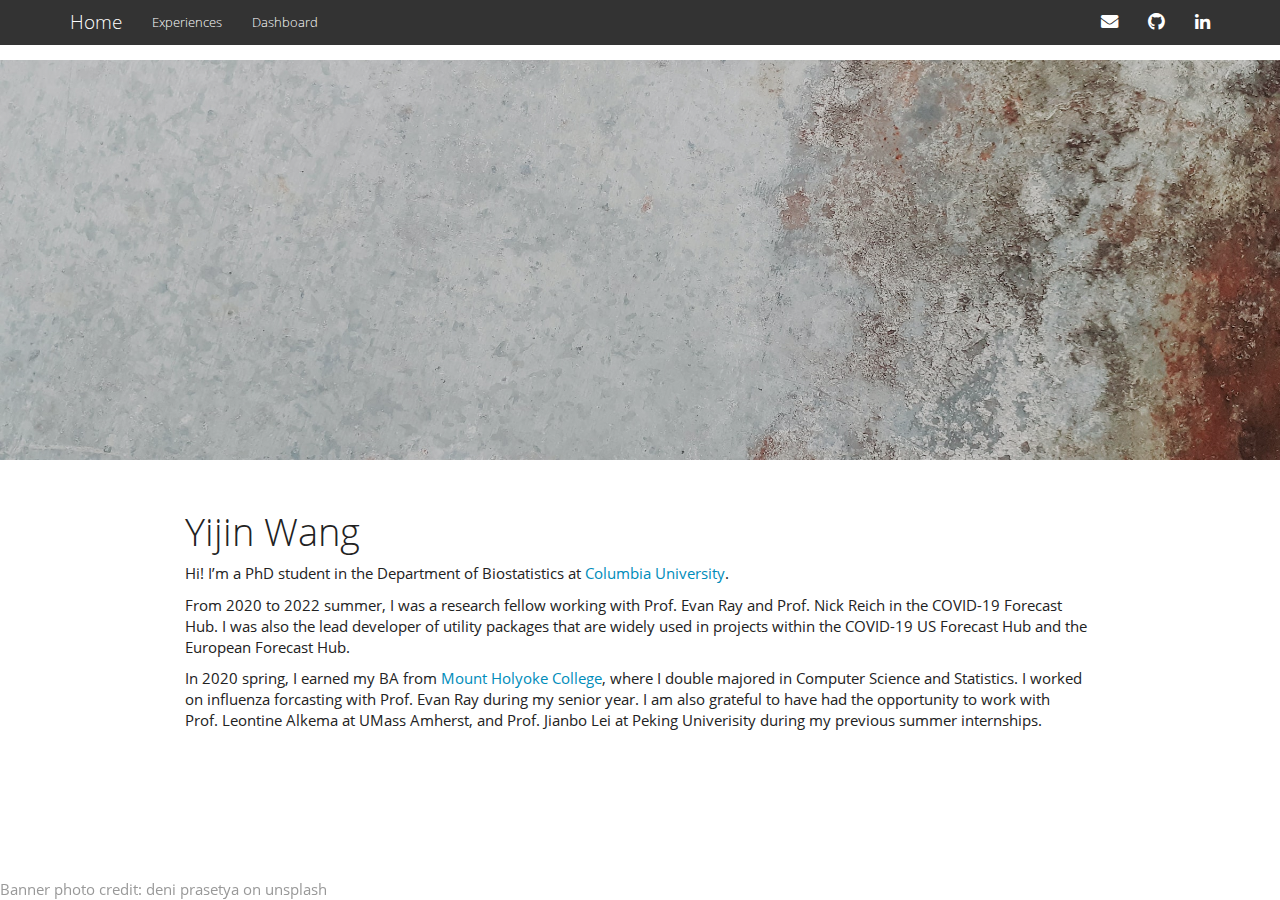
<file: index.html>
<!DOCTYPE html>

<html>

<head>

<meta charset="utf-8" />
<meta name="generator" content="pandoc" />
<meta http-equiv="X-UA-Compatible" content="IE=EDGE" />




<title>Yijin Wang</title>

<script src="site_libs/header-attrs-2.16/header-attrs.js"></script>
<script src="site_libs/jquery-3.6.0/jquery-3.6.0.min.js"></script>
<meta name="viewport" content="width=device-width, initial-scale=1" />
<link href="site_libs/bootstrap-3.3.5/css/yeti.min.css" rel="stylesheet" />
<script src="site_libs/bootstrap-3.3.5/js/bootstrap.min.js"></script>
<script src="site_libs/bootstrap-3.3.5/shim/html5shiv.min.js"></script>
<script src="site_libs/bootstrap-3.3.5/shim/respond.min.js"></script>
<style>h1 {font-size: 34px;}
       h1.title {font-size: 38px;}
       h2 {font-size: 30px;}
       h3 {font-size: 24px;}
       h4 {font-size: 18px;}
       h5 {font-size: 16px;}
       h6 {font-size: 12px;}
       code {color: inherit; background-color: rgba(0, 0, 0, 0.04);}
       pre:not([class]) { background-color: white }</style>
<script src="site_libs/navigation-1.1/tabsets.js"></script>
<link href="site_libs/highlightjs-9.12.0/default.css" rel="stylesheet" />
<script src="site_libs/highlightjs-9.12.0/highlight.js"></script>
<link href="site_libs/font-awesome-5.1.0/css/all.css" rel="stylesheet" />
<link href="site_libs/font-awesome-5.1.0/css/v4-shims.css" rel="stylesheet" />
<div class="hero-image"> 
        <div class="image-text">
          <div class="top-text"></div>
            <div class="bottom-text"></div>
        </div>
</div>

<style type="text/css">
  code{white-space: pre-wrap;}
  span.smallcaps{font-variant: small-caps;}
  span.underline{text-decoration: underline;}
  div.column{display: inline-block; vertical-align: top; width: 50%;}
  div.hanging-indent{margin-left: 1.5em; text-indent: -1.5em;}
  ul.task-list{list-style: none;}
    </style>

<style type="text/css">code{white-space: pre;}</style>
<script type="text/javascript">
if (window.hljs) {
  hljs.configure({languages: []});
  hljs.initHighlightingOnLoad();
  if (document.readyState && document.readyState === "complete") {
    window.setTimeout(function() { hljs.initHighlighting(); }, 0);
  }
}
</script>






<link rel="stylesheet" href="style.css" type="text/css" />



<style type = "text/css">
.main-container {
  max-width: 940px;
  margin-left: auto;
  margin-right: auto;
}
img {
  max-width:100%;
}
.tabbed-pane {
  padding-top: 12px;
}
.html-widget {
  margin-bottom: 20px;
}
button.code-folding-btn:focus {
  outline: none;
}
summary {
  display: list-item;
}
details > summary > p:only-child {
  display: inline;
}
pre code {
  padding: 0;
}
</style>


<style type="text/css">
.dropdown-submenu {
  position: relative;
}
.dropdown-submenu>.dropdown-menu {
  top: 0;
  left: 100%;
  margin-top: -6px;
  margin-left: -1px;
  border-radius: 0 6px 6px 6px;
}
.dropdown-submenu:hover>.dropdown-menu {
  display: block;
}
.dropdown-submenu>a:after {
  display: block;
  content: " ";
  float: right;
  width: 0;
  height: 0;
  border-color: transparent;
  border-style: solid;
  border-width: 5px 0 5px 5px;
  border-left-color: #cccccc;
  margin-top: 5px;
  margin-right: -10px;
}
.dropdown-submenu:hover>a:after {
  border-left-color: #adb5bd;
}
.dropdown-submenu.pull-left {
  float: none;
}
.dropdown-submenu.pull-left>.dropdown-menu {
  left: -100%;
  margin-left: 10px;
  border-radius: 6px 0 6px 6px;
}
</style>

<script type="text/javascript">
// manage active state of menu based on current page
$(document).ready(function () {
  // active menu anchor
  href = window.location.pathname
  href = href.substr(href.lastIndexOf('/') + 1)
  if (href === "")
    href = "index.html";
  var menuAnchor = $('a[href="' + href + '"]');

  // mark the anchor link active (and if it's in a dropdown, also mark that active)
  var dropdown = menuAnchor.closest('li.dropdown');
  if (window.bootstrap) { // Bootstrap 4+
    menuAnchor.addClass('active');
    dropdown.find('> .dropdown-toggle').addClass('active');
  } else { // Bootstrap 3
    menuAnchor.parent().addClass('active');
    dropdown.addClass('active');
  }

  // Navbar adjustments
  var navHeight = $(".navbar").first().height() + 15;
  var style = document.createElement('style');
  var pt = "padding-top: " + navHeight + "px; ";
  var mt = "margin-top: -" + navHeight + "px; ";
  var css = "";
  // offset scroll position for anchor links (for fixed navbar)
  for (var i = 1; i <= 6; i++) {
    css += ".section h" + i + "{ " + pt + mt + "}\n";
  }
  style.innerHTML = "body {" + pt + "padding-bottom: 40px; }\n" + css;
  document.head.appendChild(style);
});
</script>

<!-- tabsets -->

<style type="text/css">
.tabset-dropdown > .nav-tabs {
  display: inline-table;
  max-height: 500px;
  min-height: 44px;
  overflow-y: auto;
  border: 1px solid #ddd;
  border-radius: 4px;
}

.tabset-dropdown > .nav-tabs > li.active:before {
  content: "";
  font-family: 'Glyphicons Halflings';
  display: inline-block;
  padding: 10px;
  border-right: 1px solid #ddd;
}

.tabset-dropdown > .nav-tabs.nav-tabs-open > li.active:before {
  content: "&#xe258;";
  border: none;
}

.tabset-dropdown > .nav-tabs.nav-tabs-open:before {
  content: "";
  font-family: 'Glyphicons Halflings';
  display: inline-block;
  padding: 10px;
  border-right: 1px solid #ddd;
}

.tabset-dropdown > .nav-tabs > li.active {
  display: block;
}

.tabset-dropdown > .nav-tabs > li > a,
.tabset-dropdown > .nav-tabs > li > a:focus,
.tabset-dropdown > .nav-tabs > li > a:hover {
  border: none;
  display: inline-block;
  border-radius: 4px;
  background-color: transparent;
}

.tabset-dropdown > .nav-tabs.nav-tabs-open > li {
  display: block;
  float: none;
}

.tabset-dropdown > .nav-tabs > li {
  display: none;
}
</style>

<!-- code folding -->




</head>

<body>


<div class="container-fluid main-container">




<div class="navbar navbar-default  navbar-fixed-top" role="navigation">
  <div class="container">
    <div class="navbar-header">
      <button type="button" class="navbar-toggle collapsed" data-toggle="collapse" data-bs-toggle="collapse" data-target="#navbar" data-bs-target="#navbar">
        <span class="icon-bar"></span>
        <span class="icon-bar"></span>
        <span class="icon-bar"></span>
      </button>
      <a class="navbar-brand" href="index.html">Home</a>
    </div>
    <div id="navbar" class="navbar-collapse collapse">
      <ul class="nav navbar-nav">
        <li>
  <a href="about.html">Experiences</a>
</li>
<li>
  <a href="p8105_hw4_yw4005.html">Dashboard</a>
</li>
      </ul>
      <ul class="nav navbar-nav navbar-right">
        <li>
  <a href="mailto:&lt;yw4005@cumc.columbia.edu&gt;">
    <span class="fa fa-envelope fa-lg"></span>
     
  </a>
</li>
<li>
  <a href="http://github.com/Serena-Wang/">
    <span class="fa fa-github fa-lg"></span>
     
  </a>
</li>
<li>
  <a href="https://www.linkedin.com/in/syjwang/">
    <span class="fa fa-linkedin fa-lg"></span>
     
  </a>
</li>
      </ul>
    </div><!--/.nav-collapse -->
  </div><!--/.container -->
</div><!--/.navbar -->

<div id="header">



<h1 class="title toc-ignore">Yijin Wang</h1>

</div>


<p>Hi! I’m a PhD student in the Department of Biostatistics at <a
href="https://www.publichealth.columbia.edu/academics/departments/biostatistics">Columbia
University</a>.</p>
<p>From 2020 to 2022 summer, I was a research fellow working with
Prof. Evan Ray and Prof. Nick Reich in the COVID-19 Forecast Hub. I was
also the lead developer of utility packages that are widely used in
projects within the COVID-19 US Forecast Hub and the European Forecast
Hub.</p>
<p>In 2020 spring, I earned my BA from <a
href="https://www.mtholyoke.edu">Mount Holyoke College</a>, where I
double majored in Computer Science and Statistics. I worked on influenza
forcasting with Prof. Evan Ray during my senior year. I am also grateful
to have had the opportunity to work with Prof. Leontine Alkema at UMass
Amherst, and Prof. Jianbo Lei at Peking Univerisity during my previous
summer internships.</p>
<p><span class="navbar-fixed-bottom text-muted">Banner photo credit:
deni prasetya on unsplash</span></p>




</div>

<script>

// add bootstrap table styles to pandoc tables
function bootstrapStylePandocTables() {
  $('tr.odd').parent('tbody').parent('table').addClass('table table-condensed');
}
$(document).ready(function () {
  bootstrapStylePandocTables();
});


</script>

<!-- tabsets -->

<script>
$(document).ready(function () {
  window.buildTabsets("TOC");
});

$(document).ready(function () {
  $('.tabset-dropdown > .nav-tabs > li').click(function () {
    $(this).parent().toggleClass('nav-tabs-open');
  });
});
</script>

<!-- code folding -->


<!-- dynamically load mathjax for compatibility with self-contained -->
<script>
  (function () {
    var script = document.createElement("script");
    script.type = "text/javascript";
    script.src  = "https://mathjax.rstudio.com/latest/MathJax.js?config=TeX-AMS-MML_HTMLorMML";
    document.getElementsByTagName("head")[0].appendChild(script);
  })();
</script>

</body>
</html>
</file>
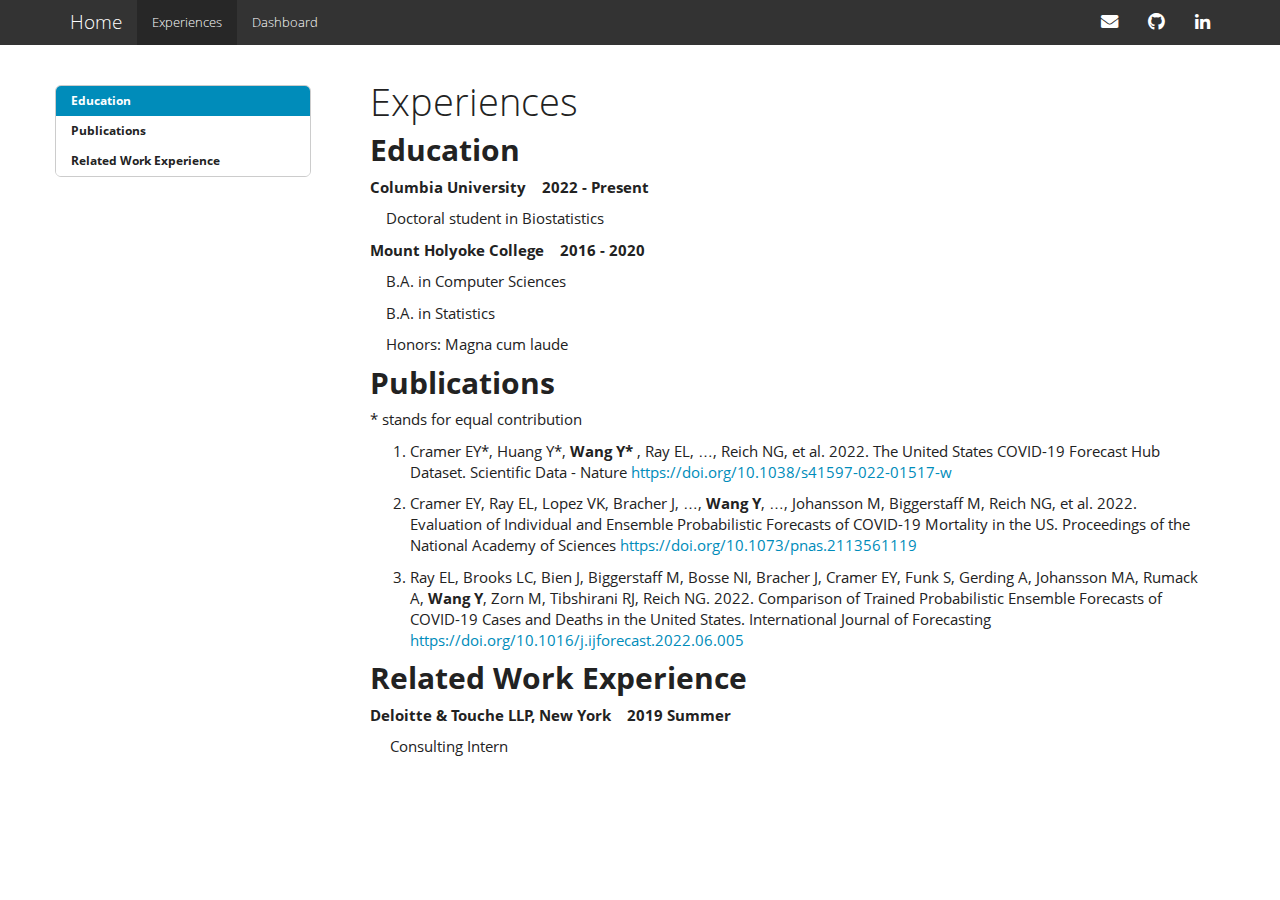
<file: about.html>
<!DOCTYPE html>

<html>

<head>

<meta charset="utf-8" />
<meta name="generator" content="pandoc" />
<meta http-equiv="X-UA-Compatible" content="IE=EDGE" />




<title>Experiences</title>

<script src="site_libs/header-attrs-2.16/header-attrs.js"></script>
<script src="site_libs/jquery-3.6.0/jquery-3.6.0.min.js"></script>
<meta name="viewport" content="width=device-width, initial-scale=1" />
<link href="site_libs/bootstrap-3.3.5/css/yeti.min.css" rel="stylesheet" />
<script src="site_libs/bootstrap-3.3.5/js/bootstrap.min.js"></script>
<script src="site_libs/bootstrap-3.3.5/shim/html5shiv.min.js"></script>
<script src="site_libs/bootstrap-3.3.5/shim/respond.min.js"></script>
<style>h1 {font-size: 34px;}
       h1.title {font-size: 38px;}
       h2 {font-size: 30px;}
       h3 {font-size: 24px;}
       h4 {font-size: 18px;}
       h5 {font-size: 16px;}
       h6 {font-size: 12px;}
       code {color: inherit; background-color: rgba(0, 0, 0, 0.04);}
       pre:not([class]) { background-color: white }</style>
<script src="site_libs/jqueryui-1.11.4/jquery-ui.min.js"></script>
<link href="site_libs/tocify-1.9.1/jquery.tocify.css" rel="stylesheet" />
<script src="site_libs/tocify-1.9.1/jquery.tocify.js"></script>
<script src="site_libs/navigation-1.1/tabsets.js"></script>
<link href="site_libs/highlightjs-9.12.0/default.css" rel="stylesheet" />
<script src="site_libs/highlightjs-9.12.0/highlight.js"></script>
<link href="site_libs/font-awesome-5.1.0/css/all.css" rel="stylesheet" />
<link href="site_libs/font-awesome-5.1.0/css/v4-shims.css" rel="stylesheet" />

<style type="text/css">
  code{white-space: pre-wrap;}
  span.smallcaps{font-variant: small-caps;}
  span.underline{text-decoration: underline;}
  div.column{display: inline-block; vertical-align: top; width: 50%;}
  div.hanging-indent{margin-left: 1.5em; text-indent: -1.5em;}
  ul.task-list{list-style: none;}
    </style>

<style type="text/css">code{white-space: pre;}</style>
<script type="text/javascript">
if (window.hljs) {
  hljs.configure({languages: []});
  hljs.initHighlightingOnLoad();
  if (document.readyState && document.readyState === "complete") {
    window.setTimeout(function() { hljs.initHighlighting(); }, 0);
  }
}
</script>









<style type = "text/css">
.main-container {
  max-width: 940px;
  margin-left: auto;
  margin-right: auto;
}
img {
  max-width:100%;
}
.tabbed-pane {
  padding-top: 12px;
}
.html-widget {
  margin-bottom: 20px;
}
button.code-folding-btn:focus {
  outline: none;
}
summary {
  display: list-item;
}
details > summary > p:only-child {
  display: inline;
}
pre code {
  padding: 0;
}
</style>


<style type="text/css">
.dropdown-submenu {
  position: relative;
}
.dropdown-submenu>.dropdown-menu {
  top: 0;
  left: 100%;
  margin-top: -6px;
  margin-left: -1px;
  border-radius: 0 6px 6px 6px;
}
.dropdown-submenu:hover>.dropdown-menu {
  display: block;
}
.dropdown-submenu>a:after {
  display: block;
  content: " ";
  float: right;
  width: 0;
  height: 0;
  border-color: transparent;
  border-style: solid;
  border-width: 5px 0 5px 5px;
  border-left-color: #cccccc;
  margin-top: 5px;
  margin-right: -10px;
}
.dropdown-submenu:hover>a:after {
  border-left-color: #adb5bd;
}
.dropdown-submenu.pull-left {
  float: none;
}
.dropdown-submenu.pull-left>.dropdown-menu {
  left: -100%;
  margin-left: 10px;
  border-radius: 6px 0 6px 6px;
}
</style>

<script type="text/javascript">
// manage active state of menu based on current page
$(document).ready(function () {
  // active menu anchor
  href = window.location.pathname
  href = href.substr(href.lastIndexOf('/') + 1)
  if (href === "")
    href = "index.html";
  var menuAnchor = $('a[href="' + href + '"]');

  // mark the anchor link active (and if it's in a dropdown, also mark that active)
  var dropdown = menuAnchor.closest('li.dropdown');
  if (window.bootstrap) { // Bootstrap 4+
    menuAnchor.addClass('active');
    dropdown.find('> .dropdown-toggle').addClass('active');
  } else { // Bootstrap 3
    menuAnchor.parent().addClass('active');
    dropdown.addClass('active');
  }

  // Navbar adjustments
  var navHeight = $(".navbar").first().height() + 15;
  var style = document.createElement('style');
  var pt = "padding-top: " + navHeight + "px; ";
  var mt = "margin-top: -" + navHeight + "px; ";
  var css = "";
  // offset scroll position for anchor links (for fixed navbar)
  for (var i = 1; i <= 6; i++) {
    css += ".section h" + i + "{ " + pt + mt + "}\n";
  }
  style.innerHTML = "body {" + pt + "padding-bottom: 40px; }\n" + css;
  document.head.appendChild(style);
});
</script>

<!-- tabsets -->

<style type="text/css">
.tabset-dropdown > .nav-tabs {
  display: inline-table;
  max-height: 500px;
  min-height: 44px;
  overflow-y: auto;
  border: 1px solid #ddd;
  border-radius: 4px;
}

.tabset-dropdown > .nav-tabs > li.active:before {
  content: "";
  font-family: 'Glyphicons Halflings';
  display: inline-block;
  padding: 10px;
  border-right: 1px solid #ddd;
}

.tabset-dropdown > .nav-tabs.nav-tabs-open > li.active:before {
  content: "&#xe258;";
  border: none;
}

.tabset-dropdown > .nav-tabs.nav-tabs-open:before {
  content: "";
  font-family: 'Glyphicons Halflings';
  display: inline-block;
  padding: 10px;
  border-right: 1px solid #ddd;
}

.tabset-dropdown > .nav-tabs > li.active {
  display: block;
}

.tabset-dropdown > .nav-tabs > li > a,
.tabset-dropdown > .nav-tabs > li > a:focus,
.tabset-dropdown > .nav-tabs > li > a:hover {
  border: none;
  display: inline-block;
  border-radius: 4px;
  background-color: transparent;
}

.tabset-dropdown > .nav-tabs.nav-tabs-open > li {
  display: block;
  float: none;
}

.tabset-dropdown > .nav-tabs > li {
  display: none;
}
</style>

<!-- code folding -->



<style type="text/css">

#TOC {
  margin: 25px 0px 20px 0px;
}
@media (max-width: 768px) {
#TOC {
  position: relative;
  width: 100%;
}
}

@media print {
.toc-content {
  /* see https://github.com/w3c/csswg-drafts/issues/4434 */
  float: right;
}
}

.toc-content {
  padding-left: 30px;
  padding-right: 40px;
}

div.main-container {
  max-width: 1200px;
}

div.tocify {
  width: 20%;
  max-width: 260px;
  max-height: 85%;
}

@media (min-width: 768px) and (max-width: 991px) {
  div.tocify {
    width: 25%;
  }
}

@media (max-width: 767px) {
  div.tocify {
    width: 100%;
    max-width: none;
  }
}

.tocify ul, .tocify li {
  line-height: 20px;
}

.tocify-subheader .tocify-item {
  font-size: 0.90em;
}

.tocify .list-group-item {
  border-radius: 0px;
}


</style>



</head>

<body>


<div class="container-fluid main-container">


<!-- setup 3col/9col grid for toc_float and main content  -->
<div class="row">
<div class="col-xs-12 col-sm-4 col-md-3">
<div id="TOC" class="tocify">
</div>
</div>

<div class="toc-content col-xs-12 col-sm-8 col-md-9">




<div class="navbar navbar-default  navbar-fixed-top" role="navigation">
  <div class="container">
    <div class="navbar-header">
      <button type="button" class="navbar-toggle collapsed" data-toggle="collapse" data-bs-toggle="collapse" data-target="#navbar" data-bs-target="#navbar">
        <span class="icon-bar"></span>
        <span class="icon-bar"></span>
        <span class="icon-bar"></span>
      </button>
      <a class="navbar-brand" href="index.html">Home</a>
    </div>
    <div id="navbar" class="navbar-collapse collapse">
      <ul class="nav navbar-nav">
        <li>
  <a href="about.html">Experiences</a>
</li>
<li>
  <a href="p8105_hw4_yw4005.html">Dashboard</a>
</li>
      </ul>
      <ul class="nav navbar-nav navbar-right">
        <li>
  <a href="mailto:&lt;yw4005@cumc.columbia.edu&gt;">
    <span class="fa fa-envelope fa-lg"></span>
     
  </a>
</li>
<li>
  <a href="http://github.com/Serena-Wang/">
    <span class="fa fa-github fa-lg"></span>
     
  </a>
</li>
<li>
  <a href="https://www.linkedin.com/in/syjwang/">
    <span class="fa fa-linkedin fa-lg"></span>
     
  </a>
</li>
      </ul>
    </div><!--/.nav-collapse -->
  </div><!--/.container -->
</div><!--/.navbar -->

<div id="header">



<h1 class="title toc-ignore">Experiences</h1>

</div>


<div id="education" class="section level2">
<h2><strong>Education</strong></h2>
<p><strong>Columbia University    2022 - Present</strong></p>
<p>    Doctoral student in Biostatistics</p>
<p><strong>Mount Holyoke College    2016 - 2020</strong></p>
<p>    B.A. in Computer Sciences</p>
<p>    B.A. in Statistics</p>
<p>    Honors: Magna cum laude</p>
</div>
<div id="publications" class="section level2">
<h2><strong>Publications</strong></h2>
<p>* stands for equal contribution</p>
<ol style="list-style-type: decimal">
<li><p>Cramer EY*, Huang Y*, <strong>Wang Y* </strong>, Ray EL, …, Reich
NG, et al. 2022. The United States COVID-19 Forecast Hub Dataset.
Scientific Data - Nature <a
href="https://doi.org/10.1038/s41597-022-01517-w"
class="uri">https://doi.org/10.1038/s41597-022-01517-w</a></p></li>
<li><p>Cramer EY, Ray EL, Lopez VK, Bracher J, …, <strong>Wang
Y</strong>, …, Johansson M, Biggerstaff M, Reich NG, et al. 2022.
Evaluation of Individual and Ensemble Probabilistic Forecasts of
COVID-19 Mortality in the US. Proceedings of the National Academy of
Sciences <a href="https://doi.org/10.1073/pnas.2113561119"
class="uri">https://doi.org/10.1073/pnas.2113561119</a></p></li>
<li><p>Ray EL, Brooks LC, Bien J, Biggerstaff M, Bosse NI, Bracher J,
Cramer EY, Funk S, Gerding A, Johansson MA, Rumack A, <strong>Wang
Y</strong>, Zorn M, Tibshirani RJ, Reich NG. 2022. Comparison of Trained
Probabilistic Ensemble Forecasts of COVID-19 Cases and Deaths in the
United States. International Journal of Forecasting <a
href="https://doi.org/10.1016/j.ijforecast.2022.06.005"
class="uri">https://doi.org/10.1016/j.ijforecast.2022.06.005</a></p></li>
</ol>
</div>
<div id="related-work-experience" class="section level2">
<h2><strong>Related Work Experience</strong></h2>
<p><strong>Deloitte &amp; Touche LLP, New York    2019
Summer</strong></p>
<p>     Consulting Intern</p>
</div>



</div>
</div>

</div>

<script>

// add bootstrap table styles to pandoc tables
function bootstrapStylePandocTables() {
  $('tr.odd').parent('tbody').parent('table').addClass('table table-condensed');
}
$(document).ready(function () {
  bootstrapStylePandocTables();
});


</script>

<!-- tabsets -->

<script>
$(document).ready(function () {
  window.buildTabsets("TOC");
});

$(document).ready(function () {
  $('.tabset-dropdown > .nav-tabs > li').click(function () {
    $(this).parent().toggleClass('nav-tabs-open');
  });
});
</script>

<!-- code folding -->

<script>
$(document).ready(function ()  {

    // temporarily add toc-ignore selector to headers for the consistency with Pandoc
    $('.unlisted.unnumbered').addClass('toc-ignore')

    // move toc-ignore selectors from section div to header
    $('div.section.toc-ignore')
        .removeClass('toc-ignore')
        .children('h1,h2,h3,h4,h5').addClass('toc-ignore');

    // establish options
    var options = {
      selectors: "h1,h2,h3",
      theme: "bootstrap3",
      context: '.toc-content',
      hashGenerator: function (text) {
        return text.replace(/[.\\/?&!#<>]/g, '').replace(/\s/g, '_');
      },
      ignoreSelector: ".toc-ignore",
      scrollTo: 0
    };
    options.showAndHide = true;
    options.smoothScroll = true;

    // tocify
    var toc = $("#TOC").tocify(options).data("toc-tocify");
});
</script>

<!-- dynamically load mathjax for compatibility with self-contained -->
<script>
  (function () {
    var script = document.createElement("script");
    script.type = "text/javascript";
    script.src  = "https://mathjax.rstudio.com/latest/MathJax.js?config=TeX-AMS-MML_HTMLorMML";
    document.getElementsByTagName("head")[0].appendChild(script);
  })();
</script>

</body>
</html>
</file>
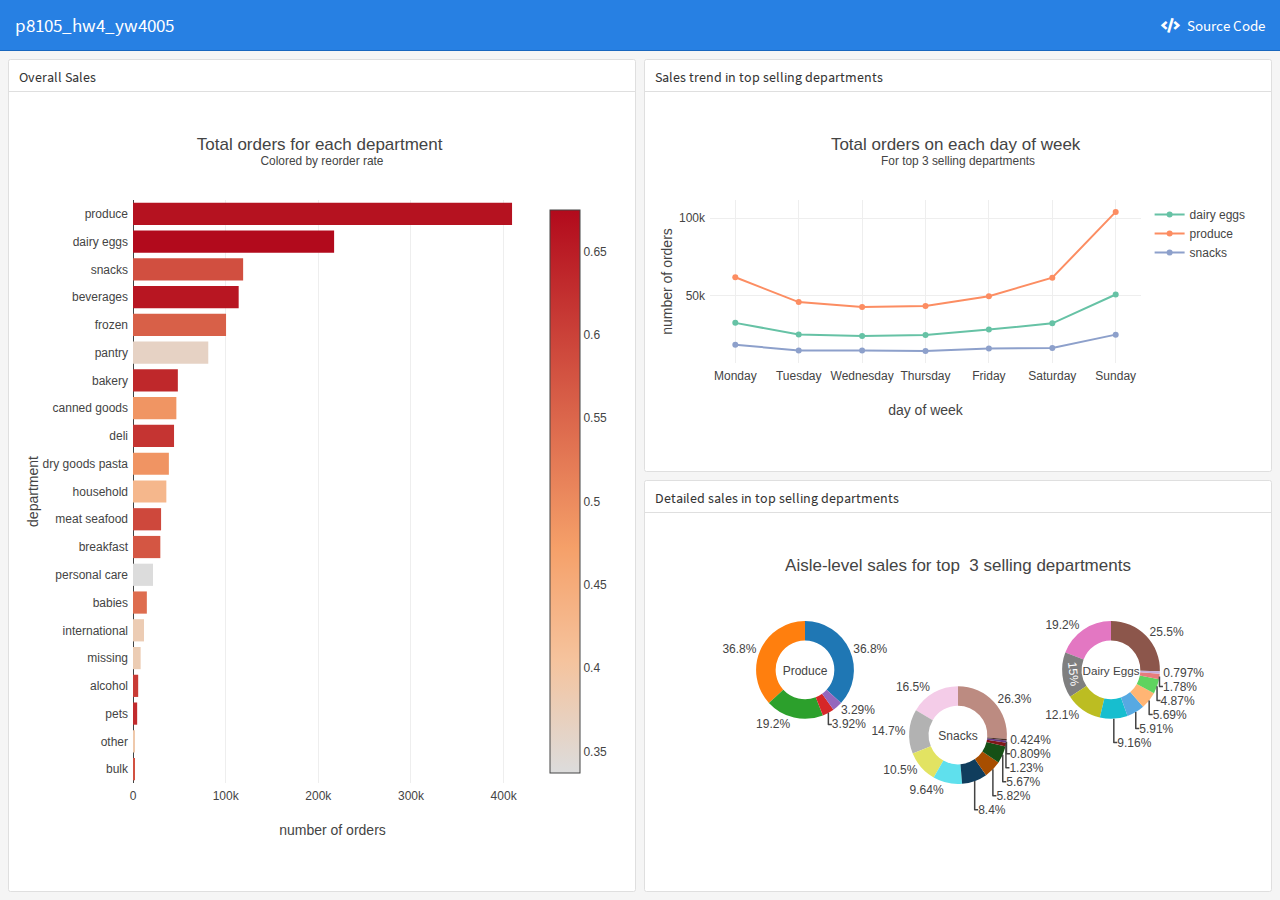
<file: p8105_hw4_yw4005.html>
<!DOCTYPE html>
<html xmlns="http://www.w3.org/1999/xhtml">
<head>

<meta charset="utf-8">
<meta http-equiv="Content-Type" content="text/html; charset=utf-8" />
<meta name="generator" content="pandoc" />



<title>p8105_hw4_yw4005</title>

<meta property="og:title" content="p8105_hw4_yw4005" />

<meta name='viewport' content='width=device-width, initial-scale=1.0, maximum-scale=1.0, user-scalable=no' />

<link rel="icon" href="data:image/x-icon;" type="image/x-icon">


<script type="text/javascript">
window.FlexDashboardComponents = [];
</script>

<script id="flexdashboard-navbar" type="application/json">
[{"title":"Source Code","icon":"fa-code","href":"source_embed","align":"right"}]
</script>
<script src="site_libs/header-attrs-2.16/header-attrs.js"></script>
<script src="site_libs/jquery-3.6.0/jquery-3.6.0.min.js"></script>
<meta name="viewport" content="width=device-width, initial-scale=1" />
<link href="site_libs/bootstrap-3.3.5/css/cosmo.min.css" rel="stylesheet" />
<script src="site_libs/bootstrap-3.3.5/js/bootstrap.min.js"></script>
<script src="site_libs/bootstrap-3.3.5/shim/html5shiv.min.js"></script>
<script src="site_libs/bootstrap-3.3.5/shim/respond.min.js"></script>
<style>h1 {font-size: 34px;}
       h1.title {font-size: 38px;}
       h2 {font-size: 30px;}
       h3 {font-size: 24px;}
       h4 {font-size: 18px;}
       h5 {font-size: 16px;}
       h6 {font-size: 12px;}
       code {color: inherit; background-color: rgba(0, 0, 0, 0.04);}
       pre:not([class]) { background-color: white }</style>
<script src="site_libs/stickytableheaders-0.1.19/jquery.stickytableheaders.min.js"></script>
<link href="site_libs/font-awesome-5.1.0/css/all.css" rel="stylesheet" />
<link href="site_libs/font-awesome-5.1.0/css/v4-shims.css" rel="stylesheet" />
<link href="site_libs/value-box-accent-static-0.6.0/theme-cosmo-value-box.css" rel="stylesheet" />
<link href="site_libs/featherlight-1.3.5/featherlight.min.css" rel="stylesheet" />
<script src="site_libs/featherlight-1.3.5/featherlight.min.js"></script>
<link href="site_libs/prism-1.4.1/prism.css" rel="stylesheet" />
<script src="site_libs/prism-1.4.1/prism.js"></script>
<link href="site_libs/flexdashboard-css-0.6.0/flexdashboard.min.css" rel="stylesheet" />
<link href="site_libs/flexdashboard-css-0.6.0/theme-cosmo.css" rel="stylesheet" />
<script src="site_libs/htmlwidgets-1.5.4/htmlwidgets.js"></script>
<script src="site_libs/plotly-binding-4.10.0/plotly.js"></script>
<script src="site_libs/typedarray-0.1/typedarray.min.js"></script>
<link href="site_libs/crosstalk-1.2.0/css/crosstalk.min.css" rel="stylesheet" />
<script src="site_libs/crosstalk-1.2.0/js/crosstalk.min.js"></script>
<link href="site_libs/plotly-htmlwidgets-css-2.5.1/plotly-htmlwidgets.css" rel="stylesheet" />
<script src="site_libs/plotly-main-2.5.1/plotly-latest.min.js"></script>
<style type="text/css">
/*
  CSS for flexdashboard.js' use of Sly(). The sizing/position of this CSS needs to be
  applied _before_ flexdashboard.js initializes, which is why this CSS has been pulled
  out from flexdashboard.scss and inlined in the document's head.
*/

.storyboard-nav button {
  background: transparent;
  border: 0;
  opacity: .3;
  outline: none;
  padding: 0;
}

.storyboard-nav button:hover,
.storyboard-nav button:hover {
  opacity: .5;
}

.storyboard-nav button:disabled,
.storyboard-nav button:disabled {
  opacity: .1;
}

.storyboard-nav .sbnext,
.storyboard-nav .sbprev {
  float: left;
  width: 2%;
  height: 120px;
}

.storyboard-nav .sbprev {
  text-align: left;
  width: 2%;
}

.storyboard-nav .sbnext {
  float: right;
  text-align: right;
  margin-right: 8px;
}

.storyboard-nav .sbframelist {
  margin: 0 auto;
  width: 94%;
  height: 120px;
  overflow: hidden;
  text-shadow: none;
  margin-bottom: 8px;
}

.storyboard-nav .sbframelist ul {
  list-style: none;
  margin: 0;
  padding: 0;
  height: 100%;
}

.storyboard-nav .sbframelist ul li {
  float: left;
  width: 270px;
  height: 100%;
  padding: 10px 10px 10px 10px;
  margin-right: 8px;
  text-align: left;
  cursor: pointer;
}

.storyboard-nav .sbframelist ul li:last-child {
  margin-right: 0px;
}

.sbframe-commentary {
  width: 300px;
}

.sbframe-commentary ul {
  padding-left: 22px;
}

.sbframe.active {
  display: flex;
}

.sbframe:not(.active) {
  display: none;
}
@media only screen and (min-width: 768px) {
html, body {
  height: 100%;
}

#dashboard-container {
  height: 100%;
}
}
</style>



</head>

<body>

<div class="navbar navbar-inverse navbar-fixed-top" role="navigation">
<div class="container-fluid">
<div class="navbar-header">

<span class="navbar-logo">
  
</span>
<span class="navbar-brand">
  p8105_hw4_yw4005
  <span class="navbar-author">
        </span>
</span>

<button id="navbar-button" type="button" class="navbar-toggle collapsed pull-right" data-toggle="collapse" data-bs-toggle="collapse" data-target="#navbar" data-bs-target="#navbar">
<span class="icon-bar"></span>
<span class="icon-bar"></span>
<span class="icon-bar"></span>
</button>

</div>
<div id="navbar" class="navbar-collapse collapse">
<ul class="nav navbar-nav navbar-left">
</ul>
<ul class="nav navbar-nav navbar-right">
</ul>
</div><!--/.nav-collapse-->
</div><!--/.container-->
</div><!--/.navbar-->

<script type="text/javascript">


var FlexDashboard = (function () {

  // initialize options
  var _options = {};

  var FlexDashboard = function() {

    // default options
    _options = $.extend(_options, {
      theme: "cosmo",
      fillPage: false,
      orientation: 'columns',
      storyboard: false,
      defaultFigWidth: 576,
      defaultFigHeight: 461,
      defaultFigWidthMobile: 360,
      defaultFigHeightMobile: 461,
      isMobile: false,
      isPortrait: false,
      resize_reload: true
    });
  };

  function init(options) {

    // extend default options
    $.extend(true, _options, options);

    // add ids to sections that don't have them (pandoc won't assign ids
    // to e.g. sections with titles consisting of only chinese characters)
    var nextId = 1;
    $('.level1:not([id]),.level2:not([id]),.level3:not([id])').each(function() {
      $(this).attr('id', 'dashboard-' + nextId++);
    });

    // find navbar items
    var navbarItems = $('#flexdashboard-navbar');
    if (navbarItems.length)
      navbarItems = JSON.parse(navbarItems.html());
    addNavbarItems(navbarItems);

    // find the main dashboard container
    var dashboardContainer = $('#dashboard-container');

    // resolve mobile classes
    resolveMobileClasses(dashboardContainer);

    // one time global initialization for components
    componentsInit(dashboardContainer);

    // look for a global sidebar
    var globalSidebar = dashboardContainer.find(".section.level1.sidebar");
    if (globalSidebar.length > 0) {

      // global layout for fullscreen displays
      if (!isMobilePhone()) {

         // hoist it up to the top level
         globalSidebar.insertBefore(dashboardContainer);

         // lay it out (set width/positions)
         layoutSidebar(globalSidebar, dashboardContainer);

      // tuck sidebar into first page for mobile phones
      } else {

        // convert it into a level3 section
        globalSidebar.removeClass('sidebar');
        globalSidebar.removeClass('level1');
        globalSidebar.addClass('level3');
        var h1 = globalSidebar.children('h1');
        var h3 = $('<h3></h3>');
        h3.append(h1.contents());
        h3.insertBefore(h1);
        h1.detach();

        // move it into the first page
        var page = dashboardContainer.find('.section.level1').first();
        if (page.length > 0)
          page.prepend(globalSidebar);
      }
    }

    // look for pages to layout
    var pages = $('div.section.level1');
    if (pages.length > 0) {

        // find the navbar and collapse on clicked
        var navbar = $('#navbar');
        navbar.on("click", "a[data-toggle!=dropdown]", null, function () {
           navbar.collapse('hide');
        });

        // envelop the dashboard container in a tab content div
        dashboardContainer.wrapInner('<div class="tab-content"></div>');

        pages.each(function(index) {

          // lay it out
          layoutDashboardPage($(this));

          // add it to the navbar
          addToNavbar($(this), index === 0);

        });

    } else {

      // remove the navbar and navbar button if we don't
      // have any navbuttons
      if (navbarItems.length === 0) {
        $('#navbar').remove();
        $('#navbar-button').remove();
      }

      // add the storyboard class if requested
      if (_options.storyboard)
        dashboardContainer.addClass('storyboard');

      // layout the entire page
      layoutDashboardPage(dashboardContainer);
    }

    // if we are in shiny we need to trigger a window resize event to
    // force correct layout of shiny-bound-output elements
    if (isShinyDoc())
      $(window).trigger('resize');

    // make main components visible
    $('.section.sidebar').css('visibility', 'visible');
    dashboardContainer.css('visibility', 'visible');

    // handle location hash
    handleLocationHash();

    // intialize prism highlighting
    initPrismHighlighting();

    // record mobile and orientation state then register a handler
    // to refresh if resize_reload is set to true and it changes
    _options.isMobile = isMobilePhone();
    _options.isPortrait = isPortrait();
    if (_options.resize_reload) {
      $(window).on('resize', function() {
        if (_options.isMobile !== isMobilePhone() ||
            _options.isPortrait !== isPortrait()) {
          window.location.reload();
        }
      });
    } else {
      // if in desktop mode and resizing to mobile, make sure the heights are 100%
      // This enforces what `fillpage.css` does for "wider" pages.
      // Since we are not reloading once the page becomes small, we need to force the height to 100%
      // This is a new situation introduced when `_options.resize_reload` is `false`
      if (! _options.isMobile) {
        // only add if `fillpage.css` was added in the first place
        if (_options.fillPage) {
          // fillpage.css
          $("html,body,#dashboard").css("height", "100%");
        }
      }
    }
    // trigger layoutcomplete event
    dashboardContainer.trigger('flexdashboard:layoutcomplete');
  }

  function resolveMobileClasses(dashboardContainer) {
     // add top level layout class
    dashboardContainer.addClass(isMobilePhone() ? 'mobile-layout' :
                                                  'desktop-layout');

    // look for .mobile sections and add .no-mobile to their peers
    var mobileSections = $('.section.mobile');
    mobileSections.each(function() {
       var id = $(this).attr('id');
       var nomobileId = id.replace(/-\d+$/, '');
       $('#' + nomobileId).addClass('no-mobile');
    });
  }

  function addNavbarItems(navbarItems) {

    var navbarLeft = $('ul.navbar-left');
    var navbarRight = $('ul.navbar-right');

    for (var i = 0; i<navbarItems.length; i++) {

      // get the item
      var item = navbarItems[i];

      // determine the container
      var container = null;
      if (item.align === "left")
        container = navbarLeft;
      else
        container = navbarRight;

      // navbar menu if we have multiple items
      if (item.items) {
        var menu = navbarMenu(null, item.icon, item.title, container);
        for (var j = 0; j<item.items.length; j++) {
          var subItem = item.items[j];
          var li = $('<li></li>');
          var a = navbarLink(subItem.icon, subItem.title, subItem.href, subItem.target);
          a.removeClass("nav-link").addClass("dropdown-item");
          li.append(a);
          menu.append(li);
        }
      } else {
        var li = $('<li class="nav-item"></li>');
        li.append(navbarLink(item.icon, item.title, item.href, item.target));
        container.append(li);
      }
    }
  }

  // create or get a reference to an existing dropdown menu
  function navbarMenu(id, icon, title, container) {
    var existingMenu = [];
    if (id)
      existingMenu = container.children('#' + id);
    if (existingMenu.length > 0) {
      return existingMenu.children('ul');
    } else {
      var li = $('<li class="nav-item"></li>');
      if (id)
        li.attr('id', id);
      li.addClass('dropdown');
      // auto add "Share" title on mobile if necessary
      if (!title && icon && (icon === "fa-share-alt") && isMobilePhone())
        title = "Share";
      if (title) {
        title = title + ' <span class="caret"></span>';
      }
      var a = navbarLink(icon, title, "#");
      a.addClass('dropdown-toggle');
      a.attr('data-toggle', 'dropdown');
      a.attr('data-bs-toggle', 'dropdown');
      a.attr('role', 'button');
      a.attr('aria-expanded', 'false');
      li.append(a);
      var ul = $('<ul class="dropdown-menu"></ul>');
      ul.attr('role', 'menu');
      li.append(ul);
      container.append(li);
      return ul;
    }
  }

  function addToNavbar(page, active) {

    // capture the id and data-icon attribute (if any)
    var id = page.attr('id');
    var icon = page.attr('data-icon');
    var navmenu = page.attr('data-navmenu');

    // get hidden state (transfer this to navbar)
    var hidden = page.hasClass('hidden');
    page.removeClass('hidden');

    // sanitize the id for use with bootstrap tabs
    id = id.replace(/[.\/?&!#<>]/g, '').replace(/\s/g, '_');
    page.attr('id', id);

    // get the wrapper
    var wrapper = page.closest('.dashboard-page-wrapper');

    // move the id to the wrapper
    page.removeAttr('id');
    wrapper.attr('id', id);

    // add the tab-pane class to the wrapper
    wrapper.addClass('tab-pane');
    if (active)
      wrapper.addClass('active');

    // get a reference to the h1, discover its inner contens, then detach it
    var h1 = wrapper.find('h1').first();
    var title = h1.contents();
    h1.detach();

    // create a navbar item
    var li = $('<li></li>');
    var a = navbarLink(icon, title, '#' + id);
    a.attr('data-toggle', 'tab');
    li.append(a);

    // add it to the navbar (or navbar menu if specified)
    var container = $('ul.navbar-left');
    if (navmenu) {
      var menuId = navmenu.replace(/\s+/g, '');
      var menu = navbarMenu(menuId, null, navmenu, container);
      li.find("> a").removeClass("nav-link").addClass("dropdown-item");
      menu.append(li);
    } else {
      li.addClass("nav-item")
      container.append(li);
    }

    // hide it if requested
    if (hidden)
      li.addClass('hidden');
  }

  function navbarLink(icon, title, href, target) {

    var a = $('<a class="nav-link"></a>');
    if (icon) {

      // get the name of the icon set and icon
      var dashPos = icon.indexOf("-");
      var iconSet = null;
      var iconSplit = icon.split(" ");
      if (iconSplit.length > 1) {
        iconSet = iconSplit[0];
        icon = iconSplit.slice(1).join(" ");
      } else {
        iconSet = icon.substring(0, dashPos);
      }
      var iconName = icon.substring(dashPos + 1);

      // create the icon
      var iconElement = $('<span class="' + iconSet + ' ' + icon + '"></span>');
      if (title)
        iconElement.css('margin-right', '7px');
      a.append(iconElement);
      // if href is null see if we can auto-generate based on icon (e.g. social)
      if (!href)
        maybeGenerateLinkFromIcon(iconName, a);
    }
    if (title)
      a.append(title);

    // add the href.
    if (href) {
      if (href === "source_embed") {
        a.attr('href', '#');
        a.attr('data-featherlight', "#flexdashboard-source-code");
        a.featherlight({
            beforeOpen: function(event){
              $('body').addClass('unselectable');
            },
            afterClose: function(event){
              $('body').removeClass('unselectable');
            }
        });
      } else {
        a.attr('href', href);
      }
    }

    // add the arget
    if (target)
      a.attr('target', target);

    return a;
  }

  // auto generate a link from an icon name (e.g. twitter) when possible
  function maybeGenerateLinkFromIcon(iconName, a) {

     var serviceLinks = {
      "twitter": "https://twitter.com/share?text=" + encodeURIComponent(document.title) + "&url="+encodeURIComponent(location.href),
      "facebook": "https://www.facebook.com/sharer/sharer.php?s=100&p[url]="+encodeURIComponent(location.href),
      "linkedin": "https://www.linkedin.com/shareArticle?mini=true&url="+encodeURIComponent(location.href) + "&title=" + encodeURIComponent(document.title),
      "pinterest": "https://pinterest.com/pin/create/link/?url="+encodeURIComponent(location.href) + "&description=" + encodeURIComponent(document.title)
    };

    var makeSocialLink = function(a, href) {
      a.attr('href', '#');
      a.on('click', function(e) {
        e.preventDefault();
        window.open(href);
      });
    };

    $.each(serviceLinks, function(key, value) {
      if (iconName.indexOf(key) !== -1)
        makeSocialLink(a, value);
    });
  }

  // layout a dashboard page
  function layoutDashboardPage(page) {

    // use a page wrapper so that free form content above the
    // dashboard appears at the top rather than the side (as it
    // would without the wrapper in a column orientation)
    var wrapper = $('<div class="dashboard-page-wrapper"></div>');
    page.wrap(wrapper);

    // if there are no level2 or level3 headers synthesize a level3
    // header to contain the (e.g. frame it, scroll container, etc.)
    var headers = page.find('h2,h3');
    if (headers.length === 0)
      page.wrapInner('<div class="section level3"></div>');

    // hoist up any content before level 2 or level 3 headers
    var children = page.children();
    children.each(function(index) {
      if ($(this).hasClass('level2') || $(this).hasClass('level3'))
        return false;
      $(this).insertBefore(page);
    });

    // determine orientation and fillPage behavior for distinct media
    var orientation, fillPage, storyboard;

    // media: mobile phone
    if (isMobilePhone()) {

      // if there is a sidebar we need to ensure it's content
      // is properly framed as an h3
      var sidebar = page.find('.section.sidebar');
      sidebar.removeClass('sidebar');
      sidebar.wrapInner('<div class="section level3"></div>');
      var h2 = sidebar.find('h2');
      var h3 = $('<h3></h3>');
      h3.append(h2.contents());
      h3.insertBefore(h2);
      h2.detach();

      // wipeout h2 elements then enclose them in a single h2
      var level2 = page.find('div.section.level2');
      level2.each(function() {
        level2.children('h2').remove();
        level2.children().unwrap();
      });
      page.wrapInner('<div class="section level2"></div>');

      // substitute mobile images
      if (isPortrait()) {
        var mobileFigures = $('img.mobile-figure');
        mobileFigures.each(function() {
          // get the src (might be base64 encoded)
          var src = $(this).attr('src');

          // find it's peer
          var id = $(this).attr('data-mobile-figure-id');
          var img = $('img[data-figure-id=' + id + "]");
          img.attr('src', src)
             .attr('width', _options.defaultFigWidthMobile)
             .attr('height', _options.defaultFigHeightMobile);
        });
      }

      // hoist storyboard commentary into it's own section
      if (page.hasClass('storyboard')) {
        var commentaryHR = page.find('div.section.level3 hr');
        commentaryHR.each(function() {
          var commentary = $(this).nextAll().detach();
          var commentarySection = $('<div class="section level3"></div>');
          commentarySection.append(commentary);
          commentarySection.insertAfter($(this).closest('div.section.level3'));
          $(this).remove();
        });
      }

      // force a non full screen layout by columns
      orientation = _options.orientation = 'columns';
      fillPage = _options.fillPage = false;
      storyboard = _options.storyboard = false;

    // media: desktop
    } else {

      // determine orientation
      orientation = page.attr('data-orientation');
      if (orientation !== 'rows' && orientation != 'columns')
        orientation = _options.orientation;

      // determine storyboard mode
      storyboard = page.hasClass('storyboard');

      // fillPage based on options (force for storyboard)
      fillPage = _options.fillPage || storyboard;

      // handle sidebar
      var sidebar = page.find('.section.level2.sidebar');
      if (sidebar.length > 0)
        layoutSidebar(sidebar, page);
    }

    // give it and it's parent divs height: 100% if we are in fillPage mode
    if (fillPage) {
      page.addClass('vertical-layout-fill');
      page.css('height', '100%');
      page.parents('div').css('height', '100%');
    } else {
      page.addClass('vertical-layout-scroll');
    }

    // perform the layout
    if (storyboard)
      layoutPageAsStoryboard(page);
    else if (orientation === 'rows')
      layoutPageByRows(page, fillPage);
    else if (orientation === 'columns')
      layoutPageByColumns(page, fillPage);
  }

  function layoutSidebar(sidebar, content) {

    // get it out of the header hierarchy
    sidebar = sidebar.first();
    if (sidebar.hasClass('level1')) {
      sidebar.removeClass('level1');
      sidebar.children('h1').remove();
    } else if (sidebar.hasClass('level2')) {
      sidebar.removeClass('level2');
      sidebar.children('h2').remove();
    }

    // determine width
    var sidebarWidth = isTablet() ? 220 : 250;
    var dataWidth = parseInt(sidebar.attr('data-width'));
    if (dataWidth)
      sidebarWidth = dataWidth;

    // set the width and shift the page right to accomodate the sidebar
    sidebar.css('width', sidebarWidth + 'px');
    content.css('padding-left', sidebarWidth + 'px');

    // wrap it's contents in a form
    sidebar.wrapInner($('<form></form>'));
  }

  function layoutPageAsStoryboard(page) {

    // create storyboard navigation
    var nav = $('<div class="storyboard-nav"></div>');

    // add navigation buttons
    var prev = $('<button class="sbprev"><i class="fa fa-angle-left"></i></button>');
    nav.append(prev);
    var next= $('<button class="sbnext"><i class="fa fa-angle-right"></i></button>');
    nav.append(next);

    // add navigation frame
    var frameList = $('<div class="sbframelist"></div>');
    nav.append(frameList);
    var ul = $('<ul></ul>');
    frameList.append(ul);

     // find all the level3 sections (those are the storyboard frames)
    var frames = page.find('div.section.level3');
    frames.each(function() {

      // mark it
      $(this).addClass('sbframe');

      // divide it into chart content and (optional) commentary
      $(this).addClass('dashboard-column-orientation');

      // stuff the chart into it's own div w/ flex
      $(this).wrapInner('<div class="sbframe-component"></div>');
      setFlex($(this), 1);
      var frame = $(this).children('.sbframe-component');

      // extract the title from the h3
      var li = $('<li></li>');
      var h3 = frame.children('h3');
      li.append(h3.contents());
      h3.detach();
      ul.append(li);

      // extract commentary
      var hr = frame.children('hr');
      if (hr.length) {
        var commentary = hr.nextAll().detach();
        hr.remove();
        var commentaryFrame = $('<div class="sbframe-commentary"></div>');
        commentaryFrame.addClass('flowing-content-shim');
        commentaryFrame.addClass('flowing-content-container');
        commentaryFrame.append(commentary);
        $(this).append(commentaryFrame);

        // look for a data-commentary-width attribute
        var commentaryWidth = $(this).attr('data-commentary-width');
        if (commentaryWidth)
          commentaryFrame.css('width', commentaryWidth + 'px');
      }

      // layout the chart (force flex)
      var result = layoutChart(frame, true);

      // ice the notes if there are none
      if (!result.notes)
        frame.find('.chart-notes').remove();

      // set flex on chart
      setFlex(frame, 1);
    });

    // create a div to hold all the frames
    var frameContent = $('<div class="sbframe-content"></div>');
    frameContent.addClass('dashboard-row-orientation');
    frameContent.append(frames.detach());

    // row orientation to stack nav and frame content
    page.addClass('dashboard-row-orientation');
    page.append(nav);
    page.append(frameContent);
    setFlex(frameContent, 1);

    // initialize sly
    var sly = new Sly(frameList, {
    		horizontal: true,
    		itemNav: 'basic',
    		smart: true,
    		activateOn: 'click',
    		startAt: 0,
    		scrollBy: 1,
    		activatePageOn: 'click',
    		speed: 200,
    		moveBy: 600,
    		dragHandle: true,
    		dynamicHandle: true,
    		clickBar: true,
    		keyboardNavBy: 'items',
    		next: next,
    		prev: prev
    	}).init();

    // make first frame active
    frames.removeClass('active');
    frames.first().addClass('active');

    // subscribe to frame changed events
    sly.on('active', function (eventName, itemIndex) {
      frames.removeClass('active');
      frames.eq(itemIndex).addClass('active')
                          .trigger('shown');
    });
  }

  function layoutPageByRows(page, fillPage) {

    // row orientation
    page.addClass('dashboard-row-orientation');

    // find all the level2 sections (those are the rows)
    var rows = page.find('div.section.level2');

    // if there are no level2 sections then treat the
    // entire page as if it's a level 2 section
    if (rows.length === 0) {
      page.wrapInner('<div class="section level2"></div>');
      rows = page.find('div.section.level2');
    }

    rows.each(function () {

      // flags
      var haveNotes = false;
      var haveFlexHeight = true;

      // remove the h2
      $(this).children('h2').remove();

      // check for a tabset
      var isTabset = $(this).hasClass('tabset');
      if (isTabset)
        layoutTabset($(this));

      // give it row layout semantics if it's not a tabset
      if (!isTabset)
        $(this).addClass('dashboard-row');

      // find all of the level 3 subheads
      var columns = $(this).find('div.section.level3');

      // determine figureSizes sizes
      var figureSizes = chartFigureSizes(columns);

      // fixup the columns
      columns.each(function(index) {

        // layout the chart (force flex if we are in a tabset)
        var result = layoutChart($(this), isTabset);

        // update flexHeight state
        if (!result.flex)
          haveFlexHeight = false;

        // update state
        if (result.notes)
          haveNotes = true;

        // set the column flex based on the figure width
        // (value boxes will just get the default figure width)
        var chartWidth = figureSizes[index].width;
        setFlex($(this), chartWidth + ' ' + chartWidth + ' 0px');

      });

      // remove empty chart note divs
      if (isTabset)
        $(this).find('.chart-notes').filter(function() {
            return $(this).html() === "&nbsp;";
        }).remove();
      if (!haveNotes)
        $(this).find('.chart-notes').remove();

       // make it a flexbox row
      if (haveFlexHeight)
        $(this).addClass('dashboard-row-flex');

      // now we can set the height on all the wrappers (based on maximum
      // figure height + room for title and notes, or data-height on the
      // container if specified). However, don't do this if there is
      // no flex on any of the constituent columns
      var flexHeight = null;
      var dataHeight = parseInt($(this).attr('data-height'));
      if (dataHeight)
        flexHeight = adjustedHeight(dataHeight, columns.first());
      else if (haveFlexHeight)
        flexHeight = maxChartHeight(figureSizes, columns);
      if (flexHeight) {
        if (fillPage)
          setFlex($(this), flexHeight + ' ' + flexHeight + ' 0px');
        else {
          $(this).css('height', flexHeight + 'px');
          setFlex($(this), '0 0 ' + flexHeight + 'px');
        }
      }

    });
  }

  function layoutPageByColumns(page, fillPage) {

    // column orientation
    page.addClass('dashboard-column-orientation');

    // find all the level2 sections (those are the columns)
    var columns = page.find('div.section.level2');

    // if there are no level2 sections then treat the
    // entire page as if it's a level 2 section
    if (columns.length === 0) {
      page.wrapInner('<div class="section level2"></div>');
      columns = page.find('div.section.level2');
    }

    // layout each column
    columns.each(function (index) {

      // remove the h2
      $(this).children('h2').remove();

      // make it a flexbox column
      $(this).addClass('dashboard-column');

      // check for a tabset
      var isTabset = $(this).hasClass('tabset');
      if (isTabset)
        layoutTabset($(this));

      // find all the h3 elements
      var rows = $(this).find('div.section.level3');

      // get the figure sizes for the rows
      var figureSizes = chartFigureSizes(rows);

      // column flex is the max row width (or data-width if specified)
      var flexWidth;
      var dataWidth = parseInt($(this).attr('data-width'));
      if (dataWidth)
        flexWidth = dataWidth;
      else
        flexWidth = maxChartWidth(figureSizes);
      setFlex($(this), flexWidth + ' ' + flexWidth + ' 0px');

      // layout each chart
      rows.each(function(index) {

        // perform the layout
        var result = layoutChart($(this), false);

        // ice the notes if there are none
        if (!result.notes)
          $(this).find('.chart-notes').remove();

        // set flex height based on figHeight, then adjust
        if (result.flex) {
          var chartHeight = figureSizes[index].height;
          chartHeight = adjustedHeight(chartHeight, $(this));
          if (fillPage)
            setFlex($(this), chartHeight + ' ' + chartHeight + ' 0px');
          else {
            $(this).css('height', chartHeight + 'px');
            setFlex($(this), chartHeight + ' ' + chartHeight + ' ' + chartHeight + 'px');
          }
        }
      });
    });
  }

  function chartFigureSizes(charts) {

    // sizes
    var figureSizes = new Array(charts.length);

    // check each chart
    charts.each(function(index) {

      // start with default
      figureSizes[index] = {
        width: _options.defaultFigWidth,
        height: _options.defaultFigHeight
      };

      // look for data-height or data-width then knit options
      var dataWidth = parseInt($(this).attr('data-width'));
      var dataHeight = parseInt($(this).attr('data-height'));
      var knitrOptions = $(this).find('.knitr-options:first');
      var knitrWidth, knitrHeight;
      if (knitrOptions) {
        knitrWidth = parseInt(knitrOptions.attr('data-fig-width'));
        knitrHeight =  parseInt(knitrOptions.attr('data-fig-height'));
      }

      // width
      if (dataWidth)
        figureSizes[index].width = dataWidth;
      else if (knitrWidth)
        figureSizes[index].width = knitrWidth;

      // height
      if (dataHeight)
        figureSizes[index].height = dataHeight;
      else if (knitrHeight)
        figureSizes[index].height = knitrHeight;
    });

    // return sizes
    return figureSizes;
  }

  function maxChartHeight(figureSizes, charts) {

    // first compute the maximum height
    var maxHeight = _options.defaultFigHeight;
    for (var i = 0; i<figureSizes.length; i++)
      if (figureSizes[i].height > maxHeight)
        maxHeight = figureSizes[i].height;

    // now add offests for chart title and chart notes
    if (charts.length)
      maxHeight = adjustedHeight(maxHeight, charts.first());

    return maxHeight;
  }

  function adjustedHeight(height, chart) {
    if (chart.length > 0) {
      var chartTitle = chart.find('.chart-title');
      if (chartTitle.length)
        height += chartTitle.first().outerHeight();
      var chartNotes = chart.find('.chart-notes');
      if (chartNotes.length)
        height += chartNotes.first().outerHeight();
    }
    return height;
  }

  function maxChartWidth(figureSizes) {
    var maxWidth = _options.defaultFigWidth;
    for (var i = 0; i<figureSizes.length; i++)
      if (figureSizes[i].width > maxWidth)
        maxWidth = figureSizes[i].width;
    return maxWidth;
  }

  // layout a chart
  function layoutChart(chart, forceFlex) {

    // state to return
    var result = {
      notes: false,
      flex: false
    };

    // extract the title
    var title = extractTitle(chart);

    // find components that apply to this container
    var components = componentsFind(chart);

    // if it's a custom component then call it and return
    var customComponents = componentsCustom(components);
    if (customComponents.length) {
      componentsLayout(customComponents, title, chart);
      result.notes = false;
      result.flex = forceFlex || componentsFlex(customComponents);
      return result;
    }

    // put all the content in a chart wrapper div
    chart.addClass('chart-wrapper');
    chart.wrapInner('<div class="chart-stage"></div>');
    var chartContent = chart.children('.chart-stage');

    // flex the content if appropriate
    result.flex = forceFlex || componentsFlex(components);
    if (result.flex) {
      // add flex classes
      chart.addClass('chart-wrapper-flex');
      chartContent.addClass('chart-stage-flex');

      // additional shim to break out of flexbox sizing
      chartContent.wrapInner('<div class="chart-shim"></div>');
      chartContent = chartContent.children('.chart-shim');
    }

    // set custom data-padding attribute
    var pad = chart.attr('data-padding');
    if (pad) {
      if (pad === "0")
        chart.addClass('no-padding');
      else {
        pad = pad + 'px';
        chartContent.css('left', pad)
                    .css('top', pad)
                    .css('right', pad)
                    .css('bottom', pad)
      }
    }

    // call compoents
    componentsLayout(components, title, chartContent);

    // also activate components on shiny output
    findShinyOutput(chartContent).on('shiny:value',
      function(event) {
        var element = $(event.target);
        setTimeout(function() {

          // see if we opted out of flex based on our output (for shiny
          // we can't tell what type of output we have until after the
          // value is bound)
          var components = componentsFind(element);
          var flex = forceFlex || componentsFlex(components);
          if (!flex) {
            chart.css('height', "");
            setFlex(chart, "");
            chart.removeClass('chart-wrapper-flex');
            chartContent.removeClass('chart-stage-flex');
            chartContent.children().unwrap();
          }

          // perform layout
          componentsLayout(components, title, element.parent());
        }, 10);
      });

    // add the title
    var chartTitle = $('<div class="chart-title"></div>');
    chartTitle.append(title);
    chart.prepend(chartTitle);

    // add the notes section
    var chartNotes = $('<div class="chart-notes"></div>');
    chartNotes.html('&nbsp;');
    chart.append(chartNotes);

    // attempt to extract notes if we have a component
    if (components.length)
      result.notes = extractChartNotes(chartContent, chartNotes);

    // return result
    return result;
  }

  // build a tabset from a section div with the .tabset class
  function layoutTabset(tabset) {

    // check for fade option
    var fade = tabset.hasClass("tabset-fade");
    var pills = tabset.hasClass("tabset-pills");
    var navClass = pills ? "nav-pills" : "nav-tabs";

    // determine the heading level of the tabset and tabs
    var match = tabset.attr('class').match(/level(\d) /);
    if (match === null)
      return;
    var tabsetLevel = Number(match[1]);
    var tabLevel = tabsetLevel + 1;

    // find all subheadings immediately below
    var tabs = tabset.find("div.section.level" + tabLevel);
    if (!tabs.length)
      return;

    // create tablist and tab-content elements
    var tabList = $('<ul class="nav ' + navClass + '" role="tablist"></ul>');
    $(tabs[0]).before(tabList);
    var tabContent = $('<div class="tab-content"></div>');
    $(tabs[0]).before(tabContent);

    // build the tabset
    var activeTab = 0;
    tabs.each(function(i) {

      // get the tab div
      var tab = $(tabs[i]);

      // get the id then sanitize it for use with bootstrap tabs
      var id = tab.attr('id');

      // see if this is marked as the active tab
      if (tab.hasClass('active'))
        activeTab = i;

      // sanitize the id for use with bootstrap tabs
      id = id.replace(/[.\/?&!#<>]/g, '').replace(/\s/g, '_');
      tab.attr('id', id);

      // get the heading element within it and grab it's text
      var heading = tab.find('h' + tabLevel + ':first');
      var headingDom = heading.contents();

      // build and append the tab list item
      var a = $('<a role="tab" data-toggle="tab" class="nav-link"></a>');
      a.append(headingDom);
      a.attr('href', '#' + id);
      a.attr('aria-controls', id);
      var li = $('<li role="presentation" class="nav-item"></li>');
      li.append(a);
      tabList.append(li);

      // set it's attributes
      tab.attr('role', 'tabpanel');
      tab.addClass('tab-pane');
      tab.addClass('tabbed-pane');
      tab.addClass('no-title');
      if (fade)
        tab.addClass('fade');

      // move it into the tab content div
      tab.detach().appendTo(tabContent);
    });

    // set active tab
    $(tabList.children()[activeTab]).tab("show");
    var active = $(tabContent.children('div.section')[activeTab]);
    active.addClass('active');
    if (fade)
      active.addClass('in');

    // add nav-tabs-custom
    tabset.addClass('nav-tabs-custom');

    // internal layout is dashboard-column with tab-content flexing
    tabset.addClass('dashboard-column');
    setFlex(tabContent, 1);
  }

  // one time global initialization for components
  function componentsInit(dashboardContainer) {
    for (var i=0; i<window.FlexDashboardComponents.length; i++) {
      var component = window.FlexDashboardComponents[i];
      if (component.init)
        component.init(dashboardContainer);
    }
  }

  // find components that apply within a container
  function componentsFind(container) {

    // look for components
    var components = [];
    for (var i=0; i<window.FlexDashboardComponents.length; i++) {
      var component = window.FlexDashboardComponents[i];
      if (component.find(container).length)
        components.push(component);
    }

    // if there were none then use a special flowing content component
    // that just adds a scrollbar in fillPage mode
    if (components.length == 0) {
      components.push({
        find: function(container) {
          return container;
        },

        flex: function(fillPage) {
          return fillPage;
        },

        layout: function(title, container, element, fillPage) {
          if (fillPage) {
            container.addClass('flowing-content-shim');
            container.addClass('flowing-content-container');
          }
        }
      });
    }

    return components;
  }

  // if there is a custom component then pick it out
  function componentsCustom(components) {
    var customComponent = [];
    for (var i=0; i<components.length; i++)
      if (components[i].type === "custom") {
        customComponent.push(components[i]);
        break;
      }
    return customComponent;
  }

  // query all components for flex
  function componentsFlex(components) {

    // no components at all means no flex
    if (components.length === 0)
      return false;

    // otherwise query components (assume true unless we see false)
    var isMobile = isMobilePhone();
    for (var i=0; i<components.length; i++)
      if (components[i].flex && !components[i].flex(_options.fillPage))
        return false;
    return true;
  }

  // layout all components
  function componentsLayout(components, title, container) {
    var isMobile = isMobilePhone();
    for (var i=0; i<components.length; i++) {
      var element = components[i].find(container);
      if (components[i].layout) {
        // call layout (don't call other components if it returns false)
        var result = components[i].layout(title, container, element, _options.fillPage);
        if (result === false)
          return;
      }
    }
  }

  // get a reference to the h3, discover it's inner html, and remove it
  function extractTitle(container) {
    var h3 = container.children('h3').first();
    var title = '';
    if (!container.hasClass('no-title'))
      title = h3.contents();
    h3.detach();
    return title;
  }

  // extract chart notes
  function extractChartNotes(chartContent, chartNotes) {
    // look for a terminating blockquote or image caption
    var blockquote = chartContent.children('blockquote:last-child');
    var caption = chartContent.children('div.image-container')
                              .children('p.caption');
    if (blockquote.length) {
      chartNotes.empty().append(blockquote.children('p:first-child').contents());
      blockquote.remove();
      return true;
    } else if (caption.length) {
      chartNotes.empty().append(caption.contents());
      caption.remove();
      return true;
    } else {
      return false;
    }
  }

  function findShinyOutput(chartContent) {
    return chartContent.find('.shiny-text-output, .shiny-html-output');
  }

  // safely detect rendering on a mobile phone
  function isMobilePhone() {
    try
    {
      return ! window.matchMedia("only screen and (min-width: 768px)").matches;
    }
    catch(e) {
      return false;
    }
  }

  function isFillPage() {
    return _options.fillPage;
  }

  // detect portrait mode
  function isPortrait() {
    return ($(window).width() < $(window).height());
  }

  // safely detect rendering on a tablet
  function isTablet() {
    try
    {
      return window.matchMedia("only screen and (min-width: 769px) and (max-width: 992px)").matches;
    }
    catch(e) {
      return false;
    }
  }

  // test whether this is a shiny doc
  function isShinyDoc() {
    return (typeof(window.Shiny) !== "undefined" && !!window.Shiny.outputBindings);
  }

  // set flex using vendor specific prefixes
  function setFlex(el, flex) {
    el.css('-webkit-box-flex', flex)
      .css('-webkit-flex', flex)
      .css('-ms-flex', flex)
      .css('flex', flex);
  }

  // support bookmarking of pages
  function handleLocationHash() {

    // restore tab/page from bookmark
    var hash = window.decodeURIComponent(window.location.hash);
    if (hash.length > 0)
      $('ul.nav a[href="' + hash + '"]').tab('show');
    FlexDashboardUtils.manageActiveNavbarMenu();

    // navigate to a tab when the history changes
    window.addEventListener("popstate", function(e) {
      var hash = window.decodeURIComponent(window.location.hash);
      var activeTab = $('ul.nav a[href="' + hash + '"]');
      if (activeTab.length) {
        activeTab.tab('show');
      } else {
        $('ul.nav a:first').tab('show');
      }
      FlexDashboardUtils.manageActiveNavbarMenu();
    });

    // add a hash to the URL when the user clicks on a tab/page
    $('.navbar-nav a[data-toggle="tab"]').on('click', function(e) {
      var baseUrl = FlexDashboardUtils.urlWithoutHash(window.location.href);
      var hash = FlexDashboardUtils.urlHash($(this).attr('href'));
      var href = baseUrl + hash;
      FlexDashboardUtils.setLocation(href);
    });

    // handle clicks of other links that should activate pages
    var navPages = $('ul.navbar-nav li a[data-toggle=tab]');
    navPages.each(function() {
      var href =  $(this).attr('href');
      var links = $('a[href="' + href + '"][data-toggle!=tab]');
      links.each(function() {
        $(this).on('click', function(e) {
          window.FlexDashboardUtils.showPage(href);
        });
      });
    });
  }

  // tweak Prism highlighting
  function initPrismHighlighting() {

    if (window.Prism) {
      Prism.languages.insertBefore('r', 'comment', {
        'heading': [
          {
            // title 1
        	  // =======

        	  // title 2
        	  // -------
        	  pattern: /\w+.*(?:\r?\n|\r)(?:====+|----+)/,
            alias: 'operator'
          },
          {
            // ### title 3
            pattern: /(^\s*)###[^#].+/m,
            lookbehind: true,
            alias: 'operator'
          }
        ]
      });

      // prism highlight
      Prism.highlightAll();
    }
  }

  FlexDashboard.prototype = {
    constructor: FlexDashboard,
    init: init,
    isMobilePhone: isMobilePhone,
    isFillPage: isFillPage
  };

  return FlexDashboard;

})();

// utils
window.FlexDashboardUtils = {
  resizableImage: function(img) {
    var src = img.attr('src');
    var url = 'url("' + src + '")';
    img.parent().css('background', url)
                .css('background-size', 'contain')
                .css('background-repeat', 'no-repeat')
                .css('background-position', 'center')
                .addClass('image-container');
  },
  setLocation: function(href) {
    if (history && history.pushState) {
      history.pushState(null, null, href);
    } else {
      window.location.replace(href);
    }
    setTimeout(function() {
        window.scrollTo(0, 0);
    }, 10);
    this.manageActiveNavbarMenu();
  },
  showPage: function(href) {
    $('ul.navbar-nav li a[href="' + href + '"]').tab('show');
    var baseUrl = this.urlWithoutHash(window.location.href);
    var loc = baseUrl + href;
    this.setLocation(loc);
  },
  showLinkedValue: function(href) {
    // check for a page link
    if ($('ul.navbar-nav li a[data-toggle=tab][href="' + href + '"]').length > 0)
      this.showPage(href);
    else
      window.open(href);
  },
  urlWithoutHash: function(url) {
    var hashLoc = url.indexOf('#');
    if (hashLoc != -1)
      return url.substring(0, hashLoc);
    else
      return url;
  },
  urlHash: function(url) {
    var hashLoc = url.indexOf('#');
    if (hashLoc != -1)
      return url.substring(hashLoc);
    else
      return "";
  },
  manageActiveNavbarMenu: function () {
    // remove active from currently active tabs
    $('.navbar ul.nav .active').removeClass('active');
    // find the active tab
    var activeTab = $('.dashboard-page-wrapper.tab-pane.active');
    if (activeTab.length > 0) {
      var tabId = activeTab.attr('id');
      if (tabId)
        $(".navbar ul.nav a[href='#" + tabId + "']").tab("show");
    }
  }
};

window.FlexDashboard = new FlexDashboard();

// empty content
window.FlexDashboardComponents.push({
  find: function(container) {
    if (container.find('p').length == 0)
      return container;
    else
      return $();
  }
})

// plot image
window.FlexDashboardComponents.push({

  find: function(container) {
    return container.children('p')
                    .children('img:only-child');
  },

  layout: function(title, container, element, fillPage) {
    FlexDashboardUtils.resizableImage(element);
  }
});

// plot image (figure style)
window.FlexDashboardComponents.push({

  find: function(container) {
    return container.children('div.figure').children('img');
  },

  layout: function(title, container, element, fillPage) {
    FlexDashboardUtils.resizableImage(element);
  }
});

// htmlwidget
window.FlexDashboardComponents.push({

  init: function(dashboardContainer) {
    // trigger "shown" after initial layout to force static htmlwidgets
    // in runtime: shiny to be resized after the dom has been transformed
    dashboardContainer.on('flexdashboard:layoutcomplete', function(event) {
      setTimeout(function() {
        dashboardContainer.trigger('shown');
      }, 200);
    });
  },

  find: function(container) {
    return container.children('div[id^="htmlwidget-"],div.html-widget');
  }
});

// gauge
window.FlexDashboardComponents.push({

  find: function(container) {
    return container.children('div.html-widget.gauge');
  },

  flex: function(fillPage) {
    return false;
  },

  layout: function(title, container, element, fillPage) {


  }

});

// shiny output
window.FlexDashboardComponents.push({
  find: function(container) {
    return container.children('div[class^="shiny-"]');
  }
});

// bootstrap table
window.FlexDashboardComponents.push({

  find: function(container) {
    var bsTable = container.find('table.table');
    if (bsTable.length !== 0)
      return bsTable;
    else
      return container.find('tr.header').parent('thead').parent('table');
  },

  flex: function(fillPage) {
    return fillPage;
  },

  layout: function(title, container, element, fillPage) {

    // alias variables
    var bsTable = element;

    // fixup xtable generated tables with a proper thead
    var headerRow = bsTable.find('tbody > tr:first-child > th').parent();
    if (headerRow.length > 0) {
      var thead = $('<thead></thead>');
      bsTable.prepend(thead);
      headerRow.detach().appendTo(thead);
    }

    // improve appearance
    container.addClass('bootstrap-table');

    // for fill page provide scrolling w/ sticky headers
    if (fillPage) {
      // force scrollbar on overflow
      container.addClass('flowing-content-shim');

      // stable table headers when scrolling
      bsTable.stickyTableHeaders({
        scrollableArea: container
      });
    }
  }
});

// embedded shiny app
window.FlexDashboardComponents.push({

  find: function(container) {
    return container.find('iframe.shiny-frame');
  },

  flex: function(fillPage) {
    return fillPage;
  },

  layout: function(title, container, element, fillPage) {
    if (fillPage) {
      element.attr('height', '100%');
    } else {
      // provide default height if necessary
      var height = element.get(0).style.height;
      if (!height)
        height = element.attr('height');
      if (!height)
        element.attr('height', 500);
    }
  }
});

// shiny fillRow or fillCol
window.FlexDashboardComponents.push({

  find: function(container) {
    return container.find('.flexfill-container');
  },

  flex: function(fillPage) {
    return fillPage;
  },

  layout: function(title, container, element, fillPage) {
    if (fillPage)
      element.css('height', '100%');
    else {
      // provide default height if necessary
      var height = element.get(0).style.height;
      if (height === "100%" || height === "auto" || height === "initial" ||
          height === "inherit" || !height) {
        element.css('height', 500);
      }
    }
  }
});

// valueBox
window.FlexDashboardComponents.push({

  type: "custom",

  find: function(container) {
    if (container.find('span.value-output, .shiny-valuebox-output').length)
      return container;
    else
      return $();
  },

  flex: function(fillPage) {
    return false;
  },

  layout: function(title, container, element, fillPage) {

    // alias variables
    var chartTitle = title;
    var valueBox = element;

    // add value-box class to container
    container.addClass('value-box');

    // value paragraph
    var value = $('<p class="value"></p>');

    // if we have shiny-text-output then just move it in
    var valueOutputSpan = [];
    var shinyOutput = valueBox.find('.shiny-valuebox-output').detach();
    if (shinyOutput.length) {
      valueBox.children().remove();
      shinyOutput.html("&mdash;");
      value.append(shinyOutput);
    } else {
      // extract the value (remove leading vector index)
      var chartValue = valueBox.text().trim();
      chartValue = chartValue.replace("[1] ", "");
      valueOutputSpan = valueBox.find('span.value-output').detach();
      valueBox.children().remove();
      value.text(chartValue);
    }

    // caption
    var caption = $('<p class="caption"></p>');
    caption.append(chartTitle);

    // build inner div for value box and add it
    var inner = $('<div class="inner"></div>');
    inner.append(value);
    inner.append(caption);
    valueBox.append(inner);

    // add icon if specified
    var icon = $('<div class="icon"><i></i></div>');
    valueBox.append(icon);
    function setIcon(chartIcon) {
      var iconLib = "";
      var iconSplit = chartIcon.split(" ");
      if (iconSplit.length > 1) {
        iconLib = iconSplit[0];
        chartIcon = iconSplit.slice(1).join(" ");
      } else {
        var components = chartIcon.split("-");
        if (components.length > 1)
          iconLib = components[0];
      }
      icon.children('i').attr('class', iconLib + ' ' + chartIcon);
    }
    var chartIcon = valueBox.attr('data-icon');
    if (chartIcon)
      setIcon(chartIcon);

    // handle data attributes in valueOutputSpan
    function handleValueOutput(valueOutput) {

      // caption
      var dataCaption = valueOutput.attr('data-caption');
      if (dataCaption)
        caption.html(dataCaption);

      // icon
      var dataIcon = valueOutput.attr('data-icon');
      if (dataIcon)
        setIcon(dataIcon);

      // If valueBox(color=) was an accent color, this attr should
      // be populated with the accent color and the relevant CSS comes
      // in through HTML dependencies
      var dataColorAccent = valueOutput.attr('data-color-accent');
      var valueBoxClasses = "value-box-" + (["primary", "info", "danger", "warning", "success"].join(" value-box-"));
      if (dataColorAccent) {
        valueBox.removeClass(valueBoxClasses);
        valueBox.addClass('value-box-' + dataColorAccent);
      }

      // If valueBox(color=) was a CSS color, these other data-color-*
      // attrs will be populated
      var dataColor = valueOutput.attr('data-color');
      if (dataColor) {
        valueBox.removeClass(valueBoxClasses);
        valueBox.css('background-color', dataColor);
      }
      var dataColorText = valueOutput.attr('data-color-text');
      if (dataColorText) {
        valueBox.find(".inner").css('color', dataColorText);
      }
      var dataColorIcon = valueOutput.attr('data-color-icon');
      if (dataColorIcon) {
        valueBox.find(".icon").css('color', dataColorIcon);
      }

      // url
      var dataHref = valueOutput.attr('data-href');
      if (dataHref) {
        valueBox.addClass('linked-value');
        valueBox.off('click.value-box');
        valueBox.on('click.value-box', function(e) {
          window.FlexDashboardUtils.showLinkedValue(dataHref);
        });
      }
    }

    // check for a valueOutputSpan
    if (valueOutputSpan.length > 0) {
      handleValueOutput(valueOutputSpan);
    }

    // if we have a shinyOutput then bind a listener to handle
    // new valueOutputSpan values
    shinyOutput.on('shiny:value',
      function(event) {
        var element = $(event.target);
        setTimeout(function() {
          var valueOutputSpan = element.find('span.value-output');
          if (valueOutputSpan.length > 0)
            handleValueOutput(valueOutputSpan);
        }, 10);
      }
    );
  }
});
</script>

<div id="dashboard-container">

<div id="column" class="section level2" data-width="400">
<h2>Column</h2>
<div id="overall-sales" class="section level3">
<h3>Overall Sales</h3>
<div class="knitr-options" data-fig-width="576" data-fig-height="460">

</div>
<div id="htmlwidget-97a3637516be00c67110" style="width:576px;height:460.8px;" class="plotly html-widget"></div>
<script type="application/json" data-for="htmlwidget-97a3637516be00c67110">{"x":{"visdat":{"ca33796c3908":["function () ","plotlyVisDat"]},"cur_data":"ca33796c3908","attrs":{"ca33796c3908":{"x":{},"y":{},"marker":{"color":{},"showscale":true},"colors":"viridis","alpha_stroke":1,"sizes":[10,100],"spans":[1,20],"type":"bar"}},"layout":{"margin":{"b":100,"l":50,"t":100,"r":50,"pad":4},"title":{"text":"Total orders for each department <br /><sup>Colored by reorder rate<\/sup><br /><br />"},"xaxis":{"domain":[0,1],"automargin":true,"title":"number of orders"},"yaxis":{"domain":[0,1],"automargin":true,"title":"department","type":"category","categoryorder":"array","categoryarray":["bulk","other","pets","alcohol","missing","international","babies","personal care","breakfast","meat seafood","household","dry goods pasta","deli","canned goods","bakery","pantry","frozen","beverages","snacks","dairy eggs","produce"]},"hovermode":"closest","showlegend":false},"source":"A","config":{"modeBarButtonsToAdd":["hoverclosest","hovercompare"],"showSendToCloud":false},"data":[{"x":[5598,14941,48394,114046,29500,1359,46799,217051,44291,38713,100426,35986,11902,30307,8251,1795,81242,21570,4497,409087,118862],"y":["alcohol","babies","bakery","beverages","breakfast","bulk","canned goods","dairy eggs","deli","dry goods pasta","frozen","household","international","meat seafood","missing","other","pantry","personal care","pets","produce","snacks"],"marker":{"color":[0.606823865666309,0.541061508600495,0.634210852585031,0.658155481121653,0.571661016949153,0.578366445916115,0.486805273616958,0.674965791449936,0.617890767876092,0.487820628729367,0.559297393105371,0.427166120157839,0.379936145185683,0.590853598178639,0.381529511574355,0.388300835654596,0.363088057901086,0.337088548910524,0.630197909717589,0.664616573002809,0.581363261597483],"showscale":true,"line":{"color":"rgba(31,119,180,1)"}},"type":"bar","orientation":"h","error_y":{"color":"rgba(31,119,180,1)"},"error_x":{"color":"rgba(31,119,180,1)"},"xaxis":"x","yaxis":"y","frame":null}],"highlight":{"on":"plotly_click","persistent":false,"dynamic":false,"selectize":false,"opacityDim":0.2,"selected":{"opacity":1},"debounce":0},"shinyEvents":["plotly_hover","plotly_click","plotly_selected","plotly_relayout","plotly_brushed","plotly_brushing","plotly_clickannotation","plotly_doubleclick","plotly_deselect","plotly_afterplot","plotly_sunburstclick"],"base_url":"https://plot.ly"},"evals":[],"jsHooks":[]}</script>
</div>
</div>
<div id="column-1" class="section level2" data-width="400">
<h2>Column</h2>
<div id="sales-trend-in-top-selling-departments" class="section level3">
<h3>Sales trend in top selling departments</h3>
<div class="knitr-options" data-fig-width="576" data-fig-height="460">

</div>
<div id="htmlwidget-b90224823b89f412fcf9" style="width:576px;height:460.8px;" class="plotly html-widget"></div>
<script type="application/json" data-for="htmlwidget-b90224823b89f412fcf9">{"x":{"visdat":{"ca3310764082":["function () ","plotlyVisDat"]},"cur_data":"ca3310764082","attrs":{"ca3310764082":{"x":{},"y":{},"mode":"lines+markers","color":{},"alpha_stroke":1,"sizes":[10,100],"spans":[1,20],"type":"scatter"}},"layout":{"margin":{"b":100,"l":50,"t":100,"r":50,"pad":4},"title":{"text":"Total orders on each day of week <br /><sup>For top 3 selling departments<\/sup><br /><br />"},"xaxis":{"domain":[0,1],"automargin":true,"title":"day of week","type":"category","categoryorder":"array","categoryarray":["Monday","Tuesday","Wednesday","Thursday","Friday","Saturday","Sunday"]},"yaxis":{"domain":[0,1],"automargin":true,"title":"number of orders"},"hovermode":"closest","showlegend":true},"source":"A","config":{"modeBarButtonsToAdd":["hoverclosest","hovercompare"],"showSendToCloud":false},"data":[{"x":["Monday","Tuesday","Wednesday","Thursday","Friday","Saturday","Sunday"],"y":[32450,24952,24045,24594,28088,32166,50756],"mode":"lines+markers","type":"scatter","name":"dairy eggs","marker":{"color":"rgba(102,194,165,1)","line":{"color":"rgba(102,194,165,1)"}},"textfont":{"color":"rgba(102,194,165,1)"},"error_y":{"color":"rgba(102,194,165,1)"},"error_x":{"color":"rgba(102,194,165,1)"},"line":{"color":"rgba(102,194,165,1)"},"xaxis":"x","yaxis":"y","frame":null},{"x":["Monday","Tuesday","Wednesday","Thursday","Friday","Saturday","Sunday"],"y":[61888,45848,42651,43389,49636,61590,104085],"mode":"lines+markers","type":"scatter","name":"produce","marker":{"color":"rgba(252,141,98,1)","line":{"color":"rgba(252,141,98,1)"}},"textfont":{"color":"rgba(252,141,98,1)"},"error_y":{"color":"rgba(252,141,98,1)"},"error_x":{"color":"rgba(252,141,98,1)"},"line":{"color":"rgba(252,141,98,1)"},"xaxis":"x","yaxis":"y","frame":null},{"x":["Monday","Tuesday","Wednesday","Thursday","Friday","Saturday","Sunday"],"y":[18315,14653,14659,14224,15873,16285,24853],"mode":"lines+markers","type":"scatter","name":"snacks","marker":{"color":"rgba(141,160,203,1)","line":{"color":"rgba(141,160,203,1)"}},"textfont":{"color":"rgba(141,160,203,1)"},"error_y":{"color":"rgba(141,160,203,1)"},"error_x":{"color":"rgba(141,160,203,1)"},"line":{"color":"rgba(141,160,203,1)"},"xaxis":"x","yaxis":"y","frame":null}],"highlight":{"on":"plotly_click","persistent":false,"dynamic":false,"selectize":false,"opacityDim":0.2,"selected":{"opacity":1},"debounce":0},"shinyEvents":["plotly_hover","plotly_click","plotly_selected","plotly_relayout","plotly_brushed","plotly_brushing","plotly_clickannotation","plotly_doubleclick","plotly_deselect","plotly_afterplot","plotly_sunburstclick"],"base_url":"https://plot.ly"},"evals":[],"jsHooks":[]}</script>
</div>
<div id="detailed-sales-in-top-selling-departments"
class="section level3">
<h3>Detailed sales in top selling departments</h3>
<div class="knitr-options" data-fig-width="576" data-fig-height="460">

</div>
<div id="htmlwidget-37031f29a7dda1d31fe1" style="width:576px;height:460.8px;" class="plotly html-widget"></div>
<script type="application/json" data-for="htmlwidget-37031f29a7dda1d31fe1">{"x":{"visdat":{"ca3358c683ba":["function () ","plotlyVisDat"],"ca3350f255de":["function () ","data"],"ca3355e38b56":["function () ","data"],"ca334dd0e727":["function () ","data"]},"cur_data":"ca334dd0e727","attrs":{"ca3350f255de":{"alpha_stroke":1,"sizes":[10,100],"spans":[1,20],"values":{},"labels":{},"type":"pie","name":"Produce","domain":{"x":[0,0.4],"y":[0.4,1]},"hole":0.6,"title":{"text":"Produce","position":"middle center"},"inherit":true},"ca3355e38b56":{"alpha_stroke":1,"sizes":[10,100],"spans":[1,20],"values":{},"labels":{},"type":"pie","name":"Dairy Eggs","domain":{"x":[0.6,1],"y":[0.4,1]},"hole":0.6,"title":{"text":"Dairy Eggs","position":"middle center"},"inherit":true},"ca334dd0e727":{"alpha_stroke":1,"sizes":[10,100],"spans":[1,20],"values":{},"labels":{},"type":"pie","name":"Snacks","domain":{"x":[0.25,0.75],"y":[0,0.6]},"hole":0.6,"title":{"text":"Snacks","position":"middle center"},"inherit":true}},"layout":{"margin":{"b":100,"l":50,"t":100,"r":50,"pad":4},"title":"Aisle-level sales for top  3 selling departments","showlegend":false,"xaxis":{"showgrid":false,"zeroline":false,"showticklabels":false},"yaxis":{"showgrid":false,"zeroline":false,"showticklabels":false},"hovermode":"closest"},"source":"A","config":{"modeBarButtonsToAdd":["hoverclosest","hovercompare"],"showSendToCloud":false},"data":[{"values":[150473,16052,150609,13460,78493],"labels":["fresh fruits","fresh herbs","fresh vegetables","packaged produce","packaged vegetables fruits"],"type":"pie","name":"Produce","domain":{"x":[0,0.4],"y":[0.4,1]},"hole":0.6,"title":{"text":"Produce","position":"middle center"},"marker":{"color":"rgba(31,119,180,1)","line":{"color":"rgba(255,255,255,1)"}},"frame":null},{"values":[10575,12356,19875,32644,12820,41699,1729,26240,3873,55240],"labels":["butter","cream","eggs","milk","other creams cheeses","packaged cheese","refrigerated pudding desserts","soy lactosefree","specialty cheeses","yogurt"],"type":"pie","name":"Dairy Eggs","domain":{"x":[0.6,1],"y":[0.4,1]},"hole":0.6,"title":{"text":"Dairy Eggs","position":"middle center"},"marker":{"color":"rgba(255,127,14,1)","line":{"color":"rgba(255,255,255,1)"}},"frame":null},{"values":[11453,31269,9980,19592,17449,6741,504,962,12532,6917,1463],"labels":["candy chocolate","chips pretzels","cookies cakes","crackers","energy granola bars","fruit vegetable snacks","ice cream toppings","mint gum","nuts seeds dried fruit","popcorn jerky","trail mix snack mix"],"type":"pie","name":"Snacks","domain":{"x":[0.25,0.75],"y":[0,0.6]},"hole":0.6,"title":{"text":"Snacks","position":"middle center"},"marker":{"color":"rgba(44,160,44,1)","line":{"color":"rgba(255,255,255,1)"}},"frame":null}],"highlight":{"on":"plotly_click","persistent":false,"dynamic":false,"selectize":false,"opacityDim":0.2,"selected":{"opacity":1},"debounce":0},"shinyEvents":["plotly_hover","plotly_click","plotly_selected","plotly_relayout","plotly_brushed","plotly_brushing","plotly_clickannotation","plotly_doubleclick","plotly_deselect","plotly_afterplot","plotly_sunburstclick"],"base_url":"https://plot.ly"},"evals":[],"jsHooks":[]}</script>
</div>
</div>

</div>

<script>
$(document).ready(function() {
  // add bootstrap table styles to pandoc tables
  $('tr.header').parent('thead').parent('table').addClass('table table-condensed table-sm');

  // initialize mathjax
  var script = document.createElement("script");
  script.type = "text/javascript";
  script.src  = "https://mathjax.rstudio.com/latest/MathJax.js?config=TeX-AMS-MML_HTMLorMML";
  document.getElementsByTagName("head")[0].appendChild(script);

});
</script>

<div id="flexdashboard-source-code">
<pre class="line-numbers"><code class="language-r">---
title: "p8105_hw4_yw4005"
output: 
  flexdashboard::flex_dashboard:
    orientation: columns
    vertical_layout: fill
    source_code: embed
---

```{r setup, include=FALSE}
library(flexdashboard)
library(tidyverse)
library(p8105.datasets)
library(plotly)
data("instacart")
```

Column {data-width=400}
-----------------------------------------------------------------------

### Overall Sales

```{r}
instacart %&gt;%
  group_by(department) %&gt;%
  summarise(order_count = n(),
            reorder_rate = sum(reordered)/order_count)%&gt;%
  mutate(department = fct_reorder(department, order_count)) %&gt;% 
  plot_ly(x = ~order_count, 
          y= ~department, 
          type = "bar", 
          colors = "viridis",
          marker = list(color = ~reorder_rate, showscale = T)) %&gt;% 
  layout(title = list(text = "Total orders for each department &lt;br /&gt;&lt;sup&gt;Colored by reorder rate&lt;/sup&gt;&lt;br /&gt;\n"),
         xaxis = list(title = "number of orders"),
         margin=list( l = 50, r = 50, b = 100, t = 100,  pad = 4))
```

Column {data-width=400}
-----------------------------------------------------------------------

### Sales trend in top selling departments
```{r}
instacart %&gt;%
  mutate(
    order_dow = case_when(
      order_dow == 0 ~ "Sunday",
      order_dow == 1 ~ "Monday",
      order_dow == 2 ~ "Tuesday",
      order_dow == 3 ~ "Wednesday",
      order_dow == 4 ~ "Thursday", 
      order_dow == 5 ~ "Friday",
      order_dow == 6 ~ "Saturday"),
    order_dow = factor(order_dow, 
                       levels = c("Monday", "Tuesday", "Wednesday", 
                          "Thursday", "Friday", "Saturday", "Sunday"),
                       ordered = TRUE)) %&gt;%
  filter(department %in% c("produce", "dairy eggs", "snacks")) %&gt;%
  group_by(order_dow, department) %&gt;%
  summarise(order_count = n()) %&gt;%
  ungroup() %&gt;%
  plot_ly(x = ~order_dow, 
          y = ~order_count, 
          color = ~department,
          type = 'scatter', 
          mode = 'lines+markers') %&gt;%
  layout(title = list(text = "Total orders on each day of week &lt;br /&gt;&lt;sup&gt;For top 3 selling departments&lt;/sup&gt;&lt;br /&gt;\n"),
         xaxis = list(title = "day of week"),
         yaxis = list(title = "number of orders"),
         margin=list( l = 50, r = 50, b = 100, t = 100,  pad = 4))

```

### Detailed sales in top selling departments

```{r}
pie_data &lt;- instacart %&gt;%
  filter(department %in% c("produce", "dairy eggs", "snacks")) %&gt;%
  group_by(department, aisle) %&gt;%
  summarise(order_count = n()) 

plot_ly() %&gt;%
  add_pie(data = pie_data %&gt;% filter(department == "produce"), 
          labels = ~aisle, 
          values = ~order_count, 
          name = "Produce", 
          domain = list(x = c(0, 0.4), y = c(0.4, 1)),
          hole = 0.6, 
          title = list(text = "Produce", position = "middle center")) %&gt;%
  add_pie(data = pie_data %&gt;% filter(department == "dairy eggs"), 
          labels = ~aisle, 
          values = ~order_count, 
          name = "Dairy Eggs", 
          domain = list(x = c(0.6, 1), y = c(0.4, 1)),
          hole = 0.6,
          title = list(text = "Dairy Eggs", position = "middle center")) %&gt;%
  add_pie(data = pie_data %&gt;% filter(department == "snacks"), 
          labels = ~aisle, 
          values = ~order_count, 
          name = "Snacks", 
          domain = list(x = c(0.25, 0.75), y = c(0, 0.6)),
          hole = 0.6,
          title = list(text = "Snacks", position = "middle center")) %&gt;%
  layout(title = "Aisle-level sales for top  3 selling departments", showlegend = F,
         xaxis = list(showgrid = FALSE, zeroline = FALSE, showticklabels = FALSE),
         yaxis = list(showgrid = FALSE, zeroline = FALSE, showticklabels = FALSE),
         margin=list(l = 50, r = 50, b = 100, t = 100,  pad = 4))
```
</code></pre>
</div>
<script type="text/javascript">
$(document).ready(function () {
  FlexDashboard.init({
    fillPage: true,
    orientation: "columns",
    storyboard: false,
    defaultFigWidth: 576,
    defaultFigHeight: 460,
    defaultFigWidthMobile: 360,
    defaultFigHeightMobile: 460,
    resize_reload: true
  });
  var navbar = $(".navbar").first();
  var body = $("body").first();
  var sidebar = $(".section.sidebar").first();
  function addNavbarPadding() {
    var navHeight = navbar.outerHeight();
    body.css("padding-top", (navHeight + 8) + "px");
    sidebar.css("top", navHeight + "px");
    var resizeEvent = window.document.createEvent("UIEvents");
    resizeEvent.initUIEvent("resize", true, false, window, 0);
    window.dispatchEvent(resizeEvent);
  }
  if (!window.Shiny) setTimeout(addNavbarPadding, 100);
  $(document).on("shiny:idle", function() {
    setTimeout(addNavbarPadding, 50);
  });
});
</script>

</body>
</html>
</file>
<file: site_libs/highlightjs-9.12.0/default.css>
.hljs-literal {
  color: #990073;
}

.hljs-number {
  color: #099;
}

.hljs-comment {
  color: #998;
  font-style: italic;
}

.hljs-keyword {
  color: #900;
  font-weight: bold;
}

.hljs-string {
  color: #d14;
}
</file>
<file: style.css>
/* -----------HERO IMAGE AT TOP OF PAGE -----------*/

/* LARGE HERO IMAGE AT TOP OF PAGE*/

.hero-image {
    position: relative;
    margin-bottom: 2em;
    /* liner gradient tints the image darker for readability*/
    background-image: linear-gradient( rgba(0,0,0,.2), rgba(0,0,0,.2) ), url(deni-prasetya-dem06CF5ReQ-unsplash.jpg); 
    height: 400px;
    background-size: cover;
    background-color: #141c25f2;
    background-position: center center;
    display: flex; /* Change to `display: none` for no hero image */
    justify-content: center;
    align-items: center;
}

.top-text {
  position: relative;
  font-size: 34px;
  padding-bottom: 0.5em
  text-transform: uppercase;
  text-align: center;
  display: block; /* Change to `display: none` for no top text */
  color: #ffffff72;
}

.bottom-text {
  position: relative;
  letter-spacing: 0.065em;
  line-height: 1em;
  font-size: 68px;
  text-transform: uppercase;
  text-align: center;
  display: block; /* Change to `display: none` for no bottom text */
  color: #ffffff;
  margin-bottom: 2.5rem;
  font-weight: bold;
}
</file>
<file: site_libs/value-box-accent-static-0.6.0/theme-cosmo-value-box.css>
.value-box-primary, .bg-primary {
  background-color: rgba(39, 128, 227, 0.7);
}

.value-box-info, .bg-info {
  background-color: rgba(153, 84, 187, 0.7);
}

.value-box-success, .bg-success {
  background-color: rgba(63, 182, 24, 0.7);
}

.value-box-warning, .bg-warning {
  background-color: rgba(255, 117, 24, 0.7);
}

.value-box-danger, .bg-danger {
  background-color: rgba(255, 0, 57, 0.7);
}
</file>
<file: site_libs/prism-1.4.1/prism.css>
/* http://prismjs.com/download.html?themes=prism-coy&languages=r&plugins=line-numbers */
/**
 * prism.js Coy theme for JavaScript, CoffeeScript, CSS and HTML
 * Based on https://github.com/tshedor/workshop-wp-theme (Example: http://workshop.kansan.com/category/sessions/basics or http://workshop.timshedor.com/category/sessions/basics);
 * @author Tim  Shedor
 */

code[class*="language-"],
pre[class*="language-"] {
	color: black;
	background: none;
	font-family: Consolas, Monaco, 'Andale Mono', 'Ubuntu Mono', monospace;
	text-align: left;
	white-space: pre;
	word-spacing: normal;
	word-break: normal;
	word-wrap: normal;
	line-height: 1.5;

	-moz-tab-size: 4;
	-o-tab-size: 4;
	tab-size: 4;

	-webkit-hyphens: none;
	-moz-hyphens: none;
	-ms-hyphens: none;
	hyphens: none;
}

/* Code blocks */
pre[class*="language-"] {
	position: relative;
	margin: .5em 0;
	-webkit-box-shadow: -1px 0px 0px 0px #358ccb, 0px 0px 0px 1px #dfdfdf;
	-moz-box-shadow: -1px 0px 0px 0px #358ccb, 0px 0px 0px 1px #dfdfdf;
	box-shadow: -1px 0px 0px 0px #358ccb, 0px 0px 0px 1px #dfdfdf;
	border-left: 10px solid #358ccb;
	background-color: #fdfdfd;
	background-image: -webkit-linear-gradient(transparent 50%, rgba(69, 142, 209, 0.04) 50%);
	background-image: -moz-linear-gradient(transparent 50%, rgba(69, 142, 209, 0.04) 50%);
	background-image: -ms-linear-gradient(transparent 50%, rgba(69, 142, 209, 0.04) 50%);
	background-image: -o-linear-gradient(transparent 50%, rgba(69, 142, 209, 0.04) 50%);
	background-image: linear-gradient(transparent 50%, rgba(69, 142, 209, 0.04) 50%);
	background-size: 3em 3em;
	background-origin: content-box;
	overflow: visible;
	padding: 0;
}

code[class*="language"] {
	max-height: inherit;
	height: 100%;
	padding: 0 1em;
	display: block;
	overflow: auto;
}

/* Margin bottom to accomodate shadow */
:not(pre) > code[class*="language-"],
pre[class*="language-"] {
	background-color: #fdfdfd;
	-webkit-box-sizing: border-box;
	-moz-box-sizing: border-box;
	box-sizing: border-box;
	margin-bottom: 1em;
}

/* Inline code */
:not(pre) > code[class*="language-"] {
	position: relative;
	padding: .2em;
	-webkit-border-radius: 0.3em;
	-moz-border-radius: 0.3em;
	-ms-border-radius: 0.3em;
	-o-border-radius: 0.3em;
	border-radius: 0.3em;
	color: #c92c2c;
	border: 1px solid rgba(0, 0, 0, 0.1);
	display: inline;
	white-space: normal;
}

pre[class*="language-"]:before,
pre[class*="language-"]:after {
	content: '';
	z-index: -2;
	display: block;
	position: absolute;
	bottom: 0.75em;
	left: 0.18em;
	width: 40%;
	height: 20%;
	max-height: 13em;
	-webkit-box-shadow: 0px 13px 8px #979797;
	-moz-box-shadow: 0px 13px 8px #979797;
	box-shadow: 0px 13px 8px #979797;
	-webkit-transform: rotate(-2deg);
	-moz-transform: rotate(-2deg);
	-ms-transform: rotate(-2deg);
	-o-transform: rotate(-2deg);
	transform: rotate(-2deg);
}

:not(pre) > code[class*="language-"]:after,
pre[class*="language-"]:after {
	right: 0.75em;
	left: auto;
	-webkit-transform: rotate(2deg);
	-moz-transform: rotate(2deg);
	-ms-transform: rotate(2deg);
	-o-transform: rotate(2deg);
	transform: rotate(2deg);
}

.token.comment,
.token.block-comment,
.token.prolog,
.token.doctype,
.token.cdata {
	color: #7D8B99;
}

.token.punctuation {
	color: #5F6364;
}

.token.property,
.token.tag,
.token.boolean,
.token.number,
.token.function-name,
.token.constant,
.token.symbol,
.token.deleted {
	color: #c92c2c;
}

.token.selector,
.token.attr-name,
.token.string,
.token.char,
.token.function,
.token.builtin,
.token.inserted {
	color: #2f9c0a;
}

.token.operator,
.token.entity,
.token.url,
.token.variable {
	color: #a67f59;
	background: rgba(255, 255, 255, 0.5);
}

.token.atrule,
.token.attr-value,
.token.keyword,
.token.class-name {
	color: #1990b8;
}

.token.regex,
.token.important {
	color: #e90;
}

.language-css .token.string,
.style .token.string {
	color: #a67f59;
	background: rgba(255, 255, 255, 0.5);
}

.token.important {
	font-weight: normal;
}

.token.bold {
	font-weight: bold;
}
.token.italic {
	font-style: italic;
}

.token.entity {
	cursor: help;
}

.namespace {
	opacity: .7;
}

@media screen and (max-width: 767px) {
	pre[class*="language-"]:before,
	pre[class*="language-"]:after {
		bottom: 14px;
		-webkit-box-shadow: none;
		-moz-box-shadow: none;
		box-shadow: none;
	}

}

/* Plugin styles */
.token.tab:not(:empty):before,
.token.cr:before,
.token.lf:before {
	color: #e0d7d1;
}

/* Plugin styles: Line Numbers */
pre[class*="language-"].line-numbers {
	padding-left: 0;
}

pre[class*="language-"].line-numbers code {
	padding-left: 3.8em;
}

pre[class*="language-"].line-numbers .line-numbers-rows {
	left: 0;
}

/* Plugin styles: Line Highlight */
pre[class*="language-"][data-line] {
	padding-top: 0;
	padding-bottom: 0;
	padding-left: 0;
}
pre[data-line] code {
	position: relative;
	padding-left: 4em;
}
pre .line-highlight {
	margin-top: 0;
}

pre.line-numbers {
	position: relative;
	padding-left: 3.8em;
	counter-reset: linenumber;
}

pre.line-numbers > code {
	position: relative;
}

.line-numbers .line-numbers-rows {
	position: absolute;
	pointer-events: none;
	top: 0;
	font-size: 100%;
	left: -3.8em;
	width: 3em; /* works for line-numbers below 1000 lines */
	letter-spacing: -1px;
	border-right: 1px solid #999;

	-webkit-user-select: none;
	-moz-user-select: none;
	-ms-user-select: none;
	user-select: none;

}

	.line-numbers-rows > span {
		pointer-events: none;
		display: block;
		counter-increment: linenumber;
	}

		.line-numbers-rows > span:before {
			content: counter(linenumber);
			color: #999;
			display: block;
			padding-right: 0.8em;
			text-align: right;
		}
</file>
<file: site_libs/flexdashboard-css-0.6.0/theme-cosmo.css>
body {
  padding-top: 60px;
}

.section.sidebar {
  top: 51px;
  background-color: rgba(39, 128, 227, 0.1);
}

.value-box {
  color: #f9f9f9;
}

.storyboard-nav .sbframelist ul li.active {
  background-color: rgba(39, 128, 227, 0.7);
}

.nav-tabs-custom > .nav-tabs > li.active {
  border-top-color: rgba(39, 128, 227, 0.7);
}

.chart-title {
  font-weight: 500;
}

.nav-tabs-custom > .nav-tabs > li > a,
.nav-tabs-custom > .nav-tabs > li > a:active {
  font-weight: 500;
}
</file>
<file: site_libs/plotly-htmlwidgets-css-2.5.1/plotly-htmlwidgets.css>
/*
just here so that plotly works
correctly with ioslides.
see https://github.com/ropensci/plotly/issues/463
*/

slide:not(.current) .plotly.html-widget{
  display: none;
}
</file>
<file: site_libs/bootstrap-3.3.5/css/yeti.min.css>
@font-face {
  font-family: 'Open Sans';
  font-style: normal;
  font-weight: 300;
  src: url(fonts/OpenSansLight.ttf) format('truetype');
}
@font-face {
  font-family: 'Open Sans';
  font-style: normal;
  font-weight: 400;
  src: url(fonts/OpenSans.ttf) format('truetype');
}
@font-face {
  font-family: 'Open Sans';
  font-style: normal;
  font-weight: 700;
  src: url(fonts/OpenSansBold.ttf) format('truetype');
}
@font-face {
  font-family: 'Open Sans';
  font-style: italic;
  font-weight: 300;
  src: url(fonts/OpenSansLightItalic.ttf) format('truetype');
}
@font-face {
  font-family: 'Open Sans';
  font-style: italic;
  font-weight: 400;
  src: url(fonts/OpenSansItalic.ttf) format('truetype');
}
@font-face {
  font-family: 'Open Sans';
  font-style: italic;
  font-weight: 700;
  src: url(fonts/OpenSansBoldItalic.ttf) format('truetype');
}


/*!
 * bootswatch v3.3.6
 * Homepage: http://bootswatch.com
 * Copyright 2012-2015 Thomas Park
 * Licensed under MIT
 * Based on Bootstrap
*//*!
 * Bootstrap v3.3.6 (http://getbootstrap.com)
 * Copyright 2011-2015 Twitter, Inc.
 * Licensed under MIT (https://github.com/twbs/bootstrap/blob/master/LICENSE)
 *//*! normalize.css v3.0.3 | MIT License | github.com/necolas/normalize.css */html{font-family:sans-serif;-ms-text-size-adjust:100%;-webkit-text-size-adjust:100%}body{margin:0}article,aside,details,figcaption,figure,footer,header,hgroup,main,menu,nav,section,summary{display:block}audio,canvas,progress,video{display:inline-block;vertical-align:baseline}audio:not([controls]){display:none;height:0}[hidden],template{display:none}a{background-color:transparent}a:active,a:hover{outline:0}abbr[title]{border-bottom:1px dotted}b,strong{font-weight:bold}dfn{font-style:italic}h1{font-size:2em;margin:0.67em 0}mark{background:#ff0;color:#000}small{font-size:80%}sub,sup{font-size:75%;line-height:0;position:relative;vertical-align:baseline}sup{top:-0.5em}sub{bottom:-0.25em}img{border:0}svg:not(:root){overflow:hidden}figure{margin:1em 40px}hr{-webkit-box-sizing:content-box;-moz-box-sizing:content-box;box-sizing:content-box;height:0}pre{overflow:auto}code,kbd,pre,samp{font-family:monospace, monospace;font-size:1em}button,input,optgroup,select,textarea{color:inherit;font:inherit;margin:0}button{overflow:visible}button,select{text-transform:none}button,html input[type="button"],input[type="reset"],input[type="submit"]{-webkit-appearance:button;cursor:pointer}button[disabled],html input[disabled]{cursor:default}button::-moz-focus-inner,input::-moz-focus-inner{border:0;padding:0}input{line-height:normal}input[type="checkbox"],input[type="radio"]{-webkit-box-sizing:border-box;-moz-box-sizing:border-box;box-sizing:border-box;padding:0}input[type="number"]::-webkit-inner-spin-button,input[type="number"]::-webkit-outer-spin-button{height:auto}input[type="search"]{-webkit-appearance:textfield;-webkit-box-sizing:content-box;-moz-box-sizing:content-box;box-sizing:content-box}input[type="search"]::-webkit-search-cancel-button,input[type="search"]::-webkit-search-decoration{-webkit-appearance:none}fieldset{border:1px solid #c0c0c0;margin:0 2px;padding:0.35em 0.625em 0.75em}legend{border:0;padding:0}textarea{overflow:auto}optgroup{font-weight:bold}table{border-collapse:collapse;border-spacing:0}td,th{padding:0}/*! Source: https://github.com/h5bp/html5-boilerplate/blob/master/src/css/main.css */@media print{*,*:before,*:after{background:transparent !important;color:#000 !important;-webkit-box-shadow:none !important;box-shadow:none !important;text-shadow:none !important}a,a:visited{text-decoration:underline}a[href]:after{content:" (" attr(href) ")"}abbr[title]:after{content:" (" attr(title) ")"}a[href^="#"]:after,a[href^="javascript:"]:after{content:""}pre,blockquote{border:1px solid #999;page-break-inside:avoid}thead{display:table-header-group}tr,img{page-break-inside:avoid}img{max-width:100% !important}p,h2,h3{orphans:3;widows:3}h2,h3{page-break-after:avoid}.navbar{display:none}.btn>.caret,.dropup>.btn>.caret{border-top-color:#000 !important}.label{border:1px solid #000}.table{border-collapse:collapse !important}.table td,.table th{background-color:#fff !important}.table-bordered th,.table-bordered td{border:1px solid #ddd !important}}@font-face{font-family:'Glyphicons Halflings';src:url('../fonts/glyphicons-halflings-regular.eot');src:url('../fonts/glyphicons-halflings-regular.eot?#iefix') format('embedded-opentype'),url('../fonts/glyphicons-halflings-regular.woff') format('woff'),url('../fonts/glyphicons-halflings-regular.ttf') format('truetype'),url('../fonts/glyphicons-halflings-regular.svg#glyphicons_halflingsregular') format('svg')}.glyphicon{position:relative;top:1px;display:inline-block;font-family:'Glyphicons Halflings';font-style:normal;font-weight:normal;line-height:1;-webkit-font-smoothing:antialiased;-moz-osx-font-smoothing:grayscale}.glyphicon-asterisk:before{content:"\002a"}.glyphicon-plus:before{content:"\002b"}.glyphicon-euro:before,.glyphicon-eur:before{content:"\20ac"}.glyphicon-minus:before{content:"\2212"}.glyphicon-cloud:before{content:"\2601"}.glyphicon-envelope:before{content:"\2709"}.glyphicon-pencil:before{content:"\270f"}.glyphicon-glass:before{content:"\e001"}.glyphicon-music:before{content:"\e002"}.glyphicon-search:before{content:"\e003"}.glyphicon-heart:before{content:"\e005"}.glyphicon-star:before{content:"\e006"}.glyphicon-star-empty:before{content:"\e007"}.glyphicon-user:before{content:"\e008"}.glyphicon-film:before{content:"\e009"}.glyphicon-th-large:before{content:"\e010"}.glyphicon-th:before{content:"\e011"}.glyphicon-th-list:before{content:"\e012"}.glyphicon-ok:before{content:"\e013"}.glyphicon-remove:before{content:"\e014"}.glyphicon-zoom-in:before{content:"\e015"}.glyphicon-zoom-out:before{content:"\e016"}.glyphicon-off:before{content:"\e017"}.glyphicon-signal:before{content:"\e018"}.glyphicon-cog:before{content:"\e019"}.glyphicon-trash:before{content:"\e020"}.glyphicon-home:before{content:"\e021"}.glyphicon-file:before{content:"\e022"}.glyphicon-time:before{content:"\e023"}.glyphicon-road:before{content:"\e024"}.glyphicon-download-alt:before{content:"\e025"}.glyphicon-download:before{content:"\e026"}.glyphicon-upload:before{content:"\e027"}.glyphicon-inbox:before{content:"\e028"}.glyphicon-play-circle:before{content:"\e029"}.glyphicon-repeat:before{content:"\e030"}.glyphicon-refresh:before{content:"\e031"}.glyphicon-list-alt:before{content:"\e032"}.glyphicon-lock:before{content:"\e033"}.glyphicon-flag:before{content:"\e034"}.glyphicon-headphones:before{content:"\e035"}.glyphicon-volume-off:before{content:"\e036"}.glyphicon-volume-down:before{content:"\e037"}.glyphicon-volume-up:before{content:"\e038"}.glyphicon-qrcode:before{content:"\e039"}.glyphicon-barcode:before{content:"\e040"}.glyphicon-tag:before{content:"\e041"}.glyphicon-tags:before{content:"\e042"}.glyphicon-book:before{content:"\e043"}.glyphicon-bookmark:before{content:"\e044"}.glyphicon-print:before{content:"\e045"}.glyphicon-camera:before{content:"\e046"}.glyphicon-font:before{content:"\e047"}.glyphicon-bold:before{content:"\e048"}.glyphicon-italic:before{content:"\e049"}.glyphicon-text-height:before{content:"\e050"}.glyphicon-text-width:before{content:"\e051"}.glyphicon-align-left:before{content:"\e052"}.glyphicon-align-center:before{content:"\e053"}.glyphicon-align-right:before{content:"\e054"}.glyphicon-align-justify:before{content:"\e055"}.glyphicon-list:before{content:"\e056"}.glyphicon-indent-left:before{content:"\e057"}.glyphicon-indent-right:before{content:"\e058"}.glyphicon-facetime-video:before{content:"\e059"}.glyphicon-picture:before{content:"\e060"}.glyphicon-map-marker:before{content:"\e062"}.glyphicon-adjust:before{content:"\e063"}.glyphicon-tint:before{content:"\e064"}.glyphicon-edit:before{content:"\e065"}.glyphicon-share:before{content:"\e066"}.glyphicon-check:before{content:"\e067"}.glyphicon-move:before{content:"\e068"}.glyphicon-step-backward:before{content:"\e069"}.glyphicon-fast-backward:before{content:"\e070"}.glyphicon-backward:before{content:"\e071"}.glyphicon-play:before{content:"\e072"}.glyphicon-pause:before{content:"\e073"}.glyphicon-stop:before{content:"\e074"}.glyphicon-forward:before{content:"\e075"}.glyphicon-fast-forward:before{content:"\e076"}.glyphicon-step-forward:before{content:"\e077"}.glyphicon-eject:before{content:"\e078"}.glyphicon-chevron-left:before{content:"\e079"}.glyphicon-chevron-right:before{content:"\e080"}.glyphicon-plus-sign:before{content:"\e081"}.glyphicon-minus-sign:before{content:"\e082"}.glyphicon-remove-sign:before{content:"\e083"}.glyphicon-ok-sign:before{content:"\e084"}.glyphicon-question-sign:before{content:"\e085"}.glyphicon-info-sign:before{content:"\e086"}.glyphicon-screenshot:before{content:"\e087"}.glyphicon-remove-circle:before{content:"\e088"}.glyphicon-ok-circle:before{content:"\e089"}.glyphicon-ban-circle:before{content:"\e090"}.glyphicon-arrow-left:before{content:"\e091"}.glyphicon-arrow-right:before{content:"\e092"}.glyphicon-arrow-up:before{content:"\e093"}.glyphicon-arrow-down:before{content:"\e094"}.glyphicon-share-alt:before{content:"\e095"}.glyphicon-resize-full:before{content:"\e096"}.glyphicon-resize-small:before{content:"\e097"}.glyphicon-exclamation-sign:before{content:"\e101"}.glyphicon-gift:before{content:"\e102"}.glyphicon-leaf:before{content:"\e103"}.glyphicon-fire:before{content:"\e104"}.glyphicon-eye-open:before{content:"\e105"}.glyphicon-eye-close:before{content:"\e106"}.glyphicon-warning-sign:before{content:"\e107"}.glyphicon-plane:before{content:"\e108"}.glyphicon-calendar:before{content:"\e109"}.glyphicon-random:before{content:"\e110"}.glyphicon-comment:before{content:"\e111"}.glyphicon-magnet:before{content:"\e112"}.glyphicon-chevron-up:before{content:"\e113"}.glyphicon-chevron-down:before{content:"\e114"}.glyphicon-retweet:before{content:"\e115"}.glyphicon-shopping-cart:before{content:"\e116"}.glyphicon-folder-close:before{content:"\e117"}.glyphicon-folder-open:before{content:"\e118"}.glyphicon-resize-vertical:before{content:"\e119"}.glyphicon-resize-horizontal:before{content:"\e120"}.glyphicon-hdd:before{content:"\e121"}.glyphicon-bullhorn:before{content:"\e122"}.glyphicon-bell:before{content:"\e123"}.glyphicon-certificate:before{content:"\e124"}.glyphicon-thumbs-up:before{content:"\e125"}.glyphicon-thumbs-down:before{content:"\e126"}.glyphicon-hand-right:before{content:"\e127"}.glyphicon-hand-left:before{content:"\e128"}.glyphicon-hand-up:before{content:"\e129"}.glyphicon-hand-down:before{content:"\e130"}.glyphicon-circle-arrow-right:before{content:"\e131"}.glyphicon-circle-arrow-left:before{content:"\e132"}.glyphicon-circle-arrow-up:before{content:"\e133"}.glyphicon-circle-arrow-down:before{content:"\e134"}.glyphicon-globe:before{content:"\e135"}.glyphicon-wrench:before{content:"\e136"}.glyphicon-tasks:before{content:"\e137"}.glyphicon-filter:before{content:"\e138"}.glyphicon-briefcase:before{content:"\e139"}.glyphicon-fullscreen:before{content:"\e140"}.glyphicon-dashboard:before{content:"\e141"}.glyphicon-paperclip:before{content:"\e142"}.glyphicon-heart-empty:before{content:"\e143"}.glyphicon-link:before{content:"\e144"}.glyphicon-phone:before{content:"\e145"}.glyphicon-pushpin:before{content:"\e146"}.glyphicon-usd:before{content:"\e148"}.glyphicon-gbp:before{content:"\e149"}.glyphicon-sort:before{content:"\e150"}.glyphicon-sort-by-alphabet:before{content:"\e151"}.glyphicon-sort-by-alphabet-alt:before{content:"\e152"}.glyphicon-sort-by-order:before{content:"\e153"}.glyphicon-sort-by-order-alt:before{content:"\e154"}.glyphicon-sort-by-attributes:before{content:"\e155"}.glyphicon-sort-by-attributes-alt:before{content:"\e156"}.glyphicon-unchecked:before{content:"\e157"}.glyphicon-expand:before{content:"\e158"}.glyphicon-collapse-down:before{content:"\e159"}.glyphicon-collapse-up:before{content:"\e160"}.glyphicon-log-in:before{content:"\e161"}.glyphicon-flash:before{content:"\e162"}.glyphicon-log-out:before{content:"\e163"}.glyphicon-new-window:before{content:"\e164"}.glyphicon-record:before{content:"\e165"}.glyphicon-save:before{content:"\e166"}.glyphicon-open:before{content:"\e167"}.glyphicon-saved:before{content:"\e168"}.glyphicon-import:before{content:"\e169"}.glyphicon-export:before{content:"\e170"}.glyphicon-send:before{content:"\e171"}.glyphicon-floppy-disk:before{content:"\e172"}.glyphicon-floppy-saved:before{content:"\e173"}.glyphicon-floppy-remove:before{content:"\e174"}.glyphicon-floppy-save:before{content:"\e175"}.glyphicon-floppy-open:before{content:"\e176"}.glyphicon-credit-card:before{content:"\e177"}.glyphicon-transfer:before{content:"\e178"}.glyphicon-cutlery:before{content:"\e179"}.glyphicon-header:before{content:"\e180"}.glyphicon-compressed:before{content:"\e181"}.glyphicon-earphone:before{content:"\e182"}.glyphicon-phone-alt:before{content:"\e183"}.glyphicon-tower:before{content:"\e184"}.glyphicon-stats:before{content:"\e185"}.glyphicon-sd-video:before{content:"\e186"}.glyphicon-hd-video:before{content:"\e187"}.glyphicon-subtitles:before{content:"\e188"}.glyphicon-sound-stereo:before{content:"\e189"}.glyphicon-sound-dolby:before{content:"\e190"}.glyphicon-sound-5-1:before{content:"\e191"}.glyphicon-sound-6-1:before{content:"\e192"}.glyphicon-sound-7-1:before{content:"\e193"}.glyphicon-copyright-mark:before{content:"\e194"}.glyphicon-registration-mark:before{content:"\e195"}.glyphicon-cloud-download:before{content:"\e197"}.glyphicon-cloud-upload:before{content:"\e198"}.glyphicon-tree-conifer:before{content:"\e199"}.glyphicon-tree-deciduous:before{content:"\e200"}.glyphicon-cd:before{content:"\e201"}.glyphicon-save-file:before{content:"\e202"}.glyphicon-open-file:before{content:"\e203"}.glyphicon-level-up:before{content:"\e204"}.glyphicon-copy:before{content:"\e205"}.glyphicon-paste:before{content:"\e206"}.glyphicon-alert:before{content:"\e209"}.glyphicon-equalizer:before{content:"\e210"}.glyphicon-king:before{content:"\e211"}.glyphicon-queen:before{content:"\e212"}.glyphicon-pawn:before{content:"\e213"}.glyphicon-bishop:before{content:"\e214"}.glyphicon-knight:before{content:"\e215"}.glyphicon-baby-formula:before{content:"\e216"}.glyphicon-tent:before{content:"\26fa"}.glyphicon-blackboard:before{content:"\e218"}.glyphicon-bed:before{content:"\e219"}.glyphicon-apple:before{content:"\f8ff"}.glyphicon-erase:before{content:"\e221"}.glyphicon-hourglass:before{content:"\231b"}.glyphicon-lamp:before{content:"\e223"}.glyphicon-duplicate:before{content:"\e224"}.glyphicon-piggy-bank:before{content:"\e225"}.glyphicon-scissors:before{content:"\e226"}.glyphicon-bitcoin:before{content:"\e227"}.glyphicon-btc:before{content:"\e227"}.glyphicon-xbt:before{content:"\e227"}.glyphicon-yen:before{content:"\00a5"}.glyphicon-jpy:before{content:"\00a5"}.glyphicon-ruble:before{content:"\20bd"}.glyphicon-rub:before{content:"\20bd"}.glyphicon-scale:before{content:"\e230"}.glyphicon-ice-lolly:before{content:"\e231"}.glyphicon-ice-lolly-tasted:before{content:"\e232"}.glyphicon-education:before{content:"\e233"}.glyphicon-option-horizontal:before{content:"\e234"}.glyphicon-option-vertical:before{content:"\e235"}.glyphicon-menu-hamburger:before{content:"\e236"}.glyphicon-modal-window:before{content:"\e237"}.glyphicon-oil:before{content:"\e238"}.glyphicon-grain:before{content:"\e239"}.glyphicon-sunglasses:before{content:"\e240"}.glyphicon-text-size:before{content:"\e241"}.glyphicon-text-color:before{content:"\e242"}.glyphicon-text-background:before{content:"\e243"}.glyphicon-object-align-top:before{content:"\e244"}.glyphicon-object-align-bottom:before{content:"\e245"}.glyphicon-object-align-horizontal:before{content:"\e246"}.glyphicon-object-align-left:before{content:"\e247"}.glyphicon-object-align-vertical:before{content:"\e248"}.glyphicon-object-align-right:before{content:"\e249"}.glyphicon-triangle-right:before{content:"\e250"}.glyphicon-triangle-left:before{content:"\e251"}.glyphicon-triangle-bottom:before{content:"\e252"}.glyphicon-triangle-top:before{content:"\e253"}.glyphicon-console:before{content:"\e254"}.glyphicon-superscript:before{content:"\e255"}.glyphicon-subscript:before{content:"\e256"}.glyphicon-menu-left:before{content:"\e257"}.glyphicon-menu-right:before{content:"\e258"}.glyphicon-menu-down:before{content:"\e259"}.glyphicon-menu-up:before{content:"\e260"}*{-webkit-box-sizing:border-box;-moz-box-sizing:border-box;box-sizing:border-box}*:before,*:after{-webkit-box-sizing:border-box;-moz-box-sizing:border-box;box-sizing:border-box}html{font-size:10px;-webkit-tap-highlight-color:rgba(0,0,0,0)}body{font-family:"Open Sans","Helvetica Neue",Helvetica,Arial,sans-serif;font-size:15px;line-height:1.4;color:#222222;background-color:#ffffff}input,button,select,textarea{font-family:inherit;font-size:inherit;line-height:inherit}a{color:#008cba;text-decoration:none}a:hover,a:focus{color:#008cba;text-decoration:underline}a:focus{outline:thin dotted;outline:5px auto -webkit-focus-ring-color;outline-offset:-2px}figure{margin:0}img{vertical-align:middle}.img-responsive,.thumbnail>img,.thumbnail a>img,.carousel-inner>.item>img,.carousel-inner>.item>a>img{display:block;max-width:100%;height:auto}.img-rounded{border-radius:0}.img-thumbnail{padding:4px;line-height:1.4;background-color:#ffffff;border:1px solid #dddddd;border-radius:0;-webkit-transition:all .2s ease-in-out;-o-transition:all .2s ease-in-out;transition:all .2s ease-in-out;display:inline-block;max-width:100%;height:auto}.img-circle{border-radius:50%}hr{margin-top:21px;margin-bottom:21px;border:0;border-top:1px solid #dddddd}.sr-only{position:absolute;width:1px;height:1px;margin:-1px;padding:0;overflow:hidden;clip:rect(0, 0, 0, 0);border:0}.sr-only-focusable:active,.sr-only-focusable:focus{position:static;width:auto;height:auto;margin:0;overflow:visible;clip:auto}[role="button"]{cursor:pointer}h1,h2,h3,h4,h5,h6,.h1,.h2,.h3,.h4,.h5,.h6{font-family:"Open Sans","Helvetica Neue",Helvetica,Arial,sans-serif;font-weight:300;line-height:1.1;color:inherit}h1 small,h2 small,h3 small,h4 small,h5 small,h6 small,.h1 small,.h2 small,.h3 small,.h4 small,.h5 small,.h6 small,h1 .small,h2 .small,h3 .small,h4 .small,h5 .small,h6 .small,.h1 .small,.h2 .small,.h3 .small,.h4 .small,.h5 .small,.h6 .small{font-weight:normal;line-height:1;color:#999999}h1,.h1,h2,.h2,h3,.h3{margin-top:21px;margin-bottom:10.5px}h1 small,.h1 small,h2 small,.h2 small,h3 small,.h3 small,h1 .small,.h1 .small,h2 .small,.h2 .small,h3 .small,.h3 .small{font-size:65%}h4,.h4,h5,.h5,h6,.h6{margin-top:10.5px;margin-bottom:10.5px}h4 small,.h4 small,h5 small,.h5 small,h6 small,.h6 small,h4 .small,.h4 .small,h5 .small,.h5 .small,h6 .small,.h6 .small{font-size:75%}h1,.h1{font-size:39px}h2,.h2{font-size:32px}h3,.h3{font-size:26px}h4,.h4{font-size:19px}h5,.h5{font-size:15px}h6,.h6{font-size:13px}p{margin:0 0 10.5px}.lead{margin-bottom:21px;font-size:17px;font-weight:300;line-height:1.4}@media (min-width:768px){.lead{font-size:22.5px}}small,.small{font-size:80%}mark,.mark{background-color:#fcf8e3;padding:.2em}.text-left{text-align:left}.text-right{text-align:right}.text-center{text-align:center}.text-justify{text-align:justify}.text-nowrap{white-space:nowrap}.text-lowercase{text-transform:lowercase}.text-uppercase{text-transform:uppercase}.text-capitalize{text-transform:capitalize}.text-muted{color:#999999}.text-primary{color:#008cba}a.text-primary:hover,a.text-primary:focus{color:#006687}.text-success{color:#43ac6a}a.text-success:hover,a.text-success:focus{color:#358753}.text-info{color:#5bc0de}a.text-info:hover,a.text-info:focus{color:#31b0d5}.text-warning{color:#e99002}a.text-warning:hover,a.text-warning:focus{color:#b67102}.text-danger{color:#f04124}a.text-danger:hover,a.text-danger:focus{color:#d32a0e}.bg-primary{color:#fff;background-color:#008cba}a.bg-primary:hover,a.bg-primary:focus{background-color:#006687}.bg-success{background-color:#dff0d8}a.bg-success:hover,a.bg-success:focus{background-color:#c1e2b3}.bg-info{background-color:#d9edf7}a.bg-info:hover,a.bg-info:focus{background-color:#afd9ee}.bg-warning{background-color:#fcf8e3}a.bg-warning:hover,a.bg-warning:focus{background-color:#f7ecb5}.bg-danger{background-color:#f2dede}a.bg-danger:hover,a.bg-danger:focus{background-color:#e4b9b9}.page-header{padding-bottom:9.5px;margin:42px 0 21px;border-bottom:1px solid #dddddd}ul,ol{margin-top:0;margin-bottom:10.5px}ul ul,ol ul,ul ol,ol ol{margin-bottom:0}.list-unstyled{padding-left:0;list-style:none}.list-inline{padding-left:0;list-style:none;margin-left:-5px}.list-inline>li{display:inline-block;padding-left:5px;padding-right:5px}dl{margin-top:0;margin-bottom:21px}dt,dd{line-height:1.4}dt{font-weight:bold}dd{margin-left:0}@media (min-width:768px){.dl-horizontal dt{float:left;width:160px;clear:left;text-align:right;overflow:hidden;text-overflow:ellipsis;white-space:nowrap}.dl-horizontal dd{margin-left:180px}}abbr[title],abbr[data-original-title]{cursor:help;border-bottom:1px dotted #999999}.initialism{font-size:90%;text-transform:uppercase}blockquote{padding:10.5px 21px;margin:0 0 21px;font-size:18.75px;border-left:5px solid #dddddd}blockquote p:last-child,blockquote ul:last-child,blockquote ol:last-child{margin-bottom:0}blockquote footer,blockquote small,blockquote .small{display:block;font-size:80%;line-height:1.4;color:#6f6f6f}blockquote footer:before,blockquote small:before,blockquote .small:before{content:'\2014 \00A0'}.blockquote-reverse,blockquote.pull-right{padding-right:15px;padding-left:0;border-right:5px solid #dddddd;border-left:0;text-align:right}.blockquote-reverse footer:before,blockquote.pull-right footer:before,.blockquote-reverse small:before,blockquote.pull-right small:before,.blockquote-reverse .small:before,blockquote.pull-right .small:before{content:''}.blockquote-reverse footer:after,blockquote.pull-right footer:after,.blockquote-reverse small:after,blockquote.pull-right small:after,.blockquote-reverse .small:after,blockquote.pull-right .small:after{content:'\00A0 \2014'}address{margin-bottom:21px;font-style:normal;line-height:1.4}code,kbd,pre,samp{font-family:monospace}code{padding:2px 4px;font-size:90%;color:#c7254e;background-color:#f9f2f4;border-radius:0}kbd{padding:2px 4px;font-size:90%;color:#ffffff;background-color:#333333;border-radius:0;-webkit-box-shadow:inset 0 -1px 0 rgba(0,0,0,0.25);box-shadow:inset 0 -1px 0 rgba(0,0,0,0.25)}kbd kbd{padding:0;font-size:100%;font-weight:bold;-webkit-box-shadow:none;box-shadow:none}pre{display:block;padding:10px;margin:0 0 10.5px;font-size:14px;line-height:1.4;word-break:break-all;word-wrap:break-word;color:#333333;background-color:#f5f5f5;border:1px solid #cccccc;border-radius:0}pre code{padding:0;font-size:inherit;color:inherit;white-space:pre-wrap;background-color:transparent;border-radius:0}.pre-scrollable{max-height:340px;overflow-y:scroll}.container{margin-right:auto;margin-left:auto;padding-left:15px;padding-right:15px}@media (min-width:768px){.container{width:750px}}@media (min-width:992px){.container{width:970px}}@media (min-width:1200px){.container{width:1170px}}.container-fluid{margin-right:auto;margin-left:auto;padding-left:15px;padding-right:15px}.row{margin-left:-15px;margin-right:-15px}.col-xs-1,.col-sm-1,.col-md-1,.col-lg-1,.col-xs-2,.col-sm-2,.col-md-2,.col-lg-2,.col-xs-3,.col-sm-3,.col-md-3,.col-lg-3,.col-xs-4,.col-sm-4,.col-md-4,.col-lg-4,.col-xs-5,.col-sm-5,.col-md-5,.col-lg-5,.col-xs-6,.col-sm-6,.col-md-6,.col-lg-6,.col-xs-7,.col-sm-7,.col-md-7,.col-lg-7,.col-xs-8,.col-sm-8,.col-md-8,.col-lg-8,.col-xs-9,.col-sm-9,.col-md-9,.col-lg-9,.col-xs-10,.col-sm-10,.col-md-10,.col-lg-10,.col-xs-11,.col-sm-11,.col-md-11,.col-lg-11,.col-xs-12,.col-sm-12,.col-md-12,.col-lg-12{position:relative;min-height:1px;padding-left:15px;padding-right:15px}.col-xs-1,.col-xs-2,.col-xs-3,.col-xs-4,.col-xs-5,.col-xs-6,.col-xs-7,.col-xs-8,.col-xs-9,.col-xs-10,.col-xs-11,.col-xs-12{float:left}.col-xs-12{width:100%}.col-xs-11{width:91.66666667%}.col-xs-10{width:83.33333333%}.col-xs-9{width:75%}.col-xs-8{width:66.66666667%}.col-xs-7{width:58.33333333%}.col-xs-6{width:50%}.col-xs-5{width:41.66666667%}.col-xs-4{width:33.33333333%}.col-xs-3{width:25%}.col-xs-2{width:16.66666667%}.col-xs-1{width:8.33333333%}.col-xs-pull-12{right:100%}.col-xs-pull-11{right:91.66666667%}.col-xs-pull-10{right:83.33333333%}.col-xs-pull-9{right:75%}.col-xs-pull-8{right:66.66666667%}.col-xs-pull-7{right:58.33333333%}.col-xs-pull-6{right:50%}.col-xs-pull-5{right:41.66666667%}.col-xs-pull-4{right:33.33333333%}.col-xs-pull-3{right:25%}.col-xs-pull-2{right:16.66666667%}.col-xs-pull-1{right:8.33333333%}.col-xs-pull-0{right:auto}.col-xs-push-12{left:100%}.col-xs-push-11{left:91.66666667%}.col-xs-push-10{left:83.33333333%}.col-xs-push-9{left:75%}.col-xs-push-8{left:66.66666667%}.col-xs-push-7{left:58.33333333%}.col-xs-push-6{left:50%}.col-xs-push-5{left:41.66666667%}.col-xs-push-4{left:33.33333333%}.col-xs-push-3{left:25%}.col-xs-push-2{left:16.66666667%}.col-xs-push-1{left:8.33333333%}.col-xs-push-0{left:auto}.col-xs-offset-12{margin-left:100%}.col-xs-offset-11{margin-left:91.66666667%}.col-xs-offset-10{margin-left:83.33333333%}.col-xs-offset-9{margin-left:75%}.col-xs-offset-8{margin-left:66.66666667%}.col-xs-offset-7{margin-left:58.33333333%}.col-xs-offset-6{margin-left:50%}.col-xs-offset-5{margin-left:41.66666667%}.col-xs-offset-4{margin-left:33.33333333%}.col-xs-offset-3{margin-left:25%}.col-xs-offset-2{margin-left:16.66666667%}.col-xs-offset-1{margin-left:8.33333333%}.col-xs-offset-0{margin-left:0%}@media (min-width:768px){.col-sm-1,.col-sm-2,.col-sm-3,.col-sm-4,.col-sm-5,.col-sm-6,.col-sm-7,.col-sm-8,.col-sm-9,.col-sm-10,.col-sm-11,.col-sm-12{float:left}.col-sm-12{width:100%}.col-sm-11{width:91.66666667%}.col-sm-10{width:83.33333333%}.col-sm-9{width:75%}.col-sm-8{width:66.66666667%}.col-sm-7{width:58.33333333%}.col-sm-6{width:50%}.col-sm-5{width:41.66666667%}.col-sm-4{width:33.33333333%}.col-sm-3{width:25%}.col-sm-2{width:16.66666667%}.col-sm-1{width:8.33333333%}.col-sm-pull-12{right:100%}.col-sm-pull-11{right:91.66666667%}.col-sm-pull-10{right:83.33333333%}.col-sm-pull-9{right:75%}.col-sm-pull-8{right:66.66666667%}.col-sm-pull-7{right:58.33333333%}.col-sm-pull-6{right:50%}.col-sm-pull-5{right:41.66666667%}.col-sm-pull-4{right:33.33333333%}.col-sm-pull-3{right:25%}.col-sm-pull-2{right:16.66666667%}.col-sm-pull-1{right:8.33333333%}.col-sm-pull-0{right:auto}.col-sm-push-12{left:100%}.col-sm-push-11{left:91.66666667%}.col-sm-push-10{left:83.33333333%}.col-sm-push-9{left:75%}.col-sm-push-8{left:66.66666667%}.col-sm-push-7{left:58.33333333%}.col-sm-push-6{left:50%}.col-sm-push-5{left:41.66666667%}.col-sm-push-4{left:33.33333333%}.col-sm-push-3{left:25%}.col-sm-push-2{left:16.66666667%}.col-sm-push-1{left:8.33333333%}.col-sm-push-0{left:auto}.col-sm-offset-12{margin-left:100%}.col-sm-offset-11{margin-left:91.66666667%}.col-sm-offset-10{margin-left:83.33333333%}.col-sm-offset-9{margin-left:75%}.col-sm-offset-8{margin-left:66.66666667%}.col-sm-offset-7{margin-left:58.33333333%}.col-sm-offset-6{margin-left:50%}.col-sm-offset-5{margin-left:41.66666667%}.col-sm-offset-4{margin-left:33.33333333%}.col-sm-offset-3{margin-left:25%}.col-sm-offset-2{margin-left:16.66666667%}.col-sm-offset-1{margin-left:8.33333333%}.col-sm-offset-0{margin-left:0%}}@media (min-width:992px){.col-md-1,.col-md-2,.col-md-3,.col-md-4,.col-md-5,.col-md-6,.col-md-7,.col-md-8,.col-md-9,.col-md-10,.col-md-11,.col-md-12{float:left}.col-md-12{width:100%}.col-md-11{width:91.66666667%}.col-md-10{width:83.33333333%}.col-md-9{width:75%}.col-md-8{width:66.66666667%}.col-md-7{width:58.33333333%}.col-md-6{width:50%}.col-md-5{width:41.66666667%}.col-md-4{width:33.33333333%}.col-md-3{width:25%}.col-md-2{width:16.66666667%}.col-md-1{width:8.33333333%}.col-md-pull-12{right:100%}.col-md-pull-11{right:91.66666667%}.col-md-pull-10{right:83.33333333%}.col-md-pull-9{right:75%}.col-md-pull-8{right:66.66666667%}.col-md-pull-7{right:58.33333333%}.col-md-pull-6{right:50%}.col-md-pull-5{right:41.66666667%}.col-md-pull-4{right:33.33333333%}.col-md-pull-3{right:25%}.col-md-pull-2{right:16.66666667%}.col-md-pull-1{right:8.33333333%}.col-md-pull-0{right:auto}.col-md-push-12{left:100%}.col-md-push-11{left:91.66666667%}.col-md-push-10{left:83.33333333%}.col-md-push-9{left:75%}.col-md-push-8{left:66.66666667%}.col-md-push-7{left:58.33333333%}.col-md-push-6{left:50%}.col-md-push-5{left:41.66666667%}.col-md-push-4{left:33.33333333%}.col-md-push-3{left:25%}.col-md-push-2{left:16.66666667%}.col-md-push-1{left:8.33333333%}.col-md-push-0{left:auto}.col-md-offset-12{margin-left:100%}.col-md-offset-11{margin-left:91.66666667%}.col-md-offset-10{margin-left:83.33333333%}.col-md-offset-9{margin-left:75%}.col-md-offset-8{margin-left:66.66666667%}.col-md-offset-7{margin-left:58.33333333%}.col-md-offset-6{margin-left:50%}.col-md-offset-5{margin-left:41.66666667%}.col-md-offset-4{margin-left:33.33333333%}.col-md-offset-3{margin-left:25%}.col-md-offset-2{margin-left:16.66666667%}.col-md-offset-1{margin-left:8.33333333%}.col-md-offset-0{margin-left:0%}}@media (min-width:1200px){.col-lg-1,.col-lg-2,.col-lg-3,.col-lg-4,.col-lg-5,.col-lg-6,.col-lg-7,.col-lg-8,.col-lg-9,.col-lg-10,.col-lg-11,.col-lg-12{float:left}.col-lg-12{width:100%}.col-lg-11{width:91.66666667%}.col-lg-10{width:83.33333333%}.col-lg-9{width:75%}.col-lg-8{width:66.66666667%}.col-lg-7{width:58.33333333%}.col-lg-6{width:50%}.col-lg-5{width:41.66666667%}.col-lg-4{width:33.33333333%}.col-lg-3{width:25%}.col-lg-2{width:16.66666667%}.col-lg-1{width:8.33333333%}.col-lg-pull-12{right:100%}.col-lg-pull-11{right:91.66666667%}.col-lg-pull-10{right:83.33333333%}.col-lg-pull-9{right:75%}.col-lg-pull-8{right:66.66666667%}.col-lg-pull-7{right:58.33333333%}.col-lg-pull-6{right:50%}.col-lg-pull-5{right:41.66666667%}.col-lg-pull-4{right:33.33333333%}.col-lg-pull-3{right:25%}.col-lg-pull-2{right:16.66666667%}.col-lg-pull-1{right:8.33333333%}.col-lg-pull-0{right:auto}.col-lg-push-12{left:100%}.col-lg-push-11{left:91.66666667%}.col-lg-push-10{left:83.33333333%}.col-lg-push-9{left:75%}.col-lg-push-8{left:66.66666667%}.col-lg-push-7{left:58.33333333%}.col-lg-push-6{left:50%}.col-lg-push-5{left:41.66666667%}.col-lg-push-4{left:33.33333333%}.col-lg-push-3{left:25%}.col-lg-push-2{left:16.66666667%}.col-lg-push-1{left:8.33333333%}.col-lg-push-0{left:auto}.col-lg-offset-12{margin-left:100%}.col-lg-offset-11{margin-left:91.66666667%}.col-lg-offset-10{margin-left:83.33333333%}.col-lg-offset-9{margin-left:75%}.col-lg-offset-8{margin-left:66.66666667%}.col-lg-offset-7{margin-left:58.33333333%}.col-lg-offset-6{margin-left:50%}.col-lg-offset-5{margin-left:41.66666667%}.col-lg-offset-4{margin-left:33.33333333%}.col-lg-offset-3{margin-left:25%}.col-lg-offset-2{margin-left:16.66666667%}.col-lg-offset-1{margin-left:8.33333333%}.col-lg-offset-0{margin-left:0%}}table{background-color:transparent}caption{padding-top:8px;padding-bottom:8px;color:#999999;text-align:left}th{}.table{width:100%;max-width:100%;margin-bottom:21px}.table>thead>tr>th,.table>tbody>tr>th,.table>tfoot>tr>th,.table>thead>tr>td,.table>tbody>tr>td,.table>tfoot>tr>td{padding:8px;line-height:1.4;vertical-align:top;border-top:1px solid #dddddd}.table>thead>tr>th{vertical-align:bottom;border-bottom:2px solid #dddddd}.table>caption+thead>tr:first-child>th,.table>colgroup+thead>tr:first-child>th,.table>thead:first-child>tr:first-child>th,.table>caption+thead>tr:first-child>td,.table>colgroup+thead>tr:first-child>td,.table>thead:first-child>tr:first-child>td{border-top:0}.table>tbody+tbody{border-top:2px solid #dddddd}.table .table{background-color:#ffffff}.table-condensed>thead>tr>th,.table-condensed>tbody>tr>th,.table-condensed>tfoot>tr>th,.table-condensed>thead>tr>td,.table-condensed>tbody>tr>td,.table-condensed>tfoot>tr>td{padding:5px}.table-bordered{border:1px solid #dddddd}.table-bordered>thead>tr>th,.table-bordered>tbody>tr>th,.table-bordered>tfoot>tr>th,.table-bordered>thead>tr>td,.table-bordered>tbody>tr>td,.table-bordered>tfoot>tr>td{border:1px solid #dddddd}.table-bordered>thead>tr>th,.table-bordered>thead>tr>td{border-bottom-width:2px}.table-striped>tbody>tr:nth-of-type(odd){background-color:#f9f9f9}.table-hover>tbody>tr:hover{background-color:#f5f5f5}table col[class*="col-"]{position:static;float:none;display:table-column}table td[class*="col-"],table th[class*="col-"]{position:static;float:none;display:table-cell}.table>thead>tr>td.active,.table>tbody>tr>td.active,.table>tfoot>tr>td.active,.table>thead>tr>th.active,.table>tbody>tr>th.active,.table>tfoot>tr>th.active,.table>thead>tr.active>td,.table>tbody>tr.active>td,.table>tfoot>tr.active>td,.table>thead>tr.active>th,.table>tbody>tr.active>th,.table>tfoot>tr.active>th{background-color:#f5f5f5}.table-hover>tbody>tr>td.active:hover,.table-hover>tbody>tr>th.active:hover,.table-hover>tbody>tr.active:hover>td,.table-hover>tbody>tr:hover>.active,.table-hover>tbody>tr.active:hover>th{background-color:#e8e8e8}.table>thead>tr>td.success,.table>tbody>tr>td.success,.table>tfoot>tr>td.success,.table>thead>tr>th.success,.table>tbody>tr>th.success,.table>tfoot>tr>th.success,.table>thead>tr.success>td,.table>tbody>tr.success>td,.table>tfoot>tr.success>td,.table>thead>tr.success>th,.table>tbody>tr.success>th,.table>tfoot>tr.success>th{background-color:#dff0d8}.table-hover>tbody>tr>td.success:hover,.table-hover>tbody>tr>th.success:hover,.table-hover>tbody>tr.success:hover>td,.table-hover>tbody>tr:hover>.success,.table-hover>tbody>tr.success:hover>th{background-color:#d0e9c6}.table>thead>tr>td.info,.table>tbody>tr>td.info,.table>tfoot>tr>td.info,.table>thead>tr>th.info,.table>tbody>tr>th.info,.table>tfoot>tr>th.info,.table>thead>tr.info>td,.table>tbody>tr.info>td,.table>tfoot>tr.info>td,.table>thead>tr.info>th,.table>tbody>tr.info>th,.table>tfoot>tr.info>th{background-color:#d9edf7}.table-hover>tbody>tr>td.info:hover,.table-hover>tbody>tr>th.info:hover,.table-hover>tbody>tr.info:hover>td,.table-hover>tbody>tr:hover>.info,.table-hover>tbody>tr.info:hover>th{background-color:#c4e3f3}.table>thead>tr>td.warning,.table>tbody>tr>td.warning,.table>tfoot>tr>td.warning,.table>thead>tr>th.warning,.table>tbody>tr>th.warning,.table>tfoot>tr>th.warning,.table>thead>tr.warning>td,.table>tbody>tr.warning>td,.table>tfoot>tr.warning>td,.table>thead>tr.warning>th,.table>tbody>tr.warning>th,.table>tfoot>tr.warning>th{background-color:#fcf8e3}.table-hover>tbody>tr>td.warning:hover,.table-hover>tbody>tr>th.warning:hover,.table-hover>tbody>tr.warning:hover>td,.table-hover>tbody>tr:hover>.warning,.table-hover>tbody>tr.warning:hover>th{background-color:#faf2cc}.table>thead>tr>td.danger,.table>tbody>tr>td.danger,.table>tfoot>tr>td.danger,.table>thead>tr>th.danger,.table>tbody>tr>th.danger,.table>tfoot>tr>th.danger,.table>thead>tr.danger>td,.table>tbody>tr.danger>td,.table>tfoot>tr.danger>td,.table>thead>tr.danger>th,.table>tbody>tr.danger>th,.table>tfoot>tr.danger>th{background-color:#f2dede}.table-hover>tbody>tr>td.danger:hover,.table-hover>tbody>tr>th.danger:hover,.table-hover>tbody>tr.danger:hover>td,.table-hover>tbody>tr:hover>.danger,.table-hover>tbody>tr.danger:hover>th{background-color:#ebcccc}.table-responsive{overflow-x:auto;min-height:0.01%}@media screen and (max-width:767px){.table-responsive{width:100%;margin-bottom:15.75px;overflow-y:hidden;-ms-overflow-style:-ms-autohiding-scrollbar;border:1px solid #dddddd}.table-responsive>.table{margin-bottom:0}.table-responsive>.table>thead>tr>th,.table-responsive>.table>tbody>tr>th,.table-responsive>.table>tfoot>tr>th,.table-responsive>.table>thead>tr>td,.table-responsive>.table>tbody>tr>td,.table-responsive>.table>tfoot>tr>td{white-space:nowrap}.table-responsive>.table-bordered{border:0}.table-responsive>.table-bordered>thead>tr>th:first-child,.table-responsive>.table-bordered>tbody>tr>th:first-child,.table-responsive>.table-bordered>tfoot>tr>th:first-child,.table-responsive>.table-bordered>thead>tr>td:first-child,.table-responsive>.table-bordered>tbody>tr>td:first-child,.table-responsive>.table-bordered>tfoot>tr>td:first-child{border-left:0}.table-responsive>.table-bordered>thead>tr>th:last-child,.table-responsive>.table-bordered>tbody>tr>th:last-child,.table-responsive>.table-bordered>tfoot>tr>th:last-child,.table-responsive>.table-bordered>thead>tr>td:last-child,.table-responsive>.table-bordered>tbody>tr>td:last-child,.table-responsive>.table-bordered>tfoot>tr>td:last-child{border-right:0}.table-responsive>.table-bordered>tbody>tr:last-child>th,.table-responsive>.table-bordered>tfoot>tr:last-child>th,.table-responsive>.table-bordered>tbody>tr:last-child>td,.table-responsive>.table-bordered>tfoot>tr:last-child>td{border-bottom:0}}fieldset{padding:0;margin:0;border:0;min-width:0}legend{display:block;width:100%;padding:0;margin-bottom:21px;font-size:22.5px;line-height:inherit;color:#333333;border:0;border-bottom:1px solid #e5e5e5}label{display:inline-block;max-width:100%;margin-bottom:5px;font-weight:bold}input[type="search"]{-webkit-box-sizing:border-box;-moz-box-sizing:border-box;box-sizing:border-box}input[type="radio"],input[type="checkbox"]{margin:4px 0 0;margin-top:1px \9;line-height:normal}input[type="file"]{display:block}input[type="range"]{display:block;width:100%}select[multiple],select[size]{height:auto}input[type="file"]:focus,input[type="radio"]:focus,input[type="checkbox"]:focus{outline:thin dotted;outline:5px auto -webkit-focus-ring-color;outline-offset:-2px}output{display:block;padding-top:9px;font-size:15px;line-height:1.4;color:#6f6f6f}.form-control{display:block;width:100%;height:39px;padding:8px 12px;font-size:15px;line-height:1.4;color:#6f6f6f;background-color:#ffffff;background-image:none;border:1px solid #cccccc;border-radius:0;-webkit-box-shadow:inset 0 1px 1px rgba(0,0,0,0.075);box-shadow:inset 0 1px 1px rgba(0,0,0,0.075);-webkit-transition:border-color ease-in-out .15s,-webkit-box-shadow ease-in-out .15s;-o-transition:border-color ease-in-out .15s,box-shadow ease-in-out .15s;transition:border-color ease-in-out .15s,box-shadow ease-in-out .15s}.form-control:focus{border-color:#66afe9;outline:0;-webkit-box-shadow:inset 0 1px 1px rgba(0,0,0,0.075),0 0 8px rgba(102,175,233,0.6);box-shadow:inset 0 1px 1px rgba(0,0,0,0.075),0 0 8px rgba(102,175,233,0.6)}.form-control::-moz-placeholder{color:#999999;opacity:1}.form-control:-ms-input-placeholder{color:#999999}.form-control::-webkit-input-placeholder{color:#999999}.form-control::-ms-expand{border:0;background-color:transparent}.form-control[disabled],.form-control[readonly],fieldset[disabled] .form-control{background-color:#eeeeee;opacity:1}.form-control[disabled],fieldset[disabled] .form-control{cursor:not-allowed}textarea.form-control{height:auto}input[type="search"]{-webkit-appearance:none}@media screen and (-webkit-min-device-pixel-ratio:0){input[type="date"].form-control,input[type="time"].form-control,input[type="datetime-local"].form-control,input[type="month"].form-control{line-height:39px}input[type="date"].input-sm,input[type="time"].input-sm,input[type="datetime-local"].input-sm,input[type="month"].input-sm,.input-group-sm input[type="date"],.input-group-sm input[type="time"],.input-group-sm input[type="datetime-local"],.input-group-sm input[type="month"]{line-height:36px}input[type="date"].input-lg,input[type="time"].input-lg,input[type="datetime-local"].input-lg,input[type="month"].input-lg,.input-group-lg input[type="date"],.input-group-lg input[type="time"],.input-group-lg input[type="datetime-local"],.input-group-lg input[type="month"]{line-height:60px}}.form-group{margin-bottom:15px}.radio,.checkbox{position:relative;display:block;margin-top:10px;margin-bottom:10px}.radio label,.checkbox label{min-height:21px;padding-left:20px;margin-bottom:0;font-weight:normal;cursor:pointer}.radio input[type="radio"],.radio-inline input[type="radio"],.checkbox input[type="checkbox"],.checkbox-inline input[type="checkbox"]{position:absolute;margin-left:-20px;margin-top:4px \9}.radio+.radio,.checkbox+.checkbox{margin-top:-5px}.radio-inline,.checkbox-inline{position:relative;display:inline-block;padding-left:20px;margin-bottom:0;vertical-align:middle;font-weight:normal;cursor:pointer}.radio-inline+.radio-inline,.checkbox-inline+.checkbox-inline{margin-top:0;margin-left:10px}input[type="radio"][disabled],input[type="checkbox"][disabled],input[type="radio"].disabled,input[type="checkbox"].disabled,fieldset[disabled] input[type="radio"],fieldset[disabled] input[type="checkbox"]{cursor:not-allowed}.radio-inline.disabled,.checkbox-inline.disabled,fieldset[disabled] .radio-inline,fieldset[disabled] .checkbox-inline{cursor:not-allowed}.radio.disabled label,.checkbox.disabled label,fieldset[disabled] .radio label,fieldset[disabled] .checkbox label{cursor:not-allowed}.form-control-static{padding-top:9px;padding-bottom:9px;margin-bottom:0;min-height:36px}.form-control-static.input-lg,.form-control-static.input-sm{padding-left:0;padding-right:0}.input-sm{height:36px;padding:8px 12px;font-size:12px;line-height:1.5;border-radius:0}select.input-sm{height:36px;line-height:36px}textarea.input-sm,select[multiple].input-sm{height:auto}.form-group-sm .form-control{height:36px;padding:8px 12px;font-size:12px;line-height:1.5;border-radius:0}.form-group-sm select.form-control{height:36px;line-height:36px}.form-group-sm textarea.form-control,.form-group-sm select[multiple].form-control{height:auto}.form-group-sm .form-control-static{height:36px;min-height:33px;padding:9px 12px;font-size:12px;line-height:1.5}.input-lg{height:60px;padding:16px 20px;font-size:19px;line-height:1.3333333;border-radius:0}select.input-lg{height:60px;line-height:60px}textarea.input-lg,select[multiple].input-lg{height:auto}.form-group-lg .form-control{height:60px;padding:16px 20px;font-size:19px;line-height:1.3333333;border-radius:0}.form-group-lg select.form-control{height:60px;line-height:60px}.form-group-lg textarea.form-control,.form-group-lg select[multiple].form-control{height:auto}.form-group-lg .form-control-static{height:60px;min-height:40px;padding:17px 20px;font-size:19px;line-height:1.3333333}.has-feedback{position:relative}.has-feedback .form-control{padding-right:48.75px}.form-control-feedback{position:absolute;top:0;right:0;z-index:2;display:block;width:39px;height:39px;line-height:39px;text-align:center;pointer-events:none}.input-lg+.form-control-feedback,.input-group-lg+.form-control-feedback,.form-group-lg .form-control+.form-control-feedback{width:60px;height:60px;line-height:60px}.input-sm+.form-control-feedback,.input-group-sm+.form-control-feedback,.form-group-sm .form-control+.form-control-feedback{width:36px;height:36px;line-height:36px}.has-success .help-block,.has-success .control-label,.has-success .radio,.has-success .checkbox,.has-success .radio-inline,.has-success .checkbox-inline,.has-success.radio label,.has-success.checkbox label,.has-success.radio-inline label,.has-success.checkbox-inline label{color:#43ac6a}.has-success .form-control{border-color:#43ac6a;-webkit-box-shadow:inset 0 1px 1px rgba(0,0,0,0.075);box-shadow:inset 0 1px 1px rgba(0,0,0,0.075)}.has-success .form-control:focus{border-color:#358753;-webkit-box-shadow:inset 0 1px 1px rgba(0,0,0,0.075),0 0 6px #85d0a1;box-shadow:inset 0 1px 1px rgba(0,0,0,0.075),0 0 6px #85d0a1}.has-success .input-group-addon{color:#43ac6a;border-color:#43ac6a;background-color:#dff0d8}.has-success .form-control-feedback{color:#43ac6a}.has-warning .help-block,.has-warning .control-label,.has-warning .radio,.has-warning .checkbox,.has-warning .radio-inline,.has-warning .checkbox-inline,.has-warning.radio label,.has-warning.checkbox label,.has-warning.radio-inline label,.has-warning.checkbox-inline label{color:#e99002}.has-warning .form-control{border-color:#e99002;-webkit-box-shadow:inset 0 1px 1px rgba(0,0,0,0.075);box-shadow:inset 0 1px 1px rgba(0,0,0,0.075)}.has-warning .form-control:focus{border-color:#b67102;-webkit-box-shadow:inset 0 1px 1px rgba(0,0,0,0.075),0 0 6px #febc53;box-shadow:inset 0 1px 1px rgba(0,0,0,0.075),0 0 6px #febc53}.has-warning .input-group-addon{color:#e99002;border-color:#e99002;background-color:#fcf8e3}.has-warning .form-control-feedback{color:#e99002}.has-error .help-block,.has-error .control-label,.has-error .radio,.has-error .checkbox,.has-error .radio-inline,.has-error .checkbox-inline,.has-error.radio label,.has-error.checkbox label,.has-error.radio-inline label,.has-error.checkbox-inline label{color:#f04124}.has-error .form-control{border-color:#f04124;-webkit-box-shadow:inset 0 1px 1px rgba(0,0,0,0.075);box-shadow:inset 0 1px 1px rgba(0,0,0,0.075)}.has-error .form-control:focus{border-color:#d32a0e;-webkit-box-shadow:inset 0 1px 1px rgba(0,0,0,0.075),0 0 6px #f79483;box-shadow:inset 0 1px 1px rgba(0,0,0,0.075),0 0 6px #f79483}.has-error .input-group-addon{color:#f04124;border-color:#f04124;background-color:#f2dede}.has-error .form-control-feedback{color:#f04124}.has-feedback label~.form-control-feedback{top:26px}.has-feedback label.sr-only~.form-control-feedback{top:0}.help-block{display:block;margin-top:5px;margin-bottom:10px;color:#626262}@media (min-width:768px){.form-inline .form-group{display:inline-block;margin-bottom:0;vertical-align:middle}.form-inline .form-control{display:inline-block;width:auto;vertical-align:middle}.form-inline .form-control-static{display:inline-block}.form-inline .input-group{display:inline-table;vertical-align:middle}.form-inline .input-group .input-group-addon,.form-inline .input-group .input-group-btn,.form-inline .input-group .form-control{width:auto}.form-inline .input-group>.form-control{width:100%}.form-inline .control-label{margin-bottom:0;vertical-align:middle}.form-inline .radio,.form-inline .checkbox{display:inline-block;margin-top:0;margin-bottom:0;vertical-align:middle}.form-inline .radio label,.form-inline .checkbox label{padding-left:0}.form-inline .radio input[type="radio"],.form-inline .checkbox input[type="checkbox"]{position:relative;margin-left:0}.form-inline .has-feedback .form-control-feedback{top:0}}.form-horizontal .radio,.form-horizontal .checkbox,.form-horizontal .radio-inline,.form-horizontal .checkbox-inline{margin-top:0;margin-bottom:0;padding-top:9px}.form-horizontal .radio,.form-horizontal .checkbox{min-height:30px}.form-horizontal .form-group{margin-left:-15px;margin-right:-15px}@media (min-width:768px){.form-horizontal .control-label{text-align:right;margin-bottom:0;padding-top:9px}}.form-horizontal .has-feedback .form-control-feedback{right:15px}@media (min-width:768px){.form-horizontal .form-group-lg .control-label{padding-top:17px;font-size:19px}}@media (min-width:768px){.form-horizontal .form-group-sm .control-label{padding-top:9px;font-size:12px}}.btn{display:inline-block;margin-bottom:0;font-weight:normal;text-align:center;vertical-align:middle;-ms-touch-action:manipulation;touch-action:manipulation;cursor:pointer;background-image:none;border:1px solid transparent;white-space:nowrap;padding:8px 12px;font-size:15px;line-height:1.4;border-radius:0;-webkit-user-select:none;-moz-user-select:none;-ms-user-select:none;user-select:none}.btn:focus,.btn:active:focus,.btn.active:focus,.btn.focus,.btn:active.focus,.btn.active.focus{outline:thin dotted;outline:5px auto -webkit-focus-ring-color;outline-offset:-2px}.btn:hover,.btn:focus,.btn.focus{color:#333333;text-decoration:none}.btn:active,.btn.active{outline:0;background-image:none;-webkit-box-shadow:inset 0 3px 5px rgba(0,0,0,0.125);box-shadow:inset 0 3px 5px rgba(0,0,0,0.125)}.btn.disabled,.btn[disabled],fieldset[disabled] .btn{cursor:not-allowed;opacity:0.65;filter:alpha(opacity=65);-webkit-box-shadow:none;box-shadow:none}a.btn.disabled,fieldset[disabled] a.btn{pointer-events:none}.btn-default{color:#333333;background-color:#e7e7e7;border-color:#cccccc}.btn-default:focus,.btn-default.focus{color:#333333;background-color:#cecece;border-color:#8c8c8c}.btn-default:hover{color:#333333;background-color:#cecece;border-color:#adadad}.btn-default:active,.btn-default.active,.open>.dropdown-toggle.btn-default{color:#333333;background-color:#cecece;border-color:#adadad}.btn-default:active:hover,.btn-default.active:hover,.open>.dropdown-toggle.btn-default:hover,.btn-default:active:focus,.btn-default.active:focus,.open>.dropdown-toggle.btn-default:focus,.btn-default:active.focus,.btn-default.active.focus,.open>.dropdown-toggle.btn-default.focus{color:#333333;background-color:#bcbcbc;border-color:#8c8c8c}.btn-default:active,.btn-default.active,.open>.dropdown-toggle.btn-default{background-image:none}.btn-default.disabled:hover,.btn-default[disabled]:hover,fieldset[disabled] .btn-default:hover,.btn-default.disabled:focus,.btn-default[disabled]:focus,fieldset[disabled] .btn-default:focus,.btn-default.disabled.focus,.btn-default[disabled].focus,fieldset[disabled] .btn-default.focus{background-color:#e7e7e7;border-color:#cccccc}.btn-default .badge{color:#e7e7e7;background-color:#333333}.btn-primary{color:#ffffff;background-color:#008cba;border-color:#0079a1}.btn-primary:focus,.btn-primary.focus{color:#ffffff;background-color:#006687;border-color:#001921}.btn-primary:hover{color:#ffffff;background-color:#006687;border-color:#004b63}.btn-primary:active,.btn-primary.active,.open>.dropdown-toggle.btn-primary{color:#ffffff;background-color:#006687;border-color:#004b63}.btn-primary:active:hover,.btn-primary.active:hover,.open>.dropdown-toggle.btn-primary:hover,.btn-primary:active:focus,.btn-primary.active:focus,.open>.dropdown-toggle.btn-primary:focus,.btn-primary:active.focus,.btn-primary.active.focus,.open>.dropdown-toggle.btn-primary.focus{color:#ffffff;background-color:#004b63;border-color:#001921}.btn-primary:active,.btn-primary.active,.open>.dropdown-toggle.btn-primary{background-image:none}.btn-primary.disabled:hover,.btn-primary[disabled]:hover,fieldset[disabled] .btn-primary:hover,.btn-primary.disabled:focus,.btn-primary[disabled]:focus,fieldset[disabled] .btn-primary:focus,.btn-primary.disabled.focus,.btn-primary[disabled].focus,fieldset[disabled] .btn-primary.focus{background-color:#008cba;border-color:#0079a1}.btn-primary .badge{color:#008cba;background-color:#ffffff}.btn-success{color:#ffffff;background-color:#43ac6a;border-color:#3c9a5f}.btn-success:focus,.btn-success.focus{color:#ffffff;background-color:#358753;border-color:#183e26}.btn-success:hover{color:#ffffff;background-color:#358753;border-color:#2b6e44}.btn-success:active,.btn-success.active,.open>.dropdown-toggle.btn-success{color:#ffffff;background-color:#358753;border-color:#2b6e44}.btn-success:active:hover,.btn-success.active:hover,.open>.dropdown-toggle.btn-success:hover,.btn-success:active:focus,.btn-success.active:focus,.open>.dropdown-toggle.btn-success:focus,.btn-success:active.focus,.btn-success.active.focus,.open>.dropdown-toggle.btn-success.focus{color:#ffffff;background-color:#2b6e44;border-color:#183e26}.btn-success:active,.btn-success.active,.open>.dropdown-toggle.btn-success{background-image:none}.btn-success.disabled:hover,.btn-success[disabled]:hover,fieldset[disabled] .btn-success:hover,.btn-success.disabled:focus,.btn-success[disabled]:focus,fieldset[disabled] .btn-success:focus,.btn-success.disabled.focus,.btn-success[disabled].focus,fieldset[disabled] .btn-success.focus{background-color:#43ac6a;border-color:#3c9a5f}.btn-success .badge{color:#43ac6a;background-color:#ffffff}.btn-info{color:#ffffff;background-color:#5bc0de;border-color:#46b8da}.btn-info:focus,.btn-info.focus{color:#ffffff;background-color:#31b0d5;border-color:#1b6d85}.btn-info:hover{color:#ffffff;background-color:#31b0d5;border-color:#269abc}.btn-info:active,.btn-info.active,.open>.dropdown-toggle.btn-info{color:#ffffff;background-color:#31b0d5;border-color:#269abc}.btn-info:active:hover,.btn-info.active:hover,.open>.dropdown-toggle.btn-info:hover,.btn-info:active:focus,.btn-info.active:focus,.open>.dropdown-toggle.btn-info:focus,.btn-info:active.focus,.btn-info.active.focus,.open>.dropdown-toggle.btn-info.focus{color:#ffffff;background-color:#269abc;border-color:#1b6d85}.btn-info:active,.btn-info.active,.open>.dropdown-toggle.btn-info{background-image:none}.btn-info.disabled:hover,.btn-info[disabled]:hover,fieldset[disabled] .btn-info:hover,.btn-info.disabled:focus,.btn-info[disabled]:focus,fieldset[disabled] .btn-info:focus,.btn-info.disabled.focus,.btn-info[disabled].focus,fieldset[disabled] .btn-info.focus{background-color:#5bc0de;border-color:#46b8da}.btn-info .badge{color:#5bc0de;background-color:#ffffff}.btn-warning{color:#ffffff;background-color:#e99002;border-color:#d08002}.btn-warning:focus,.btn-warning.focus{color:#ffffff;background-color:#b67102;border-color:#513201}.btn-warning:hover{color:#ffffff;background-color:#b67102;border-color:#935b01}.btn-warning:active,.btn-warning.active,.open>.dropdown-toggle.btn-warning{color:#ffffff;background-color:#b67102;border-color:#935b01}.btn-warning:active:hover,.btn-warning.active:hover,.open>.dropdown-toggle.btn-warning:hover,.btn-warning:active:focus,.btn-warning.active:focus,.open>.dropdown-toggle.btn-warning:focus,.btn-warning:active.focus,.btn-warning.active.focus,.open>.dropdown-toggle.btn-warning.focus{color:#ffffff;background-color:#935b01;border-color:#513201}.btn-warning:active,.btn-warning.active,.open>.dropdown-toggle.btn-warning{background-image:none}.btn-warning.disabled:hover,.btn-warning[disabled]:hover,fieldset[disabled] .btn-warning:hover,.btn-warning.disabled:focus,.btn-warning[disabled]:focus,fieldset[disabled] .btn-warning:focus,.btn-warning.disabled.focus,.btn-warning[disabled].focus,fieldset[disabled] .btn-warning.focus{background-color:#e99002;border-color:#d08002}.btn-warning .badge{color:#e99002;background-color:#ffffff}.btn-danger{color:#ffffff;background-color:#f04124;border-color:#ea2f10}.btn-danger:focus,.btn-danger.focus{color:#ffffff;background-color:#d32a0e;border-color:#731708}.btn-danger:hover{color:#ffffff;background-color:#d32a0e;border-color:#b1240c}.btn-danger:active,.btn-danger.active,.open>.dropdown-toggle.btn-danger{color:#ffffff;background-color:#d32a0e;border-color:#b1240c}.btn-danger:active:hover,.btn-danger.active:hover,.open>.dropdown-toggle.btn-danger:hover,.btn-danger:active:focus,.btn-danger.active:focus,.open>.dropdown-toggle.btn-danger:focus,.btn-danger:active.focus,.btn-danger.active.focus,.open>.dropdown-toggle.btn-danger.focus{color:#ffffff;background-color:#b1240c;border-color:#731708}.btn-danger:active,.btn-danger.active,.open>.dropdown-toggle.btn-danger{background-image:none}.btn-danger.disabled:hover,.btn-danger[disabled]:hover,fieldset[disabled] .btn-danger:hover,.btn-danger.disabled:focus,.btn-danger[disabled]:focus,fieldset[disabled] .btn-danger:focus,.btn-danger.disabled.focus,.btn-danger[disabled].focus,fieldset[disabled] .btn-danger.focus{background-color:#f04124;border-color:#ea2f10}.btn-danger .badge{color:#f04124;background-color:#ffffff}.btn-link{color:#008cba;font-weight:normal;border-radius:0}.btn-link,.btn-link:active,.btn-link.active,.btn-link[disabled],fieldset[disabled] .btn-link{background-color:transparent;-webkit-box-shadow:none;box-shadow:none}.btn-link,.btn-link:hover,.btn-link:focus,.btn-link:active{border-color:transparent}.btn-link:hover,.btn-link:focus{color:#008cba;text-decoration:underline;background-color:transparent}.btn-link[disabled]:hover,fieldset[disabled] .btn-link:hover,.btn-link[disabled]:focus,fieldset[disabled] .btn-link:focus{color:#999999;text-decoration:none}.btn-lg,.btn-group-lg>.btn{padding:16px 20px;font-size:19px;line-height:1.3333333;border-radius:0}.btn-sm,.btn-group-sm>.btn{padding:8px 12px;font-size:12px;line-height:1.5;border-radius:0}.btn-xs,.btn-group-xs>.btn{padding:4px 6px;font-size:12px;line-height:1.5;border-radius:0}.btn-block{display:block;width:100%}.btn-block+.btn-block{margin-top:5px}input[type="submit"].btn-block,input[type="reset"].btn-block,input[type="button"].btn-block{width:100%}.fade{opacity:0;-webkit-transition:opacity 0.15s linear;-o-transition:opacity 0.15s linear;transition:opacity 0.15s linear}.fade.in{opacity:1}.collapse{display:none}.collapse.in{display:block}tr.collapse.in{display:table-row}tbody.collapse.in{display:table-row-group}.collapsing{position:relative;height:0;overflow:hidden;-webkit-transition-property:height, visibility;-o-transition-property:height, visibility;transition-property:height, visibility;-webkit-transition-duration:0.35s;-o-transition-duration:0.35s;transition-duration:0.35s;-webkit-transition-timing-function:ease;-o-transition-timing-function:ease;transition-timing-function:ease}.caret{display:inline-block;width:0;height:0;margin-left:2px;vertical-align:middle;border-top:4px dashed;border-top:4px solid \9;border-right:4px solid transparent;border-left:4px solid transparent}.dropup,.dropdown{position:relative}.dropdown-toggle:focus{outline:0}.dropdown-menu{position:absolute;top:100%;left:0;z-index:1000;display:none;float:left;min-width:160px;padding:5px 0;margin:2px 0 0;list-style:none;font-size:15px;text-align:left;background-color:#ffffff;border:1px solid #cccccc;border:1px solid rgba(0,0,0,0.15);border-radius:0;-webkit-box-shadow:0 6px 12px rgba(0,0,0,0.175);box-shadow:0 6px 12px rgba(0,0,0,0.175);-webkit-background-clip:padding-box;background-clip:padding-box}.dropdown-menu.pull-right{right:0;left:auto}.dropdown-menu .divider{height:1px;margin:9.5px 0;overflow:hidden;background-color:rgba(0,0,0,0.2)}.dropdown-menu>li>a{display:block;padding:3px 20px;clear:both;font-weight:normal;line-height:1.4;color:#555555;white-space:nowrap}.dropdown-menu>li>a:hover,.dropdown-menu>li>a:focus{text-decoration:none;color:#262626;background-color:#eeeeee}.dropdown-menu>.active>a,.dropdown-menu>.active>a:hover,.dropdown-menu>.active>a:focus{color:#ffffff;text-decoration:none;outline:0;background-color:#008cba}.dropdown-menu>.disabled>a,.dropdown-menu>.disabled>a:hover,.dropdown-menu>.disabled>a:focus{color:#999999}.dropdown-menu>.disabled>a:hover,.dropdown-menu>.disabled>a:focus{text-decoration:none;background-color:transparent;background-image:none;filter:progid:DXImageTransform.Microsoft.gradient(enabled=false);cursor:not-allowed}.open>.dropdown-menu{display:block}.open>a{outline:0}.dropdown-menu-right{left:auto;right:0}.dropdown-menu-left{left:0;right:auto}.dropdown-header{display:block;padding:3px 20px;font-size:12px;line-height:1.4;color:#999999;white-space:nowrap}.dropdown-backdrop{position:fixed;left:0;right:0;bottom:0;top:0;z-index:990}.pull-right>.dropdown-menu{right:0;left:auto}.dropup .caret,.navbar-fixed-bottom .dropdown .caret{border-top:0;border-bottom:4px dashed;border-bottom:4px solid \9;content:""}.dropup .dropdown-menu,.navbar-fixed-bottom .dropdown .dropdown-menu{top:auto;bottom:100%;margin-bottom:2px}@media (min-width:768px){.navbar-right .dropdown-menu{left:auto;right:0}.navbar-right .dropdown-menu-left{left:0;right:auto}}.btn-group,.btn-group-vertical{position:relative;display:inline-block;vertical-align:middle}.btn-group>.btn,.btn-group-vertical>.btn{position:relative;float:left}.btn-group>.btn:hover,.btn-group-vertical>.btn:hover,.btn-group>.btn:focus,.btn-group-vertical>.btn:focus,.btn-group>.btn:active,.btn-group-vertical>.btn:active,.btn-group>.btn.active,.btn-group-vertical>.btn.active{z-index:2}.btn-group .btn+.btn,.btn-group .btn+.btn-group,.btn-group .btn-group+.btn,.btn-group .btn-group+.btn-group{margin-left:-1px}.btn-toolbar{margin-left:-5px}.btn-toolbar .btn,.btn-toolbar .btn-group,.btn-toolbar .input-group{float:left}.btn-toolbar>.btn,.btn-toolbar>.btn-group,.btn-toolbar>.input-group{margin-left:5px}.btn-group>.btn:not(:first-child):not(:last-child):not(.dropdown-toggle){border-radius:0}.btn-group>.btn:first-child{margin-left:0}.btn-group>.btn:first-child:not(:last-child):not(.dropdown-toggle){border-bottom-right-radius:0;border-top-right-radius:0}.btn-group>.btn:last-child:not(:first-child),.btn-group>.dropdown-toggle:not(:first-child){border-bottom-left-radius:0;border-top-left-radius:0}.btn-group>.btn-group{float:left}.btn-group>.btn-group:not(:first-child):not(:last-child)>.btn{border-radius:0}.btn-group>.btn-group:first-child:not(:last-child)>.btn:last-child,.btn-group>.btn-group:first-child:not(:last-child)>.dropdown-toggle{border-bottom-right-radius:0;border-top-right-radius:0}.btn-group>.btn-group:last-child:not(:first-child)>.btn:first-child{border-bottom-left-radius:0;border-top-left-radius:0}.btn-group .dropdown-toggle:active,.btn-group.open .dropdown-toggle{outline:0}.btn-group>.btn+.dropdown-toggle{padding-left:8px;padding-right:8px}.btn-group>.btn-lg+.dropdown-toggle{padding-left:12px;padding-right:12px}.btn-group.open .dropdown-toggle{-webkit-box-shadow:inset 0 3px 5px rgba(0,0,0,0.125);box-shadow:inset 0 3px 5px rgba(0,0,0,0.125)}.btn-group.open .dropdown-toggle.btn-link{-webkit-box-shadow:none;box-shadow:none}.btn .caret{margin-left:0}.btn-lg .caret{border-width:5px 5px 0;border-bottom-width:0}.dropup .btn-lg .caret{border-width:0 5px 5px}.btn-group-vertical>.btn,.btn-group-vertical>.btn-group,.btn-group-vertical>.btn-group>.btn{display:block;float:none;width:100%;max-width:100%}.btn-group-vertical>.btn-group>.btn{float:none}.btn-group-vertical>.btn+.btn,.btn-group-vertical>.btn+.btn-group,.btn-group-vertical>.btn-group+.btn,.btn-group-vertical>.btn-group+.btn-group{margin-top:-1px;margin-left:0}.btn-group-vertical>.btn:not(:first-child):not(:last-child){border-radius:0}.btn-group-vertical>.btn:first-child:not(:last-child){border-top-right-radius:0;border-top-left-radius:0;border-bottom-right-radius:0;border-bottom-left-radius:0}.btn-group-vertical>.btn:last-child:not(:first-child){border-top-right-radius:0;border-top-left-radius:0;border-bottom-right-radius:0;border-bottom-left-radius:0}.btn-group-vertical>.btn-group:not(:first-child):not(:last-child)>.btn{border-radius:0}.btn-group-vertical>.btn-group:first-child:not(:last-child)>.btn:last-child,.btn-group-vertical>.btn-group:first-child:not(:last-child)>.dropdown-toggle{border-bottom-right-radius:0;border-bottom-left-radius:0}.btn-group-vertical>.btn-group:last-child:not(:first-child)>.btn:first-child{border-top-right-radius:0;border-top-left-radius:0}.btn-group-justified{display:table;width:100%;table-layout:fixed;border-collapse:separate}.btn-group-justified>.btn,.btn-group-justified>.btn-group{float:none;display:table-cell;width:1%}.btn-group-justified>.btn-group .btn{width:100%}.btn-group-justified>.btn-group .dropdown-menu{left:auto}[data-toggle="buttons"]>.btn input[type="radio"],[data-toggle="buttons"]>.btn-group>.btn input[type="radio"],[data-toggle="buttons"]>.btn input[type="checkbox"],[data-toggle="buttons"]>.btn-group>.btn input[type="checkbox"]{position:absolute;clip:rect(0, 0, 0, 0);pointer-events:none}.input-group{position:relative;display:table;border-collapse:separate}.input-group[class*="col-"]{float:none;padding-left:0;padding-right:0}.input-group .form-control{position:relative;z-index:2;float:left;width:100%;margin-bottom:0}.input-group .form-control:focus{z-index:3}.input-group-lg>.form-control,.input-group-lg>.input-group-addon,.input-group-lg>.input-group-btn>.btn{height:60px;padding:16px 20px;font-size:19px;line-height:1.3333333;border-radius:0}select.input-group-lg>.form-control,select.input-group-lg>.input-group-addon,select.input-group-lg>.input-group-btn>.btn{height:60px;line-height:60px}textarea.input-group-lg>.form-control,textarea.input-group-lg>.input-group-addon,textarea.input-group-lg>.input-group-btn>.btn,select[multiple].input-group-lg>.form-control,select[multiple].input-group-lg>.input-group-addon,select[multiple].input-group-lg>.input-group-btn>.btn{height:auto}.input-group-sm>.form-control,.input-group-sm>.input-group-addon,.input-group-sm>.input-group-btn>.btn{height:36px;padding:8px 12px;font-size:12px;line-height:1.5;border-radius:0}select.input-group-sm>.form-control,select.input-group-sm>.input-group-addon,select.input-group-sm>.input-group-btn>.btn{height:36px;line-height:36px}textarea.input-group-sm>.form-control,textarea.input-group-sm>.input-group-addon,textarea.input-group-sm>.input-group-btn>.btn,select[multiple].input-group-sm>.form-control,select[multiple].input-group-sm>.input-group-addon,select[multiple].input-group-sm>.input-group-btn>.btn{height:auto}.input-group-addon,.input-group-btn,.input-group .form-control{display:table-cell}.input-group-addon:not(:first-child):not(:last-child),.input-group-btn:not(:first-child):not(:last-child),.input-group .form-control:not(:first-child):not(:last-child){border-radius:0}.input-group-addon,.input-group-btn{width:1%;white-space:nowrap;vertical-align:middle}.input-group-addon{padding:8px 12px;font-size:15px;font-weight:normal;line-height:1;color:#6f6f6f;text-align:center;background-color:#eeeeee;border:1px solid #cccccc;border-radius:0}.input-group-addon.input-sm{padding:8px 12px;font-size:12px;border-radius:0}.input-group-addon.input-lg{padding:16px 20px;font-size:19px;border-radius:0}.input-group-addon input[type="radio"],.input-group-addon input[type="checkbox"]{margin-top:0}.input-group .form-control:first-child,.input-group-addon:first-child,.input-group-btn:first-child>.btn,.input-group-btn:first-child>.btn-group>.btn,.input-group-btn:first-child>.dropdown-toggle,.input-group-btn:last-child>.btn:not(:last-child):not(.dropdown-toggle),.input-group-btn:last-child>.btn-group:not(:last-child)>.btn{border-bottom-right-radius:0;border-top-right-radius:0}.input-group-addon:first-child{border-right:0}.input-group .form-control:last-child,.input-group-addon:last-child,.input-group-btn:last-child>.btn,.input-group-btn:last-child>.btn-group>.btn,.input-group-btn:last-child>.dropdown-toggle,.input-group-btn:first-child>.btn:not(:first-child),.input-group-btn:first-child>.btn-group:not(:first-child)>.btn{border-bottom-left-radius:0;border-top-left-radius:0}.input-group-addon:last-child{border-left:0}.input-group-btn{position:relative;font-size:0;white-space:nowrap}.input-group-btn>.btn{position:relative}.input-group-btn>.btn+.btn{margin-left:-1px}.input-group-btn>.btn:hover,.input-group-btn>.btn:focus,.input-group-btn>.btn:active{z-index:2}.input-group-btn:first-child>.btn,.input-group-btn:first-child>.btn-group{margin-right:-1px}.input-group-btn:last-child>.btn,.input-group-btn:last-child>.btn-group{z-index:2;margin-left:-1px}.nav{margin-bottom:0;padding-left:0;list-style:none}.nav>li{position:relative;display:block}.nav>li>a{position:relative;display:block;padding:10px 15px}.nav>li>a:hover,.nav>li>a:focus{text-decoration:none;background-color:#eeeeee}.nav>li.disabled>a{color:#999999}.nav>li.disabled>a:hover,.nav>li.disabled>a:focus{color:#999999;text-decoration:none;background-color:transparent;cursor:not-allowed}.nav .open>a,.nav .open>a:hover,.nav .open>a:focus{background-color:#eeeeee;border-color:#008cba}.nav .nav-divider{height:1px;margin:9.5px 0;overflow:hidden;background-color:#e5e5e5}.nav>li>a>img{max-width:none}.nav-tabs{border-bottom:1px solid #dddddd}.nav-tabs>li{float:left;margin-bottom:-1px}.nav-tabs>li>a{margin-right:2px;line-height:1.4;border:1px solid transparent;border-radius:0 0 0 0}.nav-tabs>li>a:hover{border-color:#eeeeee #eeeeee #dddddd}.nav-tabs>li.active>a,.nav-tabs>li.active>a:hover,.nav-tabs>li.active>a:focus{color:#6f6f6f;background-color:#ffffff;border:1px solid #dddddd;border-bottom-color:transparent;cursor:default}.nav-tabs.nav-justified{width:100%;border-bottom:0}.nav-tabs.nav-justified>li{float:none}.nav-tabs.nav-justified>li>a{text-align:center;margin-bottom:5px}.nav-tabs.nav-justified>.dropdown .dropdown-menu{top:auto;left:auto}@media (min-width:768px){.nav-tabs.nav-justified>li{display:table-cell;width:1%}.nav-tabs.nav-justified>li>a{margin-bottom:0}}.nav-tabs.nav-justified>li>a{margin-right:0;border-radius:0}.nav-tabs.nav-justified>.active>a,.nav-tabs.nav-justified>.active>a:hover,.nav-tabs.nav-justified>.active>a:focus{border:1px solid #dddddd}@media (min-width:768px){.nav-tabs.nav-justified>li>a{border-bottom:1px solid #dddddd;border-radius:0 0 0 0}.nav-tabs.nav-justified>.active>a,.nav-tabs.nav-justified>.active>a:hover,.nav-tabs.nav-justified>.active>a:focus{border-bottom-color:#ffffff}}.nav-pills>li{float:left}.nav-pills>li>a{border-radius:0}.nav-pills>li+li{margin-left:2px}.nav-pills>li.active>a,.nav-pills>li.active>a:hover,.nav-pills>li.active>a:focus{color:#ffffff;background-color:#008cba}.nav-stacked>li{float:none}.nav-stacked>li+li{margin-top:2px;margin-left:0}.nav-justified{width:100%}.nav-justified>li{float:none}.nav-justified>li>a{text-align:center;margin-bottom:5px}.nav-justified>.dropdown .dropdown-menu{top:auto;left:auto}@media (min-width:768px){.nav-justified>li{display:table-cell;width:1%}.nav-justified>li>a{margin-bottom:0}}.nav-tabs-justified{border-bottom:0}.nav-tabs-justified>li>a{margin-right:0;border-radius:0}.nav-tabs-justified>.active>a,.nav-tabs-justified>.active>a:hover,.nav-tabs-justified>.active>a:focus{border:1px solid #dddddd}@media (min-width:768px){.nav-tabs-justified>li>a{border-bottom:1px solid #dddddd;border-radius:0 0 0 0}.nav-tabs-justified>.active>a,.nav-tabs-justified>.active>a:hover,.nav-tabs-justified>.active>a:focus{border-bottom-color:#ffffff}}.tab-content>.tab-pane{display:none}.tab-content>.active{display:block}.nav-tabs .dropdown-menu{margin-top:-1px;border-top-right-radius:0;border-top-left-radius:0}.navbar{position:relative;min-height:45px;margin-bottom:21px;border:1px solid transparent}@media (min-width:768px){.navbar{border-radius:0}}@media (min-width:768px){.navbar-header{float:left}}.navbar-collapse{overflow-x:visible;padding-right:15px;padding-left:15px;border-top:1px solid transparent;-webkit-box-shadow:inset 0 1px 0 rgba(255,255,255,0.1);box-shadow:inset 0 1px 0 rgba(255,255,255,0.1);-webkit-overflow-scrolling:touch}.navbar-collapse.in{overflow-y:auto}@media (min-width:768px){.navbar-collapse{width:auto;border-top:0;-webkit-box-shadow:none;box-shadow:none}.navbar-collapse.collapse{display:block !important;height:auto !important;padding-bottom:0;overflow:visible !important}.navbar-collapse.in{overflow-y:visible}.navbar-fixed-top .navbar-collapse,.navbar-static-top .navbar-collapse,.navbar-fixed-bottom .navbar-collapse{padding-left:0;padding-right:0}}.navbar-fixed-top .navbar-collapse,.navbar-fixed-bottom .navbar-collapse{max-height:340px}@media (max-device-width:480px) and (orientation:landscape){.navbar-fixed-top .navbar-collapse,.navbar-fixed-bottom .navbar-collapse{max-height:200px}}.container>.navbar-header,.container-fluid>.navbar-header,.container>.navbar-collapse,.container-fluid>.navbar-collapse{margin-right:-15px;margin-left:-15px}@media (min-width:768px){.container>.navbar-header,.container-fluid>.navbar-header,.container>.navbar-collapse,.container-fluid>.navbar-collapse{margin-right:0;margin-left:0}}.navbar-static-top{z-index:1000;border-width:0 0 1px}@media (min-width:768px){.navbar-static-top{border-radius:0}}.navbar-fixed-top,.navbar-fixed-bottom{position:fixed;right:0;left:0;z-index:1030}@media (min-width:768px){.navbar-fixed-top,.navbar-fixed-bottom{border-radius:0}}.navbar-fixed-top{top:0;border-width:0 0 1px}.navbar-fixed-bottom{bottom:0;margin-bottom:0;border-width:1px 0 0}.navbar-brand{float:left;padding:12px 15px;font-size:19px;line-height:21px;height:45px}.navbar-brand:hover,.navbar-brand:focus{text-decoration:none}.navbar-brand>img{display:block}@media (min-width:768px){.navbar>.container .navbar-brand,.navbar>.container-fluid .navbar-brand{margin-left:-15px}}.navbar-toggle{position:relative;float:right;margin-right:15px;padding:9px 10px;margin-top:5.5px;margin-bottom:5.5px;background-color:transparent;background-image:none;border:1px solid transparent;border-radius:0}.navbar-toggle:focus{outline:0}.navbar-toggle .icon-bar{display:block;width:22px;height:2px;border-radius:1px}.navbar-toggle .icon-bar+.icon-bar{margin-top:4px}@media (min-width:768px){.navbar-toggle{display:none}}.navbar-nav{margin:6px -15px}.navbar-nav>li>a{padding-top:10px;padding-bottom:10px;line-height:21px}@media (max-width:767px){.navbar-nav .open .dropdown-menu{position:static;float:none;width:auto;margin-top:0;background-color:transparent;border:0;-webkit-box-shadow:none;box-shadow:none}.navbar-nav .open .dropdown-menu>li>a,.navbar-nav .open .dropdown-menu .dropdown-header{padding:5px 15px 5px 25px}.navbar-nav .open .dropdown-menu>li>a{line-height:21px}.navbar-nav .open .dropdown-menu>li>a:hover,.navbar-nav .open .dropdown-menu>li>a:focus{background-image:none}}@media (min-width:768px){.navbar-nav{float:left;margin:0}.navbar-nav>li{float:left}.navbar-nav>li>a{padding-top:12px;padding-bottom:12px}}.navbar-form{margin-left:-15px;margin-right:-15px;padding:10px 15px;border-top:1px solid transparent;border-bottom:1px solid transparent;-webkit-box-shadow:inset 0 1px 0 rgba(255,255,255,0.1),0 1px 0 rgba(255,255,255,0.1);box-shadow:inset 0 1px 0 rgba(255,255,255,0.1),0 1px 0 rgba(255,255,255,0.1);margin-top:3px;margin-bottom:3px}@media (min-width:768px){.navbar-form .form-group{display:inline-block;margin-bottom:0;vertical-align:middle}.navbar-form .form-control{display:inline-block;width:auto;vertical-align:middle}.navbar-form .form-control-static{display:inline-block}.navbar-form .input-group{display:inline-table;vertical-align:middle}.navbar-form .input-group .input-group-addon,.navbar-form .input-group .input-group-btn,.navbar-form .input-group .form-control{width:auto}.navbar-form .input-group>.form-control{width:100%}.navbar-form .control-label{margin-bottom:0;vertical-align:middle}.navbar-form .radio,.navbar-form .checkbox{display:inline-block;margin-top:0;margin-bottom:0;vertical-align:middle}.navbar-form .radio label,.navbar-form .checkbox label{padding-left:0}.navbar-form .radio input[type="radio"],.navbar-form .checkbox input[type="checkbox"]{position:relative;margin-left:0}.navbar-form .has-feedback .form-control-feedback{top:0}}@media (max-width:767px){.navbar-form .form-group{margin-bottom:5px}.navbar-form .form-group:last-child{margin-bottom:0}}@media (min-width:768px){.navbar-form{width:auto;border:0;margin-left:0;margin-right:0;padding-top:0;padding-bottom:0;-webkit-box-shadow:none;box-shadow:none}}.navbar-nav>li>.dropdown-menu{margin-top:0;border-top-right-radius:0;border-top-left-radius:0}.navbar-fixed-bottom .navbar-nav>li>.dropdown-menu{margin-bottom:0;border-top-right-radius:0;border-top-left-radius:0;border-bottom-right-radius:0;border-bottom-left-radius:0}.navbar-btn{margin-top:3px;margin-bottom:3px}.navbar-btn.btn-sm{margin-top:4.5px;margin-bottom:4.5px}.navbar-btn.btn-xs{margin-top:11.5px;margin-bottom:11.5px}.navbar-text{margin-top:12px;margin-bottom:12px}@media (min-width:768px){.navbar-text{float:left;margin-left:15px;margin-right:15px}}@media (min-width:768px){.navbar-left{float:left !important}.navbar-right{float:right !important;margin-right:-15px}.navbar-right~.navbar-right{margin-right:0}}.navbar-default{background-color:#333333;border-color:#222222}.navbar-default .navbar-brand{color:#ffffff}.navbar-default .navbar-brand:hover,.navbar-default .navbar-brand:focus{color:#ffffff;background-color:transparent}.navbar-default .navbar-text{color:#ffffff}.navbar-default .navbar-nav>li>a{color:#ffffff}.navbar-default .navbar-nav>li>a:hover,.navbar-default .navbar-nav>li>a:focus{color:#ffffff;background-color:#272727}.navbar-default .navbar-nav>.active>a,.navbar-default .navbar-nav>.active>a:hover,.navbar-default .navbar-nav>.active>a:focus{color:#ffffff;background-color:#272727}.navbar-default .navbar-nav>.disabled>a,.navbar-default .navbar-nav>.disabled>a:hover,.navbar-default .navbar-nav>.disabled>a:focus{color:#cccccc;background-color:transparent}.navbar-default .navbar-toggle{border-color:transparent}.navbar-default .navbar-toggle:hover,.navbar-default .navbar-toggle:focus{background-color:transparent}.navbar-default .navbar-toggle .icon-bar{background-color:#ffffff}.navbar-default .navbar-collapse,.navbar-default .navbar-form{border-color:#222222}.navbar-default .navbar-nav>.open>a,.navbar-default .navbar-nav>.open>a:hover,.navbar-default .navbar-nav>.open>a:focus{background-color:#272727;color:#ffffff}@media (max-width:767px){.navbar-default .navbar-nav .open .dropdown-menu>li>a{color:#ffffff}.navbar-default .navbar-nav .open .dropdown-menu>li>a:hover,.navbar-default .navbar-nav .open .dropdown-menu>li>a:focus{color:#ffffff;background-color:#272727}.navbar-default .navbar-nav .open .dropdown-menu>.active>a,.navbar-default .navbar-nav .open .dropdown-menu>.active>a:hover,.navbar-default .navbar-nav .open .dropdown-menu>.active>a:focus{color:#ffffff;background-color:#272727}.navbar-default .navbar-nav .open .dropdown-menu>.disabled>a,.navbar-default .navbar-nav .open .dropdown-menu>.disabled>a:hover,.navbar-default .navbar-nav .open .dropdown-menu>.disabled>a:focus{color:#cccccc;background-color:transparent}}.navbar-default .navbar-link{color:#ffffff}.navbar-default .navbar-link:hover{color:#ffffff}.navbar-default .btn-link{color:#ffffff}.navbar-default .btn-link:hover,.navbar-default .btn-link:focus{color:#ffffff}.navbar-default .btn-link[disabled]:hover,fieldset[disabled] .navbar-default .btn-link:hover,.navbar-default .btn-link[disabled]:focus,fieldset[disabled] .navbar-default .btn-link:focus{color:#cccccc}.navbar-inverse{background-color:#008cba;border-color:#006687}.navbar-inverse .navbar-brand{color:#ffffff}.navbar-inverse .navbar-brand:hover,.navbar-inverse .navbar-brand:focus{color:#ffffff;background-color:transparent}.navbar-inverse .navbar-text{color:#ffffff}.navbar-inverse .navbar-nav>li>a{color:#ffffff}.navbar-inverse .navbar-nav>li>a:hover,.navbar-inverse .navbar-nav>li>a:focus{color:#ffffff;background-color:#006687}.navbar-inverse .navbar-nav>.active>a,.navbar-inverse .navbar-nav>.active>a:hover,.navbar-inverse .navbar-nav>.active>a:focus{color:#ffffff;background-color:#006687}.navbar-inverse .navbar-nav>.disabled>a,.navbar-inverse .navbar-nav>.disabled>a:hover,.navbar-inverse .navbar-nav>.disabled>a:focus{color:#444444;background-color:transparent}.navbar-inverse .navbar-toggle{border-color:transparent}.navbar-inverse .navbar-toggle:hover,.navbar-inverse .navbar-toggle:focus{background-color:transparent}.navbar-inverse .navbar-toggle .icon-bar{background-color:#ffffff}.navbar-inverse .navbar-collapse,.navbar-inverse .navbar-form{border-color:#007196}.navbar-inverse .navbar-nav>.open>a,.navbar-inverse .navbar-nav>.open>a:hover,.navbar-inverse .navbar-nav>.open>a:focus{background-color:#006687;color:#ffffff}@media (max-width:767px){.navbar-inverse .navbar-nav .open .dropdown-menu>.dropdown-header{border-color:#006687}.navbar-inverse .navbar-nav .open .dropdown-menu .divider{background-color:#006687}.navbar-inverse .navbar-nav .open .dropdown-menu>li>a{color:#ffffff}.navbar-inverse .navbar-nav .open .dropdown-menu>li>a:hover,.navbar-inverse .navbar-nav .open .dropdown-menu>li>a:focus{color:#ffffff;background-color:#006687}.navbar-inverse .navbar-nav .open .dropdown-menu>.active>a,.navbar-inverse .navbar-nav .open .dropdown-menu>.active>a:hover,.navbar-inverse .navbar-nav .open .dropdown-menu>.active>a:focus{color:#ffffff;background-color:#006687}.navbar-inverse .navbar-nav .open .dropdown-menu>.disabled>a,.navbar-inverse .navbar-nav .open .dropdown-menu>.disabled>a:hover,.navbar-inverse .navbar-nav .open .dropdown-menu>.disabled>a:focus{color:#444444;background-color:transparent}}.navbar-inverse .navbar-link{color:#ffffff}.navbar-inverse .navbar-link:hover{color:#ffffff}.navbar-inverse .btn-link{color:#ffffff}.navbar-inverse .btn-link:hover,.navbar-inverse .btn-link:focus{color:#ffffff}.navbar-inverse .btn-link[disabled]:hover,fieldset[disabled] .navbar-inverse .btn-link:hover,.navbar-inverse .btn-link[disabled]:focus,fieldset[disabled] .navbar-inverse .btn-link:focus{color:#444444}.breadcrumb{padding:8px 15px;margin-bottom:21px;list-style:none;background-color:#f5f5f5;border-radius:0}.breadcrumb>li{display:inline-block}.breadcrumb>li+li:before{content:"/\00a0";padding:0 5px;color:#999999}.breadcrumb>.active{color:#333333}.pagination{display:inline-block;padding-left:0;margin:21px 0;border-radius:0}.pagination>li{display:inline}.pagination>li>a,.pagination>li>span{position:relative;float:left;padding:8px 12px;line-height:1.4;text-decoration:none;color:#008cba;background-color:transparent;border:1px solid transparent;margin-left:-1px}.pagination>li:first-child>a,.pagination>li:first-child>span{margin-left:0;border-bottom-left-radius:0;border-top-left-radius:0}.pagination>li:last-child>a,.pagination>li:last-child>span{border-bottom-right-radius:0;border-top-right-radius:0}.pagination>li>a:hover,.pagination>li>span:hover,.pagination>li>a:focus,.pagination>li>span:focus{z-index:2;color:#008cba;background-color:#eeeeee;border-color:transparent}.pagination>.active>a,.pagination>.active>span,.pagination>.active>a:hover,.pagination>.active>span:hover,.pagination>.active>a:focus,.pagination>.active>span:focus{z-index:3;color:#ffffff;background-color:#008cba;border-color:transparent;cursor:default}.pagination>.disabled>span,.pagination>.disabled>span:hover,.pagination>.disabled>span:focus,.pagination>.disabled>a,.pagination>.disabled>a:hover,.pagination>.disabled>a:focus{color:#999999;background-color:#ffffff;border-color:transparent;cursor:not-allowed}.pagination-lg>li>a,.pagination-lg>li>span{padding:16px 20px;font-size:19px;line-height:1.3333333}.pagination-lg>li:first-child>a,.pagination-lg>li:first-child>span{border-bottom-left-radius:0;border-top-left-radius:0}.pagination-lg>li:last-child>a,.pagination-lg>li:last-child>span{border-bottom-right-radius:0;border-top-right-radius:0}.pagination-sm>li>a,.pagination-sm>li>span{padding:8px 12px;font-size:12px;line-height:1.5}.pagination-sm>li:first-child>a,.pagination-sm>li:first-child>span{border-bottom-left-radius:0;border-top-left-radius:0}.pagination-sm>li:last-child>a,.pagination-sm>li:last-child>span{border-bottom-right-radius:0;border-top-right-radius:0}.pager{padding-left:0;margin:21px 0;list-style:none;text-align:center}.pager li{display:inline}.pager li>a,.pager li>span{display:inline-block;padding:5px 14px;background-color:transparent;border:1px solid transparent;border-radius:3px}.pager li>a:hover,.pager li>a:focus{text-decoration:none;background-color:#eeeeee}.pager .next>a,.pager .next>span{float:right}.pager .previous>a,.pager .previous>span{float:left}.pager .disabled>a,.pager .disabled>a:hover,.pager .disabled>a:focus,.pager .disabled>span{color:#999999;background-color:transparent;cursor:not-allowed}.label{display:inline;padding:.2em .6em .3em;font-size:75%;font-weight:bold;line-height:1;color:#ffffff;text-align:center;white-space:nowrap;vertical-align:baseline;border-radius:.25em}a.label:hover,a.label:focus{color:#ffffff;text-decoration:none;cursor:pointer}.label:empty{display:none}.btn .label{position:relative;top:-1px}.label-default{background-color:#999999}.label-default[href]:hover,.label-default[href]:focus{background-color:#808080}.label-primary{background-color:#008cba}.label-primary[href]:hover,.label-primary[href]:focus{background-color:#006687}.label-success{background-color:#43ac6a}.label-success[href]:hover,.label-success[href]:focus{background-color:#358753}.label-info{background-color:#5bc0de}.label-info[href]:hover,.label-info[href]:focus{background-color:#31b0d5}.label-warning{background-color:#e99002}.label-warning[href]:hover,.label-warning[href]:focus{background-color:#b67102}.label-danger{background-color:#f04124}.label-danger[href]:hover,.label-danger[href]:focus{background-color:#d32a0e}.badge{display:inline-block;min-width:10px;padding:3px 7px;font-size:12px;font-weight:bold;color:#ffffff;line-height:1;vertical-align:middle;white-space:nowrap;text-align:center;background-color:#008cba;border-radius:10px}.badge:empty{display:none}.btn .badge{position:relative;top:-1px}.btn-xs .badge,.btn-group-xs>.btn .badge{top:0;padding:1px 5px}a.badge:hover,a.badge:focus{color:#ffffff;text-decoration:none;cursor:pointer}.list-group-item.active>.badge,.nav-pills>.active>a>.badge{color:#008cba;background-color:#ffffff}.list-group-item>.badge{float:right}.list-group-item>.badge+.badge{margin-right:5px}.nav-pills>li>a>.badge{margin-left:3px}.jumbotron{padding-top:30px;padding-bottom:30px;margin-bottom:30px;color:inherit;background-color:#fafafa}.jumbotron h1,.jumbotron .h1{color:inherit}.jumbotron p{margin-bottom:15px;font-size:23px;font-weight:200}.jumbotron>hr{border-top-color:#e1e1e1}.container .jumbotron,.container-fluid .jumbotron{border-radius:0;padding-left:15px;padding-right:15px}.jumbotron .container{max-width:100%}@media screen and (min-width:768px){.jumbotron{padding-top:48px;padding-bottom:48px}.container .jumbotron,.container-fluid .jumbotron{padding-left:60px;padding-right:60px}.jumbotron h1,.jumbotron .h1{font-size:68px}}.thumbnail{display:block;padding:4px;margin-bottom:21px;line-height:1.4;background-color:#ffffff;border:1px solid #dddddd;border-radius:0;-webkit-transition:border .2s ease-in-out;-o-transition:border .2s ease-in-out;transition:border .2s ease-in-out}.thumbnail>img,.thumbnail a>img{margin-left:auto;margin-right:auto}a.thumbnail:hover,a.thumbnail:focus,a.thumbnail.active{border-color:#008cba}.thumbnail .caption{padding:9px;color:#222222}.alert{padding:15px;margin-bottom:21px;border:1px solid transparent;border-radius:0}.alert h4{margin-top:0;color:inherit}.alert .alert-link{font-weight:bold}.alert>p,.alert>ul{margin-bottom:0}.alert>p+p{margin-top:5px}.alert-dismissable,.alert-dismissible{padding-right:35px}.alert-dismissable .close,.alert-dismissible .close{position:relative;top:-2px;right:-21px;color:inherit}.alert-success{background-color:#43ac6a;border-color:#3c9a5f;color:#ffffff}.alert-success hr{border-top-color:#358753}.alert-success .alert-link{color:#e6e6e6}.alert-info{background-color:#5bc0de;border-color:#3db5d8;color:#ffffff}.alert-info hr{border-top-color:#2aabd2}.alert-info .alert-link{color:#e6e6e6}.alert-warning{background-color:#e99002;border-color:#d08002;color:#ffffff}.alert-warning hr{border-top-color:#b67102}.alert-warning .alert-link{color:#e6e6e6}.alert-danger{background-color:#f04124;border-color:#ea2f10;color:#ffffff}.alert-danger hr{border-top-color:#d32a0e}.alert-danger .alert-link{color:#e6e6e6}@-webkit-keyframes progress-bar-stripes{from{background-position:40px 0}to{background-position:0 0}}@-o-keyframes progress-bar-stripes{from{background-position:40px 0}to{background-position:0 0}}@keyframes progress-bar-stripes{from{background-position:40px 0}to{background-position:0 0}}.progress{overflow:hidden;height:21px;margin-bottom:21px;background-color:#f5f5f5;border-radius:0;-webkit-box-shadow:inset 0 1px 2px rgba(0,0,0,0.1);box-shadow:inset 0 1px 2px rgba(0,0,0,0.1)}.progress-bar{float:left;width:0%;height:100%;font-size:12px;line-height:21px;color:#ffffff;text-align:center;background-color:#008cba;-webkit-box-shadow:inset 0 -1px 0 rgba(0,0,0,0.15);box-shadow:inset 0 -1px 0 rgba(0,0,0,0.15);-webkit-transition:width 0.6s ease;-o-transition:width 0.6s ease;transition:width 0.6s ease}.progress-striped .progress-bar,.progress-bar-striped{background-image:-webkit-linear-gradient(45deg, rgba(255,255,255,0.15) 25%, transparent 25%, transparent 50%, rgba(255,255,255,0.15) 50%, rgba(255,255,255,0.15) 75%, transparent 75%, transparent);background-image:-o-linear-gradient(45deg, rgba(255,255,255,0.15) 25%, transparent 25%, transparent 50%, rgba(255,255,255,0.15) 50%, rgba(255,255,255,0.15) 75%, transparent 75%, transparent);background-image:linear-gradient(45deg, rgba(255,255,255,0.15) 25%, transparent 25%, transparent 50%, rgba(255,255,255,0.15) 50%, rgba(255,255,255,0.15) 75%, transparent 75%, transparent);-webkit-background-size:40px 40px;background-size:40px 40px}.progress.active .progress-bar,.progress-bar.active{-webkit-animation:progress-bar-stripes 2s linear infinite;-o-animation:progress-bar-stripes 2s linear infinite;animation:progress-bar-stripes 2s linear infinite}.progress-bar-success{background-color:#43ac6a}.progress-striped .progress-bar-success{background-image:-webkit-linear-gradient(45deg, rgba(255,255,255,0.15) 25%, transparent 25%, transparent 50%, rgba(255,255,255,0.15) 50%, rgba(255,255,255,0.15) 75%, transparent 75%, transparent);background-image:-o-linear-gradient(45deg, rgba(255,255,255,0.15) 25%, transparent 25%, transparent 50%, rgba(255,255,255,0.15) 50%, rgba(255,255,255,0.15) 75%, transparent 75%, transparent);background-image:linear-gradient(45deg, rgba(255,255,255,0.15) 25%, transparent 25%, transparent 50%, rgba(255,255,255,0.15) 50%, rgba(255,255,255,0.15) 75%, transparent 75%, transparent)}.progress-bar-info{background-color:#5bc0de}.progress-striped .progress-bar-info{background-image:-webkit-linear-gradient(45deg, rgba(255,255,255,0.15) 25%, transparent 25%, transparent 50%, rgba(255,255,255,0.15) 50%, rgba(255,255,255,0.15) 75%, transparent 75%, transparent);background-image:-o-linear-gradient(45deg, rgba(255,255,255,0.15) 25%, transparent 25%, transparent 50%, rgba(255,255,255,0.15) 50%, rgba(255,255,255,0.15) 75%, transparent 75%, transparent);background-image:linear-gradient(45deg, rgba(255,255,255,0.15) 25%, transparent 25%, transparent 50%, rgba(255,255,255,0.15) 50%, rgba(255,255,255,0.15) 75%, transparent 75%, transparent)}.progress-bar-warning{background-color:#e99002}.progress-striped .progress-bar-warning{background-image:-webkit-linear-gradient(45deg, rgba(255,255,255,0.15) 25%, transparent 25%, transparent 50%, rgba(255,255,255,0.15) 50%, rgba(255,255,255,0.15) 75%, transparent 75%, transparent);background-image:-o-linear-gradient(45deg, rgba(255,255,255,0.15) 25%, transparent 25%, transparent 50%, rgba(255,255,255,0.15) 50%, rgba(255,255,255,0.15) 75%, transparent 75%, transparent);background-image:linear-gradient(45deg, rgba(255,255,255,0.15) 25%, transparent 25%, transparent 50%, rgba(255,255,255,0.15) 50%, rgba(255,255,255,0.15) 75%, transparent 75%, transparent)}.progress-bar-danger{background-color:#f04124}.progress-striped .progress-bar-danger{background-image:-webkit-linear-gradient(45deg, rgba(255,255,255,0.15) 25%, transparent 25%, transparent 50%, rgba(255,255,255,0.15) 50%, rgba(255,255,255,0.15) 75%, transparent 75%, transparent);background-image:-o-linear-gradient(45deg, rgba(255,255,255,0.15) 25%, transparent 25%, transparent 50%, rgba(255,255,255,0.15) 50%, rgba(255,255,255,0.15) 75%, transparent 75%, transparent);background-image:linear-gradient(45deg, rgba(255,255,255,0.15) 25%, transparent 25%, transparent 50%, rgba(255,255,255,0.15) 50%, rgba(255,255,255,0.15) 75%, transparent 75%, transparent)}.media{margin-top:15px}.media:first-child{margin-top:0}.media,.media-body{zoom:1;overflow:hidden}.media-body{width:10000px}.media-object{display:block}.media-object.img-thumbnail{max-width:none}.media-right,.media>.pull-right{padding-left:10px}.media-left,.media>.pull-left{padding-right:10px}.media-left,.media-right,.media-body{display:table-cell;vertical-align:top}.media-middle{vertical-align:middle}.media-bottom{vertical-align:bottom}.media-heading{margin-top:0;margin-bottom:5px}.media-list{padding-left:0;list-style:none}.list-group{margin-bottom:20px;padding-left:0}.list-group-item{position:relative;display:block;padding:10px 15px;margin-bottom:-1px;background-color:#ffffff;border:1px solid #dddddd}.list-group-item:first-child{border-top-right-radius:0;border-top-left-radius:0}.list-group-item:last-child{margin-bottom:0;border-bottom-right-radius:0;border-bottom-left-radius:0}a.list-group-item,button.list-group-item{color:#555555}a.list-group-item .list-group-item-heading,button.list-group-item .list-group-item-heading{color:#333333}a.list-group-item:hover,button.list-group-item:hover,a.list-group-item:focus,button.list-group-item:focus{text-decoration:none;color:#555555;background-color:#f5f5f5}button.list-group-item{width:100%;text-align:left}.list-group-item.disabled,.list-group-item.disabled:hover,.list-group-item.disabled:focus{background-color:#eeeeee;color:#999999;cursor:not-allowed}.list-group-item.disabled .list-group-item-heading,.list-group-item.disabled:hover .list-group-item-heading,.list-group-item.disabled:focus .list-group-item-heading{color:inherit}.list-group-item.disabled .list-group-item-text,.list-group-item.disabled:hover .list-group-item-text,.list-group-item.disabled:focus .list-group-item-text{color:#999999}.list-group-item.active,.list-group-item.active:hover,.list-group-item.active:focus{z-index:2;color:#ffffff;background-color:#008cba;border-color:#008cba}.list-group-item.active .list-group-item-heading,.list-group-item.active:hover .list-group-item-heading,.list-group-item.active:focus .list-group-item-heading,.list-group-item.active .list-group-item-heading>small,.list-group-item.active:hover .list-group-item-heading>small,.list-group-item.active:focus .list-group-item-heading>small,.list-group-item.active .list-group-item-heading>.small,.list-group-item.active:hover .list-group-item-heading>.small,.list-group-item.active:focus .list-group-item-heading>.small{color:inherit}.list-group-item.active .list-group-item-text,.list-group-item.active:hover .list-group-item-text,.list-group-item.active:focus .list-group-item-text{color:#87e1ff}.list-group-item-success{color:#43ac6a;background-color:#dff0d8}a.list-group-item-success,button.list-group-item-success{color:#43ac6a}a.list-group-item-success .list-group-item-heading,button.list-group-item-success .list-group-item-heading{color:inherit}a.list-group-item-success:hover,button.list-group-item-success:hover,a.list-group-item-success:focus,button.list-group-item-success:focus{color:#43ac6a;background-color:#d0e9c6}a.list-group-item-success.active,button.list-group-item-success.active,a.list-group-item-success.active:hover,button.list-group-item-success.active:hover,a.list-group-item-success.active:focus,button.list-group-item-success.active:focus{color:#fff;background-color:#43ac6a;border-color:#43ac6a}.list-group-item-info{color:#5bc0de;background-color:#d9edf7}a.list-group-item-info,button.list-group-item-info{color:#5bc0de}a.list-group-item-info .list-group-item-heading,button.list-group-item-info .list-group-item-heading{color:inherit}a.list-group-item-info:hover,button.list-group-item-info:hover,a.list-group-item-info:focus,button.list-group-item-info:focus{color:#5bc0de;background-color:#c4e3f3}a.list-group-item-info.active,button.list-group-item-info.active,a.list-group-item-info.active:hover,button.list-group-item-info.active:hover,a.list-group-item-info.active:focus,button.list-group-item-info.active:focus{color:#fff;background-color:#5bc0de;border-color:#5bc0de}.list-group-item-warning{color:#e99002;background-color:#fcf8e3}a.list-group-item-warning,button.list-group-item-warning{color:#e99002}a.list-group-item-warning .list-group-item-heading,button.list-group-item-warning .list-group-item-heading{color:inherit}a.list-group-item-warning:hover,button.list-group-item-warning:hover,a.list-group-item-warning:focus,button.list-group-item-warning:focus{color:#e99002;background-color:#faf2cc}a.list-group-item-warning.active,button.list-group-item-warning.active,a.list-group-item-warning.active:hover,button.list-group-item-warning.active:hover,a.list-group-item-warning.active:focus,button.list-group-item-warning.active:focus{color:#fff;background-color:#e99002;border-color:#e99002}.list-group-item-danger{color:#f04124;background-color:#f2dede}a.list-group-item-danger,button.list-group-item-danger{color:#f04124}a.list-group-item-danger .list-group-item-heading,button.list-group-item-danger .list-group-item-heading{color:inherit}a.list-group-item-danger:hover,button.list-group-item-danger:hover,a.list-group-item-danger:focus,button.list-group-item-danger:focus{color:#f04124;background-color:#ebcccc}a.list-group-item-danger.active,button.list-group-item-danger.active,a.list-group-item-danger.active:hover,button.list-group-item-danger.active:hover,a.list-group-item-danger.active:focus,button.list-group-item-danger.active:focus{color:#fff;background-color:#f04124;border-color:#f04124}.list-group-item-heading{margin-top:0;margin-bottom:5px}.list-group-item-text{margin-bottom:0;line-height:1.3}.panel{margin-bottom:21px;background-color:#ffffff;border:1px solid transparent;border-radius:0;-webkit-box-shadow:0 1px 1px rgba(0,0,0,0.05);box-shadow:0 1px 1px rgba(0,0,0,0.05)}.panel-body{padding:15px}.panel-heading{padding:10px 15px;border-bottom:1px solid transparent;border-top-right-radius:-1;border-top-left-radius:-1}.panel-heading>.dropdown .dropdown-toggle{color:inherit}.panel-title{margin-top:0;margin-bottom:0;font-size:17px;color:inherit}.panel-title>a,.panel-title>small,.panel-title>.small,.panel-title>small>a,.panel-title>.small>a{color:inherit}.panel-footer{padding:10px 15px;background-color:#f5f5f5;border-top:1px solid #dddddd;border-bottom-right-radius:-1;border-bottom-left-radius:-1}.panel>.list-group,.panel>.panel-collapse>.list-group{margin-bottom:0}.panel>.list-group .list-group-item,.panel>.panel-collapse>.list-group .list-group-item{border-width:1px 0;border-radius:0}.panel>.list-group:first-child .list-group-item:first-child,.panel>.panel-collapse>.list-group:first-child .list-group-item:first-child{border-top:0;border-top-right-radius:-1;border-top-left-radius:-1}.panel>.list-group:last-child .list-group-item:last-child,.panel>.panel-collapse>.list-group:last-child .list-group-item:last-child{border-bottom:0;border-bottom-right-radius:-1;border-bottom-left-radius:-1}.panel>.panel-heading+.panel-collapse>.list-group .list-group-item:first-child{border-top-right-radius:0;border-top-left-radius:0}.panel-heading+.list-group .list-group-item:first-child{border-top-width:0}.list-group+.panel-footer{border-top-width:0}.panel>.table,.panel>.table-responsive>.table,.panel>.panel-collapse>.table{margin-bottom:0}.panel>.table caption,.panel>.table-responsive>.table caption,.panel>.panel-collapse>.table caption{padding-left:15px;padding-right:15px}.panel>.table:first-child,.panel>.table-responsive:first-child>.table:first-child{border-top-right-radius:-1;border-top-left-radius:-1}.panel>.table:first-child>thead:first-child>tr:first-child,.panel>.table-responsive:first-child>.table:first-child>thead:first-child>tr:first-child,.panel>.table:first-child>tbody:first-child>tr:first-child,.panel>.table-responsive:first-child>.table:first-child>tbody:first-child>tr:first-child{border-top-left-radius:-1;border-top-right-radius:-1}.panel>.table:first-child>thead:first-child>tr:first-child td:first-child,.panel>.table-responsive:first-child>.table:first-child>thead:first-child>tr:first-child td:first-child,.panel>.table:first-child>tbody:first-child>tr:first-child td:first-child,.panel>.table-responsive:first-child>.table:first-child>tbody:first-child>tr:first-child td:first-child,.panel>.table:first-child>thead:first-child>tr:first-child th:first-child,.panel>.table-responsive:first-child>.table:first-child>thead:first-child>tr:first-child th:first-child,.panel>.table:first-child>tbody:first-child>tr:first-child th:first-child,.panel>.table-responsive:first-child>.table:first-child>tbody:first-child>tr:first-child th:first-child{border-top-left-radius:-1}.panel>.table:first-child>thead:first-child>tr:first-child td:last-child,.panel>.table-responsive:first-child>.table:first-child>thead:first-child>tr:first-child td:last-child,.panel>.table:first-child>tbody:first-child>tr:first-child td:last-child,.panel>.table-responsive:first-child>.table:first-child>tbody:first-child>tr:first-child td:last-child,.panel>.table:first-child>thead:first-child>tr:first-child th:last-child,.panel>.table-responsive:first-child>.table:first-child>thead:first-child>tr:first-child th:last-child,.panel>.table:first-child>tbody:first-child>tr:first-child th:last-child,.panel>.table-responsive:first-child>.table:first-child>tbody:first-child>tr:first-child th:last-child{border-top-right-radius:-1}.panel>.table:last-child,.panel>.table-responsive:last-child>.table:last-child{border-bottom-right-radius:-1;border-bottom-left-radius:-1}.panel>.table:last-child>tbody:last-child>tr:last-child,.panel>.table-responsive:last-child>.table:last-child>tbody:last-child>tr:last-child,.panel>.table:last-child>tfoot:last-child>tr:last-child,.panel>.table-responsive:last-child>.table:last-child>tfoot:last-child>tr:last-child{border-bottom-left-radius:-1;border-bottom-right-radius:-1}.panel>.table:last-child>tbody:last-child>tr:last-child td:first-child,.panel>.table-responsive:last-child>.table:last-child>tbody:last-child>tr:last-child td:first-child,.panel>.table:last-child>tfoot:last-child>tr:last-child td:first-child,.panel>.table-responsive:last-child>.table:last-child>tfoot:last-child>tr:last-child td:first-child,.panel>.table:last-child>tbody:last-child>tr:last-child th:first-child,.panel>.table-responsive:last-child>.table:last-child>tbody:last-child>tr:last-child th:first-child,.panel>.table:last-child>tfoot:last-child>tr:last-child th:first-child,.panel>.table-responsive:last-child>.table:last-child>tfoot:last-child>tr:last-child th:first-child{border-bottom-left-radius:-1}.panel>.table:last-child>tbody:last-child>tr:last-child td:last-child,.panel>.table-responsive:last-child>.table:last-child>tbody:last-child>tr:last-child td:last-child,.panel>.table:last-child>tfoot:last-child>tr:last-child td:last-child,.panel>.table-responsive:last-child>.table:last-child>tfoot:last-child>tr:last-child td:last-child,.panel>.table:last-child>tbody:last-child>tr:last-child th:last-child,.panel>.table-responsive:last-child>.table:last-child>tbody:last-child>tr:last-child th:last-child,.panel>.table:last-child>tfoot:last-child>tr:last-child th:last-child,.panel>.table-responsive:last-child>.table:last-child>tfoot:last-child>tr:last-child th:last-child{border-bottom-right-radius:-1}.panel>.panel-body+.table,.panel>.panel-body+.table-responsive,.panel>.table+.panel-body,.panel>.table-responsive+.panel-body{border-top:1px solid #dddddd}.panel>.table>tbody:first-child>tr:first-child th,.panel>.table>tbody:first-child>tr:first-child td{border-top:0}.panel>.table-bordered,.panel>.table-responsive>.table-bordered{border:0}.panel>.table-bordered>thead>tr>th:first-child,.panel>.table-responsive>.table-bordered>thead>tr>th:first-child,.panel>.table-bordered>tbody>tr>th:first-child,.panel>.table-responsive>.table-bordered>tbody>tr>th:first-child,.panel>.table-bordered>tfoot>tr>th:first-child,.panel>.table-responsive>.table-bordered>tfoot>tr>th:first-child,.panel>.table-bordered>thead>tr>td:first-child,.panel>.table-responsive>.table-bordered>thead>tr>td:first-child,.panel>.table-bordered>tbody>tr>td:first-child,.panel>.table-responsive>.table-bordered>tbody>tr>td:first-child,.panel>.table-bordered>tfoot>tr>td:first-child,.panel>.table-responsive>.table-bordered>tfoot>tr>td:first-child{border-left:0}.panel>.table-bordered>thead>tr>th:last-child,.panel>.table-responsive>.table-bordered>thead>tr>th:last-child,.panel>.table-bordered>tbody>tr>th:last-child,.panel>.table-responsive>.table-bordered>tbody>tr>th:last-child,.panel>.table-bordered>tfoot>tr>th:last-child,.panel>.table-responsive>.table-bordered>tfoot>tr>th:last-child,.panel>.table-bordered>thead>tr>td:last-child,.panel>.table-responsive>.table-bordered>thead>tr>td:last-child,.panel>.table-bordered>tbody>tr>td:last-child,.panel>.table-responsive>.table-bordered>tbody>tr>td:last-child,.panel>.table-bordered>tfoot>tr>td:last-child,.panel>.table-responsive>.table-bordered>tfoot>tr>td:last-child{border-right:0}.panel>.table-bordered>thead>tr:first-child>td,.panel>.table-responsive>.table-bordered>thead>tr:first-child>td,.panel>.table-bordered>tbody>tr:first-child>td,.panel>.table-responsive>.table-bordered>tbody>tr:first-child>td,.panel>.table-bordered>thead>tr:first-child>th,.panel>.table-responsive>.table-bordered>thead>tr:first-child>th,.panel>.table-bordered>tbody>tr:first-child>th,.panel>.table-responsive>.table-bordered>tbody>tr:first-child>th{border-bottom:0}.panel>.table-bordered>tbody>tr:last-child>td,.panel>.table-responsive>.table-bordered>tbody>tr:last-child>td,.panel>.table-bordered>tfoot>tr:last-child>td,.panel>.table-responsive>.table-bordered>tfoot>tr:last-child>td,.panel>.table-bordered>tbody>tr:last-child>th,.panel>.table-responsive>.table-bordered>tbody>tr:last-child>th,.panel>.table-bordered>tfoot>tr:last-child>th,.panel>.table-responsive>.table-bordered>tfoot>tr:last-child>th{border-bottom:0}.panel>.table-responsive{border:0;margin-bottom:0}.panel-group{margin-bottom:21px}.panel-group .panel{margin-bottom:0;border-radius:0}.panel-group .panel+.panel{margin-top:5px}.panel-group .panel-heading{border-bottom:0}.panel-group .panel-heading+.panel-collapse>.panel-body,.panel-group .panel-heading+.panel-collapse>.list-group{border-top:1px solid #dddddd}.panel-group .panel-footer{border-top:0}.panel-group .panel-footer+.panel-collapse .panel-body{border-bottom:1px solid #dddddd}.panel-default{border-color:#dddddd}.panel-default>.panel-heading{color:#333333;background-color:#f5f5f5;border-color:#dddddd}.panel-default>.panel-heading+.panel-collapse>.panel-body{border-top-color:#dddddd}.panel-default>.panel-heading .badge{color:#f5f5f5;background-color:#333333}.panel-default>.panel-footer+.panel-collapse>.panel-body{border-bottom-color:#dddddd}.panel-primary{border-color:#008cba}.panel-primary>.panel-heading{color:#ffffff;background-color:#008cba;border-color:#008cba}.panel-primary>.panel-heading+.panel-collapse>.panel-body{border-top-color:#008cba}.panel-primary>.panel-heading .badge{color:#008cba;background-color:#ffffff}.panel-primary>.panel-footer+.panel-collapse>.panel-body{border-bottom-color:#008cba}.panel-success{border-color:#3c9a5f}.panel-success>.panel-heading{color:#ffffff;background-color:#43ac6a;border-color:#3c9a5f}.panel-success>.panel-heading+.panel-collapse>.panel-body{border-top-color:#3c9a5f}.panel-success>.panel-heading .badge{color:#43ac6a;background-color:#ffffff}.panel-success>.panel-footer+.panel-collapse>.panel-body{border-bottom-color:#3c9a5f}.panel-info{border-color:#3db5d8}.panel-info>.panel-heading{color:#ffffff;background-color:#5bc0de;border-color:#3db5d8}.panel-info>.panel-heading+.panel-collapse>.panel-body{border-top-color:#3db5d8}.panel-info>.panel-heading .badge{color:#5bc0de;background-color:#ffffff}.panel-info>.panel-footer+.panel-collapse>.panel-body{border-bottom-color:#3db5d8}.panel-warning{border-color:#d08002}.panel-warning>.panel-heading{color:#ffffff;background-color:#e99002;border-color:#d08002}.panel-warning>.panel-heading+.panel-collapse>.panel-body{border-top-color:#d08002}.panel-warning>.panel-heading .badge{color:#e99002;background-color:#ffffff}.panel-warning>.panel-footer+.panel-collapse>.panel-body{border-bottom-color:#d08002}.panel-danger{border-color:#ea2f10}.panel-danger>.panel-heading{color:#ffffff;background-color:#f04124;border-color:#ea2f10}.panel-danger>.panel-heading+.panel-collapse>.panel-body{border-top-color:#ea2f10}.panel-danger>.panel-heading .badge{color:#f04124;background-color:#ffffff}.panel-danger>.panel-footer+.panel-collapse>.panel-body{border-bottom-color:#ea2f10}.embed-responsive{position:relative;display:block;height:0;padding:0;overflow:hidden}.embed-responsive .embed-responsive-item,.embed-responsive iframe,.embed-responsive embed,.embed-responsive object,.embed-responsive video{position:absolute;top:0;left:0;bottom:0;height:100%;width:100%;border:0}.embed-responsive-16by9{padding-bottom:56.25%}.embed-responsive-4by3{padding-bottom:75%}.well{min-height:20px;padding:19px;margin-bottom:20px;background-color:#fafafa;border:1px solid #e8e8e8;border-radius:0;-webkit-box-shadow:inset 0 1px 1px rgba(0,0,0,0.05);box-shadow:inset 0 1px 1px rgba(0,0,0,0.05)}.well blockquote{border-color:#ddd;border-color:rgba(0,0,0,0.15)}.well-lg{padding:24px;border-radius:0}.well-sm{padding:9px;border-radius:0}.close{float:right;font-size:22.5px;font-weight:bold;line-height:1;color:#ffffff;text-shadow:0 1px 0 #ffffff;opacity:0.2;filter:alpha(opacity=20)}.close:hover,.close:focus{color:#ffffff;text-decoration:none;cursor:pointer;opacity:0.5;filter:alpha(opacity=50)}button.close{padding:0;cursor:pointer;background:transparent;border:0;-webkit-appearance:none}.modal-open{overflow:hidden}.modal{display:none;overflow:hidden;position:fixed;top:0;right:0;bottom:0;left:0;z-index:1050;-webkit-overflow-scrolling:touch;outline:0}.modal.fade .modal-dialog{-webkit-transform:translate(0, -25%);-ms-transform:translate(0, -25%);-o-transform:translate(0, -25%);transform:translate(0, -25%);-webkit-transition:-webkit-transform .3s ease-out;-o-transition:-o-transform .3s ease-out;transition:transform .3s ease-out}.modal.in .modal-dialog{-webkit-transform:translate(0, 0);-ms-transform:translate(0, 0);-o-transform:translate(0, 0);transform:translate(0, 0)}.modal-open .modal{overflow-x:hidden;overflow-y:auto}.modal-dialog{position:relative;width:auto;margin:10px}.modal-content{position:relative;background-color:#ffffff;border:1px solid #999999;border:1px solid rgba(0,0,0,0.2);border-radius:0;-webkit-box-shadow:0 3px 9px rgba(0,0,0,0.5);box-shadow:0 3px 9px rgba(0,0,0,0.5);-webkit-background-clip:padding-box;background-clip:padding-box;outline:0}.modal-backdrop{position:fixed;top:0;right:0;bottom:0;left:0;z-index:1040;background-color:#000000}.modal-backdrop.fade{opacity:0;filter:alpha(opacity=0)}.modal-backdrop.in{opacity:0.5;filter:alpha(opacity=50)}.modal-header{padding:15px;border-bottom:1px solid #e5e5e5}.modal-header .close{margin-top:-2px}.modal-title{margin:0;line-height:1.4}.modal-body{position:relative;padding:20px}.modal-footer{padding:20px;text-align:right;border-top:1px solid #e5e5e5}.modal-footer .btn+.btn{margin-left:5px;margin-bottom:0}.modal-footer .btn-group .btn+.btn{margin-left:-1px}.modal-footer .btn-block+.btn-block{margin-left:0}.modal-scrollbar-measure{position:absolute;top:-9999px;width:50px;height:50px;overflow:scroll}@media (min-width:768px){.modal-dialog{width:600px;margin:30px auto}.modal-content{-webkit-box-shadow:0 5px 15px rgba(0,0,0,0.5);box-shadow:0 5px 15px rgba(0,0,0,0.5)}.modal-sm{width:300px}}@media (min-width:992px){.modal-lg{width:900px}}.tooltip{position:absolute;z-index:1070;display:block;font-family:"Open Sans","Helvetica Neue",Helvetica,Arial,sans-serif;font-style:normal;font-weight:normal;letter-spacing:normal;line-break:auto;line-height:1.4;text-align:left;text-align:start;text-decoration:none;text-shadow:none;text-transform:none;white-space:normal;word-break:normal;word-spacing:normal;word-wrap:normal;font-size:12px;opacity:0;filter:alpha(opacity=0)}.tooltip.in{opacity:0.9;filter:alpha(opacity=90)}.tooltip.top{margin-top:-3px;padding:5px 0}.tooltip.right{margin-left:3px;padding:0 5px}.tooltip.bottom{margin-top:3px;padding:5px 0}.tooltip.left{margin-left:-3px;padding:0 5px}.tooltip-inner{max-width:200px;padding:3px 8px;color:#ffffff;text-align:center;background-color:#333333;border-radius:0}.tooltip-arrow{position:absolute;width:0;height:0;border-color:transparent;border-style:solid}.tooltip.top .tooltip-arrow{bottom:0;left:50%;margin-left:-5px;border-width:5px 5px 0;border-top-color:#333333}.tooltip.top-left .tooltip-arrow{bottom:0;right:5px;margin-bottom:-5px;border-width:5px 5px 0;border-top-color:#333333}.tooltip.top-right .tooltip-arrow{bottom:0;left:5px;margin-bottom:-5px;border-width:5px 5px 0;border-top-color:#333333}.tooltip.right .tooltip-arrow{top:50%;left:0;margin-top:-5px;border-width:5px 5px 5px 0;border-right-color:#333333}.tooltip.left .tooltip-arrow{top:50%;right:0;margin-top:-5px;border-width:5px 0 5px 5px;border-left-color:#333333}.tooltip.bottom .tooltip-arrow{top:0;left:50%;margin-left:-5px;border-width:0 5px 5px;border-bottom-color:#333333}.tooltip.bottom-left .tooltip-arrow{top:0;right:5px;margin-top:-5px;border-width:0 5px 5px;border-bottom-color:#333333}.tooltip.bottom-right .tooltip-arrow{top:0;left:5px;margin-top:-5px;border-width:0 5px 5px;border-bottom-color:#333333}.popover{position:absolute;top:0;left:0;z-index:1060;display:none;max-width:276px;padding:1px;font-family:"Open Sans","Helvetica Neue",Helvetica,Arial,sans-serif;font-style:normal;font-weight:normal;letter-spacing:normal;line-break:auto;line-height:1.4;text-align:left;text-align:start;text-decoration:none;text-shadow:none;text-transform:none;white-space:normal;word-break:normal;word-spacing:normal;word-wrap:normal;font-size:15px;background-color:#333333;-webkit-background-clip:padding-box;background-clip:padding-box;border:1px solid #333333;border:1px solid transparent;border-radius:0;-webkit-box-shadow:0 5px 10px rgba(0,0,0,0.2);box-shadow:0 5px 10px rgba(0,0,0,0.2)}.popover.top{margin-top:-10px}.popover.right{margin-left:10px}.popover.bottom{margin-top:10px}.popover.left{margin-left:-10px}.popover-title{margin:0;padding:8px 14px;font-size:15px;background-color:#333333;border-bottom:1px solid #262626;border-radius:-1 -1 0 0}.popover-content{padding:9px 14px}.popover>.arrow,.popover>.arrow:after{position:absolute;display:block;width:0;height:0;border-color:transparent;border-style:solid}.popover>.arrow{border-width:11px}.popover>.arrow:after{border-width:10px;content:""}.popover.top>.arrow{left:50%;margin-left:-11px;border-bottom-width:0;border-top-color:#000000;border-top-color:rgba(0,0,0,0.05);bottom:-11px}.popover.top>.arrow:after{content:" ";bottom:1px;margin-left:-10px;border-bottom-width:0;border-top-color:#333333}.popover.right>.arrow{top:50%;left:-11px;margin-top:-11px;border-left-width:0;border-right-color:#000000;border-right-color:rgba(0,0,0,0.05)}.popover.right>.arrow:after{content:" ";left:1px;bottom:-10px;border-left-width:0;border-right-color:#333333}.popover.bottom>.arrow{left:50%;margin-left:-11px;border-top-width:0;border-bottom-color:#000000;border-bottom-color:rgba(0,0,0,0.05);top:-11px}.popover.bottom>.arrow:after{content:" ";top:1px;margin-left:-10px;border-top-width:0;border-bottom-color:#333333}.popover.left>.arrow{top:50%;right:-11px;margin-top:-11px;border-right-width:0;border-left-color:#000000;border-left-color:rgba(0,0,0,0.05)}.popover.left>.arrow:after{content:" ";right:1px;border-right-width:0;border-left-color:#333333;bottom:-10px}.carousel{position:relative}.carousel-inner{position:relative;overflow:hidden;width:100%}.carousel-inner>.item{display:none;position:relative;-webkit-transition:.6s ease-in-out left;-o-transition:.6s ease-in-out left;transition:.6s ease-in-out left}.carousel-inner>.item>img,.carousel-inner>.item>a>img{line-height:1}@media all and (transform-3d),(-webkit-transform-3d){.carousel-inner>.item{-webkit-transition:-webkit-transform .6s ease-in-out;-o-transition:-o-transform .6s ease-in-out;transition:transform .6s ease-in-out;-webkit-backface-visibility:hidden;backface-visibility:hidden;-webkit-perspective:1000px;perspective:1000px}.carousel-inner>.item.next,.carousel-inner>.item.active.right{-webkit-transform:translate3d(100%, 0, 0);transform:translate3d(100%, 0, 0);left:0}.carousel-inner>.item.prev,.carousel-inner>.item.active.left{-webkit-transform:translate3d(-100%, 0, 0);transform:translate3d(-100%, 0, 0);left:0}.carousel-inner>.item.next.left,.carousel-inner>.item.prev.right,.carousel-inner>.item.active{-webkit-transform:translate3d(0, 0, 0);transform:translate3d(0, 0, 0);left:0}}.carousel-inner>.active,.carousel-inner>.next,.carousel-inner>.prev{display:block}.carousel-inner>.active{left:0}.carousel-inner>.next,.carousel-inner>.prev{position:absolute;top:0;width:100%}.carousel-inner>.next{left:100%}.carousel-inner>.prev{left:-100%}.carousel-inner>.next.left,.carousel-inner>.prev.right{left:0}.carousel-inner>.active.left{left:-100%}.carousel-inner>.active.right{left:100%}.carousel-control{position:absolute;top:0;left:0;bottom:0;width:15%;opacity:0.5;filter:alpha(opacity=50);font-size:20px;color:#ffffff;text-align:center;text-shadow:0 1px 2px rgba(0,0,0,0.6);background-color:rgba(0,0,0,0)}.carousel-control.left{background-image:-webkit-linear-gradient(left, rgba(0,0,0,0.5) 0, rgba(0,0,0,0.0001) 100%);background-image:-o-linear-gradient(left, rgba(0,0,0,0.5) 0, rgba(0,0,0,0.0001) 100%);background-image:-webkit-gradient(linear, left top, right top, from(rgba(0,0,0,0.5)), to(rgba(0,0,0,0.0001)));background-image:linear-gradient(to right, rgba(0,0,0,0.5) 0, rgba(0,0,0,0.0001) 100%);background-repeat:repeat-x;filter:progid:DXImageTransform.Microsoft.gradient(startColorstr='#80000000', endColorstr='#00000000', GradientType=1)}.carousel-control.right{left:auto;right:0;background-image:-webkit-linear-gradient(left, rgba(0,0,0,0.0001) 0, rgba(0,0,0,0.5) 100%);background-image:-o-linear-gradient(left, rgba(0,0,0,0.0001) 0, rgba(0,0,0,0.5) 100%);background-image:-webkit-gradient(linear, left top, right top, from(rgba(0,0,0,0.0001)), to(rgba(0,0,0,0.5)));background-image:linear-gradient(to right, rgba(0,0,0,0.0001) 0, rgba(0,0,0,0.5) 100%);background-repeat:repeat-x;filter:progid:DXImageTransform.Microsoft.gradient(startColorstr='#00000000', endColorstr='#80000000', GradientType=1)}.carousel-control:hover,.carousel-control:focus{outline:0;color:#ffffff;text-decoration:none;opacity:0.9;filter:alpha(opacity=90)}.carousel-control .icon-prev,.carousel-control .icon-next,.carousel-control .glyphicon-chevron-left,.carousel-control .glyphicon-chevron-right{position:absolute;top:50%;margin-top:-10px;z-index:5;display:inline-block}.carousel-control .icon-prev,.carousel-control .glyphicon-chevron-left{left:50%;margin-left:-10px}.carousel-control .icon-next,.carousel-control .glyphicon-chevron-right{right:50%;margin-right:-10px}.carousel-control .icon-prev,.carousel-control .icon-next{width:20px;height:20px;line-height:1;font-family:serif}.carousel-control .icon-prev:before{content:'\2039'}.carousel-control .icon-next:before{content:'\203a'}.carousel-indicators{position:absolute;bottom:10px;left:50%;z-index:15;width:60%;margin-left:-30%;padding-left:0;list-style:none;text-align:center}.carousel-indicators li{display:inline-block;width:10px;height:10px;margin:1px;text-indent:-999px;border:1px solid #ffffff;border-radius:10px;cursor:pointer;background-color:#000 \9;background-color:rgba(0,0,0,0)}.carousel-indicators .active{margin:0;width:12px;height:12px;background-color:#ffffff}.carousel-caption{position:absolute;left:15%;right:15%;bottom:20px;z-index:10;padding-top:20px;padding-bottom:20px;color:#ffffff;text-align:center;text-shadow:0 1px 2px rgba(0,0,0,0.6)}.carousel-caption .btn{text-shadow:none}@media screen and (min-width:768px){.carousel-control .glyphicon-chevron-left,.carousel-control .glyphicon-chevron-right,.carousel-control .icon-prev,.carousel-control .icon-next{width:30px;height:30px;margin-top:-10px;font-size:30px}.carousel-control .glyphicon-chevron-left,.carousel-control .icon-prev{margin-left:-10px}.carousel-control .glyphicon-chevron-right,.carousel-control .icon-next{margin-right:-10px}.carousel-caption{left:20%;right:20%;padding-bottom:30px}.carousel-indicators{bottom:20px}}.clearfix:before,.clearfix:after,.dl-horizontal dd:before,.dl-horizontal dd:after,.container:before,.container:after,.container-fluid:before,.container-fluid:after,.row:before,.row:after,.form-horizontal .form-group:before,.form-horizontal .form-group:after,.btn-toolbar:before,.btn-toolbar:after,.btn-group-vertical>.btn-group:before,.btn-group-vertical>.btn-group:after,.nav:before,.nav:after,.navbar:before,.navbar:after,.navbar-header:before,.navbar-header:after,.navbar-collapse:before,.navbar-collapse:after,.pager:before,.pager:after,.panel-body:before,.panel-body:after,.modal-header:before,.modal-header:after,.modal-footer:before,.modal-footer:after{content:" ";display:table}.clearfix:after,.dl-horizontal dd:after,.container:after,.container-fluid:after,.row:after,.form-horizontal .form-group:after,.btn-toolbar:after,.btn-group-vertical>.btn-group:after,.nav:after,.navbar:after,.navbar-header:after,.navbar-collapse:after,.pager:after,.panel-body:after,.modal-header:after,.modal-footer:after{clear:both}.center-block{display:block;margin-left:auto;margin-right:auto}.pull-right{float:right !important}.pull-left{float:left !important}.hide{display:none !important}.show{display:block !important}.invisible{visibility:hidden}.text-hide{font:0/0 a;color:transparent;text-shadow:none;background-color:transparent;border:0}.hidden{display:none !important}.affix{position:fixed}@-ms-viewport{width:device-width}.visible-xs,.visible-sm,.visible-md,.visible-lg{display:none !important}.visible-xs-block,.visible-xs-inline,.visible-xs-inline-block,.visible-sm-block,.visible-sm-inline,.visible-sm-inline-block,.visible-md-block,.visible-md-inline,.visible-md-inline-block,.visible-lg-block,.visible-lg-inline,.visible-lg-inline-block{display:none !important}@media (max-width:767px){.visible-xs{display:block !important}table.visible-xs{display:table !important}tr.visible-xs{display:table-row !important}th.visible-xs,td.visible-xs{display:table-cell !important}}@media (max-width:767px){.visible-xs-block{display:block !important}}@media (max-width:767px){.visible-xs-inline{display:inline !important}}@media (max-width:767px){.visible-xs-inline-block{display:inline-block !important}}@media (min-width:768px) and (max-width:991px){.visible-sm{display:block !important}table.visible-sm{display:table !important}tr.visible-sm{display:table-row !important}th.visible-sm,td.visible-sm{display:table-cell !important}}@media (min-width:768px) and (max-width:991px){.visible-sm-block{display:block !important}}@media (min-width:768px) and (max-width:991px){.visible-sm-inline{display:inline !important}}@media (min-width:768px) and (max-width:991px){.visible-sm-inline-block{display:inline-block !important}}@media (min-width:992px) and (max-width:1199px){.visible-md{display:block !important}table.visible-md{display:table !important}tr.visible-md{display:table-row !important}th.visible-md,td.visible-md{display:table-cell !important}}@media (min-width:992px) and (max-width:1199px){.visible-md-block{display:block !important}}@media (min-width:992px) and (max-width:1199px){.visible-md-inline{display:inline !important}}@media (min-width:992px) and (max-width:1199px){.visible-md-inline-block{display:inline-block !important}}@media (min-width:1200px){.visible-lg{display:block !important}table.visible-lg{display:table !important}tr.visible-lg{display:table-row !important}th.visible-lg,td.visible-lg{display:table-cell !important}}@media (min-width:1200px){.visible-lg-block{display:block !important}}@media (min-width:1200px){.visible-lg-inline{display:inline !important}}@media (min-width:1200px){.visible-lg-inline-block{display:inline-block !important}}@media (max-width:767px){.hidden-xs{display:none !important}}@media (min-width:768px) and (max-width:991px){.hidden-sm{display:none !important}}@media (min-width:992px) and (max-width:1199px){.hidden-md{display:none !important}}@media (min-width:1200px){.hidden-lg{display:none !important}}.visible-print{display:none !important}@media print{.visible-print{display:block !important}table.visible-print{display:table !important}tr.visible-print{display:table-row !important}th.visible-print,td.visible-print{display:table-cell !important}}.visible-print-block{display:none !important}@media print{.visible-print-block{display:block !important}}.visible-print-inline{display:none !important}@media print{.visible-print-inline{display:inline !important}}.visible-print-inline-block{display:none !important}@media print{.visible-print-inline-block{display:inline-block !important}}@media print{.hidden-print{display:none !important}}.navbar{border:none;font-size:13px;font-weight:300}.navbar .navbar-toggle:hover .icon-bar{background-color:#b3b3b3}.navbar-collapse{border-top-color:rgba(0,0,0,0.2);-webkit-box-shadow:none;box-shadow:none}.navbar .btn{padding-top:6px;padding-bottom:6px}.navbar-form{margin-top:7px;margin-bottom:5px}.navbar-form .form-control{height:auto;padding:4px 6px}.navbar .dropdown-menu{border:none}.navbar .dropdown-menu>li>a,.navbar .dropdown-menu>li>a:focus{background-color:transparent;font-size:13px;font-weight:300}.navbar .dropdown-header{color:rgba(255,255,255,0.5)}.navbar-default .dropdown-menu{background-color:#333333}.navbar-default .dropdown-menu>li>a,.navbar-default .dropdown-menu>li>a:focus{color:#ffffff}.navbar-default .dropdown-menu>li>a:hover,.navbar-default .dropdown-menu>.active>a,.navbar-default .dropdown-menu>.active>a:hover{background-color:#272727}.navbar-inverse .dropdown-menu{background-color:#008cba}.navbar-inverse .dropdown-menu>li>a,.navbar-inverse .dropdown-menu>li>a:focus{color:#ffffff}.navbar-inverse .dropdown-menu>li>a:hover,.navbar-inverse .dropdown-menu>.active>a,.navbar-inverse .dropdown-menu>.active>a:hover{background-color:#006687}.btn{padding:8px 12px}.btn-lg{padding:16px 20px}.btn-sm{padding:8px 12px}.btn-xs{padding:4px 6px}.btn-group .btn~.dropdown-toggle{padding-left:16px;padding-right:16px}.btn-group .dropdown-menu{border-top-width:0}.btn-group.dropup .dropdown-menu{border-top-width:1px;border-bottom-width:0;margin-bottom:0}.btn-group .dropdown-toggle.btn-default~.dropdown-menu{background-color:#e7e7e7;border-color:#cccccc}.btn-group .dropdown-toggle.btn-default~.dropdown-menu>li>a{color:#333333}.btn-group .dropdown-toggle.btn-default~.dropdown-menu>li>a:hover{background-color:#d3d3d3}.btn-group .dropdown-toggle.btn-primary~.dropdown-menu{background-color:#008cba;border-color:#0079a1}.btn-group .dropdown-toggle.btn-primary~.dropdown-menu>li>a{color:#ffffff}.btn-group .dropdown-toggle.btn-primary~.dropdown-menu>li>a:hover{background-color:#006d91}.btn-group .dropdown-toggle.btn-success~.dropdown-menu{background-color:#43ac6a;border-color:#3c9a5f}.btn-group .dropdown-toggle.btn-success~.dropdown-menu>li>a{color:#ffffff}.btn-group .dropdown-toggle.btn-success~.dropdown-menu>li>a:hover{background-color:#388f58}.btn-group .dropdown-toggle.btn-info~.dropdown-menu{background-color:#5bc0de;border-color:#46b8da}.btn-group .dropdown-toggle.btn-info~.dropdown-menu>li>a{color:#ffffff}.btn-group .dropdown-toggle.btn-info~.dropdown-menu>li>a:hover{background-color:#39b3d7}.btn-group .dropdown-toggle.btn-warning~.dropdown-menu{background-color:#e99002;border-color:#d08002}.btn-group .dropdown-toggle.btn-warning~.dropdown-menu>li>a{color:#ffffff}.btn-group .dropdown-toggle.btn-warning~.dropdown-menu>li>a:hover{background-color:#c17702}.btn-group .dropdown-toggle.btn-danger~.dropdown-menu{background-color:#f04124;border-color:#ea2f10}.btn-group .dropdown-toggle.btn-danger~.dropdown-menu>li>a{color:#ffffff}.btn-group .dropdown-toggle.btn-danger~.dropdown-menu>li>a:hover{background-color:#dc2c0f}.lead{color:#6f6f6f}cite{font-style:italic}blockquote{border-left-width:1px;color:#6f6f6f}blockquote.pull-right{border-right-width:1px}blockquote small{font-size:12px;font-weight:300}table{font-size:12px}label,.control-label,.help-block,.checkbox,.radio{font-size:12px;font-weight:normal}input[type="radio"],input[type="checkbox"]{margin-top:1px}.nav .open>a,.nav .open>a:hover,.nav .open>a:focus{border-color:transparent}.nav-tabs>li>a{background-color:#e7e7e7;color:#222222}.nav-tabs .caret{border-top-color:#222222;border-bottom-color:#222222}.nav-pills{font-weight:300}.breadcrumb{border:1px solid #dddddd;border-radius:3px;font-size:10px;font-weight:300;text-transform:uppercase}.pagination{font-size:12px;font-weight:300;color:#999999}.pagination>li>a,.pagination>li>span{margin-left:4px;color:#999999}.pagination>.active>a,.pagination>.active>span{color:#fff}.pagination>li>a,.pagination>li:first-child>a,.pagination>li:last-child>a,.pagination>li>span,.pagination>li:first-child>span,.pagination>li:last-child>span{border-radius:3px}.pagination-lg>li>a,.pagination-lg>li>span{padding-left:22px;padding-right:22px}.pagination-sm>li>a,.pagination-sm>li>span{padding:0 5px}.pager{font-size:12px;font-weight:300;color:#999999}.list-group{font-size:12px;font-weight:300}.close{opacity:0.4;text-decoration:none;text-shadow:none}.close:hover,.close:focus{opacity:1}.alert{font-size:12px;font-weight:300}.alert .alert-link{font-weight:normal;color:#fff;text-decoration:underline}.label{padding-left:1em;padding-right:1em;border-radius:0;font-weight:300}.label-default{background-color:#e7e7e7;color:#333333}.badge{font-weight:300}.progress{height:22px;padding:2px;background-color:#f6f6f6;border:1px solid #ccc;-webkit-box-shadow:none;box-shadow:none}.dropdown-menu{padding:0;margin-top:0;font-size:12px}.dropdown-menu>li>a{padding:12px 15px}.dropdown-header{padding-left:15px;padding-right:15px;font-size:9px;text-transform:uppercase}.popover{color:#fff;font-size:12px;font-weight:300}.panel-heading,.panel-footer{border-top-right-radius:0;border-top-left-radius:0}.panel-default .close{color:#222222}.modal .close{color:#222222}
</file>
<file: site_libs/font-awesome-5.1.0/css/all.css>
/*!
 * Font Awesome Free 5.1.0 by @fontawesome - https://fontawesome.com
 * License - https://fontawesome.com/license (Icons: CC BY 4.0, Fonts: SIL OFL 1.1, Code: MIT License)
 */
.fa,.fab,.fal,.far,.fas{-moz-osx-font-smoothing:grayscale;-webkit-font-smoothing:antialiased;display:inline-block;font-style:normal;font-variant:normal;text-rendering:auto;line-height:1}.fa-lg{font-size:1.33333em;line-height:.75em;vertical-align:-.0667em}.fa-xs{font-size:.75em}.fa-sm{font-size:.875em}.fa-1x{font-size:1em}.fa-2x{font-size:2em}.fa-3x{font-size:3em}.fa-4x{font-size:4em}.fa-5x{font-size:5em}.fa-6x{font-size:6em}.fa-7x{font-size:7em}.fa-8x{font-size:8em}.fa-9x{font-size:9em}.fa-10x{font-size:10em}.fa-fw{text-align:center;width:1.25em}.fa-ul{list-style-type:none;margin-left:2.5em;padding-left:0}.fa-ul>li{position:relative}.fa-li{left:-2em;position:absolute;text-align:center;width:2em;line-height:inherit}.fa-border{border:.08em solid #eee;border-radius:.1em;padding:.2em .25em .15em}.fa-pull-left{float:left}.fa-pull-right{float:right}.fa.fa-pull-left,.fab.fa-pull-left,.fal.fa-pull-left,.far.fa-pull-left,.fas.fa-pull-left{margin-right:.3em}.fa.fa-pull-right,.fab.fa-pull-right,.fal.fa-pull-right,.far.fa-pull-right,.fas.fa-pull-right{margin-left:.3em}.fa-spin{animation:a 2s infinite linear}.fa-pulse{animation:a 1s infinite steps(8)}@keyframes a{0%{transform:rotate(0deg)}to{transform:rotate(1turn)}}.fa-rotate-90{-ms-filter:"progid:DXImageTransform.Microsoft.BasicImage(rotation=1)";transform:rotate(90deg)}.fa-rotate-180{-ms-filter:"progid:DXImageTransform.Microsoft.BasicImage(rotation=2)";transform:rotate(180deg)}.fa-rotate-270{-ms-filter:"progid:DXImageTransform.Microsoft.BasicImage(rotation=3)";transform:rotate(270deg)}.fa-flip-horizontal{-ms-filter:"progid:DXImageTransform.Microsoft.BasicImage(rotation=0, mirror=1)";transform:scaleX(-1)}.fa-flip-vertical{transform:scaleY(-1)}.fa-flip-horizontal.fa-flip-vertical,.fa-flip-vertical{-ms-filter:"progid:DXImageTransform.Microsoft.BasicImage(rotation=2, mirror=1)"}.fa-flip-horizontal.fa-flip-vertical{transform:scale(-1)}:root .fa-flip-horizontal,:root .fa-flip-vertical,:root .fa-rotate-90,:root .fa-rotate-180,:root .fa-rotate-270{-webkit-filter:none;filter:none}.fa-stack{display:inline-block;height:2em;line-height:2em;position:relative;vertical-align:middle;width:2em}.fa-stack-1x,.fa-stack-2x{left:0;position:absolute;text-align:center;width:100%}.fa-stack-1x{line-height:inherit}.fa-stack-2x{font-size:2em}.fa-inverse{color:#fff}.fa-500px:before{content:"\f26e"}.fa-accessible-icon:before{content:"\f368"}.fa-accusoft:before{content:"\f369"}.fa-address-book:before{content:"\f2b9"}.fa-address-card:before{content:"\f2bb"}.fa-adjust:before{content:"\f042"}.fa-adn:before{content:"\f170"}.fa-adversal:before{content:"\f36a"}.fa-affiliatetheme:before{content:"\f36b"}.fa-algolia:before{content:"\f36c"}.fa-align-center:before{content:"\f037"}.fa-align-justify:before{content:"\f039"}.fa-align-left:before{content:"\f036"}.fa-align-right:before{content:"\f038"}.fa-allergies:before{content:"\f461"}.fa-amazon:before{content:"\f270"}.fa-amazon-pay:before{content:"\f42c"}.fa-ambulance:before{content:"\f0f9"}.fa-american-sign-language-interpreting:before{content:"\f2a3"}.fa-amilia:before{content:"\f36d"}.fa-anchor:before{content:"\f13d"}.fa-android:before{content:"\f17b"}.fa-angellist:before{content:"\f209"}.fa-angle-double-down:before{content:"\f103"}.fa-angle-double-left:before{content:"\f100"}.fa-angle-double-right:before{content:"\f101"}.fa-angle-double-up:before{content:"\f102"}.fa-angle-down:before{content:"\f107"}.fa-angle-left:before{content:"\f104"}.fa-angle-right:before{content:"\f105"}.fa-angle-up:before{content:"\f106"}.fa-angry:before{content:"\f556"}.fa-angrycreative:before{content:"\f36e"}.fa-angular:before{content:"\f420"}.fa-app-store:before{content:"\f36f"}.fa-app-store-ios:before{content:"\f370"}.fa-apper:before{content:"\f371"}.fa-apple:before{content:"\f179"}.fa-apple-pay:before{content:"\f415"}.fa-archive:before{content:"\f187"}.fa-archway:before{content:"\f557"}.fa-arrow-alt-circle-down:before{content:"\f358"}.fa-arrow-alt-circle-left:before{content:"\f359"}.fa-arrow-alt-circle-right:before{content:"\f35a"}.fa-arrow-alt-circle-up:before{content:"\f35b"}.fa-arrow-circle-down:before{content:"\f0ab"}.fa-arrow-circle-left:before{content:"\f0a8"}.fa-arrow-circle-right:before{content:"\f0a9"}.fa-arrow-circle-up:before{content:"\f0aa"}.fa-arrow-down:before{content:"\f063"}.fa-arrow-left:before{content:"\f060"}.fa-arrow-right:before{content:"\f061"}.fa-arrow-up:before{content:"\f062"}.fa-arrows-alt:before{content:"\f0b2"}.fa-arrows-alt-h:before{content:"\f337"}.fa-arrows-alt-v:before{content:"\f338"}.fa-assistive-listening-systems:before{content:"\f2a2"}.fa-asterisk:before{content:"\f069"}.fa-asymmetrik:before{content:"\f372"}.fa-at:before{content:"\f1fa"}.fa-atlas:before{content:"\f558"}.fa-audible:before{content:"\f373"}.fa-audio-description:before{content:"\f29e"}.fa-autoprefixer:before{content:"\f41c"}.fa-avianex:before{content:"\f374"}.fa-aviato:before{content:"\f421"}.fa-award:before{content:"\f559"}.fa-aws:before{content:"\f375"}.fa-backspace:before{content:"\f55a"}.fa-backward:before{content:"\f04a"}.fa-balance-scale:before{content:"\f24e"}.fa-ban:before{content:"\f05e"}.fa-band-aid:before{content:"\f462"}.fa-bandcamp:before{content:"\f2d5"}.fa-barcode:before{content:"\f02a"}.fa-bars:before{content:"\f0c9"}.fa-baseball-ball:before{content:"\f433"}.fa-basketball-ball:before{content:"\f434"}.fa-bath:before{content:"\f2cd"}.fa-battery-empty:before{content:"\f244"}.fa-battery-full:before{content:"\f240"}.fa-battery-half:before{content:"\f242"}.fa-battery-quarter:before{content:"\f243"}.fa-battery-three-quarters:before{content:"\f241"}.fa-bed:before{content:"\f236"}.fa-beer:before{content:"\f0fc"}.fa-behance:before{content:"\f1b4"}.fa-behance-square:before{content:"\f1b5"}.fa-bell:before{content:"\f0f3"}.fa-bell-slash:before{content:"\f1f6"}.fa-bezier-curve:before{content:"\f55b"}.fa-bicycle:before{content:"\f206"}.fa-bimobject:before{content:"\f378"}.fa-binoculars:before{content:"\f1e5"}.fa-birthday-cake:before{content:"\f1fd"}.fa-bitbucket:before{content:"\f171"}.fa-bitcoin:before{content:"\f379"}.fa-bity:before{content:"\f37a"}.fa-black-tie:before{content:"\f27e"}.fa-blackberry:before{content:"\f37b"}.fa-blender:before{content:"\f517"}.fa-blind:before{content:"\f29d"}.fa-blogger:before{content:"\f37c"}.fa-blogger-b:before{content:"\f37d"}.fa-bluetooth:before{content:"\f293"}.fa-bluetooth-b:before{content:"\f294"}.fa-bold:before{content:"\f032"}.fa-bolt:before{content:"\f0e7"}.fa-bomb:before{content:"\f1e2"}.fa-bong:before{content:"\f55c"}.fa-book:before{content:"\f02d"}.fa-book-open:before{content:"\f518"}.fa-bookmark:before{content:"\f02e"}.fa-bowling-ball:before{content:"\f436"}.fa-box:before{content:"\f466"}.fa-box-open:before{content:"\f49e"}.fa-boxes:before{content:"\f468"}.fa-braille:before{content:"\f2a1"}.fa-briefcase:before{content:"\f0b1"}.fa-briefcase-medical:before{content:"\f469"}.fa-broadcast-tower:before{content:"\f519"}.fa-broom:before{content:"\f51a"}.fa-brush:before{content:"\f55d"}.fa-btc:before{content:"\f15a"}.fa-bug:before{content:"\f188"}.fa-building:before{content:"\f1ad"}.fa-bullhorn:before{content:"\f0a1"}.fa-bullseye:before{content:"\f140"}.fa-burn:before{content:"\f46a"}.fa-buromobelexperte:before{content:"\f37f"}.fa-bus:before{content:"\f207"}.fa-bus-alt:before{content:"\f55e"}.fa-buysellads:before{content:"\f20d"}.fa-calculator:before{content:"\f1ec"}.fa-calendar:before{content:"\f133"}.fa-calendar-alt:before{content:"\f073"}.fa-calendar-check:before{content:"\f274"}.fa-calendar-minus:before{content:"\f272"}.fa-calendar-plus:before{content:"\f271"}.fa-calendar-times:before{content:"\f273"}.fa-camera:before{content:"\f030"}.fa-camera-retro:before{content:"\f083"}.fa-cannabis:before{content:"\f55f"}.fa-capsules:before{content:"\f46b"}.fa-car:before{content:"\f1b9"}.fa-caret-down:before{content:"\f0d7"}.fa-caret-left:before{content:"\f0d9"}.fa-caret-right:before{content:"\f0da"}.fa-caret-square-down:before{content:"\f150"}.fa-caret-square-left:before{content:"\f191"}.fa-caret-square-right:before{content:"\f152"}.fa-caret-square-up:before{content:"\f151"}.fa-caret-up:before{content:"\f0d8"}.fa-cart-arrow-down:before{content:"\f218"}.fa-cart-plus:before{content:"\f217"}.fa-cc-amazon-pay:before{content:"\f42d"}.fa-cc-amex:before{content:"\f1f3"}.fa-cc-apple-pay:before{content:"\f416"}.fa-cc-diners-club:before{content:"\f24c"}.fa-cc-discover:before{content:"\f1f2"}.fa-cc-jcb:before{content:"\f24b"}.fa-cc-mastercard:before{content:"\f1f1"}.fa-cc-paypal:before{content:"\f1f4"}.fa-cc-stripe:before{content:"\f1f5"}.fa-cc-visa:before{content:"\f1f0"}.fa-centercode:before{content:"\f380"}.fa-certificate:before{content:"\f0a3"}.fa-chalkboard:before{content:"\f51b"}.fa-chalkboard-teacher:before{content:"\f51c"}.fa-chart-area:before{content:"\f1fe"}.fa-chart-bar:before{content:"\f080"}.fa-chart-line:before{content:"\f201"}.fa-chart-pie:before{content:"\f200"}.fa-check:before{content:"\f00c"}.fa-check-circle:before{content:"\f058"}.fa-check-double:before{content:"\f560"}.fa-check-square:before{content:"\f14a"}.fa-chess:before{content:"\f439"}.fa-chess-bishop:before{content:"\f43a"}.fa-chess-board:before{content:"\f43c"}.fa-chess-king:before{content:"\f43f"}.fa-chess-knight:before{content:"\f441"}.fa-chess-pawn:before{content:"\f443"}.fa-chess-queen:before{content:"\f445"}.fa-chess-rook:before{content:"\f447"}.fa-chevron-circle-down:before{content:"\f13a"}.fa-chevron-circle-left:before{content:"\f137"}.fa-chevron-circle-right:before{content:"\f138"}.fa-chevron-circle-up:before{content:"\f139"}.fa-chevron-down:before{content:"\f078"}.fa-chevron-left:before{content:"\f053"}.fa-chevron-right:before{content:"\f054"}.fa-chevron-up:before{content:"\f077"}.fa-child:before{content:"\f1ae"}.fa-chrome:before{content:"\f268"}.fa-church:before{content:"\f51d"}.fa-circle:before{content:"\f111"}.fa-circle-notch:before{content:"\f1ce"}.fa-clipboard:before{content:"\f328"}.fa-clipboard-check:before{content:"\f46c"}.fa-clipboard-list:before{content:"\f46d"}.fa-clock:before{content:"\f017"}.fa-clone:before{content:"\f24d"}.fa-closed-captioning:before{content:"\f20a"}.fa-cloud:before{content:"\f0c2"}.fa-cloud-download-alt:before{content:"\f381"}.fa-cloud-upload-alt:before{content:"\f382"}.fa-cloudscale:before{content:"\f383"}.fa-cloudsmith:before{content:"\f384"}.fa-cloudversify:before{content:"\f385"}.fa-cocktail:before{content:"\f561"}.fa-code:before{content:"\f121"}.fa-code-branch:before{content:"\f126"}.fa-codepen:before{content:"\f1cb"}.fa-codiepie:before{content:"\f284"}.fa-coffee:before{content:"\f0f4"}.fa-cog:before{content:"\f013"}.fa-cogs:before{content:"\f085"}.fa-coins:before{content:"\f51e"}.fa-columns:before{content:"\f0db"}.fa-comment:before{content:"\f075"}.fa-comment-alt:before{content:"\f27a"}.fa-comment-dots:before{content:"\f4ad"}.fa-comment-slash:before{content:"\f4b3"}.fa-comments:before{content:"\f086"}.fa-compact-disc:before{content:"\f51f"}.fa-compass:before{content:"\f14e"}.fa-compress:before{content:"\f066"}.fa-concierge-bell:before{content:"\f562"}.fa-connectdevelop:before{content:"\f20e"}.fa-contao:before{content:"\f26d"}.fa-cookie:before{content:"\f563"}.fa-cookie-bite:before{content:"\f564"}.fa-copy:before{content:"\f0c5"}.fa-copyright:before{content:"\f1f9"}.fa-couch:before{content:"\f4b8"}.fa-cpanel:before{content:"\f388"}.fa-creative-commons:before{content:"\f25e"}.fa-creative-commons-by:before{content:"\f4e7"}.fa-creative-commons-nc:before{content:"\f4e8"}.fa-creative-commons-nc-eu:before{content:"\f4e9"}.fa-creative-commons-nc-jp:before{content:"\f4ea"}.fa-creative-commons-nd:before{content:"\f4eb"}.fa-creative-commons-pd:before{content:"\f4ec"}.fa-creative-commons-pd-alt:before{content:"\f4ed"}.fa-creative-commons-remix:before{content:"\f4ee"}.fa-creative-commons-sa:before{content:"\f4ef"}.fa-creative-commons-sampling:before{content:"\f4f0"}.fa-creative-commons-sampling-plus:before{content:"\f4f1"}.fa-creative-commons-share:before{content:"\f4f2"}.fa-credit-card:before{content:"\f09d"}.fa-crop:before{content:"\f125"}.fa-crop-alt:before{content:"\f565"}.fa-crosshairs:before{content:"\f05b"}.fa-crow:before{content:"\f520"}.fa-crown:before{content:"\f521"}.fa-css3:before{content:"\f13c"}.fa-css3-alt:before{content:"\f38b"}.fa-cube:before{content:"\f1b2"}.fa-cubes:before{content:"\f1b3"}.fa-cut:before{content:"\f0c4"}.fa-cuttlefish:before{content:"\f38c"}.fa-d-and-d:before{content:"\f38d"}.fa-dashcube:before{content:"\f210"}.fa-database:before{content:"\f1c0"}.fa-deaf:before{content:"\f2a4"}.fa-delicious:before{content:"\f1a5"}.fa-deploydog:before{content:"\f38e"}.fa-deskpro:before{content:"\f38f"}.fa-desktop:before{content:"\f108"}.fa-deviantart:before{content:"\f1bd"}.fa-diagnoses:before{content:"\f470"}.fa-dice:before{content:"\f522"}.fa-dice-five:before{content:"\f523"}.fa-dice-four:before{content:"\f524"}.fa-dice-one:before{content:"\f525"}.fa-dice-six:before{content:"\f526"}.fa-dice-three:before{content:"\f527"}.fa-dice-two:before{content:"\f528"}.fa-digg:before{content:"\f1a6"}.fa-digital-ocean:before{content:"\f391"}.fa-digital-tachograph:before{content:"\f566"}.fa-discord:before{content:"\f392"}.fa-discourse:before{content:"\f393"}.fa-divide:before{content:"\f529"}.fa-dizzy:before{content:"\f567"}.fa-dna:before{content:"\f471"}.fa-dochub:before{content:"\f394"}.fa-docker:before{content:"\f395"}.fa-dollar-sign:before{content:"\f155"}.fa-dolly:before{content:"\f472"}.fa-dolly-flatbed:before{content:"\f474"}.fa-donate:before{content:"\f4b9"}.fa-door-closed:before{content:"\f52a"}.fa-door-open:before{content:"\f52b"}.fa-dot-circle:before{content:"\f192"}.fa-dove:before{content:"\f4ba"}.fa-download:before{content:"\f019"}.fa-draft2digital:before{content:"\f396"}.fa-drafting-compass:before{content:"\f568"}.fa-dribbble:before{content:"\f17d"}.fa-dribbble-square:before{content:"\f397"}.fa-dropbox:before{content:"\f16b"}.fa-drum:before{content:"\f569"}.fa-drum-steelpan:before{content:"\f56a"}.fa-drupal:before{content:"\f1a9"}.fa-dumbbell:before{content:"\f44b"}.fa-dyalog:before{content:"\f399"}.fa-earlybirds:before{content:"\f39a"}.fa-ebay:before{content:"\f4f4"}.fa-edge:before{content:"\f282"}.fa-edit:before{content:"\f044"}.fa-eject:before{content:"\f052"}.fa-elementor:before{content:"\f430"}.fa-ellipsis-h:before{content:"\f141"}.fa-ellipsis-v:before{content:"\f142"}.fa-ember:before{content:"\f423"}.fa-empire:before{content:"\f1d1"}.fa-envelope:before{content:"\f0e0"}.fa-envelope-open:before{content:"\f2b6"}.fa-envelope-square:before{content:"\f199"}.fa-envira:before{content:"\f299"}.fa-equals:before{content:"\f52c"}.fa-eraser:before{content:"\f12d"}.fa-erlang:before{content:"\f39d"}.fa-ethereum:before{content:"\f42e"}.fa-etsy:before{content:"\f2d7"}.fa-euro-sign:before{content:"\f153"}.fa-exchange-alt:before{content:"\f362"}.fa-exclamation:before{content:"\f12a"}.fa-exclamation-circle:before{content:"\f06a"}.fa-exclamation-triangle:before{content:"\f071"}.fa-expand:before{content:"\f065"}.fa-expand-arrows-alt:before{content:"\f31e"}.fa-expeditedssl:before{content:"\f23e"}.fa-external-link-alt:before{content:"\f35d"}.fa-external-link-square-alt:before{content:"\f360"}.fa-eye:before{content:"\f06e"}.fa-eye-dropper:before{content:"\f1fb"}.fa-eye-slash:before{content:"\f070"}.fa-facebook:before{content:"\f09a"}.fa-facebook-f:before{content:"\f39e"}.fa-facebook-messenger:before{content:"\f39f"}.fa-facebook-square:before{content:"\f082"}.fa-fast-backward:before{content:"\f049"}.fa-fast-forward:before{content:"\f050"}.fa-fax:before{content:"\f1ac"}.fa-feather:before{content:"\f52d"}.fa-feather-alt:before{content:"\f56b"}.fa-female:before{content:"\f182"}.fa-fighter-jet:before{content:"\f0fb"}.fa-file:before{content:"\f15b"}.fa-file-alt:before{content:"\f15c"}.fa-file-archive:before{content:"\f1c6"}.fa-file-audio:before{content:"\f1c7"}.fa-file-code:before{content:"\f1c9"}.fa-file-contract:before{content:"\f56c"}.fa-file-download:before{content:"\f56d"}.fa-file-excel:before{content:"\f1c3"}.fa-file-export:before{content:"\f56e"}.fa-file-image:before{content:"\f1c5"}.fa-file-import:before{content:"\f56f"}.fa-file-invoice:before{content:"\f570"}.fa-file-invoice-dollar:before{content:"\f571"}.fa-file-medical:before{content:"\f477"}.fa-file-medical-alt:before{content:"\f478"}.fa-file-pdf:before{content:"\f1c1"}.fa-file-powerpoint:before{content:"\f1c4"}.fa-file-prescription:before{content:"\f572"}.fa-file-signature:before{content:"\f573"}.fa-file-upload:before{content:"\f574"}.fa-file-video:before{content:"\f1c8"}.fa-file-word:before{content:"\f1c2"}.fa-fill:before{content:"\f575"}.fa-fill-drip:before{content:"\f576"}.fa-film:before{content:"\f008"}.fa-filter:before{content:"\f0b0"}.fa-fingerprint:before{content:"\f577"}.fa-fire:before{content:"\f06d"}.fa-fire-extinguisher:before{content:"\f134"}.fa-firefox:before{content:"\f269"}.fa-first-aid:before{content:"\f479"}.fa-first-order:before{content:"\f2b0"}.fa-first-order-alt:before{content:"\f50a"}.fa-firstdraft:before{content:"\f3a1"}.fa-fish:before{content:"\f578"}.fa-flag:before{content:"\f024"}.fa-flag-checkered:before{content:"\f11e"}.fa-flask:before{content:"\f0c3"}.fa-flickr:before{content:"\f16e"}.fa-flipboard:before{content:"\f44d"}.fa-flushed:before{content:"\f579"}.fa-fly:before{content:"\f417"}.fa-folder:before{content:"\f07b"}.fa-folder-open:before{content:"\f07c"}.fa-font:before{content:"\f031"}.fa-font-awesome:before{content:"\f2b4"}.fa-font-awesome-alt:before{content:"\f35c"}.fa-font-awesome-flag:before{content:"\f425"}.fa-font-awesome-logo-full:before{content:"\f4e6"}.fa-fonticons:before{content:"\f280"}.fa-fonticons-fi:before{content:"\f3a2"}.fa-football-ball:before{content:"\f44e"}.fa-fort-awesome:before{content:"\f286"}.fa-fort-awesome-alt:before{content:"\f3a3"}.fa-forumbee:before{content:"\f211"}.fa-forward:before{content:"\f04e"}.fa-foursquare:before{content:"\f180"}.fa-free-code-camp:before{content:"\f2c5"}.fa-freebsd:before{content:"\f3a4"}.fa-frog:before{content:"\f52e"}.fa-frown:before{content:"\f119"}.fa-frown-open:before{content:"\f57a"}.fa-fulcrum:before{content:"\f50b"}.fa-futbol:before{content:"\f1e3"}.fa-galactic-republic:before{content:"\f50c"}.fa-galactic-senate:before{content:"\f50d"}.fa-gamepad:before{content:"\f11b"}.fa-gas-pump:before{content:"\f52f"}.fa-gavel:before{content:"\f0e3"}.fa-gem:before{content:"\f3a5"}.fa-genderless:before{content:"\f22d"}.fa-get-pocket:before{content:"\f265"}.fa-gg:before{content:"\f260"}.fa-gg-circle:before{content:"\f261"}.fa-gift:before{content:"\f06b"}.fa-git:before{content:"\f1d3"}.fa-git-square:before{content:"\f1d2"}.fa-github:before{content:"\f09b"}.fa-github-alt:before{content:"\f113"}.fa-github-square:before{content:"\f092"}.fa-gitkraken:before{content:"\f3a6"}.fa-gitlab:before{content:"\f296"}.fa-gitter:before{content:"\f426"}.fa-glass-martini:before{content:"\f000"}.fa-glass-martini-alt:before{content:"\f57b"}.fa-glasses:before{content:"\f530"}.fa-glide:before{content:"\f2a5"}.fa-glide-g:before{content:"\f2a6"}.fa-globe:before{content:"\f0ac"}.fa-globe-africa:before{content:"\f57c"}.fa-globe-americas:before{content:"\f57d"}.fa-globe-asia:before{content:"\f57e"}.fa-gofore:before{content:"\f3a7"}.fa-golf-ball:before{content:"\f450"}.fa-goodreads:before{content:"\f3a8"}.fa-goodreads-g:before{content:"\f3a9"}.fa-google:before{content:"\f1a0"}.fa-google-drive:before{content:"\f3aa"}.fa-google-play:before{content:"\f3ab"}.fa-google-plus:before{content:"\f2b3"}.fa-google-plus-g:before{content:"\f0d5"}.fa-google-plus-square:before{content:"\f0d4"}.fa-google-wallet:before{content:"\f1ee"}.fa-graduation-cap:before{content:"\f19d"}.fa-gratipay:before{content:"\f184"}.fa-grav:before{content:"\f2d6"}.fa-greater-than:before{content:"\f531"}.fa-greater-than-equal:before{content:"\f532"}.fa-grimace:before{content:"\f57f"}.fa-grin:before{content:"\f580"}.fa-grin-alt:before{content:"\f581"}.fa-grin-beam:before{content:"\f582"}.fa-grin-beam-sweat:before{content:"\f583"}.fa-grin-hearts:before{content:"\f584"}.fa-grin-squint:before{content:"\f585"}.fa-grin-squint-tears:before{content:"\f586"}.fa-grin-stars:before{content:"\f587"}.fa-grin-tears:before{content:"\f588"}.fa-grin-tongue:before{content:"\f589"}.fa-grin-tongue-squint:before{content:"\f58a"}.fa-grin-tongue-wink:before{content:"\f58b"}.fa-grin-wink:before{content:"\f58c"}.fa-grip-horizontal:before{content:"\f58d"}.fa-grip-vertical:before{content:"\f58e"}.fa-gripfire:before{content:"\f3ac"}.fa-grunt:before{content:"\f3ad"}.fa-gulp:before{content:"\f3ae"}.fa-h-square:before{content:"\f0fd"}.fa-hacker-news:before{content:"\f1d4"}.fa-hacker-news-square:before{content:"\f3af"}.fa-hand-holding:before{content:"\f4bd"}.fa-hand-holding-heart:before{content:"\f4be"}.fa-hand-holding-usd:before{content:"\f4c0"}.fa-hand-lizard:before{content:"\f258"}.fa-hand-paper:before{content:"\f256"}.fa-hand-peace:before{content:"\f25b"}.fa-hand-point-down:before{content:"\f0a7"}.fa-hand-point-left:before{content:"\f0a5"}.fa-hand-point-right:before{content:"\f0a4"}.fa-hand-point-up:before{content:"\f0a6"}.fa-hand-pointer:before{content:"\f25a"}.fa-hand-rock:before{content:"\f255"}.fa-hand-scissors:before{content:"\f257"}.fa-hand-spock:before{content:"\f259"}.fa-hands:before{content:"\f4c2"}.fa-hands-helping:before{content:"\f4c4"}.fa-handshake:before{content:"\f2b5"}.fa-hashtag:before{content:"\f292"}.fa-hdd:before{content:"\f0a0"}.fa-heading:before{content:"\f1dc"}.fa-headphones:before{content:"\f025"}.fa-headphones-alt:before{content:"\f58f"}.fa-headset:before{content:"\f590"}.fa-heart:before{content:"\f004"}.fa-heartbeat:before{content:"\f21e"}.fa-helicopter:before{content:"\f533"}.fa-highlighter:before{content:"\f591"}.fa-hips:before{content:"\f452"}.fa-hire-a-helper:before{content:"\f3b0"}.fa-history:before{content:"\f1da"}.fa-hockey-puck:before{content:"\f453"}.fa-home:before{content:"\f015"}.fa-hooli:before{content:"\f427"}.fa-hornbill:before{content:"\f592"}.fa-hospital:before{content:"\f0f8"}.fa-hospital-alt:before{content:"\f47d"}.fa-hospital-symbol:before{content:"\f47e"}.fa-hot-tub:before{content:"\f593"}.fa-hotel:before{content:"\f594"}.fa-hotjar:before{content:"\f3b1"}.fa-hourglass:before{content:"\f254"}.fa-hourglass-end:before{content:"\f253"}.fa-hourglass-half:before{content:"\f252"}.fa-hourglass-start:before{content:"\f251"}.fa-houzz:before{content:"\f27c"}.fa-html5:before{content:"\f13b"}.fa-hubspot:before{content:"\f3b2"}.fa-i-cursor:before{content:"\f246"}.fa-id-badge:before{content:"\f2c1"}.fa-id-card:before{content:"\f2c2"}.fa-id-card-alt:before{content:"\f47f"}.fa-image:before{content:"\f03e"}.fa-images:before{content:"\f302"}.fa-imdb:before{content:"\f2d8"}.fa-inbox:before{content:"\f01c"}.fa-indent:before{content:"\f03c"}.fa-industry:before{content:"\f275"}.fa-infinity:before{content:"\f534"}.fa-info:before{content:"\f129"}.fa-info-circle:before{content:"\f05a"}.fa-instagram:before{content:"\f16d"}.fa-internet-explorer:before{content:"\f26b"}.fa-ioxhost:before{content:"\f208"}.fa-italic:before{content:"\f033"}.fa-itunes:before{content:"\f3b4"}.fa-itunes-note:before{content:"\f3b5"}.fa-java:before{content:"\f4e4"}.fa-jedi-order:before{content:"\f50e"}.fa-jenkins:before{content:"\f3b6"}.fa-joget:before{content:"\f3b7"}.fa-joint:before{content:"\f595"}.fa-joomla:before{content:"\f1aa"}.fa-js:before{content:"\f3b8"}.fa-js-square:before{content:"\f3b9"}.fa-jsfiddle:before{content:"\f1cc"}.fa-key:before{content:"\f084"}.fa-keybase:before{content:"\f4f5"}.fa-keyboard:before{content:"\f11c"}.fa-keycdn:before{content:"\f3ba"}.fa-kickstarter:before{content:"\f3bb"}.fa-kickstarter-k:before{content:"\f3bc"}.fa-kiss:before{content:"\f596"}.fa-kiss-beam:before{content:"\f597"}.fa-kiss-wink-heart:before{content:"\f598"}.fa-kiwi-bird:before{content:"\f535"}.fa-korvue:before{content:"\f42f"}.fa-language:before{content:"\f1ab"}.fa-laptop:before{content:"\f109"}.fa-laravel:before{content:"\f3bd"}.fa-lastfm:before{content:"\f202"}.fa-lastfm-square:before{content:"\f203"}.fa-laugh:before{content:"\f599"}.fa-laugh-beam:before{content:"\f59a"}.fa-laugh-squint:before{content:"\f59b"}.fa-laugh-wink:before{content:"\f59c"}.fa-leaf:before{content:"\f06c"}.fa-leanpub:before{content:"\f212"}.fa-lemon:before{content:"\f094"}.fa-less:before{content:"\f41d"}.fa-less-than:before{content:"\f536"}.fa-less-than-equal:before{content:"\f537"}.fa-level-down-alt:before{content:"\f3be"}.fa-level-up-alt:before{content:"\f3bf"}.fa-life-ring:before{content:"\f1cd"}.fa-lightbulb:before{content:"\f0eb"}.fa-line:before{content:"\f3c0"}.fa-link:before{content:"\f0c1"}.fa-linkedin:before{content:"\f08c"}.fa-linkedin-in:before{content:"\f0e1"}.fa-linode:before{content:"\f2b8"}.fa-linux:before{content:"\f17c"}.fa-lira-sign:before{content:"\f195"}.fa-list:before{content:"\f03a"}.fa-list-alt:before{content:"\f022"}.fa-list-ol:before{content:"\f0cb"}.fa-list-ul:before{content:"\f0ca"}.fa-location-arrow:before{content:"\f124"}.fa-lock:before{content:"\f023"}.fa-lock-open:before{content:"\f3c1"}.fa-long-arrow-alt-down:before{content:"\f309"}.fa-long-arrow-alt-left:before{content:"\f30a"}.fa-long-arrow-alt-right:before{content:"\f30b"}.fa-long-arrow-alt-up:before{content:"\f30c"}.fa-low-vision:before{content:"\f2a8"}.fa-luggage-cart:before{content:"\f59d"}.fa-lyft:before{content:"\f3c3"}.fa-magento:before{content:"\f3c4"}.fa-magic:before{content:"\f0d0"}.fa-magnet:before{content:"\f076"}.fa-mailchimp:before{content:"\f59e"}.fa-male:before{content:"\f183"}.fa-mandalorian:before{content:"\f50f"}.fa-map:before{content:"\f279"}.fa-map-marked:before{content:"\f59f"}.fa-map-marked-alt:before{content:"\f5a0"}.fa-map-marker:before{content:"\f041"}.fa-map-marker-alt:before{content:"\f3c5"}.fa-map-pin:before{content:"\f276"}.fa-map-signs:before{content:"\f277"}.fa-marker:before{content:"\f5a1"}.fa-mars:before{content:"\f222"}.fa-mars-double:before{content:"\f227"}.fa-mars-stroke:before{content:"\f229"}.fa-mars-stroke-h:before{content:"\f22b"}.fa-mars-stroke-v:before{content:"\f22a"}.fa-mastodon:before{content:"\f4f6"}.fa-maxcdn:before{content:"\f136"}.fa-medal:before{content:"\f5a2"}.fa-medapps:before{content:"\f3c6"}.fa-medium:before{content:"\f23a"}.fa-medium-m:before{content:"\f3c7"}.fa-medkit:before{content:"\f0fa"}.fa-medrt:before{content:"\f3c8"}.fa-meetup:before{content:"\f2e0"}.fa-megaport:before{content:"\f5a3"}.fa-meh:before{content:"\f11a"}.fa-meh-blank:before{content:"\f5a4"}.fa-meh-rolling-eyes:before{content:"\f5a5"}.fa-memory:before{content:"\f538"}.fa-mercury:before{content:"\f223"}.fa-microchip:before{content:"\f2db"}.fa-microphone:before{content:"\f130"}.fa-microphone-alt:before{content:"\f3c9"}.fa-microphone-alt-slash:before{content:"\f539"}.fa-microphone-slash:before{content:"\f131"}.fa-microsoft:before{content:"\f3ca"}.fa-minus:before{content:"\f068"}.fa-minus-circle:before{content:"\f056"}.fa-minus-square:before{content:"\f146"}.fa-mix:before{content:"\f3cb"}.fa-mixcloud:before{content:"\f289"}.fa-mizuni:before{content:"\f3cc"}.fa-mobile:before{content:"\f10b"}.fa-mobile-alt:before{content:"\f3cd"}.fa-modx:before{content:"\f285"}.fa-monero:before{content:"\f3d0"}.fa-money-bill:before{content:"\f0d6"}.fa-money-bill-alt:before{content:"\f3d1"}.fa-money-bill-wave:before{content:"\f53a"}.fa-money-bill-wave-alt:before{content:"\f53b"}.fa-money-check:before{content:"\f53c"}.fa-money-check-alt:before{content:"\f53d"}.fa-monument:before{content:"\f5a6"}.fa-moon:before{content:"\f186"}.fa-mortar-pestle:before{content:"\f5a7"}.fa-motorcycle:before{content:"\f21c"}.fa-mouse-pointer:before{content:"\f245"}.fa-music:before{content:"\f001"}.fa-napster:before{content:"\f3d2"}.fa-neuter:before{content:"\f22c"}.fa-newspaper:before{content:"\f1ea"}.fa-nimblr:before{content:"\f5a8"}.fa-nintendo-switch:before{content:"\f418"}.fa-node:before{content:"\f419"}.fa-node-js:before{content:"\f3d3"}.fa-not-equal:before{content:"\f53e"}.fa-notes-medical:before{content:"\f481"}.fa-npm:before{content:"\f3d4"}.fa-ns8:before{content:"\f3d5"}.fa-nutritionix:before{content:"\f3d6"}.fa-object-group:before{content:"\f247"}.fa-object-ungroup:before{content:"\f248"}.fa-odnoklassniki:before{content:"\f263"}.fa-odnoklassniki-square:before{content:"\f264"}.fa-old-republic:before{content:"\f510"}.fa-opencart:before{content:"\f23d"}.fa-openid:before{content:"\f19b"}.fa-opera:before{content:"\f26a"}.fa-optin-monster:before{content:"\f23c"}.fa-osi:before{content:"\f41a"}.fa-outdent:before{content:"\f03b"}.fa-page4:before{content:"\f3d7"}.fa-pagelines:before{content:"\f18c"}.fa-paint-brush:before{content:"\f1fc"}.fa-paint-roller:before{content:"\f5aa"}.fa-palette:before{content:"\f53f"}.fa-palfed:before{content:"\f3d8"}.fa-pallet:before{content:"\f482"}.fa-paper-plane:before{content:"\f1d8"}.fa-paperclip:before{content:"\f0c6"}.fa-parachute-box:before{content:"\f4cd"}.fa-paragraph:before{content:"\f1dd"}.fa-parking:before{content:"\f540"}.fa-passport:before{content:"\f5ab"}.fa-paste:before{content:"\f0ea"}.fa-patreon:before{content:"\f3d9"}.fa-pause:before{content:"\f04c"}.fa-pause-circle:before{content:"\f28b"}.fa-paw:before{content:"\f1b0"}.fa-paypal:before{content:"\f1ed"}.fa-pen:before{content:"\f304"}.fa-pen-alt:before{content:"\f305"}.fa-pen-fancy:before{content:"\f5ac"}.fa-pen-nib:before{content:"\f5ad"}.fa-pen-square:before{content:"\f14b"}.fa-pencil-alt:before{content:"\f303"}.fa-pencil-ruler:before{content:"\f5ae"}.fa-people-carry:before{content:"\f4ce"}.fa-percent:before{content:"\f295"}.fa-percentage:before{content:"\f541"}.fa-periscope:before{content:"\f3da"}.fa-phabricator:before{content:"\f3db"}.fa-phoenix-framework:before{content:"\f3dc"}.fa-phoenix-squadron:before{content:"\f511"}.fa-phone:before{content:"\f095"}.fa-phone-slash:before{content:"\f3dd"}.fa-phone-square:before{content:"\f098"}.fa-phone-volume:before{content:"\f2a0"}.fa-php:before{content:"\f457"}.fa-pied-piper:before{content:"\f2ae"}.fa-pied-piper-alt:before{content:"\f1a8"}.fa-pied-piper-hat:before{content:"\f4e5"}.fa-pied-piper-pp:before{content:"\f1a7"}.fa-piggy-bank:before{content:"\f4d3"}.fa-pills:before{content:"\f484"}.fa-pinterest:before{content:"\f0d2"}.fa-pinterest-p:before{content:"\f231"}.fa-pinterest-square:before{content:"\f0d3"}.fa-plane:before{content:"\f072"}.fa-plane-arrival:before{content:"\f5af"}.fa-plane-departure:before{content:"\f5b0"}.fa-play:before{content:"\f04b"}.fa-play-circle:before{content:"\f144"}.fa-playstation:before{content:"\f3df"}.fa-plug:before{content:"\f1e6"}.fa-plus:before{content:"\f067"}.fa-plus-circle:before{content:"\f055"}.fa-plus-square:before{content:"\f0fe"}.fa-podcast:before{content:"\f2ce"}.fa-poo:before{content:"\f2fe"}.fa-portrait:before{content:"\f3e0"}.fa-pound-sign:before{content:"\f154"}.fa-power-off:before{content:"\f011"}.fa-prescription:before{content:"\f5b1"}.fa-prescription-bottle:before{content:"\f485"}.fa-prescription-bottle-alt:before{content:"\f486"}.fa-print:before{content:"\f02f"}.fa-procedures:before{content:"\f487"}.fa-product-hunt:before{content:"\f288"}.fa-project-diagram:before{content:"\f542"}.fa-pushed:before{content:"\f3e1"}.fa-puzzle-piece:before{content:"\f12e"}.fa-python:before{content:"\f3e2"}.fa-qq:before{content:"\f1d6"}.fa-qrcode:before{content:"\f029"}.fa-question:before{content:"\f128"}.fa-question-circle:before{content:"\f059"}.fa-quidditch:before{content:"\f458"}.fa-quinscape:before{content:"\f459"}.fa-quora:before{content:"\f2c4"}.fa-quote-left:before{content:"\f10d"}.fa-quote-right:before{content:"\f10e"}.fa-r-project:before{content:"\f4f7"}.fa-random:before{content:"\f074"}.fa-ravelry:before{content:"\f2d9"}.fa-react:before{content:"\f41b"}.fa-readme:before{content:"\f4d5"}.fa-rebel:before{content:"\f1d0"}.fa-receipt:before{content:"\f543"}.fa-recycle:before{content:"\f1b8"}.fa-red-river:before{content:"\f3e3"}.fa-reddit:before{content:"\f1a1"}.fa-reddit-alien:before{content:"\f281"}.fa-reddit-square:before{content:"\f1a2"}.fa-redo:before{content:"\f01e"}.fa-redo-alt:before{content:"\f2f9"}.fa-registered:before{content:"\f25d"}.fa-rendact:before{content:"\f3e4"}.fa-renren:before{content:"\f18b"}.fa-reply:before{content:"\f3e5"}.fa-reply-all:before{content:"\f122"}.fa-replyd:before{content:"\f3e6"}.fa-researchgate:before{content:"\f4f8"}.fa-resolving:before{content:"\f3e7"}.fa-retweet:before{content:"\f079"}.fa-ribbon:before{content:"\f4d6"}.fa-road:before{content:"\f018"}.fa-robot:before{content:"\f544"}.fa-rocket:before{content:"\f135"}.fa-rocketchat:before{content:"\f3e8"}.fa-rockrms:before{content:"\f3e9"}.fa-rss:before{content:"\f09e"}.fa-rss-square:before{content:"\f143"}.fa-ruble-sign:before{content:"\f158"}.fa-ruler:before{content:"\f545"}.fa-ruler-combined:before{content:"\f546"}.fa-ruler-horizontal:before{content:"\f547"}.fa-ruler-vertical:before{content:"\f548"}.fa-rupee-sign:before{content:"\f156"}.fa-sad-cry:before{content:"\f5b3"}.fa-sad-tear:before{content:"\f5b4"}.fa-safari:before{content:"\f267"}.fa-sass:before{content:"\f41e"}.fa-save:before{content:"\f0c7"}.fa-schlix:before{content:"\f3ea"}.fa-school:before{content:"\f549"}.fa-screwdriver:before{content:"\f54a"}.fa-scribd:before{content:"\f28a"}.fa-search:before{content:"\f002"}.fa-search-minus:before{content:"\f010"}.fa-search-plus:before{content:"\f00e"}.fa-searchengin:before{content:"\f3eb"}.fa-seedling:before{content:"\f4d8"}.fa-sellcast:before{content:"\f2da"}.fa-sellsy:before{content:"\f213"}.fa-server:before{content:"\f233"}.fa-servicestack:before{content:"\f3ec"}.fa-share:before{content:"\f064"}.fa-share-alt:before{content:"\f1e0"}.fa-share-alt-square:before{content:"\f1e1"}.fa-share-square:before{content:"\f14d"}.fa-shekel-sign:before{content:"\f20b"}.fa-shield-alt:before{content:"\f3ed"}.fa-ship:before{content:"\f21a"}.fa-shipping-fast:before{content:"\f48b"}.fa-shirtsinbulk:before{content:"\f214"}.fa-shoe-prints:before{content:"\f54b"}.fa-shopping-bag:before{content:"\f290"}.fa-shopping-basket:before{content:"\f291"}.fa-shopping-cart:before{content:"\f07a"}.fa-shopware:before{content:"\f5b5"}.fa-shower:before{content:"\f2cc"}.fa-shuttle-van:before{content:"\f5b6"}.fa-sign:before{content:"\f4d9"}.fa-sign-in-alt:before{content:"\f2f6"}.fa-sign-language:before{content:"\f2a7"}.fa-sign-out-alt:before{content:"\f2f5"}.fa-signal:before{content:"\f012"}.fa-signature:before{content:"\f5b7"}.fa-simplybuilt:before{content:"\f215"}.fa-sistrix:before{content:"\f3ee"}.fa-sitemap:before{content:"\f0e8"}.fa-sith:before{content:"\f512"}.fa-skull:before{content:"\f54c"}.fa-skyatlas:before{content:"\f216"}.fa-skype:before{content:"\f17e"}.fa-slack:before{content:"\f198"}.fa-slack-hash:before{content:"\f3ef"}.fa-sliders-h:before{content:"\f1de"}.fa-slideshare:before{content:"\f1e7"}.fa-smile:before{content:"\f118"}.fa-smile-beam:before{content:"\f5b8"}.fa-smile-wink:before{content:"\f4da"}.fa-smoking:before{content:"\f48d"}.fa-smoking-ban:before{content:"\f54d"}.fa-snapchat:before{content:"\f2ab"}.fa-snapchat-ghost:before{content:"\f2ac"}.fa-snapchat-square:before{content:"\f2ad"}.fa-snowflake:before{content:"\f2dc"}.fa-solar-panel:before{content:"\f5ba"}.fa-sort:before{content:"\f0dc"}.fa-sort-alpha-down:before{content:"\f15d"}.fa-sort-alpha-up:before{content:"\f15e"}.fa-sort-amount-down:before{content:"\f160"}.fa-sort-amount-up:before{content:"\f161"}.fa-sort-down:before{content:"\f0dd"}.fa-sort-numeric-down:before{content:"\f162"}.fa-sort-numeric-up:before{content:"\f163"}.fa-sort-up:before{content:"\f0de"}.fa-soundcloud:before{content:"\f1be"}.fa-spa:before{content:"\f5bb"}.fa-space-shuttle:before{content:"\f197"}.fa-speakap:before{content:"\f3f3"}.fa-spinner:before{content:"\f110"}.fa-splotch:before{content:"\f5bc"}.fa-spotify:before{content:"\f1bc"}.fa-spray-can:before{content:"\f5bd"}.fa-square:before{content:"\f0c8"}.fa-square-full:before{content:"\f45c"}.fa-squarespace:before{content:"\f5be"}.fa-stack-exchange:before{content:"\f18d"}.fa-stack-overflow:before{content:"\f16c"}.fa-stamp:before{content:"\f5bf"}.fa-star:before{content:"\f005"}.fa-star-half:before{content:"\f089"}.fa-star-half-alt:before{content:"\f5c0"}.fa-staylinked:before{content:"\f3f5"}.fa-steam:before{content:"\f1b6"}.fa-steam-square:before{content:"\f1b7"}.fa-steam-symbol:before{content:"\f3f6"}.fa-step-backward:before{content:"\f048"}.fa-step-forward:before{content:"\f051"}.fa-stethoscope:before{content:"\f0f1"}.fa-sticker-mule:before{content:"\f3f7"}.fa-sticky-note:before{content:"\f249"}.fa-stop:before{content:"\f04d"}.fa-stop-circle:before{content:"\f28d"}.fa-stopwatch:before{content:"\f2f2"}.fa-store:before{content:"\f54e"}.fa-store-alt:before{content:"\f54f"}.fa-strava:before{content:"\f428"}.fa-stream:before{content:"\f550"}.fa-street-view:before{content:"\f21d"}.fa-strikethrough:before{content:"\f0cc"}.fa-stripe:before{content:"\f429"}.fa-stripe-s:before{content:"\f42a"}.fa-stroopwafel:before{content:"\f551"}.fa-studiovinari:before{content:"\f3f8"}.fa-stumbleupon:before{content:"\f1a4"}.fa-stumbleupon-circle:before{content:"\f1a3"}.fa-subscript:before{content:"\f12c"}.fa-subway:before{content:"\f239"}.fa-suitcase:before{content:"\f0f2"}.fa-suitcase-rolling:before{content:"\f5c1"}.fa-sun:before{content:"\f185"}.fa-superpowers:before{content:"\f2dd"}.fa-superscript:before{content:"\f12b"}.fa-supple:before{content:"\f3f9"}.fa-surprise:before{content:"\f5c2"}.fa-swatchbook:before{content:"\f5c3"}.fa-swimmer:before{content:"\f5c4"}.fa-swimming-pool:before{content:"\f5c5"}.fa-sync:before{content:"\f021"}.fa-sync-alt:before{content:"\f2f1"}.fa-syringe:before{content:"\f48e"}.fa-table:before{content:"\f0ce"}.fa-table-tennis:before{content:"\f45d"}.fa-tablet:before{content:"\f10a"}.fa-tablet-alt:before{content:"\f3fa"}.fa-tablets:before{content:"\f490"}.fa-tachometer-alt:before{content:"\f3fd"}.fa-tag:before{content:"\f02b"}.fa-tags:before{content:"\f02c"}.fa-tape:before{content:"\f4db"}.fa-tasks:before{content:"\f0ae"}.fa-taxi:before{content:"\f1ba"}.fa-teamspeak:before{content:"\f4f9"}.fa-telegram:before{content:"\f2c6"}.fa-telegram-plane:before{content:"\f3fe"}.fa-tencent-weibo:before{content:"\f1d5"}.fa-terminal:before{content:"\f120"}.fa-text-height:before{content:"\f034"}.fa-text-width:before{content:"\f035"}.fa-th:before{content:"\f00a"}.fa-th-large:before{content:"\f009"}.fa-th-list:before{content:"\f00b"}.fa-themeco:before{content:"\f5c6"}.fa-themeisle:before{content:"\f2b2"}.fa-thermometer:before{content:"\f491"}.fa-thermometer-empty:before{content:"\f2cb"}.fa-thermometer-full:before{content:"\f2c7"}.fa-thermometer-half:before{content:"\f2c9"}.fa-thermometer-quarter:before{content:"\f2ca"}.fa-thermometer-three-quarters:before{content:"\f2c8"}.fa-thumbs-down:before{content:"\f165"}.fa-thumbs-up:before{content:"\f164"}.fa-thumbtack:before{content:"\f08d"}.fa-ticket-alt:before{content:"\f3ff"}.fa-times:before{content:"\f00d"}.fa-times-circle:before{content:"\f057"}.fa-tint:before{content:"\f043"}.fa-tint-slash:before{content:"\f5c7"}.fa-tired:before{content:"\f5c8"}.fa-toggle-off:before{content:"\f204"}.fa-toggle-on:before{content:"\f205"}.fa-toolbox:before{content:"\f552"}.fa-tooth:before{content:"\f5c9"}.fa-trade-federation:before{content:"\f513"}.fa-trademark:before{content:"\f25c"}.fa-train:before{content:"\f238"}.fa-transgender:before{content:"\f224"}.fa-transgender-alt:before{content:"\f225"}.fa-trash:before{content:"\f1f8"}.fa-trash-alt:before{content:"\f2ed"}.fa-tree:before{content:"\f1bb"}.fa-trello:before{content:"\f181"}.fa-tripadvisor:before{content:"\f262"}.fa-trophy:before{content:"\f091"}.fa-truck:before{content:"\f0d1"}.fa-truck-loading:before{content:"\f4de"}.fa-truck-moving:before{content:"\f4df"}.fa-tshirt:before{content:"\f553"}.fa-tty:before{content:"\f1e4"}.fa-tumblr:before{content:"\f173"}.fa-tumblr-square:before{content:"\f174"}.fa-tv:before{content:"\f26c"}.fa-twitch:before{content:"\f1e8"}.fa-twitter:before{content:"\f099"}.fa-twitter-square:before{content:"\f081"}.fa-typo3:before{content:"\f42b"}.fa-uber:before{content:"\f402"}.fa-uikit:before{content:"\f403"}.fa-umbrella:before{content:"\f0e9"}.fa-umbrella-beach:before{content:"\f5ca"}.fa-underline:before{content:"\f0cd"}.fa-undo:before{content:"\f0e2"}.fa-undo-alt:before{content:"\f2ea"}.fa-uniregistry:before{content:"\f404"}.fa-universal-access:before{content:"\f29a"}.fa-university:before{content:"\f19c"}.fa-unlink:before{content:"\f127"}.fa-unlock:before{content:"\f09c"}.fa-unlock-alt:before{content:"\f13e"}.fa-untappd:before{content:"\f405"}.fa-upload:before{content:"\f093"}.fa-usb:before{content:"\f287"}.fa-user:before{content:"\f007"}.fa-user-alt:before{content:"\f406"}.fa-user-alt-slash:before{content:"\f4fa"}.fa-user-astronaut:before{content:"\f4fb"}.fa-user-check:before{content:"\f4fc"}.fa-user-circle:before{content:"\f2bd"}.fa-user-clock:before{content:"\f4fd"}.fa-user-cog:before{content:"\f4fe"}.fa-user-edit:before{content:"\f4ff"}.fa-user-friends:before{content:"\f500"}.fa-user-graduate:before{content:"\f501"}.fa-user-lock:before{content:"\f502"}.fa-user-md:before{content:"\f0f0"}.fa-user-minus:before{content:"\f503"}.fa-user-ninja:before{content:"\f504"}.fa-user-plus:before{content:"\f234"}.fa-user-secret:before{content:"\f21b"}.fa-user-shield:before{content:"\f505"}.fa-user-slash:before{content:"\f506"}.fa-user-tag:before{content:"\f507"}.fa-user-tie:before{content:"\f508"}.fa-user-times:before{content:"\f235"}.fa-users:before{content:"\f0c0"}.fa-users-cog:before{content:"\f509"}.fa-ussunnah:before{content:"\f407"}.fa-utensil-spoon:before{content:"\f2e5"}.fa-utensils:before{content:"\f2e7"}.fa-vaadin:before{content:"\f408"}.fa-vector-square:before{content:"\f5cb"}.fa-venus:before{content:"\f221"}.fa-venus-double:before{content:"\f226"}.fa-venus-mars:before{content:"\f228"}.fa-viacoin:before{content:"\f237"}.fa-viadeo:before{content:"\f2a9"}.fa-viadeo-square:before{content:"\f2aa"}.fa-vial:before{content:"\f492"}.fa-vials:before{content:"\f493"}.fa-viber:before{content:"\f409"}.fa-video:before{content:"\f03d"}.fa-video-slash:before{content:"\f4e2"}.fa-vimeo:before{content:"\f40a"}.fa-vimeo-square:before{content:"\f194"}.fa-vimeo-v:before{content:"\f27d"}.fa-vine:before{content:"\f1ca"}.fa-vk:before{content:"\f189"}.fa-vnv:before{content:"\f40b"}.fa-volleyball-ball:before{content:"\f45f"}.fa-volume-down:before{content:"\f027"}.fa-volume-off:before{content:"\f026"}.fa-volume-up:before{content:"\f028"}.fa-vuejs:before{content:"\f41f"}.fa-walking:before{content:"\f554"}.fa-wallet:before{content:"\f555"}.fa-warehouse:before{content:"\f494"}.fa-weebly:before{content:"\f5cc"}.fa-weibo:before{content:"\f18a"}.fa-weight:before{content:"\f496"}.fa-weight-hanging:before{content:"\f5cd"}.fa-weixin:before{content:"\f1d7"}.fa-whatsapp:before{content:"\f232"}.fa-whatsapp-square:before{content:"\f40c"}.fa-wheelchair:before{content:"\f193"}.fa-whmcs:before{content:"\f40d"}.fa-wifi:before{content:"\f1eb"}.fa-wikipedia-w:before{content:"\f266"}.fa-window-close:before{content:"\f410"}.fa-window-maximize:before{content:"\f2d0"}.fa-window-minimize:before{content:"\f2d1"}.fa-window-restore:before{content:"\f2d2"}.fa-windows:before{content:"\f17a"}.fa-wine-glass:before{content:"\f4e3"}.fa-wine-glass-alt:before{content:"\f5ce"}.fa-wix:before{content:"\f5cf"}.fa-wolf-pack-battalion:before{content:"\f514"}.fa-won-sign:before{content:"\f159"}.fa-wordpress:before{content:"\f19a"}.fa-wordpress-simple:before{content:"\f411"}.fa-wpbeginner:before{content:"\f297"}.fa-wpexplorer:before{content:"\f2de"}.fa-wpforms:before{content:"\f298"}.fa-wrench:before{content:"\f0ad"}.fa-x-ray:before{content:"\f497"}.fa-xbox:before{content:"\f412"}.fa-xing:before{content:"\f168"}.fa-xing-square:before{content:"\f169"}.fa-y-combinator:before{content:"\f23b"}.fa-yahoo:before{content:"\f19e"}.fa-yandex:before{content:"\f413"}.fa-yandex-international:before{content:"\f414"}.fa-yelp:before{content:"\f1e9"}.fa-yen-sign:before{content:"\f157"}.fa-yoast:before{content:"\f2b1"}.fa-youtube:before{content:"\f167"}.fa-youtube-square:before{content:"\f431"}.sr-only{border:0;clip:rect(0,0,0,0);height:1px;margin:-1px;overflow:hidden;padding:0;position:absolute;width:1px}.sr-only-focusable:active,.sr-only-focusable:focus{clip:auto;height:auto;margin:0;overflow:visible;position:static;width:auto}@font-face{font-family:"Font Awesome 5 Brands";font-style:normal;font-weight:normal;src:url(../webfonts/fa-brands-400.eot);src:url(../webfonts/fa-brands-400.eot?#iefix) format("embedded-opentype"),url(../webfonts/fa-brands-400.woff2) format("woff2"),url(../webfonts/fa-brands-400.woff) format("woff"),url(../webfonts/fa-brands-400.ttf) format("truetype"),url(../webfonts/fa-brands-400.svg#fontawesome) format("svg")}.fab{font-family:"Font Awesome 5 Brands"}@font-face{font-family:"Font Awesome 5 Free";font-style:normal;font-weight:400;src:url(../webfonts/fa-regular-400.eot);src:url(../webfonts/fa-regular-400.eot?#iefix) format("embedded-opentype"),url(../webfonts/fa-regular-400.woff2) format("woff2"),url(../webfonts/fa-regular-400.woff) format("woff"),url(../webfonts/fa-regular-400.ttf) format("truetype"),url(../webfonts/fa-regular-400.svg#fontawesome) format("svg")}.far{font-weight:400}@font-face{font-family:"Font Awesome 5 Free";font-style:normal;font-weight:900;src:url(../webfonts/fa-solid-900.eot);src:url(../webfonts/fa-solid-900.eot?#iefix) format("embedded-opentype"),url(../webfonts/fa-solid-900.woff2) format("woff2"),url(../webfonts/fa-solid-900.woff) format("woff"),url(../webfonts/fa-solid-900.ttf) format("truetype"),url(../webfonts/fa-solid-900.svg#fontawesome) format("svg")}.fa,.far,.fas{font-family:"Font Awesome 5 Free"}.fa,.fas{font-weight:900}
</file>
<file: site_libs/font-awesome-5.1.0/css/v4-shims.css>
/*!
 * Font Awesome Free 5.1.0 by @fontawesome - https://fontawesome.com
 * License - https://fontawesome.com/license (Icons: CC BY 4.0, Fonts: SIL OFL 1.1, Code: MIT License)
 */
.fa.fa-glass:before {
  content: "\f000"; }

.fa.fa-meetup {
  font-family: 'Font Awesome 5 Brands';
  font-weight: 400; }

.fa.fa-star-o {
  font-family: 'Font Awesome 5 Free';
  font-weight: 400; }

.fa.fa-star-o:before {
  content: "\f005"; }

.fa.fa-remove:before {
  content: "\f00d"; }

.fa.fa-close:before {
  content: "\f00d"; }

.fa.fa-gear:before {
  content: "\f013"; }

.fa.fa-trash-o {
  font-family: 'Font Awesome 5 Free';
  font-weight: 400; }

.fa.fa-trash-o:before {
  content: "\f2ed"; }

.fa.fa-file-o {
  font-family: 'Font Awesome 5 Free';
  font-weight: 400; }

.fa.fa-file-o:before {
  content: "\f15b"; }

.fa.fa-clock-o {
  font-family: 'Font Awesome 5 Free';
  font-weight: 400; }

.fa.fa-clock-o:before {
  content: "\f017"; }

.fa.fa-arrow-circle-o-down {
  font-family: 'Font Awesome 5 Free';
  font-weight: 400; }

.fa.fa-arrow-circle-o-down:before {
  content: "\f358"; }

.fa.fa-arrow-circle-o-up {
  font-family: 'Font Awesome 5 Free';
  font-weight: 400; }

.fa.fa-arrow-circle-o-up:before {
  content: "\f35b"; }

.fa.fa-play-circle-o {
  font-family: 'Font Awesome 5 Free';
  font-weight: 400; }

.fa.fa-play-circle-o:before {
  content: "\f144"; }

.fa.fa-repeat:before {
  content: "\f01e"; }

.fa.fa-rotate-right:before {
  content: "\f01e"; }

.fa.fa-refresh:before {
  content: "\f021"; }

.fa.fa-list-alt {
  font-family: 'Font Awesome 5 Free';
  font-weight: 400; }

.fa.fa-dedent:before {
  content: "\f03b"; }

.fa.fa-video-camera:before {
  content: "\f03d"; }

.fa.fa-picture-o {
  font-family: 'Font Awesome 5 Free';
  font-weight: 400; }

.fa.fa-picture-o:before {
  content: "\f03e"; }

.fa.fa-photo {
  font-family: 'Font Awesome 5 Free';
  font-weight: 400; }

.fa.fa-photo:before {
  content: "\f03e"; }

.fa.fa-image {
  font-family: 'Font Awesome 5 Free';
  font-weight: 400; }

.fa.fa-image:before {
  content: "\f03e"; }

.fa.fa-pencil:before {
  content: "\f303"; }

.fa.fa-map-marker:before {
  content: "\f3c5"; }

.fa.fa-pencil-square-o {
  font-family: 'Font Awesome 5 Free';
  font-weight: 400; }

.fa.fa-pencil-square-o:before {
  content: "\f044"; }

.fa.fa-share-square-o {
  font-family: 'Font Awesome 5 Free';
  font-weight: 400; }

.fa.fa-share-square-o:before {
  content: "\f14d"; }

.fa.fa-check-square-o {
  font-family: 'Font Awesome 5 Free';
  font-weight: 400; }

.fa.fa-check-square-o:before {
  content: "\f14a"; }

.fa.fa-arrows:before {
  content: "\f0b2"; }

.fa.fa-times-circle-o {
  font-family: 'Font Awesome 5 Free';
  font-weight: 400; }

.fa.fa-times-circle-o:before {
  content: "\f057"; }

.fa.fa-check-circle-o {
  font-family: 'Font Awesome 5 Free';
  font-weight: 400; }

.fa.fa-check-circle-o:before {
  content: "\f058"; }

.fa.fa-mail-forward:before {
  content: "\f064"; }

.fa.fa-eye {
  font-family: 'Font Awesome 5 Free';
  font-weight: 400; }

.fa.fa-eye-slash {
  font-family: 'Font Awesome 5 Free';
  font-weight: 400; }

.fa.fa-warning:before {
  content: "\f071"; }

.fa.fa-calendar:before {
  content: "\f073"; }

.fa.fa-arrows-v:before {
  content: "\f338"; }

.fa.fa-arrows-h:before {
  content: "\f337"; }

.fa.fa-bar-chart {
  font-family: 'Font Awesome 5 Free';
  font-weight: 400; }

.fa.fa-bar-chart:before {
  content: "\f080"; }

.fa.fa-bar-chart-o {
  font-family: 'Font Awesome 5 Free';
  font-weight: 400; }

.fa.fa-bar-chart-o:before {
  content: "\f080"; }

.fa.fa-twitter-square {
  font-family: 'Font Awesome 5 Brands';
  font-weight: 400; }

.fa.fa-facebook-square {
  font-family: 'Font Awesome 5 Brands';
  font-weight: 400; }

.fa.fa-gears:before {
  content: "\f085"; }

.fa.fa-thumbs-o-up {
  font-family: 'Font Awesome 5 Free';
  font-weight: 400; }

.fa.fa-thumbs-o-up:before {
  content: "\f164"; }

.fa.fa-thumbs-o-down {
  font-family: 'Font Awesome 5 Free';
  font-weight: 400; }

.fa.fa-thumbs-o-down:before {
  content: "\f165"; }

.fa.fa-heart-o {
  font-family: 'Font Awesome 5 Free';
  font-weight: 400; }

.fa.fa-heart-o:before {
  content: "\f004"; }

.fa.fa-sign-out:before {
  content: "\f2f5"; }

.fa.fa-linkedin-square {
  font-family: 'Font Awesome 5 Brands';
  font-weight: 400; }

.fa.fa-linkedin-square:before {
  content: "\f08c"; }

.fa.fa-thumb-tack:before {
  content: "\f08d"; }

.fa.fa-external-link:before {
  content: "\f35d"; }

.fa.fa-sign-in:before {
  content: "\f2f6"; }

.fa.fa-github-square {
  font-family: 'Font Awesome 5 Brands';
  font-weight: 400; }

.fa.fa-lemon-o {
  font-family: 'Font Awesome 5 Free';
  font-weight: 400; }

.fa.fa-lemon-o:before {
  content: "\f094"; }

.fa.fa-square-o {
  font-family: 'Font Awesome 5 Free';
  font-weight: 400; }

.fa.fa-square-o:before {
  content: "\f0c8"; }

.fa.fa-bookmark-o {
  font-family: 'Font Awesome 5 Free';
  font-weight: 400; }

.fa.fa-bookmark-o:before {
  content: "\f02e"; }

.fa.fa-twitter {
  font-family: 'Font Awesome 5 Brands';
  font-weight: 400; }

.fa.fa-facebook {
  font-family: 'Font Awesome 5 Brands';
  font-weight: 400; }

.fa.fa-facebook:before {
  content: "\f39e"; }

.fa.fa-facebook-f {
  font-family: 'Font Awesome 5 Brands';
  font-weight: 400; }

.fa.fa-facebook-f:before {
  content: "\f39e"; }

.fa.fa-github {
  font-family: 'Font Awesome 5 Brands';
  font-weight: 400; }

.fa.fa-credit-card {
  font-family: 'Font Awesome 5 Free';
  font-weight: 400; }

.fa.fa-feed:before {
  content: "\f09e"; }

.fa.fa-hdd-o {
  font-family: 'Font Awesome 5 Free';
  font-weight: 400; }

.fa.fa-hdd-o:before {
  content: "\f0a0"; }

.fa.fa-hand-o-right {
  font-family: 'Font Awesome 5 Free';
  font-weight: 400; }

.fa.fa-hand-o-right:before {
  content: "\f0a4"; }

.fa.fa-hand-o-left {
  font-family: 'Font Awesome 5 Free';
  font-weight: 400; }

.fa.fa-hand-o-left:before {
  content: "\f0a5"; }

.fa.fa-hand-o-up {
  font-family: 'Font Awesome 5 Free';
  font-weight: 400; }

.fa.fa-hand-o-up:before {
  content: "\f0a6"; }

.fa.fa-hand-o-down {
  font-family: 'Font Awesome 5 Free';
  font-weight: 400; }

.fa.fa-hand-o-down:before {
  content: "\f0a7"; }

.fa.fa-arrows-alt:before {
  content: "\f31e"; }

.fa.fa-group:before {
  content: "\f0c0"; }

.fa.fa-chain:before {
  content: "\f0c1"; }

.fa.fa-scissors:before {
  content: "\f0c4"; }

.fa.fa-files-o {
  font-family: 'Font Awesome 5 Free';
  font-weight: 400; }

.fa.fa-files-o:before {
  content: "\f0c5"; }

.fa.fa-floppy-o {
  font-family: 'Font Awesome 5 Free';
  font-weight: 400; }

.fa.fa-floppy-o:before {
  content: "\f0c7"; }

.fa.fa-navicon:before {
  content: "\f0c9"; }

.fa.fa-reorder:before {
  content: "\f0c9"; }

.fa.fa-pinterest {
  font-family: 'Font Awesome 5 Brands';
  font-weight: 400; }

.fa.fa-pinterest-square {
  font-family: 'Font Awesome 5 Brands';
  font-weight: 400; }

.fa.fa-google-plus-square {
  font-family: 'Font Awesome 5 Brands';
  font-weight: 400; }

.fa.fa-google-plus {
  font-family: 'Font Awesome 5 Brands';
  font-weight: 400; }

.fa.fa-google-plus:before {
  content: "\f0d5"; }

.fa.fa-money {
  font-family: 'Font Awesome 5 Free';
  font-weight: 400; }

.fa.fa-money:before {
  content: "\f3d1"; }

.fa.fa-unsorted:before {
  content: "\f0dc"; }

.fa.fa-sort-desc:before {
  content: "\f0dd"; }

.fa.fa-sort-asc:before {
  content: "\f0de"; }

.fa.fa-linkedin {
  font-family: 'Font Awesome 5 Brands';
  font-weight: 400; }

.fa.fa-linkedin:before {
  content: "\f0e1"; }

.fa.fa-rotate-left:before {
  content: "\f0e2"; }

.fa.fa-legal:before {
  content: "\f0e3"; }

.fa.fa-tachometer:before {
  content: "\f3fd"; }

.fa.fa-dashboard:before {
  content: "\f3fd"; }

.fa.fa-comment-o {
  font-family: 'Font Awesome 5 Free';
  font-weight: 400; }

.fa.fa-comment-o:before {
  content: "\f075"; }

.fa.fa-comments-o {
  font-family: 'Font Awesome 5 Free';
  font-weight: 400; }

.fa.fa-comments-o:before {
  content: "\f086"; }

.fa.fa-flash:before {
  content: "\f0e7"; }

.fa.fa-clipboard {
  font-family: 'Font Awesome 5 Free';
  font-weight: 400; }

.fa.fa-paste {
  font-family: 'Font Awesome 5 Free';
  font-weight: 400; }

.fa.fa-paste:before {
  content: "\f328"; }

.fa.fa-lightbulb-o {
  font-family: 'Font Awesome 5 Free';
  font-weight: 400; }

.fa.fa-lightbulb-o:before {
  content: "\f0eb"; }

.fa.fa-exchange:before {
  content: "\f362"; }

.fa.fa-cloud-download:before {
  content: "\f381"; }

.fa.fa-cloud-upload:before {
  content: "\f382"; }

.fa.fa-bell-o {
  font-family: 'Font Awesome 5 Free';
  font-weight: 400; }

.fa.fa-bell-o:before {
  content: "\f0f3"; }

.fa.fa-cutlery:before {
  content: "\f2e7"; }

.fa.fa-file-text-o {
  font-family: 'Font Awesome 5 Free';
  font-weight: 400; }

.fa.fa-file-text-o:before {
  content: "\f15c"; }

.fa.fa-building-o {
  font-family: 'Font Awesome 5 Free';
  font-weight: 400; }

.fa.fa-building-o:before {
  content: "\f1ad"; }

.fa.fa-hospital-o {
  font-family: 'Font Awesome 5 Free';
  font-weight: 400; }

.fa.fa-hospital-o:before {
  content: "\f0f8"; }

.fa.fa-tablet:before {
  content: "\f3fa"; }

.fa.fa-mobile:before {
  content: "\f3cd"; }

.fa.fa-mobile-phone:before {
  content: "\f3cd"; }

.fa.fa-circle-o {
  font-family: 'Font Awesome 5 Free';
  font-weight: 400; }

.fa.fa-circle-o:before {
  content: "\f111"; }

.fa.fa-mail-reply:before {
  content: "\f3e5"; }

.fa.fa-github-alt {
  font-family: 'Font Awesome 5 Brands';
  font-weight: 400; }

.fa.fa-folder-o {
  font-family: 'Font Awesome 5 Free';
  font-weight: 400; }

.fa.fa-folder-o:before {
  content: "\f07b"; }

.fa.fa-folder-open-o {
  font-family: 'Font Awesome 5 Free';
  font-weight: 400; }

.fa.fa-folder-open-o:before {
  content: "\f07c"; }

.fa.fa-smile-o {
  font-family: 'Font Awesome 5 Free';
  font-weight: 400; }

.fa.fa-smile-o:before {
  content: "\f118"; }

.fa.fa-frown-o {
  font-family: 'Font Awesome 5 Free';
  font-weight: 400; }

.fa.fa-frown-o:before {
  content: "\f119"; }

.fa.fa-meh-o {
  font-family: 'Font Awesome 5 Free';
  font-weight: 400; }

.fa.fa-meh-o:before {
  content: "\f11a"; }

.fa.fa-keyboard-o {
  font-family: 'Font Awesome 5 Free';
  font-weight: 400; }

.fa.fa-keyboard-o:before {
  content: "\f11c"; }

.fa.fa-flag-o {
  font-family: 'Font Awesome 5 Free';
  font-weight: 400; }

.fa.fa-flag-o:before {
  content: "\f024"; }

.fa.fa-mail-reply-all:before {
  content: "\f122"; }

.fa.fa-star-half-o {
  font-family: 'Font Awesome 5 Free';
  font-weight: 400; }

.fa.fa-star-half-o:before {
  content: "\f089"; }

.fa.fa-star-half-empty {
  font-family: 'Font Awesome 5 Free';
  font-weight: 400; }

.fa.fa-star-half-empty:before {
  content: "\f089"; }

.fa.fa-star-half-full {
  font-family: 'Font Awesome 5 Free';
  font-weight: 400; }

.fa.fa-star-half-full:before {
  content: "\f089"; }

.fa.fa-code-fork:before {
  content: "\f126"; }

.fa.fa-chain-broken:before {
  content: "\f127"; }

.fa.fa-shield:before {
  content: "\f3ed"; }

.fa.fa-calendar-o {
  font-family: 'Font Awesome 5 Free';
  font-weight: 400; }

.fa.fa-calendar-o:before {
  content: "\f133"; }

.fa.fa-maxcdn {
  font-family: 'Font Awesome 5 Brands';
  font-weight: 400; }

.fa.fa-html5 {
  font-family: 'Font Awesome 5 Brands';
  font-weight: 400; }

.fa.fa-css3 {
  font-family: 'Font Awesome 5 Brands';
  font-weight: 400; }

.fa.fa-ticket:before {
  content: "\f3ff"; }

.fa.fa-minus-square-o {
  font-family: 'Font Awesome 5 Free';
  font-weight: 400; }

.fa.fa-minus-square-o:before {
  content: "\f146"; }

.fa.fa-level-up:before {
  content: "\f3bf"; }

.fa.fa-level-down:before {
  content: "\f3be"; }

.fa.fa-pencil-square:before {
  content: "\f14b"; }

.fa.fa-external-link-square:before {
  content: "\f360"; }

.fa.fa-compass {
  font-family: 'Font Awesome 5 Free';
  font-weight: 400; }

.fa.fa-caret-square-o-down {
  font-family: 'Font Awesome 5 Free';
  font-weight: 400; }

.fa.fa-caret-square-o-down:before {
  content: "\f150"; }

.fa.fa-toggle-down {
  font-family: 'Font Awesome 5 Free';
  font-weight: 400; }

.fa.fa-toggle-down:before {
  content: "\f150"; }

.fa.fa-caret-square-o-up {
  font-family: 'Font Awesome 5 Free';
  font-weight: 400; }

.fa.fa-caret-square-o-up:before {
  content: "\f151"; }

.fa.fa-toggle-up {
  font-family: 'Font Awesome 5 Free';
  font-weight: 400; }

.fa.fa-toggle-up:before {
  content: "\f151"; }

.fa.fa-caret-square-o-right {
  font-family: 'Font Awesome 5 Free';
  font-weight: 400; }

.fa.fa-caret-square-o-right:before {
  content: "\f152"; }

.fa.fa-toggle-right {
  font-family: 'Font Awesome 5 Free';
  font-weight: 400; }

.fa.fa-toggle-right:before {
  content: "\f152"; }

.fa.fa-eur:before {
  content: "\f153"; }

.fa.fa-euro:before {
  content: "\f153"; }

.fa.fa-gbp:before {
  content: "\f154"; }

.fa.fa-usd:before {
  content: "\f155"; }

.fa.fa-dollar:before {
  content: "\f155"; }

.fa.fa-inr:before {
  content: "\f156"; }

.fa.fa-rupee:before {
  content: "\f156"; }

.fa.fa-jpy:before {
  content: "\f157"; }

.fa.fa-cny:before {
  content: "\f157"; }

.fa.fa-rmb:before {
  content: "\f157"; }

.fa.fa-yen:before {
  content: "\f157"; }

.fa.fa-rub:before {
  content: "\f158"; }

.fa.fa-ruble:before {
  content: "\f158"; }

.fa.fa-rouble:before {
  content: "\f158"; }

.fa.fa-krw:before {
  content: "\f159"; }

.fa.fa-won:before {
  content: "\f159"; }

.fa.fa-btc {
  font-family: 'Font Awesome 5 Brands';
  font-weight: 400; }

.fa.fa-bitcoin {
  font-family: 'Font Awesome 5 Brands';
  font-weight: 400; }

.fa.fa-bitcoin:before {
  content: "\f15a"; }

.fa.fa-file-text:before {
  content: "\f15c"; }

.fa.fa-sort-alpha-asc:before {
  content: "\f15d"; }

.fa.fa-sort-alpha-desc:before {
  content: "\f15e"; }

.fa.fa-sort-amount-asc:before {
  content: "\f160"; }

.fa.fa-sort-amount-desc:before {
  content: "\f161"; }

.fa.fa-sort-numeric-asc:before {
  content: "\f162"; }

.fa.fa-sort-numeric-desc:before {
  content: "\f163"; }

.fa.fa-youtube-square {
  font-family: 'Font Awesome 5 Brands';
  font-weight: 400; }

.fa.fa-youtube {
  font-family: 'Font Awesome 5 Brands';
  font-weight: 400; }

.fa.fa-xing {
  font-family: 'Font Awesome 5 Brands';
  font-weight: 400; }

.fa.fa-xing-square {
  font-family: 'Font Awesome 5 Brands';
  font-weight: 400; }

.fa.fa-youtube-play {
  font-family: 'Font Awesome 5 Brands';
  font-weight: 400; }

.fa.fa-youtube-play:before {
  content: "\f167"; }

.fa.fa-dropbox {
  font-family: 'Font Awesome 5 Brands';
  font-weight: 400; }

.fa.fa-stack-overflow {
  font-family: 'Font Awesome 5 Brands';
  font-weight: 400; }

.fa.fa-instagram {
  font-family: 'Font Awesome 5 Brands';
  font-weight: 400; }

.fa.fa-flickr {
  font-family: 'Font Awesome 5 Brands';
  font-weight: 400; }

.fa.fa-adn {
  font-family: 'Font Awesome 5 Brands';
  font-weight: 400; }

.fa.fa-bitbucket {
  font-family: 'Font Awesome 5 Brands';
  font-weight: 400; }

.fa.fa-bitbucket-square {
  font-family: 'Font Awesome 5 Brands';
  font-weight: 400; }

.fa.fa-bitbucket-square:before {
  content: "\f171"; }

.fa.fa-tumblr {
  font-family: 'Font Awesome 5 Brands';
  font-weight: 400; }

.fa.fa-tumblr-square {
  font-family: 'Font Awesome 5 Brands';
  font-weight: 400; }

.fa.fa-long-arrow-down:before {
  content: "\f309"; }

.fa.fa-long-arrow-up:before {
  content: "\f30c"; }

.fa.fa-long-arrow-left:before {
  content: "\f30a"; }

.fa.fa-long-arrow-right:before {
  content: "\f30b"; }

.fa.fa-apple {
  font-family: 'Font Awesome 5 Brands';
  font-weight: 400; }

.fa.fa-windows {
  font-family: 'Font Awesome 5 Brands';
  font-weight: 400; }

.fa.fa-android {
  font-family: 'Font Awesome 5 Brands';
  font-weight: 400; }

.fa.fa-linux {
  font-family: 'Font Awesome 5 Brands';
  font-weight: 400; }

.fa.fa-dribbble {
  font-family: 'Font Awesome 5 Brands';
  font-weight: 400; }

.fa.fa-skype {
  font-family: 'Font Awesome 5 Brands';
  font-weight: 400; }

.fa.fa-foursquare {
  font-family: 'Font Awesome 5 Brands';
  font-weight: 400; }

.fa.fa-trello {
  font-family: 'Font Awesome 5 Brands';
  font-weight: 400; }

.fa.fa-gratipay {
  font-family: 'Font Awesome 5 Brands';
  font-weight: 400; }

.fa.fa-gittip {
  font-family: 'Font Awesome 5 Brands';
  font-weight: 400; }

.fa.fa-gittip:before {
  content: "\f184"; }

.fa.fa-sun-o {
  font-family: 'Font Awesome 5 Free';
  font-weight: 400; }

.fa.fa-sun-o:before {
  content: "\f185"; }

.fa.fa-moon-o {
  font-family: 'Font Awesome 5 Free';
  font-weight: 400; }

.fa.fa-moon-o:before {
  content: "\f186"; }

.fa.fa-vk {
  font-family: 'Font Awesome 5 Brands';
  font-weight: 400; }

.fa.fa-weibo {
  font-family: 'Font Awesome 5 Brands';
  font-weight: 400; }

.fa.fa-renren {
  font-family: 'Font Awesome 5 Brands';
  font-weight: 400; }

.fa.fa-pagelines {
  font-family: 'Font Awesome 5 Brands';
  font-weight: 400; }

.fa.fa-stack-exchange {
  font-family: 'Font Awesome 5 Brands';
  font-weight: 400; }

.fa.fa-arrow-circle-o-right {
  font-family: 'Font Awesome 5 Free';
  font-weight: 400; }

.fa.fa-arrow-circle-o-right:before {
  content: "\f35a"; }

.fa.fa-arrow-circle-o-left {
  font-family: 'Font Awesome 5 Free';
  font-weight: 400; }

.fa.fa-arrow-circle-o-left:before {
  content: "\f359"; }

.fa.fa-caret-square-o-left {
  font-family: 'Font Awesome 5 Free';
  font-weight: 400; }

.fa.fa-caret-square-o-left:before {
  content: "\f191"; }

.fa.fa-toggle-left {
  font-family: 'Font Awesome 5 Free';
  font-weight: 400; }

.fa.fa-toggle-left:before {
  content: "\f191"; }

.fa.fa-dot-circle-o {
  font-family: 'Font Awesome 5 Free';
  font-weight: 400; }

.fa.fa-dot-circle-o:before {
  content: "\f192"; }

.fa.fa-vimeo-square {
  font-family: 'Font Awesome 5 Brands';
  font-weight: 400; }

.fa.fa-try:before {
  content: "\f195"; }

.fa.fa-turkish-lira:before {
  content: "\f195"; }

.fa.fa-plus-square-o {
  font-family: 'Font Awesome 5 Free';
  font-weight: 400; }

.fa.fa-plus-square-o:before {
  content: "\f0fe"; }

.fa.fa-slack {
  font-family: 'Font Awesome 5 Brands';
  font-weight: 400; }

.fa.fa-wordpress {
  font-family: 'Font Awesome 5 Brands';
  font-weight: 400; }

.fa.fa-openid {
  font-family: 'Font Awesome 5 Brands';
  font-weight: 400; }

.fa.fa-institution:before {
  content: "\f19c"; }

.fa.fa-bank:before {
  content: "\f19c"; }

.fa.fa-mortar-board:before {
  content: "\f19d"; }

.fa.fa-yahoo {
  font-family: 'Font Awesome 5 Brands';
  font-weight: 400; }

.fa.fa-google {
  font-family: 'Font Awesome 5 Brands';
  font-weight: 400; }

.fa.fa-reddit {
  font-family: 'Font Awesome 5 Brands';
  font-weight: 400; }

.fa.fa-reddit-square {
  font-family: 'Font Awesome 5 Brands';
  font-weight: 400; }

.fa.fa-stumbleupon-circle {
  font-family: 'Font Awesome 5 Brands';
  font-weight: 400; }

.fa.fa-stumbleupon {
  font-family: 'Font Awesome 5 Brands';
  font-weight: 400; }

.fa.fa-delicious {
  font-family: 'Font Awesome 5 Brands';
  font-weight: 400; }

.fa.fa-digg {
  font-family: 'Font Awesome 5 Brands';
  font-weight: 400; }

.fa.fa-pied-piper-pp {
  font-family: 'Font Awesome 5 Brands';
  font-weight: 400; }

.fa.fa-pied-piper-alt {
  font-family: 'Font Awesome 5 Brands';
  font-weight: 400; }

.fa.fa-drupal {
  font-family: 'Font Awesome 5 Brands';
  font-weight: 400; }

.fa.fa-joomla {
  font-family: 'Font Awesome 5 Brands';
  font-weight: 400; }

.fa.fa-spoon:before {
  content: "\f2e5"; }

.fa.fa-behance {
  font-family: 'Font Awesome 5 Brands';
  font-weight: 400; }

.fa.fa-behance-square {
  font-family: 'Font Awesome 5 Brands';
  font-weight: 400; }

.fa.fa-steam {
  font-family: 'Font Awesome 5 Brands';
  font-weight: 400; }

.fa.fa-steam-square {
  font-family: 'Font Awesome 5 Brands';
  font-weight: 400; }

.fa.fa-automobile:before {
  content: "\f1b9"; }

.fa.fa-cab:before {
  content: "\f1ba"; }

.fa.fa-envelope-o {
  font-family: 'Font Awesome 5 Free';
  font-weight: 400; }

.fa.fa-envelope-o:before {
  content: "\f0e0"; }

.fa.fa-deviantart {
  font-family: 'Font Awesome 5 Brands';
  font-weight: 400; }

.fa.fa-soundcloud {
  font-family: 'Font Awesome 5 Brands';
  font-weight: 400; }

.fa.fa-file-pdf-o {
  font-family: 'Font Awesome 5 Free';
  font-weight: 400; }

.fa.fa-file-pdf-o:before {
  content: "\f1c1"; }

.fa.fa-file-word-o {
  font-family: 'Font Awesome 5 Free';
  font-weight: 400; }

.fa.fa-file-word-o:before {
  content: "\f1c2"; }

.fa.fa-file-excel-o {
  font-family: 'Font Awesome 5 Free';
  font-weight: 400; }

.fa.fa-file-excel-o:before {
  content: "\f1c3"; }

.fa.fa-file-powerpoint-o {
  font-family: 'Font Awesome 5 Free';
  font-weight: 400; }

.fa.fa-file-powerpoint-o:before {
  content: "\f1c4"; }

.fa.fa-file-image-o {
  font-family: 'Font Awesome 5 Free';
  font-weight: 400; }

.fa.fa-file-image-o:before {
  content: "\f1c5"; }

.fa.fa-file-photo-o {
  font-family: 'Font Awesome 5 Free';
  font-weight: 400; }

.fa.fa-file-photo-o:before {
  content: "\f1c5"; }

.fa.fa-file-picture-o {
  font-family: 'Font Awesome 5 Free';
  font-weight: 400; }

.fa.fa-file-picture-o:before {
  content: "\f1c5"; }

.fa.fa-file-archive-o {
  font-family: 'Font Awesome 5 Free';
  font-weight: 400; }

.fa.fa-file-archive-o:before {
  content: "\f1c6"; }

.fa.fa-file-zip-o {
  font-family: 'Font Awesome 5 Free';
  font-weight: 400; }

.fa.fa-file-zip-o:before {
  content: "\f1c6"; }

.fa.fa-file-audio-o {
  font-family: 'Font Awesome 5 Free';
  font-weight: 400; }

.fa.fa-file-audio-o:before {
  content: "\f1c7"; }

.fa.fa-file-sound-o {
  font-family: 'Font Awesome 5 Free';
  font-weight: 400; }

.fa.fa-file-sound-o:before {
  content: "\f1c7"; }

.fa.fa-file-video-o {
  font-family: 'Font Awesome 5 Free';
  font-weight: 400; }

.fa.fa-file-video-o:before {
  content: "\f1c8"; }

.fa.fa-file-movie-o {
  font-family: 'Font Awesome 5 Free';
  font-weight: 400; }

.fa.fa-file-movie-o:before {
  content: "\f1c8"; }

.fa.fa-file-code-o {
  font-family: 'Font Awesome 5 Free';
  font-weight: 400; }

.fa.fa-file-code-o:before {
  content: "\f1c9"; }

.fa.fa-vine {
  font-family: 'Font Awesome 5 Brands';
  font-weight: 400; }

.fa.fa-codepen {
  font-family: 'Font Awesome 5 Brands';
  font-weight: 400; }

.fa.fa-jsfiddle {
  font-family: 'Font Awesome 5 Brands';
  font-weight: 400; }

.fa.fa-life-ring {
  font-family: 'Font Awesome 5 Free';
  font-weight: 400; }

.fa.fa-life-bouy {
  font-family: 'Font Awesome 5 Free';
  font-weight: 400; }

.fa.fa-life-bouy:before {
  content: "\f1cd"; }

.fa.fa-life-buoy {
  font-family: 'Font Awesome 5 Free';
  font-weight: 400; }

.fa.fa-life-buoy:before {
  content: "\f1cd"; }

.fa.fa-life-saver {
  font-family: 'Font Awesome 5 Free';
  font-weight: 400; }

.fa.fa-life-saver:before {
  content: "\f1cd"; }

.fa.fa-support {
  font-family: 'Font Awesome 5 Free';
  font-weight: 400; }

.fa.fa-support:before {
  content: "\f1cd"; }

.fa.fa-circle-o-notch:before {
  content: "\f1ce"; }

.fa.fa-rebel {
  font-family: 'Font Awesome 5 Brands';
  font-weight: 400; }

.fa.fa-ra {
  font-family: 'Font Awesome 5 Brands';
  font-weight: 400; }

.fa.fa-ra:before {
  content: "\f1d0"; }

.fa.fa-resistance {
  font-family: 'Font Awesome 5 Brands';
  font-weight: 400; }

.fa.fa-resistance:before {
  content: "\f1d0"; }

.fa.fa-empire {
  font-family: 'Font Awesome 5 Brands';
  font-weight: 400; }

.fa.fa-ge {
  font-family: 'Font Awesome 5 Brands';
  font-weight: 400; }

.fa.fa-ge:before {
  content: "\f1d1"; }

.fa.fa-git-square {
  font-family: 'Font Awesome 5 Brands';
  font-weight: 400; }

.fa.fa-git {
  font-family: 'Font Awesome 5 Brands';
  font-weight: 400; }

.fa.fa-hacker-news {
  font-family: 'Font Awesome 5 Brands';
  font-weight: 400; }

.fa.fa-y-combinator-square {
  font-family: 'Font Awesome 5 Brands';
  font-weight: 400; }

.fa.fa-y-combinator-square:before {
  content: "\f1d4"; }

.fa.fa-yc-square {
  font-family: 'Font Awesome 5 Brands';
  font-weight: 400; }

.fa.fa-yc-square:before {
  content: "\f1d4"; }

.fa.fa-tencent-weibo {
  font-family: 'Font Awesome 5 Brands';
  font-weight: 400; }

.fa.fa-qq {
  font-family: 'Font Awesome 5 Brands';
  font-weight: 400; }

.fa.fa-weixin {
  font-family: 'Font Awesome 5 Brands';
  font-weight: 400; }

.fa.fa-wechat {
  font-family: 'Font Awesome 5 Brands';
  font-weight: 400; }

.fa.fa-wechat:before {
  content: "\f1d7"; }

.fa.fa-send:before {
  content: "\f1d8"; }

.fa.fa-paper-plane-o {
  font-family: 'Font Awesome 5 Free';
  font-weight: 400; }

.fa.fa-paper-plane-o:before {
  content: "\f1d8"; }

.fa.fa-send-o {
  font-family: 'Font Awesome 5 Free';
  font-weight: 400; }

.fa.fa-send-o:before {
  content: "\f1d8"; }

.fa.fa-circle-thin {
  font-family: 'Font Awesome 5 Free';
  font-weight: 400; }

.fa.fa-circle-thin:before {
  content: "\f111"; }

.fa.fa-header:before {
  content: "\f1dc"; }

.fa.fa-sliders:before {
  content: "\f1de"; }

.fa.fa-futbol-o {
  font-family: 'Font Awesome 5 Free';
  font-weight: 400; }

.fa.fa-futbol-o:before {
  content: "\f1e3"; }

.fa.fa-soccer-ball-o {
  font-family: 'Font Awesome 5 Free';
  font-weight: 400; }

.fa.fa-soccer-ball-o:before {
  content: "\f1e3"; }

.fa.fa-slideshare {
  font-family: 'Font Awesome 5 Brands';
  font-weight: 400; }

.fa.fa-twitch {
  font-family: 'Font Awesome 5 Brands';
  font-weight: 400; }

.fa.fa-yelp {
  font-family: 'Font Awesome 5 Brands';
  font-weight: 400; }

.fa.fa-newspaper-o {
  font-family: 'Font Awesome 5 Free';
  font-weight: 400; }

.fa.fa-newspaper-o:before {
  content: "\f1ea"; }

.fa.fa-paypal {
  font-family: 'Font Awesome 5 Brands';
  font-weight: 400; }

.fa.fa-google-wallet {
  font-family: 'Font Awesome 5 Brands';
  font-weight: 400; }

.fa.fa-cc-visa {
  font-family: 'Font Awesome 5 Brands';
  font-weight: 400; }

.fa.fa-cc-mastercard {
  font-family: 'Font Awesome 5 Brands';
  font-weight: 400; }

.fa.fa-cc-discover {
  font-family: 'Font Awesome 5 Brands';
  font-weight: 400; }

.fa.fa-cc-amex {
  font-family: 'Font Awesome 5 Brands';
  font-weight: 400; }

.fa.fa-cc-paypal {
  font-family: 'Font Awesome 5 Brands';
  font-weight: 400; }

.fa.fa-cc-stripe {
  font-family: 'Font Awesome 5 Brands';
  font-weight: 400; }

.fa.fa-bell-slash-o {
  font-family: 'Font Awesome 5 Free';
  font-weight: 400; }

.fa.fa-bell-slash-o:before {
  content: "\f1f6"; }

.fa.fa-trash:before {
  content: "\f2ed"; }

.fa.fa-copyright {
  font-family: 'Font Awesome 5 Free';
  font-weight: 400; }

.fa.fa-eyedropper:before {
  content: "\f1fb"; }

.fa.fa-area-chart:before {
  content: "\f1fe"; }

.fa.fa-pie-chart:before {
  content: "\f200"; }

.fa.fa-line-chart:before {
  content: "\f201"; }

.fa.fa-lastfm {
  font-family: 'Font Awesome 5 Brands';
  font-weight: 400; }

.fa.fa-lastfm-square {
  font-family: 'Font Awesome 5 Brands';
  font-weight: 400; }

.fa.fa-ioxhost {
  font-family: 'Font Awesome 5 Brands';
  font-weight: 400; }

.fa.fa-angellist {
  font-family: 'Font Awesome 5 Brands';
  font-weight: 400; }

.fa.fa-cc {
  font-family: 'Font Awesome 5 Free';
  font-weight: 400; }

.fa.fa-cc:before {
  content: "\f20a"; }

.fa.fa-ils:before {
  content: "\f20b"; }

.fa.fa-shekel:before {
  content: "\f20b"; }

.fa.fa-sheqel:before {
  content: "\f20b"; }

.fa.fa-meanpath {
  font-family: 'Font Awesome 5 Brands';
  font-weight: 400; }

.fa.fa-meanpath:before {
  content: "\f2b4"; }

.fa.fa-buysellads {
  font-family: 'Font Awesome 5 Brands';
  font-weight: 400; }

.fa.fa-connectdevelop {
  font-family: 'Font Awesome 5 Brands';
  font-weight: 400; }

.fa.fa-dashcube {
  font-family: 'Font Awesome 5 Brands';
  font-weight: 400; }

.fa.fa-forumbee {
  font-family: 'Font Awesome 5 Brands';
  font-weight: 400; }

.fa.fa-leanpub {
  font-family: 'Font Awesome 5 Brands';
  font-weight: 400; }

.fa.fa-sellsy {
  font-family: 'Font Awesome 5 Brands';
  font-weight: 400; }

.fa.fa-shirtsinbulk {
  font-family: 'Font Awesome 5 Brands';
  font-weight: 400; }

.fa.fa-simplybuilt {
  font-family: 'Font Awesome 5 Brands';
  font-weight: 400; }

.fa.fa-skyatlas {
  font-family: 'Font Awesome 5 Brands';
  font-weight: 400; }

.fa.fa-diamond {
  font-family: 'Font Awesome 5 Free';
  font-weight: 400; }

.fa.fa-diamond:before {
  content: "\f3a5"; }

.fa.fa-intersex:before {
  content: "\f224"; }

.fa.fa-facebook-official {
  font-family: 'Font Awesome 5 Brands';
  font-weight: 400; }

.fa.fa-facebook-official:before {
  content: "\f09a"; }

.fa.fa-pinterest-p {
  font-family: 'Font Awesome 5 Brands';
  font-weight: 400; }

.fa.fa-whatsapp {
  font-family: 'Font Awesome 5 Brands';
  font-weight: 400; }

.fa.fa-hotel:before {
  content: "\f236"; }

.fa.fa-viacoin {
  font-family: 'Font Awesome 5 Brands';
  font-weight: 400; }

.fa.fa-medium {
  font-family: 'Font Awesome 5 Brands';
  font-weight: 400; }

.fa.fa-y-combinator {
  font-family: 'Font Awesome 5 Brands';
  font-weight: 400; }

.fa.fa-yc {
  font-family: 'Font Awesome 5 Brands';
  font-weight: 400; }

.fa.fa-yc:before {
  content: "\f23b"; }

.fa.fa-optin-monster {
  font-family: 'Font Awesome 5 Brands';
  font-weight: 400; }

.fa.fa-opencart {
  font-family: 'Font Awesome 5 Brands';
  font-weight: 400; }

.fa.fa-expeditedssl {
  font-family: 'Font Awesome 5 Brands';
  font-weight: 400; }

.fa.fa-battery-4:before {
  content: "\f240"; }

.fa.fa-battery:before {
  content: "\f240"; }

.fa.fa-battery-3:before {
  content: "\f241"; }

.fa.fa-battery-2:before {
  content: "\f242"; }

.fa.fa-battery-1:before {
  content: "\f243"; }

.fa.fa-battery-0:before {
  content: "\f244"; }

.fa.fa-object-group {
  font-family: 'Font Awesome 5 Free';
  font-weight: 400; }

.fa.fa-object-ungroup {
  font-family: 'Font Awesome 5 Free';
  font-weight: 400; }

.fa.fa-sticky-note-o {
  font-family: 'Font Awesome 5 Free';
  font-weight: 400; }

.fa.fa-sticky-note-o:before {
  content: "\f249"; }

.fa.fa-cc-jcb {
  font-family: 'Font Awesome 5 Brands';
  font-weight: 400; }

.fa.fa-cc-diners-club {
  font-family: 'Font Awesome 5 Brands';
  font-weight: 400; }

.fa.fa-clone {
  font-family: 'Font Awesome 5 Free';
  font-weight: 400; }

.fa.fa-hourglass-o {
  font-family: 'Font Awesome 5 Free';
  font-weight: 400; }

.fa.fa-hourglass-o:before {
  content: "\f254"; }

.fa.fa-hourglass-1:before {
  content: "\f251"; }

.fa.fa-hourglass-2:before {
  content: "\f252"; }

.fa.fa-hourglass-3:before {
  content: "\f253"; }

.fa.fa-hand-rock-o {
  font-family: 'Font Awesome 5 Free';
  font-weight: 400; }

.fa.fa-hand-rock-o:before {
  content: "\f255"; }

.fa.fa-hand-grab-o {
  font-family: 'Font Awesome 5 Free';
  font-weight: 400; }

.fa.fa-hand-grab-o:before {
  content: "\f255"; }

.fa.fa-hand-paper-o {
  font-family: 'Font Awesome 5 Free';
  font-weight: 400; }

.fa.fa-hand-paper-o:before {
  content: "\f256"; }

.fa.fa-hand-stop-o {
  font-family: 'Font Awesome 5 Free';
  font-weight: 400; }

.fa.fa-hand-stop-o:before {
  content: "\f256"; }

.fa.fa-hand-scissors-o {
  font-family: 'Font Awesome 5 Free';
  font-weight: 400; }

.fa.fa-hand-scissors-o:before {
  content: "\f257"; }

.fa.fa-hand-lizard-o {
  font-family: 'Font Awesome 5 Free';
  font-weight: 400; }

.fa.fa-hand-lizard-o:before {
  content: "\f258"; }

.fa.fa-hand-spock-o {
  font-family: 'Font Awesome 5 Free';
  font-weight: 400; }

.fa.fa-hand-spock-o:before {
  content: "\f259"; }

.fa.fa-hand-pointer-o {
  font-family: 'Font Awesome 5 Free';
  font-weight: 400; }

.fa.fa-hand-pointer-o:before {
  content: "\f25a"; }

.fa.fa-hand-peace-o {
  font-family: 'Font Awesome 5 Free';
  font-weight: 400; }

.fa.fa-hand-peace-o:before {
  content: "\f25b"; }

.fa.fa-registered {
  font-family: 'Font Awesome 5 Free';
  font-weight: 400; }

.fa.fa-creative-commons {
  font-family: 'Font Awesome 5 Brands';
  font-weight: 400; }

.fa.fa-gg {
  font-family: 'Font Awesome 5 Brands';
  font-weight: 400; }

.fa.fa-gg-circle {
  font-family: 'Font Awesome 5 Brands';
  font-weight: 400; }

.fa.fa-tripadvisor {
  font-family: 'Font Awesome 5 Brands';
  font-weight: 400; }

.fa.fa-odnoklassniki {
  font-family: 'Font Awesome 5 Brands';
  font-weight: 400; }

.fa.fa-odnoklassniki-square {
  font-family: 'Font Awesome 5 Brands';
  font-weight: 400; }

.fa.fa-get-pocket {
  font-family: 'Font Awesome 5 Brands';
  font-weight: 400; }

.fa.fa-wikipedia-w {
  font-family: 'Font Awesome 5 Brands';
  font-weight: 400; }

.fa.fa-safari {
  font-family: 'Font Awesome 5 Brands';
  font-weight: 400; }

.fa.fa-chrome {
  font-family: 'Font Awesome 5 Brands';
  font-weight: 400; }

.fa.fa-firefox {
  font-family: 'Font Awesome 5 Brands';
  font-weight: 400; }

.fa.fa-opera {
  font-family: 'Font Awesome 5 Brands';
  font-weight: 400; }

.fa.fa-internet-explorer {
  font-family: 'Font Awesome 5 Brands';
  font-weight: 400; }

.fa.fa-television:before {
  content: "\f26c"; }

.fa.fa-contao {
  font-family: 'Font Awesome 5 Brands';
  font-weight: 400; }

.fa.fa-500px {
  font-family: 'Font Awesome 5 Brands';
  font-weight: 400; }

.fa.fa-amazon {
  font-family: 'Font Awesome 5 Brands';
  font-weight: 400; }

.fa.fa-calendar-plus-o {
  font-family: 'Font Awesome 5 Free';
  font-weight: 400; }

.fa.fa-calendar-plus-o:before {
  content: "\f271"; }

.fa.fa-calendar-minus-o {
  font-family: 'Font Awesome 5 Free';
  font-weight: 400; }

.fa.fa-calendar-minus-o:before {
  content: "\f272"; }

.fa.fa-calendar-times-o {
  font-family: 'Font Awesome 5 Free';
  font-weight: 400; }

.fa.fa-calendar-times-o:before {
  content: "\f273"; }

.fa.fa-calendar-check-o {
  font-family: 'Font Awesome 5 Free';
  font-weight: 400; }

.fa.fa-calendar-check-o:before {
  content: "\f274"; }

.fa.fa-map-o {
  font-family: 'Font Awesome 5 Free';
  font-weight: 400; }

.fa.fa-map-o:before {
  content: "\f279"; }

.fa.fa-commenting {
  font-family: 'Font Awesome 5 Free';
  font-weight: 400; }

.fa.fa-commenting:before {
  content: "\f4ad"; }

.fa.fa-commenting-o {
  font-family: 'Font Awesome 5 Free';
  font-weight: 400; }

.fa.fa-commenting-o:before {
  content: "\f4ad"; }

.fa.fa-houzz {
  font-family: 'Font Awesome 5 Brands';
  font-weight: 400; }

.fa.fa-vimeo {
  font-family: 'Font Awesome 5 Brands';
  font-weight: 400; }

.fa.fa-vimeo:before {
  content: "\f27d"; }

.fa.fa-black-tie {
  font-family: 'Font Awesome 5 Brands';
  font-weight: 400; }

.fa.fa-fonticons {
  font-family: 'Font Awesome 5 Brands';
  font-weight: 400; }

.fa.fa-reddit-alien {
  font-family: 'Font Awesome 5 Brands';
  font-weight: 400; }

.fa.fa-edge {
  font-family: 'Font Awesome 5 Brands';
  font-weight: 400; }

.fa.fa-credit-card-alt:before {
  content: "\f09d"; }

.fa.fa-codiepie {
  font-family: 'Font Awesome 5 Brands';
  font-weight: 400; }

.fa.fa-modx {
  font-family: 'Font Awesome 5 Brands';
  font-weight: 400; }

.fa.fa-fort-awesome {
  font-family: 'Font Awesome 5 Brands';
  font-weight: 400; }

.fa.fa-usb {
  font-family: 'Font Awesome 5 Brands';
  font-weight: 400; }

.fa.fa-product-hunt {
  font-family: 'Font Awesome 5 Brands';
  font-weight: 400; }

.fa.fa-mixcloud {
  font-family: 'Font Awesome 5 Brands';
  font-weight: 400; }

.fa.fa-scribd {
  font-family: 'Font Awesome 5 Brands';
  font-weight: 400; }

.fa.fa-pause-circle-o {
  font-family: 'Font Awesome 5 Free';
  font-weight: 400; }

.fa.fa-pause-circle-o:before {
  content: "\f28b"; }

.fa.fa-stop-circle-o {
  font-family: 'Font Awesome 5 Free';
  font-weight: 400; }

.fa.fa-stop-circle-o:before {
  content: "\f28d"; }

.fa.fa-bluetooth {
  font-family: 'Font Awesome 5 Brands';
  font-weight: 400; }

.fa.fa-bluetooth-b {
  font-family: 'Font Awesome 5 Brands';
  font-weight: 400; }

.fa.fa-gitlab {
  font-family: 'Font Awesome 5 Brands';
  font-weight: 400; }

.fa.fa-wpbeginner {
  font-family: 'Font Awesome 5 Brands';
  font-weight: 400; }

.fa.fa-wpforms {
  font-family: 'Font Awesome 5 Brands';
  font-weight: 400; }

.fa.fa-envira {
  font-family: 'Font Awesome 5 Brands';
  font-weight: 400; }

.fa.fa-wheelchair-alt {
  font-family: 'Font Awesome 5 Brands';
  font-weight: 400; }

.fa.fa-wheelchair-alt:before {
  content: "\f368"; }

.fa.fa-question-circle-o {
  font-family: 'Font Awesome 5 Free';
  font-weight: 400; }

.fa.fa-question-circle-o:before {
  content: "\f059"; }

.fa.fa-volume-control-phone:before {
  content: "\f2a0"; }

.fa.fa-asl-interpreting:before {
  content: "\f2a3"; }

.fa.fa-deafness:before {
  content: "\f2a4"; }

.fa.fa-hard-of-hearing:before {
  content: "\f2a4"; }

.fa.fa-glide {
  font-family: 'Font Awesome 5 Brands';
  font-weight: 400; }

.fa.fa-glide-g {
  font-family: 'Font Awesome 5 Brands';
  font-weight: 400; }

.fa.fa-signing:before {
  content: "\f2a7"; }

.fa.fa-viadeo {
  font-family: 'Font Awesome 5 Brands';
  font-weight: 400; }

.fa.fa-viadeo-square {
  font-family: 'Font Awesome 5 Brands';
  font-weight: 400; }

.fa.fa-snapchat {
  font-family: 'Font Awesome 5 Brands';
  font-weight: 400; }

.fa.fa-snapchat-ghost {
  font-family: 'Font Awesome 5 Brands';
  font-weight: 400; }

.fa.fa-snapchat-square {
  font-family: 'Font Awesome 5 Brands';
  font-weight: 400; }

.fa.fa-pied-piper {
  font-family: 'Font Awesome 5 Brands';
  font-weight: 400; }

.fa.fa-first-order {
  font-family: 'Font Awesome 5 Brands';
  font-weight: 400; }

.fa.fa-yoast {
  font-family: 'Font Awesome 5 Brands';
  font-weight: 400; }

.fa.fa-themeisle {
  font-family: 'Font Awesome 5 Brands';
  font-weight: 400; }

.fa.fa-google-plus-official {
  font-family: 'Font Awesome 5 Brands';
  font-weight: 400; }

.fa.fa-google-plus-official:before {
  content: "\f2b3"; }

.fa.fa-google-plus-circle {
  font-family: 'Font Awesome 5 Brands';
  font-weight: 400; }

.fa.fa-google-plus-circle:before {
  content: "\f2b3"; }

.fa.fa-font-awesome {
  font-family: 'Font Awesome 5 Brands';
  font-weight: 400; }

.fa.fa-fa {
  font-family: 'Font Awesome 5 Brands';
  font-weight: 400; }

.fa.fa-fa:before {
  content: "\f2b4"; }

.fa.fa-handshake-o {
  font-family: 'Font Awesome 5 Free';
  font-weight: 400; }

.fa.fa-handshake-o:before {
  content: "\f2b5"; }

.fa.fa-envelope-open-o {
  font-family: 'Font Awesome 5 Free';
  font-weight: 400; }

.fa.fa-envelope-open-o:before {
  content: "\f2b6"; }

.fa.fa-linode {
  font-family: 'Font Awesome 5 Brands';
  font-weight: 400; }

.fa.fa-address-book-o {
  font-family: 'Font Awesome 5 Free';
  font-weight: 400; }

.fa.fa-address-book-o:before {
  content: "\f2b9"; }

.fa.fa-vcard:before {
  content: "\f2bb"; }

.fa.fa-address-card-o {
  font-family: 'Font Awesome 5 Free';
  font-weight: 400; }

.fa.fa-address-card-o:before {
  content: "\f2bb"; }

.fa.fa-vcard-o {
  font-family: 'Font Awesome 5 Free';
  font-weight: 400; }

.fa.fa-vcard-o:before {
  content: "\f2bb"; }

.fa.fa-user-circle-o {
  font-family: 'Font Awesome 5 Free';
  font-weight: 400; }

.fa.fa-user-circle-o:before {
  content: "\f2bd"; }

.fa.fa-user-o {
  font-family: 'Font Awesome 5 Free';
  font-weight: 400; }

.fa.fa-user-o:before {
  content: "\f007"; }

.fa.fa-id-badge {
  font-family: 'Font Awesome 5 Free';
  font-weight: 400; }

.fa.fa-drivers-license:before {
  content: "\f2c2"; }

.fa.fa-id-card-o {
  font-family: 'Font Awesome 5 Free';
  font-weight: 400; }

.fa.fa-id-card-o:before {
  content: "\f2c2"; }

.fa.fa-drivers-license-o {
  font-family: 'Font Awesome 5 Free';
  font-weight: 400; }

.fa.fa-drivers-license-o:before {
  content: "\f2c2"; }

.fa.fa-quora {
  font-family: 'Font Awesome 5 Brands';
  font-weight: 400; }

.fa.fa-free-code-camp {
  font-family: 'Font Awesome 5 Brands';
  font-weight: 400; }

.fa.fa-telegram {
  font-family: 'Font Awesome 5 Brands';
  font-weight: 400; }

.fa.fa-thermometer-4:before {
  content: "\f2c7"; }

.fa.fa-thermometer:before {
  content: "\f2c7"; }

.fa.fa-thermometer-3:before {
  content: "\f2c8"; }

.fa.fa-thermometer-2:before {
  content: "\f2c9"; }

.fa.fa-thermometer-1:before {
  content: "\f2ca"; }

.fa.fa-thermometer-0:before {
  content: "\f2cb"; }

.fa.fa-bathtub:before {
  content: "\f2cd"; }

.fa.fa-s15:before {
  content: "\f2cd"; }

.fa.fa-window-maximize {
  font-family: 'Font Awesome 5 Free';
  font-weight: 400; }

.fa.fa-window-restore {
  font-family: 'Font Awesome 5 Free';
  font-weight: 400; }

.fa.fa-times-rectangle:before {
  content: "\f410"; }

.fa.fa-window-close-o {
  font-family: 'Font Awesome 5 Free';
  font-weight: 400; }

.fa.fa-window-close-o:before {
  content: "\f410"; }

.fa.fa-times-rectangle-o {
  font-family: 'Font Awesome 5 Free';
  font-weight: 400; }

.fa.fa-times-rectangle-o:before {
  content: "\f410"; }

.fa.fa-bandcamp {
  font-family: 'Font Awesome 5 Brands';
  font-weight: 400; }

.fa.fa-grav {
  font-family: 'Font Awesome 5 Brands';
  font-weight: 400; }

.fa.fa-etsy {
  font-family: 'Font Awesome 5 Brands';
  font-weight: 400; }

.fa.fa-imdb {
  font-family: 'Font Awesome 5 Brands';
  font-weight: 400; }

.fa.fa-ravelry {
  font-family: 'Font Awesome 5 Brands';
  font-weight: 400; }

.fa.fa-eercast {
  font-family: 'Font Awesome 5 Brands';
  font-weight: 400; }

.fa.fa-eercast:before {
  content: "\f2da"; }

.fa.fa-snowflake-o {
  font-family: 'Font Awesome 5 Free';
  font-weight: 400; }

.fa.fa-snowflake-o:before {
  content: "\f2dc"; }

.fa.fa-superpowers {
  font-family: 'Font Awesome 5 Brands';
  font-weight: 400; }

.fa.fa-wpexplorer {
  font-family: 'Font Awesome 5 Brands';
  font-weight: 400; }

.fa.fa-spotify {
  font-family: 'Font Awesome 5 Brands';
  font-weight: 400; }
</file>
<file: site_libs/bootstrap-3.3.5/css/cosmo.min.css>
@font-face {
  font-family: 'Source Sans Pro';
  font-style: normal;
  font-weight: 300;
  src: url(fonts/SourceSansProLight.ttf) format('truetype');
}
@font-face {
  font-family: 'Source Sans Pro';
  font-style: normal;
  font-weight: 400;
  src: url(fonts/SourceSansPro.ttf) format('truetype');
}
@font-face {
  font-family: 'Source Sans Pro';
  font-style: normal;
  font-weight: 700;
  src: url(fonts/SourceSansProBold.ttf) format('truetype');
}

/*!
 * bootswatch v3.3.6
 * Homepage: http://bootswatch.com
 * Copyright 2012-2015 Thomas Park
 * Licensed under MIT
 * Based on Bootstrap
*//*!
 * Bootstrap v3.3.6 (http://getbootstrap.com)
 * Copyright 2011-2015 Twitter, Inc.
 * Licensed under MIT (https://github.com/twbs/bootstrap/blob/master/LICENSE)
 *//*! normalize.css v3.0.3 | MIT License | github.com/necolas/normalize.css */html{font-family:sans-serif;-ms-text-size-adjust:100%;-webkit-text-size-adjust:100%}body{margin:0}article,aside,details,figcaption,figure,footer,header,hgroup,main,menu,nav,section,summary{display:block}audio,canvas,progress,video{display:inline-block;vertical-align:baseline}audio:not([controls]){display:none;height:0}[hidden],template{display:none}a{background-color:transparent}a:active,a:hover{outline:0}abbr[title]{border-bottom:1px dotted}b,strong{font-weight:bold}dfn{font-style:italic}h1{font-size:2em;margin:0.67em 0}mark{background:#ff0;color:#000}small{font-size:80%}sub,sup{font-size:75%;line-height:0;position:relative;vertical-align:baseline}sup{top:-0.5em}sub{bottom:-0.25em}img{border:0}svg:not(:root){overflow:hidden}figure{margin:1em 40px}hr{-webkit-box-sizing:content-box;-moz-box-sizing:content-box;box-sizing:content-box;height:0}pre{overflow:auto}code,kbd,pre,samp{font-family:monospace, monospace;font-size:1em}button,input,optgroup,select,textarea{color:inherit;font:inherit;margin:0}button{overflow:visible}button,select{text-transform:none}button,html input[type="button"],input[type="reset"],input[type="submit"]{-webkit-appearance:button;cursor:pointer}button[disabled],html input[disabled]{cursor:default}button::-moz-focus-inner,input::-moz-focus-inner{border:0;padding:0}input{line-height:normal}input[type="checkbox"],input[type="radio"]{-webkit-box-sizing:border-box;-moz-box-sizing:border-box;box-sizing:border-box;padding:0}input[type="number"]::-webkit-inner-spin-button,input[type="number"]::-webkit-outer-spin-button{height:auto}input[type="search"]{-webkit-appearance:textfield;-webkit-box-sizing:content-box;-moz-box-sizing:content-box;box-sizing:content-box}input[type="search"]::-webkit-search-cancel-button,input[type="search"]::-webkit-search-decoration{-webkit-appearance:none}fieldset{border:1px solid #c0c0c0;margin:0 2px;padding:0.35em 0.625em 0.75em}legend{border:0;padding:0}textarea{overflow:auto}optgroup{font-weight:bold}table{border-collapse:collapse;border-spacing:0}td,th{padding:0}/*! Source: https://github.com/h5bp/html5-boilerplate/blob/master/src/css/main.css */@media print{*,*:before,*:after{background:transparent !important;color:#000 !important;-webkit-box-shadow:none !important;box-shadow:none !important;text-shadow:none !important}a,a:visited{text-decoration:underline}a[href]:after{content:" (" attr(href) ")"}abbr[title]:after{content:" (" attr(title) ")"}a[href^="#"]:after,a[href^="javascript:"]:after{content:""}pre,blockquote{border:1px solid #999;page-break-inside:avoid}thead{display:table-header-group}tr,img{page-break-inside:avoid}img{max-width:100% !important}p,h2,h3{orphans:3;widows:3}h2,h3{page-break-after:avoid}.navbar{display:none}.btn>.caret,.dropup>.btn>.caret{border-top-color:#000 !important}.label{border:1px solid #000}.table{border-collapse:collapse !important}.table td,.table th{background-color:#fff !important}.table-bordered th,.table-bordered td{border:1px solid #ddd !important}}@font-face{font-family:'Glyphicons Halflings';src:url('../fonts/glyphicons-halflings-regular.eot');src:url('../fonts/glyphicons-halflings-regular.eot?#iefix') format('embedded-opentype'),url('../fonts/glyphicons-halflings-regular.woff') format('woff'),url('../fonts/glyphicons-halflings-regular.ttf') format('truetype'),url('../fonts/glyphicons-halflings-regular.svg#glyphicons_halflingsregular') format('svg')}.glyphicon{position:relative;top:1px;display:inline-block;font-family:'Glyphicons Halflings';font-style:normal;font-weight:normal;line-height:1;-webkit-font-smoothing:antialiased;-moz-osx-font-smoothing:grayscale}.glyphicon-asterisk:before{content:"\002a"}.glyphicon-plus:before{content:"\002b"}.glyphicon-euro:before,.glyphicon-eur:before{content:"\20ac"}.glyphicon-minus:before{content:"\2212"}.glyphicon-cloud:before{content:"\2601"}.glyphicon-envelope:before{content:"\2709"}.glyphicon-pencil:before{content:"\270f"}.glyphicon-glass:before{content:"\e001"}.glyphicon-music:before{content:"\e002"}.glyphicon-search:before{content:"\e003"}.glyphicon-heart:before{content:"\e005"}.glyphicon-star:before{content:"\e006"}.glyphicon-star-empty:before{content:"\e007"}.glyphicon-user:before{content:"\e008"}.glyphicon-film:before{content:"\e009"}.glyphicon-th-large:before{content:"\e010"}.glyphicon-th:before{content:"\e011"}.glyphicon-th-list:before{content:"\e012"}.glyphicon-ok:before{content:"\e013"}.glyphicon-remove:before{content:"\e014"}.glyphicon-zoom-in:before{content:"\e015"}.glyphicon-zoom-out:before{content:"\e016"}.glyphicon-off:before{content:"\e017"}.glyphicon-signal:before{content:"\e018"}.glyphicon-cog:before{content:"\e019"}.glyphicon-trash:before{content:"\e020"}.glyphicon-home:before{content:"\e021"}.glyphicon-file:before{content:"\e022"}.glyphicon-time:before{content:"\e023"}.glyphicon-road:before{content:"\e024"}.glyphicon-download-alt:before{content:"\e025"}.glyphicon-download:before{content:"\e026"}.glyphicon-upload:before{content:"\e027"}.glyphicon-inbox:before{content:"\e028"}.glyphicon-play-circle:before{content:"\e029"}.glyphicon-repeat:before{content:"\e030"}.glyphicon-refresh:before{content:"\e031"}.glyphicon-list-alt:before{content:"\e032"}.glyphicon-lock:before{content:"\e033"}.glyphicon-flag:before{content:"\e034"}.glyphicon-headphones:before{content:"\e035"}.glyphicon-volume-off:before{content:"\e036"}.glyphicon-volume-down:before{content:"\e037"}.glyphicon-volume-up:before{content:"\e038"}.glyphicon-qrcode:before{content:"\e039"}.glyphicon-barcode:before{content:"\e040"}.glyphicon-tag:before{content:"\e041"}.glyphicon-tags:before{content:"\e042"}.glyphicon-book:before{content:"\e043"}.glyphicon-bookmark:before{content:"\e044"}.glyphicon-print:before{content:"\e045"}.glyphicon-camera:before{content:"\e046"}.glyphicon-font:before{content:"\e047"}.glyphicon-bold:before{content:"\e048"}.glyphicon-italic:before{content:"\e049"}.glyphicon-text-height:before{content:"\e050"}.glyphicon-text-width:before{content:"\e051"}.glyphicon-align-left:before{content:"\e052"}.glyphicon-align-center:before{content:"\e053"}.glyphicon-align-right:before{content:"\e054"}.glyphicon-align-justify:before{content:"\e055"}.glyphicon-list:before{content:"\e056"}.glyphicon-indent-left:before{content:"\e057"}.glyphicon-indent-right:before{content:"\e058"}.glyphicon-facetime-video:before{content:"\e059"}.glyphicon-picture:before{content:"\e060"}.glyphicon-map-marker:before{content:"\e062"}.glyphicon-adjust:before{content:"\e063"}.glyphicon-tint:before{content:"\e064"}.glyphicon-edit:before{content:"\e065"}.glyphicon-share:before{content:"\e066"}.glyphicon-check:before{content:"\e067"}.glyphicon-move:before{content:"\e068"}.glyphicon-step-backward:before{content:"\e069"}.glyphicon-fast-backward:before{content:"\e070"}.glyphicon-backward:before{content:"\e071"}.glyphicon-play:before{content:"\e072"}.glyphicon-pause:before{content:"\e073"}.glyphicon-stop:before{content:"\e074"}.glyphicon-forward:before{content:"\e075"}.glyphicon-fast-forward:before{content:"\e076"}.glyphicon-step-forward:before{content:"\e077"}.glyphicon-eject:before{content:"\e078"}.glyphicon-chevron-left:before{content:"\e079"}.glyphicon-chevron-right:before{content:"\e080"}.glyphicon-plus-sign:before{content:"\e081"}.glyphicon-minus-sign:before{content:"\e082"}.glyphicon-remove-sign:before{content:"\e083"}.glyphicon-ok-sign:before{content:"\e084"}.glyphicon-question-sign:before{content:"\e085"}.glyphicon-info-sign:before{content:"\e086"}.glyphicon-screenshot:before{content:"\e087"}.glyphicon-remove-circle:before{content:"\e088"}.glyphicon-ok-circle:before{content:"\e089"}.glyphicon-ban-circle:before{content:"\e090"}.glyphicon-arrow-left:before{content:"\e091"}.glyphicon-arrow-right:before{content:"\e092"}.glyphicon-arrow-up:before{content:"\e093"}.glyphicon-arrow-down:before{content:"\e094"}.glyphicon-share-alt:before{content:"\e095"}.glyphicon-resize-full:before{content:"\e096"}.glyphicon-resize-small:before{content:"\e097"}.glyphicon-exclamation-sign:before{content:"\e101"}.glyphicon-gift:before{content:"\e102"}.glyphicon-leaf:before{content:"\e103"}.glyphicon-fire:before{content:"\e104"}.glyphicon-eye-open:before{content:"\e105"}.glyphicon-eye-close:before{content:"\e106"}.glyphicon-warning-sign:before{content:"\e107"}.glyphicon-plane:before{content:"\e108"}.glyphicon-calendar:before{content:"\e109"}.glyphicon-random:before{content:"\e110"}.glyphicon-comment:before{content:"\e111"}.glyphicon-magnet:before{content:"\e112"}.glyphicon-chevron-up:before{content:"\e113"}.glyphicon-chevron-down:before{content:"\e114"}.glyphicon-retweet:before{content:"\e115"}.glyphicon-shopping-cart:before{content:"\e116"}.glyphicon-folder-close:before{content:"\e117"}.glyphicon-folder-open:before{content:"\e118"}.glyphicon-resize-vertical:before{content:"\e119"}.glyphicon-resize-horizontal:before{content:"\e120"}.glyphicon-hdd:before{content:"\e121"}.glyphicon-bullhorn:before{content:"\e122"}.glyphicon-bell:before{content:"\e123"}.glyphicon-certificate:before{content:"\e124"}.glyphicon-thumbs-up:before{content:"\e125"}.glyphicon-thumbs-down:before{content:"\e126"}.glyphicon-hand-right:before{content:"\e127"}.glyphicon-hand-left:before{content:"\e128"}.glyphicon-hand-up:before{content:"\e129"}.glyphicon-hand-down:before{content:"\e130"}.glyphicon-circle-arrow-right:before{content:"\e131"}.glyphicon-circle-arrow-left:before{content:"\e132"}.glyphicon-circle-arrow-up:before{content:"\e133"}.glyphicon-circle-arrow-down:before{content:"\e134"}.glyphicon-globe:before{content:"\e135"}.glyphicon-wrench:before{content:"\e136"}.glyphicon-tasks:before{content:"\e137"}.glyphicon-filter:before{content:"\e138"}.glyphicon-briefcase:before{content:"\e139"}.glyphicon-fullscreen:before{content:"\e140"}.glyphicon-dashboard:before{content:"\e141"}.glyphicon-paperclip:before{content:"\e142"}.glyphicon-heart-empty:before{content:"\e143"}.glyphicon-link:before{content:"\e144"}.glyphicon-phone:before{content:"\e145"}.glyphicon-pushpin:before{content:"\e146"}.glyphicon-usd:before{content:"\e148"}.glyphicon-gbp:before{content:"\e149"}.glyphicon-sort:before{content:"\e150"}.glyphicon-sort-by-alphabet:before{content:"\e151"}.glyphicon-sort-by-alphabet-alt:before{content:"\e152"}.glyphicon-sort-by-order:before{content:"\e153"}.glyphicon-sort-by-order-alt:before{content:"\e154"}.glyphicon-sort-by-attributes:before{content:"\e155"}.glyphicon-sort-by-attributes-alt:before{content:"\e156"}.glyphicon-unchecked:before{content:"\e157"}.glyphicon-expand:before{content:"\e158"}.glyphicon-collapse-down:before{content:"\e159"}.glyphicon-collapse-up:before{content:"\e160"}.glyphicon-log-in:before{content:"\e161"}.glyphicon-flash:before{content:"\e162"}.glyphicon-log-out:before{content:"\e163"}.glyphicon-new-window:before{content:"\e164"}.glyphicon-record:before{content:"\e165"}.glyphicon-save:before{content:"\e166"}.glyphicon-open:before{content:"\e167"}.glyphicon-saved:before{content:"\e168"}.glyphicon-import:before{content:"\e169"}.glyphicon-export:before{content:"\e170"}.glyphicon-send:before{content:"\e171"}.glyphicon-floppy-disk:before{content:"\e172"}.glyphicon-floppy-saved:before{content:"\e173"}.glyphicon-floppy-remove:before{content:"\e174"}.glyphicon-floppy-save:before{content:"\e175"}.glyphicon-floppy-open:before{content:"\e176"}.glyphicon-credit-card:before{content:"\e177"}.glyphicon-transfer:before{content:"\e178"}.glyphicon-cutlery:before{content:"\e179"}.glyphicon-header:before{content:"\e180"}.glyphicon-compressed:before{content:"\e181"}.glyphicon-earphone:before{content:"\e182"}.glyphicon-phone-alt:before{content:"\e183"}.glyphicon-tower:before{content:"\e184"}.glyphicon-stats:before{content:"\e185"}.glyphicon-sd-video:before{content:"\e186"}.glyphicon-hd-video:before{content:"\e187"}.glyphicon-subtitles:before{content:"\e188"}.glyphicon-sound-stereo:before{content:"\e189"}.glyphicon-sound-dolby:before{content:"\e190"}.glyphicon-sound-5-1:before{content:"\e191"}.glyphicon-sound-6-1:before{content:"\e192"}.glyphicon-sound-7-1:before{content:"\e193"}.glyphicon-copyright-mark:before{content:"\e194"}.glyphicon-registration-mark:before{content:"\e195"}.glyphicon-cloud-download:before{content:"\e197"}.glyphicon-cloud-upload:before{content:"\e198"}.glyphicon-tree-conifer:before{content:"\e199"}.glyphicon-tree-deciduous:before{content:"\e200"}.glyphicon-cd:before{content:"\e201"}.glyphicon-save-file:before{content:"\e202"}.glyphicon-open-file:before{content:"\e203"}.glyphicon-level-up:before{content:"\e204"}.glyphicon-copy:before{content:"\e205"}.glyphicon-paste:before{content:"\e206"}.glyphicon-alert:before{content:"\e209"}.glyphicon-equalizer:before{content:"\e210"}.glyphicon-king:before{content:"\e211"}.glyphicon-queen:before{content:"\e212"}.glyphicon-pawn:before{content:"\e213"}.glyphicon-bishop:before{content:"\e214"}.glyphicon-knight:before{content:"\e215"}.glyphicon-baby-formula:before{content:"\e216"}.glyphicon-tent:before{content:"\26fa"}.glyphicon-blackboard:before{content:"\e218"}.glyphicon-bed:before{content:"\e219"}.glyphicon-apple:before{content:"\f8ff"}.glyphicon-erase:before{content:"\e221"}.glyphicon-hourglass:before{content:"\231b"}.glyphicon-lamp:before{content:"\e223"}.glyphicon-duplicate:before{content:"\e224"}.glyphicon-piggy-bank:before{content:"\e225"}.glyphicon-scissors:before{content:"\e226"}.glyphicon-bitcoin:before{content:"\e227"}.glyphicon-btc:before{content:"\e227"}.glyphicon-xbt:before{content:"\e227"}.glyphicon-yen:before{content:"\00a5"}.glyphicon-jpy:before{content:"\00a5"}.glyphicon-ruble:before{content:"\20bd"}.glyphicon-rub:before{content:"\20bd"}.glyphicon-scale:before{content:"\e230"}.glyphicon-ice-lolly:before{content:"\e231"}.glyphicon-ice-lolly-tasted:before{content:"\e232"}.glyphicon-education:before{content:"\e233"}.glyphicon-option-horizontal:before{content:"\e234"}.glyphicon-option-vertical:before{content:"\e235"}.glyphicon-menu-hamburger:before{content:"\e236"}.glyphicon-modal-window:before{content:"\e237"}.glyphicon-oil:before{content:"\e238"}.glyphicon-grain:before{content:"\e239"}.glyphicon-sunglasses:before{content:"\e240"}.glyphicon-text-size:before{content:"\e241"}.glyphicon-text-color:before{content:"\e242"}.glyphicon-text-background:before{content:"\e243"}.glyphicon-object-align-top:before{content:"\e244"}.glyphicon-object-align-bottom:before{content:"\e245"}.glyphicon-object-align-horizontal:before{content:"\e246"}.glyphicon-object-align-left:before{content:"\e247"}.glyphicon-object-align-vertical:before{content:"\e248"}.glyphicon-object-align-right:before{content:"\e249"}.glyphicon-triangle-right:before{content:"\e250"}.glyphicon-triangle-left:before{content:"\e251"}.glyphicon-triangle-bottom:before{content:"\e252"}.glyphicon-triangle-top:before{content:"\e253"}.glyphicon-console:before{content:"\e254"}.glyphicon-superscript:before{content:"\e255"}.glyphicon-subscript:before{content:"\e256"}.glyphicon-menu-left:before{content:"\e257"}.glyphicon-menu-right:before{content:"\e258"}.glyphicon-menu-down:before{content:"\e259"}.glyphicon-menu-up:before{content:"\e260"}*{-webkit-box-sizing:border-box;-moz-box-sizing:border-box;box-sizing:border-box}*:before,*:after{-webkit-box-sizing:border-box;-moz-box-sizing:border-box;box-sizing:border-box}html{font-size:10px;-webkit-tap-highlight-color:rgba(0,0,0,0)}body{font-family:"Source Sans Pro",Calibri,Candara,Arial,sans-serif;font-size:15px;line-height:1.42857143;color:#333333;background-color:#ffffff}input,button,select,textarea{font-family:inherit;font-size:inherit;line-height:inherit}a{color:#2780e3;text-decoration:none}a:hover,a:focus{color:#165ba8;text-decoration:underline}a:focus{outline:thin dotted;outline:5px auto -webkit-focus-ring-color;outline-offset:-2px}figure{margin:0}img{vertical-align:middle}.img-responsive,.thumbnail>img,.thumbnail a>img,.carousel-inner>.item>img,.carousel-inner>.item>a>img{display:block;max-width:100%;height:auto}.img-rounded{border-radius:0}.img-thumbnail{padding:4px;line-height:1.42857143;background-color:#ffffff;border:1px solid #dddddd;border-radius:0;-webkit-transition:all .2s ease-in-out;-o-transition:all .2s ease-in-out;transition:all .2s ease-in-out;display:inline-block;max-width:100%;height:auto}.img-circle{border-radius:50%}hr{margin-top:21px;margin-bottom:21px;border:0;border-top:1px solid #e6e6e6}.sr-only{position:absolute;width:1px;height:1px;margin:-1px;padding:0;overflow:hidden;clip:rect(0, 0, 0, 0);border:0}.sr-only-focusable:active,.sr-only-focusable:focus{position:static;width:auto;height:auto;margin:0;overflow:visible;clip:auto}[role="button"]{cursor:pointer}h1,h2,h3,h4,h5,h6,.h1,.h2,.h3,.h4,.h5,.h6{font-family:"Source Sans Pro",Calibri,Candara,Arial,sans-serif;font-weight:300;line-height:1.1;color:inherit}h1 small,h2 small,h3 small,h4 small,h5 small,h6 small,.h1 small,.h2 small,.h3 small,.h4 small,.h5 small,.h6 small,h1 .small,h2 .small,h3 .small,h4 .small,h5 .small,h6 .small,.h1 .small,.h2 .small,.h3 .small,.h4 .small,.h5 .small,.h6 .small{font-weight:normal;line-height:1;color:#999999}h1,.h1,h2,.h2,h3,.h3{margin-top:21px;margin-bottom:10.5px}h1 small,.h1 small,h2 small,.h2 small,h3 small,.h3 small,h1 .small,.h1 .small,h2 .small,.h2 .small,h3 .small,.h3 .small{font-size:65%}h4,.h4,h5,.h5,h6,.h6{margin-top:10.5px;margin-bottom:10.5px}h4 small,.h4 small,h5 small,.h5 small,h6 small,.h6 small,h4 .small,.h4 .small,h5 .small,.h5 .small,h6 .small,.h6 .small{font-size:75%}h1,.h1{font-size:39px}h2,.h2{font-size:32px}h3,.h3{font-size:26px}h4,.h4{font-size:19px}h5,.h5{font-size:15px}h6,.h6{font-size:13px}p{margin:0 0 10.5px}.lead{margin-bottom:21px;font-size:17px;font-weight:300;line-height:1.4}@media (min-width:768px){.lead{font-size:22.5px}}small,.small{font-size:86%}mark,.mark{background-color:#ff7518;padding:.2em}.text-left{text-align:left}.text-right{text-align:right}.text-center{text-align:center}.text-justify{text-align:justify}.text-nowrap{white-space:nowrap}.text-lowercase{text-transform:lowercase}.text-uppercase{text-transform:uppercase}.text-capitalize{text-transform:capitalize}.text-muted{color:#999999}.text-primary{color:#2780e3}a.text-primary:hover,a.text-primary:focus{color:#1967be}.text-success{color:#ffffff}a.text-success:hover,a.text-success:focus{color:#e6e6e6}.text-info{color:#ffffff}a.text-info:hover,a.text-info:focus{color:#e6e6e6}.text-warning{color:#ffffff}a.text-warning:hover,a.text-warning:focus{color:#e6e6e6}.text-danger{color:#ffffff}a.text-danger:hover,a.text-danger:focus{color:#e6e6e6}.bg-primary{color:#fff;background-color:#2780e3}a.bg-primary:hover,a.bg-primary:focus{background-color:#1967be}.bg-success{background-color:#3fb618}a.bg-success:hover,a.bg-success:focus{background-color:#2f8912}.bg-info{background-color:#9954bb}a.bg-info:hover,a.bg-info:focus{background-color:#7e3f9d}.bg-warning{background-color:#ff7518}a.bg-warning:hover,a.bg-warning:focus{background-color:#e45c00}.bg-danger{background-color:#ff0039}a.bg-danger:hover,a.bg-danger:focus{background-color:#cc002e}.page-header{padding-bottom:9.5px;margin:42px 0 21px;border-bottom:1px solid #e6e6e6}ul,ol{margin-top:0;margin-bottom:10.5px}ul ul,ol ul,ul ol,ol ol{margin-bottom:0}.list-unstyled{padding-left:0;list-style:none}.list-inline{padding-left:0;list-style:none;margin-left:-5px}.list-inline>li{display:inline-block;padding-left:5px;padding-right:5px}dl{margin-top:0;margin-bottom:21px}dt,dd{line-height:1.42857143}dt{font-weight:bold}dd{margin-left:0}@media (min-width:768px){.dl-horizontal dt{float:left;width:160px;clear:left;text-align:right;overflow:hidden;text-overflow:ellipsis;white-space:nowrap}.dl-horizontal dd{margin-left:180px}}abbr[title],abbr[data-original-title]{cursor:help;border-bottom:1px dotted #999999}.initialism{font-size:90%;text-transform:uppercase}blockquote{padding:10.5px 21px;margin:0 0 21px;font-size:18.75px;border-left:5px solid #e6e6e6}blockquote p:last-child,blockquote ul:last-child,blockquote ol:last-child{margin-bottom:0}blockquote footer,blockquote small,blockquote .small{display:block;font-size:80%;line-height:1.42857143;color:#999999}blockquote footer:before,blockquote small:before,blockquote .small:before{content:'\2014 \00A0'}.blockquote-reverse,blockquote.pull-right{padding-right:15px;padding-left:0;border-right:5px solid #e6e6e6;border-left:0;text-align:right}.blockquote-reverse footer:before,blockquote.pull-right footer:before,.blockquote-reverse small:before,blockquote.pull-right small:before,.blockquote-reverse .small:before,blockquote.pull-right .small:before{content:''}.blockquote-reverse footer:after,blockquote.pull-right footer:after,.blockquote-reverse small:after,blockquote.pull-right small:after,.blockquote-reverse .small:after,blockquote.pull-right .small:after{content:'\00A0 \2014'}address{margin-bottom:21px;font-style:normal;line-height:1.42857143}code,kbd,pre,samp{font-family:monospace}code{padding:2px 4px;font-size:90%;color:#c7254e;background-color:#f9f2f4;border-radius:0}kbd{padding:2px 4px;font-size:90%;color:#ffffff;background-color:#333333;border-radius:0;-webkit-box-shadow:inset 0 -1px 0 rgba(0,0,0,0.25);box-shadow:inset 0 -1px 0 rgba(0,0,0,0.25)}kbd kbd{padding:0;font-size:100%;font-weight:bold;-webkit-box-shadow:none;box-shadow:none}pre{display:block;padding:10px;margin:0 0 10.5px;font-size:14px;line-height:1.42857143;word-break:break-all;word-wrap:break-word;color:#333333;background-color:#f5f5f5;border:1px solid #cccccc;border-radius:0}pre code{padding:0;font-size:inherit;color:inherit;white-space:pre-wrap;background-color:transparent;border-radius:0}.pre-scrollable{max-height:340px;overflow-y:scroll}.container{margin-right:auto;margin-left:auto;padding-left:15px;padding-right:15px}@media (min-width:768px){.container{width:750px}}@media (min-width:992px){.container{width:970px}}@media (min-width:1200px){.container{width:1170px}}.container-fluid{margin-right:auto;margin-left:auto;padding-left:15px;padding-right:15px}.row{margin-left:-15px;margin-right:-15px}.col-xs-1,.col-sm-1,.col-md-1,.col-lg-1,.col-xs-2,.col-sm-2,.col-md-2,.col-lg-2,.col-xs-3,.col-sm-3,.col-md-3,.col-lg-3,.col-xs-4,.col-sm-4,.col-md-4,.col-lg-4,.col-xs-5,.col-sm-5,.col-md-5,.col-lg-5,.col-xs-6,.col-sm-6,.col-md-6,.col-lg-6,.col-xs-7,.col-sm-7,.col-md-7,.col-lg-7,.col-xs-8,.col-sm-8,.col-md-8,.col-lg-8,.col-xs-9,.col-sm-9,.col-md-9,.col-lg-9,.col-xs-10,.col-sm-10,.col-md-10,.col-lg-10,.col-xs-11,.col-sm-11,.col-md-11,.col-lg-11,.col-xs-12,.col-sm-12,.col-md-12,.col-lg-12{position:relative;min-height:1px;padding-left:15px;padding-right:15px}.col-xs-1,.col-xs-2,.col-xs-3,.col-xs-4,.col-xs-5,.col-xs-6,.col-xs-7,.col-xs-8,.col-xs-9,.col-xs-10,.col-xs-11,.col-xs-12{float:left}.col-xs-12{width:100%}.col-xs-11{width:91.66666667%}.col-xs-10{width:83.33333333%}.col-xs-9{width:75%}.col-xs-8{width:66.66666667%}.col-xs-7{width:58.33333333%}.col-xs-6{width:50%}.col-xs-5{width:41.66666667%}.col-xs-4{width:33.33333333%}.col-xs-3{width:25%}.col-xs-2{width:16.66666667%}.col-xs-1{width:8.33333333%}.col-xs-pull-12{right:100%}.col-xs-pull-11{right:91.66666667%}.col-xs-pull-10{right:83.33333333%}.col-xs-pull-9{right:75%}.col-xs-pull-8{right:66.66666667%}.col-xs-pull-7{right:58.33333333%}.col-xs-pull-6{right:50%}.col-xs-pull-5{right:41.66666667%}.col-xs-pull-4{right:33.33333333%}.col-xs-pull-3{right:25%}.col-xs-pull-2{right:16.66666667%}.col-xs-pull-1{right:8.33333333%}.col-xs-pull-0{right:auto}.col-xs-push-12{left:100%}.col-xs-push-11{left:91.66666667%}.col-xs-push-10{left:83.33333333%}.col-xs-push-9{left:75%}.col-xs-push-8{left:66.66666667%}.col-xs-push-7{left:58.33333333%}.col-xs-push-6{left:50%}.col-xs-push-5{left:41.66666667%}.col-xs-push-4{left:33.33333333%}.col-xs-push-3{left:25%}.col-xs-push-2{left:16.66666667%}.col-xs-push-1{left:8.33333333%}.col-xs-push-0{left:auto}.col-xs-offset-12{margin-left:100%}.col-xs-offset-11{margin-left:91.66666667%}.col-xs-offset-10{margin-left:83.33333333%}.col-xs-offset-9{margin-left:75%}.col-xs-offset-8{margin-left:66.66666667%}.col-xs-offset-7{margin-left:58.33333333%}.col-xs-offset-6{margin-left:50%}.col-xs-offset-5{margin-left:41.66666667%}.col-xs-offset-4{margin-left:33.33333333%}.col-xs-offset-3{margin-left:25%}.col-xs-offset-2{margin-left:16.66666667%}.col-xs-offset-1{margin-left:8.33333333%}.col-xs-offset-0{margin-left:0%}@media (min-width:768px){.col-sm-1,.col-sm-2,.col-sm-3,.col-sm-4,.col-sm-5,.col-sm-6,.col-sm-7,.col-sm-8,.col-sm-9,.col-sm-10,.col-sm-11,.col-sm-12{float:left}.col-sm-12{width:100%}.col-sm-11{width:91.66666667%}.col-sm-10{width:83.33333333%}.col-sm-9{width:75%}.col-sm-8{width:66.66666667%}.col-sm-7{width:58.33333333%}.col-sm-6{width:50%}.col-sm-5{width:41.66666667%}.col-sm-4{width:33.33333333%}.col-sm-3{width:25%}.col-sm-2{width:16.66666667%}.col-sm-1{width:8.33333333%}.col-sm-pull-12{right:100%}.col-sm-pull-11{right:91.66666667%}.col-sm-pull-10{right:83.33333333%}.col-sm-pull-9{right:75%}.col-sm-pull-8{right:66.66666667%}.col-sm-pull-7{right:58.33333333%}.col-sm-pull-6{right:50%}.col-sm-pull-5{right:41.66666667%}.col-sm-pull-4{right:33.33333333%}.col-sm-pull-3{right:25%}.col-sm-pull-2{right:16.66666667%}.col-sm-pull-1{right:8.33333333%}.col-sm-pull-0{right:auto}.col-sm-push-12{left:100%}.col-sm-push-11{left:91.66666667%}.col-sm-push-10{left:83.33333333%}.col-sm-push-9{left:75%}.col-sm-push-8{left:66.66666667%}.col-sm-push-7{left:58.33333333%}.col-sm-push-6{left:50%}.col-sm-push-5{left:41.66666667%}.col-sm-push-4{left:33.33333333%}.col-sm-push-3{left:25%}.col-sm-push-2{left:16.66666667%}.col-sm-push-1{left:8.33333333%}.col-sm-push-0{left:auto}.col-sm-offset-12{margin-left:100%}.col-sm-offset-11{margin-left:91.66666667%}.col-sm-offset-10{margin-left:83.33333333%}.col-sm-offset-9{margin-left:75%}.col-sm-offset-8{margin-left:66.66666667%}.col-sm-offset-7{margin-left:58.33333333%}.col-sm-offset-6{margin-left:50%}.col-sm-offset-5{margin-left:41.66666667%}.col-sm-offset-4{margin-left:33.33333333%}.col-sm-offset-3{margin-left:25%}.col-sm-offset-2{margin-left:16.66666667%}.col-sm-offset-1{margin-left:8.33333333%}.col-sm-offset-0{margin-left:0%}}@media (min-width:992px){.col-md-1,.col-md-2,.col-md-3,.col-md-4,.col-md-5,.col-md-6,.col-md-7,.col-md-8,.col-md-9,.col-md-10,.col-md-11,.col-md-12{float:left}.col-md-12{width:100%}.col-md-11{width:91.66666667%}.col-md-10{width:83.33333333%}.col-md-9{width:75%}.col-md-8{width:66.66666667%}.col-md-7{width:58.33333333%}.col-md-6{width:50%}.col-md-5{width:41.66666667%}.col-md-4{width:33.33333333%}.col-md-3{width:25%}.col-md-2{width:16.66666667%}.col-md-1{width:8.33333333%}.col-md-pull-12{right:100%}.col-md-pull-11{right:91.66666667%}.col-md-pull-10{right:83.33333333%}.col-md-pull-9{right:75%}.col-md-pull-8{right:66.66666667%}.col-md-pull-7{right:58.33333333%}.col-md-pull-6{right:50%}.col-md-pull-5{right:41.66666667%}.col-md-pull-4{right:33.33333333%}.col-md-pull-3{right:25%}.col-md-pull-2{right:16.66666667%}.col-md-pull-1{right:8.33333333%}.col-md-pull-0{right:auto}.col-md-push-12{left:100%}.col-md-push-11{left:91.66666667%}.col-md-push-10{left:83.33333333%}.col-md-push-9{left:75%}.col-md-push-8{left:66.66666667%}.col-md-push-7{left:58.33333333%}.col-md-push-6{left:50%}.col-md-push-5{left:41.66666667%}.col-md-push-4{left:33.33333333%}.col-md-push-3{left:25%}.col-md-push-2{left:16.66666667%}.col-md-push-1{left:8.33333333%}.col-md-push-0{left:auto}.col-md-offset-12{margin-left:100%}.col-md-offset-11{margin-left:91.66666667%}.col-md-offset-10{margin-left:83.33333333%}.col-md-offset-9{margin-left:75%}.col-md-offset-8{margin-left:66.66666667%}.col-md-offset-7{margin-left:58.33333333%}.col-md-offset-6{margin-left:50%}.col-md-offset-5{margin-left:41.66666667%}.col-md-offset-4{margin-left:33.33333333%}.col-md-offset-3{margin-left:25%}.col-md-offset-2{margin-left:16.66666667%}.col-md-offset-1{margin-left:8.33333333%}.col-md-offset-0{margin-left:0%}}@media (min-width:1200px){.col-lg-1,.col-lg-2,.col-lg-3,.col-lg-4,.col-lg-5,.col-lg-6,.col-lg-7,.col-lg-8,.col-lg-9,.col-lg-10,.col-lg-11,.col-lg-12{float:left}.col-lg-12{width:100%}.col-lg-11{width:91.66666667%}.col-lg-10{width:83.33333333%}.col-lg-9{width:75%}.col-lg-8{width:66.66666667%}.col-lg-7{width:58.33333333%}.col-lg-6{width:50%}.col-lg-5{width:41.66666667%}.col-lg-4{width:33.33333333%}.col-lg-3{width:25%}.col-lg-2{width:16.66666667%}.col-lg-1{width:8.33333333%}.col-lg-pull-12{right:100%}.col-lg-pull-11{right:91.66666667%}.col-lg-pull-10{right:83.33333333%}.col-lg-pull-9{right:75%}.col-lg-pull-8{right:66.66666667%}.col-lg-pull-7{right:58.33333333%}.col-lg-pull-6{right:50%}.col-lg-pull-5{right:41.66666667%}.col-lg-pull-4{right:33.33333333%}.col-lg-pull-3{right:25%}.col-lg-pull-2{right:16.66666667%}.col-lg-pull-1{right:8.33333333%}.col-lg-pull-0{right:auto}.col-lg-push-12{left:100%}.col-lg-push-11{left:91.66666667%}.col-lg-push-10{left:83.33333333%}.col-lg-push-9{left:75%}.col-lg-push-8{left:66.66666667%}.col-lg-push-7{left:58.33333333%}.col-lg-push-6{left:50%}.col-lg-push-5{left:41.66666667%}.col-lg-push-4{left:33.33333333%}.col-lg-push-3{left:25%}.col-lg-push-2{left:16.66666667%}.col-lg-push-1{left:8.33333333%}.col-lg-push-0{left:auto}.col-lg-offset-12{margin-left:100%}.col-lg-offset-11{margin-left:91.66666667%}.col-lg-offset-10{margin-left:83.33333333%}.col-lg-offset-9{margin-left:75%}.col-lg-offset-8{margin-left:66.66666667%}.col-lg-offset-7{margin-left:58.33333333%}.col-lg-offset-6{margin-left:50%}.col-lg-offset-5{margin-left:41.66666667%}.col-lg-offset-4{margin-left:33.33333333%}.col-lg-offset-3{margin-left:25%}.col-lg-offset-2{margin-left:16.66666667%}.col-lg-offset-1{margin-left:8.33333333%}.col-lg-offset-0{margin-left:0%}}table{background-color:transparent}caption{padding-top:8px;padding-bottom:8px;color:#999999;text-align:left}th{}.table{width:100%;max-width:100%;margin-bottom:21px}.table>thead>tr>th,.table>tbody>tr>th,.table>tfoot>tr>th,.table>thead>tr>td,.table>tbody>tr>td,.table>tfoot>tr>td{padding:8px;line-height:1.42857143;vertical-align:top;border-top:1px solid #dddddd}.table>thead>tr>th{vertical-align:bottom;border-bottom:2px solid #dddddd}.table>caption+thead>tr:first-child>th,.table>colgroup+thead>tr:first-child>th,.table>thead:first-child>tr:first-child>th,.table>caption+thead>tr:first-child>td,.table>colgroup+thead>tr:first-child>td,.table>thead:first-child>tr:first-child>td{border-top:0}.table>tbody+tbody{border-top:2px solid #dddddd}.table .table{background-color:#ffffff}.table-condensed>thead>tr>th,.table-condensed>tbody>tr>th,.table-condensed>tfoot>tr>th,.table-condensed>thead>tr>td,.table-condensed>tbody>tr>td,.table-condensed>tfoot>tr>td{padding:5px}.table-bordered{border:1px solid #dddddd}.table-bordered>thead>tr>th,.table-bordered>tbody>tr>th,.table-bordered>tfoot>tr>th,.table-bordered>thead>tr>td,.table-bordered>tbody>tr>td,.table-bordered>tfoot>tr>td{border:1px solid #dddddd}.table-bordered>thead>tr>th,.table-bordered>thead>tr>td{border-bottom-width:2px}.table-striped>tbody>tr:nth-of-type(odd){background-color:#f9f9f9}.table-hover>tbody>tr:hover{background-color:#f5f5f5}table col[class*="col-"]{position:static;float:none;display:table-column}table td[class*="col-"],table th[class*="col-"]{position:static;float:none;display:table-cell}.table>thead>tr>td.active,.table>tbody>tr>td.active,.table>tfoot>tr>td.active,.table>thead>tr>th.active,.table>tbody>tr>th.active,.table>tfoot>tr>th.active,.table>thead>tr.active>td,.table>tbody>tr.active>td,.table>tfoot>tr.active>td,.table>thead>tr.active>th,.table>tbody>tr.active>th,.table>tfoot>tr.active>th{background-color:#f5f5f5}.table-hover>tbody>tr>td.active:hover,.table-hover>tbody>tr>th.active:hover,.table-hover>tbody>tr.active:hover>td,.table-hover>tbody>tr:hover>.active,.table-hover>tbody>tr.active:hover>th{background-color:#e8e8e8}.table>thead>tr>td.success,.table>tbody>tr>td.success,.table>tfoot>tr>td.success,.table>thead>tr>th.success,.table>tbody>tr>th.success,.table>tfoot>tr>th.success,.table>thead>tr.success>td,.table>tbody>tr.success>td,.table>tfoot>tr.success>td,.table>thead>tr.success>th,.table>tbody>tr.success>th,.table>tfoot>tr.success>th{background-color:#3fb618}.table-hover>tbody>tr>td.success:hover,.table-hover>tbody>tr>th.success:hover,.table-hover>tbody>tr.success:hover>td,.table-hover>tbody>tr:hover>.success,.table-hover>tbody>tr.success:hover>th{background-color:#379f15}.table>thead>tr>td.info,.table>tbody>tr>td.info,.table>tfoot>tr>td.info,.table>thead>tr>th.info,.table>tbody>tr>th.info,.table>tfoot>tr>th.info,.table>thead>tr.info>td,.table>tbody>tr.info>td,.table>tfoot>tr.info>td,.table>thead>tr.info>th,.table>tbody>tr.info>th,.table>tfoot>tr.info>th{background-color:#9954bb}.table-hover>tbody>tr>td.info:hover,.table-hover>tbody>tr>th.info:hover,.table-hover>tbody>tr.info:hover>td,.table-hover>tbody>tr:hover>.info,.table-hover>tbody>tr.info:hover>th{background-color:#8d46b0}.table>thead>tr>td.warning,.table>tbody>tr>td.warning,.table>tfoot>tr>td.warning,.table>thead>tr>th.warning,.table>tbody>tr>th.warning,.table>tfoot>tr>th.warning,.table>thead>tr.warning>td,.table>tbody>tr.warning>td,.table>tfoot>tr.warning>td,.table>thead>tr.warning>th,.table>tbody>tr.warning>th,.table>tfoot>tr.warning>th{background-color:#ff7518}.table-hover>tbody>tr>td.warning:hover,.table-hover>tbody>tr>th.warning:hover,.table-hover>tbody>tr.warning:hover>td,.table-hover>tbody>tr:hover>.warning,.table-hover>tbody>tr.warning:hover>th{background-color:#fe6600}.table>thead>tr>td.danger,.table>tbody>tr>td.danger,.table>tfoot>tr>td.danger,.table>thead>tr>th.danger,.table>tbody>tr>th.danger,.table>tfoot>tr>th.danger,.table>thead>tr.danger>td,.table>tbody>tr.danger>td,.table>tfoot>tr.danger>td,.table>thead>tr.danger>th,.table>tbody>tr.danger>th,.table>tfoot>tr.danger>th{background-color:#ff0039}.table-hover>tbody>tr>td.danger:hover,.table-hover>tbody>tr>th.danger:hover,.table-hover>tbody>tr.danger:hover>td,.table-hover>tbody>tr:hover>.danger,.table-hover>tbody>tr.danger:hover>th{background-color:#e60033}.table-responsive{overflow-x:auto;min-height:0.01%}@media screen and (max-width:767px){.table-responsive{width:100%;margin-bottom:15.75px;overflow-y:hidden;-ms-overflow-style:-ms-autohiding-scrollbar;border:1px solid #dddddd}.table-responsive>.table{margin-bottom:0}.table-responsive>.table>thead>tr>th,.table-responsive>.table>tbody>tr>th,.table-responsive>.table>tfoot>tr>th,.table-responsive>.table>thead>tr>td,.table-responsive>.table>tbody>tr>td,.table-responsive>.table>tfoot>tr>td{white-space:nowrap}.table-responsive>.table-bordered{border:0}.table-responsive>.table-bordered>thead>tr>th:first-child,.table-responsive>.table-bordered>tbody>tr>th:first-child,.table-responsive>.table-bordered>tfoot>tr>th:first-child,.table-responsive>.table-bordered>thead>tr>td:first-child,.table-responsive>.table-bordered>tbody>tr>td:first-child,.table-responsive>.table-bordered>tfoot>tr>td:first-child{border-left:0}.table-responsive>.table-bordered>thead>tr>th:last-child,.table-responsive>.table-bordered>tbody>tr>th:last-child,.table-responsive>.table-bordered>tfoot>tr>th:last-child,.table-responsive>.table-bordered>thead>tr>td:last-child,.table-responsive>.table-bordered>tbody>tr>td:last-child,.table-responsive>.table-bordered>tfoot>tr>td:last-child{border-right:0}.table-responsive>.table-bordered>tbody>tr:last-child>th,.table-responsive>.table-bordered>tfoot>tr:last-child>th,.table-responsive>.table-bordered>tbody>tr:last-child>td,.table-responsive>.table-bordered>tfoot>tr:last-child>td{border-bottom:0}}fieldset{padding:0;margin:0;border:0;min-width:0}legend{display:block;width:100%;padding:0;margin-bottom:21px;font-size:22.5px;line-height:inherit;color:#333333;border:0;border-bottom:1px solid #e5e5e5}label{display:inline-block;max-width:100%;margin-bottom:5px;font-weight:bold}input[type="search"]{-webkit-box-sizing:border-box;-moz-box-sizing:border-box;box-sizing:border-box}input[type="radio"],input[type="checkbox"]{margin:4px 0 0;margin-top:1px \9;line-height:normal}input[type="file"]{display:block}input[type="range"]{display:block;width:100%}select[multiple],select[size]{height:auto}input[type="file"]:focus,input[type="radio"]:focus,input[type="checkbox"]:focus{outline:thin dotted;outline:5px auto -webkit-focus-ring-color;outline-offset:-2px}output{display:block;padding-top:11px;font-size:15px;line-height:1.42857143;color:#333333}.form-control{display:block;width:100%;height:43px;padding:10px 18px;font-size:15px;line-height:1.42857143;color:#333333;background-color:#ffffff;background-image:none;border:1px solid #cccccc;border-radius:0;-webkit-box-shadow:inset 0 1px 1px rgba(0,0,0,0.075);box-shadow:inset 0 1px 1px rgba(0,0,0,0.075);-webkit-transition:border-color ease-in-out .15s,-webkit-box-shadow ease-in-out .15s;-o-transition:border-color ease-in-out .15s,box-shadow ease-in-out .15s;transition:border-color ease-in-out .15s,box-shadow ease-in-out .15s}.form-control:focus{border-color:#66afe9;outline:0;-webkit-box-shadow:inset 0 1px 1px rgba(0,0,0,0.075),0 0 8px rgba(102,175,233,0.6);box-shadow:inset 0 1px 1px rgba(0,0,0,0.075),0 0 8px rgba(102,175,233,0.6)}.form-control::-moz-placeholder{color:#999999;opacity:1}.form-control:-ms-input-placeholder{color:#999999}.form-control::-webkit-input-placeholder{color:#999999}.form-control::-ms-expand{border:0;background-color:transparent}.form-control[disabled],.form-control[readonly],fieldset[disabled] .form-control{background-color:#e6e6e6;opacity:1}.form-control[disabled],fieldset[disabled] .form-control{cursor:not-allowed}textarea.form-control{height:auto}input[type="search"]{-webkit-appearance:none}@media screen and (-webkit-min-device-pixel-ratio:0){input[type="date"].form-control,input[type="time"].form-control,input[type="datetime-local"].form-control,input[type="month"].form-control{line-height:43px}input[type="date"].input-sm,input[type="time"].input-sm,input[type="datetime-local"].input-sm,input[type="month"].input-sm,.input-group-sm input[type="date"],.input-group-sm input[type="time"],.input-group-sm input[type="datetime-local"],.input-group-sm input[type="month"]{line-height:31px}input[type="date"].input-lg,input[type="time"].input-lg,input[type="datetime-local"].input-lg,input[type="month"].input-lg,.input-group-lg input[type="date"],.input-group-lg input[type="time"],.input-group-lg input[type="datetime-local"],.input-group-lg input[type="month"]{line-height:64px}}.form-group{margin-bottom:15px}.radio,.checkbox{position:relative;display:block;margin-top:10px;margin-bottom:10px}.radio label,.checkbox label{min-height:21px;padding-left:20px;margin-bottom:0;font-weight:normal;cursor:pointer}.radio input[type="radio"],.radio-inline input[type="radio"],.checkbox input[type="checkbox"],.checkbox-inline input[type="checkbox"]{position:absolute;margin-left:-20px;margin-top:4px \9}.radio+.radio,.checkbox+.checkbox{margin-top:-5px}.radio-inline,.checkbox-inline{position:relative;display:inline-block;padding-left:20px;margin-bottom:0;vertical-align:middle;font-weight:normal;cursor:pointer}.radio-inline+.radio-inline,.checkbox-inline+.checkbox-inline{margin-top:0;margin-left:10px}input[type="radio"][disabled],input[type="checkbox"][disabled],input[type="radio"].disabled,input[type="checkbox"].disabled,fieldset[disabled] input[type="radio"],fieldset[disabled] input[type="checkbox"]{cursor:not-allowed}.radio-inline.disabled,.checkbox-inline.disabled,fieldset[disabled] .radio-inline,fieldset[disabled] .checkbox-inline{cursor:not-allowed}.radio.disabled label,.checkbox.disabled label,fieldset[disabled] .radio label,fieldset[disabled] .checkbox label{cursor:not-allowed}.form-control-static{padding-top:11px;padding-bottom:11px;margin-bottom:0;min-height:36px}.form-control-static.input-lg,.form-control-static.input-sm{padding-left:0;padding-right:0}.input-sm{height:31px;padding:5px 10px;font-size:13px;line-height:1.5;border-radius:0}select.input-sm{height:31px;line-height:31px}textarea.input-sm,select[multiple].input-sm{height:auto}.form-group-sm .form-control{height:31px;padding:5px 10px;font-size:13px;line-height:1.5;border-radius:0}.form-group-sm select.form-control{height:31px;line-height:31px}.form-group-sm textarea.form-control,.form-group-sm select[multiple].form-control{height:auto}.form-group-sm .form-control-static{height:31px;min-height:34px;padding:6px 10px;font-size:13px;line-height:1.5}.input-lg{height:64px;padding:18px 30px;font-size:19px;line-height:1.3333333;border-radius:0}select.input-lg{height:64px;line-height:64px}textarea.input-lg,select[multiple].input-lg{height:auto}.form-group-lg .form-control{height:64px;padding:18px 30px;font-size:19px;line-height:1.3333333;border-radius:0}.form-group-lg select.form-control{height:64px;line-height:64px}.form-group-lg textarea.form-control,.form-group-lg select[multiple].form-control{height:auto}.form-group-lg .form-control-static{height:64px;min-height:40px;padding:19px 30px;font-size:19px;line-height:1.3333333}.has-feedback{position:relative}.has-feedback .form-control{padding-right:53.75px}.form-control-feedback{position:absolute;top:0;right:0;z-index:2;display:block;width:43px;height:43px;line-height:43px;text-align:center;pointer-events:none}.input-lg+.form-control-feedback,.input-group-lg+.form-control-feedback,.form-group-lg .form-control+.form-control-feedback{width:64px;height:64px;line-height:64px}.input-sm+.form-control-feedback,.input-group-sm+.form-control-feedback,.form-group-sm .form-control+.form-control-feedback{width:31px;height:31px;line-height:31px}.has-success .help-block,.has-success .control-label,.has-success .radio,.has-success .checkbox,.has-success .radio-inline,.has-success .checkbox-inline,.has-success.radio label,.has-success.checkbox label,.has-success.radio-inline label,.has-success.checkbox-inline label{color:#ffffff}.has-success .form-control{border-color:#ffffff;-webkit-box-shadow:inset 0 1px 1px rgba(0,0,0,0.075);box-shadow:inset 0 1px 1px rgba(0,0,0,0.075)}.has-success .form-control:focus{border-color:#e6e6e6;-webkit-box-shadow:inset 0 1px 1px rgba(0,0,0,0.075),0 0 6px #fff;box-shadow:inset 0 1px 1px rgba(0,0,0,0.075),0 0 6px #fff}.has-success .input-group-addon{color:#ffffff;border-color:#ffffff;background-color:#3fb618}.has-success .form-control-feedback{color:#ffffff}.has-warning .help-block,.has-warning .control-label,.has-warning .radio,.has-warning .checkbox,.has-warning .radio-inline,.has-warning .checkbox-inline,.has-warning.radio label,.has-warning.checkbox label,.has-warning.radio-inline label,.has-warning.checkbox-inline label{color:#ffffff}.has-warning .form-control{border-color:#ffffff;-webkit-box-shadow:inset 0 1px 1px rgba(0,0,0,0.075);box-shadow:inset 0 1px 1px rgba(0,0,0,0.075)}.has-warning .form-control:focus{border-color:#e6e6e6;-webkit-box-shadow:inset 0 1px 1px rgba(0,0,0,0.075),0 0 6px #fff;box-shadow:inset 0 1px 1px rgba(0,0,0,0.075),0 0 6px #fff}.has-warning .input-group-addon{color:#ffffff;border-color:#ffffff;background-color:#ff7518}.has-warning .form-control-feedback{color:#ffffff}.has-error .help-block,.has-error .control-label,.has-error .radio,.has-error .checkbox,.has-error .radio-inline,.has-error .checkbox-inline,.has-error.radio label,.has-error.checkbox label,.has-error.radio-inline label,.has-error.checkbox-inline label{color:#ffffff}.has-error .form-control{border-color:#ffffff;-webkit-box-shadow:inset 0 1px 1px rgba(0,0,0,0.075);box-shadow:inset 0 1px 1px rgba(0,0,0,0.075)}.has-error .form-control:focus{border-color:#e6e6e6;-webkit-box-shadow:inset 0 1px 1px rgba(0,0,0,0.075),0 0 6px #fff;box-shadow:inset 0 1px 1px rgba(0,0,0,0.075),0 0 6px #fff}.has-error .input-group-addon{color:#ffffff;border-color:#ffffff;background-color:#ff0039}.has-error .form-control-feedback{color:#ffffff}.has-feedback label~.form-control-feedback{top:26px}.has-feedback label.sr-only~.form-control-feedback{top:0}.help-block{display:block;margin-top:5px;margin-bottom:10px;color:#737373}@media (min-width:768px){.form-inline .form-group{display:inline-block;margin-bottom:0;vertical-align:middle}.form-inline .form-control{display:inline-block;width:auto;vertical-align:middle}.form-inline .form-control-static{display:inline-block}.form-inline .input-group{display:inline-table;vertical-align:middle}.form-inline .input-group .input-group-addon,.form-inline .input-group .input-group-btn,.form-inline .input-group .form-control{width:auto}.form-inline .input-group>.form-control{width:100%}.form-inline .control-label{margin-bottom:0;vertical-align:middle}.form-inline .radio,.form-inline .checkbox{display:inline-block;margin-top:0;margin-bottom:0;vertical-align:middle}.form-inline .radio label,.form-inline .checkbox label{padding-left:0}.form-inline .radio input[type="radio"],.form-inline .checkbox input[type="checkbox"]{position:relative;margin-left:0}.form-inline .has-feedback .form-control-feedback{top:0}}.form-horizontal .radio,.form-horizontal .checkbox,.form-horizontal .radio-inline,.form-horizontal .checkbox-inline{margin-top:0;margin-bottom:0;padding-top:11px}.form-horizontal .radio,.form-horizontal .checkbox{min-height:32px}.form-horizontal .form-group{margin-left:-15px;margin-right:-15px}@media (min-width:768px){.form-horizontal .control-label{text-align:right;margin-bottom:0;padding-top:11px}}.form-horizontal .has-feedback .form-control-feedback{right:15px}@media (min-width:768px){.form-horizontal .form-group-lg .control-label{padding-top:19px;font-size:19px}}@media (min-width:768px){.form-horizontal .form-group-sm .control-label{padding-top:6px;font-size:13px}}.btn{display:inline-block;margin-bottom:0;font-weight:normal;text-align:center;vertical-align:middle;-ms-touch-action:manipulation;touch-action:manipulation;cursor:pointer;background-image:none;border:1px solid transparent;white-space:nowrap;padding:10px 18px;font-size:15px;line-height:1.42857143;border-radius:0;-webkit-user-select:none;-moz-user-select:none;-ms-user-select:none;user-select:none}.btn:focus,.btn:active:focus,.btn.active:focus,.btn.focus,.btn:active.focus,.btn.active.focus{outline:thin dotted;outline:5px auto -webkit-focus-ring-color;outline-offset:-2px}.btn:hover,.btn:focus,.btn.focus{color:#ffffff;text-decoration:none}.btn:active,.btn.active{outline:0;background-image:none;-webkit-box-shadow:inset 0 3px 5px rgba(0,0,0,0.125);box-shadow:inset 0 3px 5px rgba(0,0,0,0.125)}.btn.disabled,.btn[disabled],fieldset[disabled] .btn{cursor:not-allowed;opacity:0.65;filter:alpha(opacity=65);-webkit-box-shadow:none;box-shadow:none}a.btn.disabled,fieldset[disabled] a.btn{pointer-events:none}.btn-default{color:#ffffff;background-color:#222222;border-color:#222222}.btn-default:focus,.btn-default.focus{color:#ffffff;background-color:#090909;border-color:#000000}.btn-default:hover{color:#ffffff;background-color:#090909;border-color:#040404}.btn-default:active,.btn-default.active,.open>.dropdown-toggle.btn-default{color:#ffffff;background-color:#090909;border-color:#040404}.btn-default:active:hover,.btn-default.active:hover,.open>.dropdown-toggle.btn-default:hover,.btn-default:active:focus,.btn-default.active:focus,.open>.dropdown-toggle.btn-default:focus,.btn-default:active.focus,.btn-default.active.focus,.open>.dropdown-toggle.btn-default.focus{color:#ffffff;background-color:#000000;border-color:#000000}.btn-default:active,.btn-default.active,.open>.dropdown-toggle.btn-default{background-image:none}.btn-default.disabled:hover,.btn-default[disabled]:hover,fieldset[disabled] .btn-default:hover,.btn-default.disabled:focus,.btn-default[disabled]:focus,fieldset[disabled] .btn-default:focus,.btn-default.disabled.focus,.btn-default[disabled].focus,fieldset[disabled] .btn-default.focus{background-color:#222222;border-color:#222222}.btn-default .badge{color:#222222;background-color:#ffffff}.btn-primary{color:#ffffff;background-color:#2780e3;border-color:#2780e3}.btn-primary:focus,.btn-primary.focus{color:#ffffff;background-color:#1967be;border-color:#10427b}.btn-primary:hover{color:#ffffff;background-color:#1967be;border-color:#1862b5}.btn-primary:active,.btn-primary.active,.open>.dropdown-toggle.btn-primary{color:#ffffff;background-color:#1967be;border-color:#1862b5}.btn-primary:active:hover,.btn-primary.active:hover,.open>.dropdown-toggle.btn-primary:hover,.btn-primary:active:focus,.btn-primary.active:focus,.open>.dropdown-toggle.btn-primary:focus,.btn-primary:active.focus,.btn-primary.active.focus,.open>.dropdown-toggle.btn-primary.focus{color:#ffffff;background-color:#15569f;border-color:#10427b}.btn-primary:active,.btn-primary.active,.open>.dropdown-toggle.btn-primary{background-image:none}.btn-primary.disabled:hover,.btn-primary[disabled]:hover,fieldset[disabled] .btn-primary:hover,.btn-primary.disabled:focus,.btn-primary[disabled]:focus,fieldset[disabled] .btn-primary:focus,.btn-primary.disabled.focus,.btn-primary[disabled].focus,fieldset[disabled] .btn-primary.focus{background-color:#2780e3;border-color:#2780e3}.btn-primary .badge{color:#2780e3;background-color:#ffffff}.btn-success{color:#ffffff;background-color:#3fb618;border-color:#3fb618}.btn-success:focus,.btn-success.focus{color:#ffffff;background-color:#2f8912;border-color:#184509}.btn-success:hover{color:#ffffff;background-color:#2f8912;border-color:#2c8011}.btn-success:active,.btn-success.active,.open>.dropdown-toggle.btn-success{color:#ffffff;background-color:#2f8912;border-color:#2c8011}.btn-success:active:hover,.btn-success.active:hover,.open>.dropdown-toggle.btn-success:hover,.btn-success:active:focus,.btn-success.active:focus,.open>.dropdown-toggle.btn-success:focus,.btn-success:active.focus,.btn-success.active.focus,.open>.dropdown-toggle.btn-success.focus{color:#ffffff;background-color:#24690e;border-color:#184509}.btn-success:active,.btn-success.active,.open>.dropdown-toggle.btn-success{background-image:none}.btn-success.disabled:hover,.btn-success[disabled]:hover,fieldset[disabled] .btn-success:hover,.btn-success.disabled:focus,.btn-success[disabled]:focus,fieldset[disabled] .btn-success:focus,.btn-success.disabled.focus,.btn-success[disabled].focus,fieldset[disabled] .btn-success.focus{background-color:#3fb618;border-color:#3fb618}.btn-success .badge{color:#3fb618;background-color:#ffffff}.btn-info{color:#ffffff;background-color:#9954bb;border-color:#9954bb}.btn-info:focus,.btn-info.focus{color:#ffffff;background-color:#7e3f9d;border-color:#522967}.btn-info:hover{color:#ffffff;background-color:#7e3f9d;border-color:#783c96}.btn-info:active,.btn-info.active,.open>.dropdown-toggle.btn-info{color:#ffffff;background-color:#7e3f9d;border-color:#783c96}.btn-info:active:hover,.btn-info.active:hover,.open>.dropdown-toggle.btn-info:hover,.btn-info:active:focus,.btn-info.active:focus,.open>.dropdown-toggle.btn-info:focus,.btn-info:active.focus,.btn-info.active.focus,.open>.dropdown-toggle.btn-info.focus{color:#ffffff;background-color:#6a3484;border-color:#522967}.btn-info:active,.btn-info.active,.open>.dropdown-toggle.btn-info{background-image:none}.btn-info.disabled:hover,.btn-info[disabled]:hover,fieldset[disabled] .btn-info:hover,.btn-info.disabled:focus,.btn-info[disabled]:focus,fieldset[disabled] .btn-info:focus,.btn-info.disabled.focus,.btn-info[disabled].focus,fieldset[disabled] .btn-info.focus{background-color:#9954bb;border-color:#9954bb}.btn-info .badge{color:#9954bb;background-color:#ffffff}.btn-warning{color:#ffffff;background-color:#ff7518;border-color:#ff7518}.btn-warning:focus,.btn-warning.focus{color:#ffffff;background-color:#e45c00;border-color:#983d00}.btn-warning:hover{color:#ffffff;background-color:#e45c00;border-color:#da5800}.btn-warning:active,.btn-warning.active,.open>.dropdown-toggle.btn-warning{color:#ffffff;background-color:#e45c00;border-color:#da5800}.btn-warning:active:hover,.btn-warning.active:hover,.open>.dropdown-toggle.btn-warning:hover,.btn-warning:active:focus,.btn-warning.active:focus,.open>.dropdown-toggle.btn-warning:focus,.btn-warning:active.focus,.btn-warning.active.focus,.open>.dropdown-toggle.btn-warning.focus{color:#ffffff;background-color:#c04d00;border-color:#983d00}.btn-warning:active,.btn-warning.active,.open>.dropdown-toggle.btn-warning{background-image:none}.btn-warning.disabled:hover,.btn-warning[disabled]:hover,fieldset[disabled] .btn-warning:hover,.btn-warning.disabled:focus,.btn-warning[disabled]:focus,fieldset[disabled] .btn-warning:focus,.btn-warning.disabled.focus,.btn-warning[disabled].focus,fieldset[disabled] .btn-warning.focus{background-color:#ff7518;border-color:#ff7518}.btn-warning .badge{color:#ff7518;background-color:#ffffff}.btn-danger{color:#ffffff;background-color:#ff0039;border-color:#ff0039}.btn-danger:focus,.btn-danger.focus{color:#ffffff;background-color:#cc002e;border-color:#80001c}.btn-danger:hover{color:#ffffff;background-color:#cc002e;border-color:#c2002b}.btn-danger:active,.btn-danger.active,.open>.dropdown-toggle.btn-danger{color:#ffffff;background-color:#cc002e;border-color:#c2002b}.btn-danger:active:hover,.btn-danger.active:hover,.open>.dropdown-toggle.btn-danger:hover,.btn-danger:active:focus,.btn-danger.active:focus,.open>.dropdown-toggle.btn-danger:focus,.btn-danger:active.focus,.btn-danger.active.focus,.open>.dropdown-toggle.btn-danger.focus{color:#ffffff;background-color:#a80026;border-color:#80001c}.btn-danger:active,.btn-danger.active,.open>.dropdown-toggle.btn-danger{background-image:none}.btn-danger.disabled:hover,.btn-danger[disabled]:hover,fieldset[disabled] .btn-danger:hover,.btn-danger.disabled:focus,.btn-danger[disabled]:focus,fieldset[disabled] .btn-danger:focus,.btn-danger.disabled.focus,.btn-danger[disabled].focus,fieldset[disabled] .btn-danger.focus{background-color:#ff0039;border-color:#ff0039}.btn-danger .badge{color:#ff0039;background-color:#ffffff}.btn-link{color:#2780e3;font-weight:normal;border-radius:0}.btn-link,.btn-link:active,.btn-link.active,.btn-link[disabled],fieldset[disabled] .btn-link{background-color:transparent;-webkit-box-shadow:none;box-shadow:none}.btn-link,.btn-link:hover,.btn-link:focus,.btn-link:active{border-color:transparent}.btn-link:hover,.btn-link:focus{color:#165ba8;text-decoration:underline;background-color:transparent}.btn-link[disabled]:hover,fieldset[disabled] .btn-link:hover,.btn-link[disabled]:focus,fieldset[disabled] .btn-link:focus{color:#999999;text-decoration:none}.btn-lg,.btn-group-lg>.btn{padding:18px 30px;font-size:19px;line-height:1.3333333;border-radius:0}.btn-sm,.btn-group-sm>.btn{padding:5px 10px;font-size:13px;line-height:1.5;border-radius:0}.btn-xs,.btn-group-xs>.btn{padding:1px 5px;font-size:13px;line-height:1.5;border-radius:0}.btn-block{display:block;width:100%}.btn-block+.btn-block{margin-top:5px}input[type="submit"].btn-block,input[type="reset"].btn-block,input[type="button"].btn-block{width:100%}.fade{opacity:0;-webkit-transition:opacity 0.15s linear;-o-transition:opacity 0.15s linear;transition:opacity 0.15s linear}.fade.in{opacity:1}.collapse{display:none}.collapse.in{display:block}tr.collapse.in{display:table-row}tbody.collapse.in{display:table-row-group}.collapsing{position:relative;height:0;overflow:hidden;-webkit-transition-property:height, visibility;-o-transition-property:height, visibility;transition-property:height, visibility;-webkit-transition-duration:0.35s;-o-transition-duration:0.35s;transition-duration:0.35s;-webkit-transition-timing-function:ease;-o-transition-timing-function:ease;transition-timing-function:ease}.caret{display:inline-block;width:0;height:0;margin-left:2px;vertical-align:middle;border-top:4px dashed;border-top:4px solid \9;border-right:4px solid transparent;border-left:4px solid transparent}.dropup,.dropdown{position:relative}.dropdown-toggle:focus{outline:0}.dropdown-menu{position:absolute;top:100%;left:0;z-index:1000;display:none;float:left;min-width:160px;padding:5px 0;margin:2px 0 0;list-style:none;font-size:15px;text-align:left;background-color:#ffffff;border:1px solid #cccccc;border:1px solid rgba(0,0,0,0.15);border-radius:0;-webkit-box-shadow:0 6px 12px rgba(0,0,0,0.175);box-shadow:0 6px 12px rgba(0,0,0,0.175);-webkit-background-clip:padding-box;background-clip:padding-box}.dropdown-menu.pull-right{right:0;left:auto}.dropdown-menu .divider{height:1px;margin:9.5px 0;overflow:hidden;background-color:#e5e5e5}.dropdown-menu>li>a{display:block;padding:3px 20px;clear:both;font-weight:normal;line-height:1.42857143;color:#333333;white-space:nowrap}.dropdown-menu>li>a:hover,.dropdown-menu>li>a:focus{text-decoration:none;color:#ffffff;background-color:#2780e3}.dropdown-menu>.active>a,.dropdown-menu>.active>a:hover,.dropdown-menu>.active>a:focus{color:#ffffff;text-decoration:none;outline:0;background-color:#2780e3}.dropdown-menu>.disabled>a,.dropdown-menu>.disabled>a:hover,.dropdown-menu>.disabled>a:focus{color:#999999}.dropdown-menu>.disabled>a:hover,.dropdown-menu>.disabled>a:focus{text-decoration:none;background-color:transparent;background-image:none;filter:progid:DXImageTransform.Microsoft.gradient(enabled=false);cursor:not-allowed}.open>.dropdown-menu{display:block}.open>a{outline:0}.dropdown-menu-right{left:auto;right:0}.dropdown-menu-left{left:0;right:auto}.dropdown-header{display:block;padding:3px 20px;font-size:13px;line-height:1.42857143;color:#999999;white-space:nowrap}.dropdown-backdrop{position:fixed;left:0;right:0;bottom:0;top:0;z-index:990}.pull-right>.dropdown-menu{right:0;left:auto}.dropup .caret,.navbar-fixed-bottom .dropdown .caret{border-top:0;border-bottom:4px dashed;border-bottom:4px solid \9;content:""}.dropup .dropdown-menu,.navbar-fixed-bottom .dropdown .dropdown-menu{top:auto;bottom:100%;margin-bottom:2px}@media (min-width:768px){.navbar-right .dropdown-menu{left:auto;right:0}.navbar-right .dropdown-menu-left{left:0;right:auto}}.btn-group,.btn-group-vertical{position:relative;display:inline-block;vertical-align:middle}.btn-group>.btn,.btn-group-vertical>.btn{position:relative;float:left}.btn-group>.btn:hover,.btn-group-vertical>.btn:hover,.btn-group>.btn:focus,.btn-group-vertical>.btn:focus,.btn-group>.btn:active,.btn-group-vertical>.btn:active,.btn-group>.btn.active,.btn-group-vertical>.btn.active{z-index:2}.btn-group .btn+.btn,.btn-group .btn+.btn-group,.btn-group .btn-group+.btn,.btn-group .btn-group+.btn-group{margin-left:-1px}.btn-toolbar{margin-left:-5px}.btn-toolbar .btn,.btn-toolbar .btn-group,.btn-toolbar .input-group{float:left}.btn-toolbar>.btn,.btn-toolbar>.btn-group,.btn-toolbar>.input-group{margin-left:5px}.btn-group>.btn:not(:first-child):not(:last-child):not(.dropdown-toggle){border-radius:0}.btn-group>.btn:first-child{margin-left:0}.btn-group>.btn:first-child:not(:last-child):not(.dropdown-toggle){border-bottom-right-radius:0;border-top-right-radius:0}.btn-group>.btn:last-child:not(:first-child),.btn-group>.dropdown-toggle:not(:first-child){border-bottom-left-radius:0;border-top-left-radius:0}.btn-group>.btn-group{float:left}.btn-group>.btn-group:not(:first-child):not(:last-child)>.btn{border-radius:0}.btn-group>.btn-group:first-child:not(:last-child)>.btn:last-child,.btn-group>.btn-group:first-child:not(:last-child)>.dropdown-toggle{border-bottom-right-radius:0;border-top-right-radius:0}.btn-group>.btn-group:last-child:not(:first-child)>.btn:first-child{border-bottom-left-radius:0;border-top-left-radius:0}.btn-group .dropdown-toggle:active,.btn-group.open .dropdown-toggle{outline:0}.btn-group>.btn+.dropdown-toggle{padding-left:8px;padding-right:8px}.btn-group>.btn-lg+.dropdown-toggle{padding-left:12px;padding-right:12px}.btn-group.open .dropdown-toggle{-webkit-box-shadow:inset 0 3px 5px rgba(0,0,0,0.125);box-shadow:inset 0 3px 5px rgba(0,0,0,0.125)}.btn-group.open .dropdown-toggle.btn-link{-webkit-box-shadow:none;box-shadow:none}.btn .caret{margin-left:0}.btn-lg .caret{border-width:5px 5px 0;border-bottom-width:0}.dropup .btn-lg .caret{border-width:0 5px 5px}.btn-group-vertical>.btn,.btn-group-vertical>.btn-group,.btn-group-vertical>.btn-group>.btn{display:block;float:none;width:100%;max-width:100%}.btn-group-vertical>.btn-group>.btn{float:none}.btn-group-vertical>.btn+.btn,.btn-group-vertical>.btn+.btn-group,.btn-group-vertical>.btn-group+.btn,.btn-group-vertical>.btn-group+.btn-group{margin-top:-1px;margin-left:0}.btn-group-vertical>.btn:not(:first-child):not(:last-child){border-radius:0}.btn-group-vertical>.btn:first-child:not(:last-child){border-top-right-radius:0;border-top-left-radius:0;border-bottom-right-radius:0;border-bottom-left-radius:0}.btn-group-vertical>.btn:last-child:not(:first-child){border-top-right-radius:0;border-top-left-radius:0;border-bottom-right-radius:0;border-bottom-left-radius:0}.btn-group-vertical>.btn-group:not(:first-child):not(:last-child)>.btn{border-radius:0}.btn-group-vertical>.btn-group:first-child:not(:last-child)>.btn:last-child,.btn-group-vertical>.btn-group:first-child:not(:last-child)>.dropdown-toggle{border-bottom-right-radius:0;border-bottom-left-radius:0}.btn-group-vertical>.btn-group:last-child:not(:first-child)>.btn:first-child{border-top-right-radius:0;border-top-left-radius:0}.btn-group-justified{display:table;width:100%;table-layout:fixed;border-collapse:separate}.btn-group-justified>.btn,.btn-group-justified>.btn-group{float:none;display:table-cell;width:1%}.btn-group-justified>.btn-group .btn{width:100%}.btn-group-justified>.btn-group .dropdown-menu{left:auto}[data-toggle="buttons"]>.btn input[type="radio"],[data-toggle="buttons"]>.btn-group>.btn input[type="radio"],[data-toggle="buttons"]>.btn input[type="checkbox"],[data-toggle="buttons"]>.btn-group>.btn input[type="checkbox"]{position:absolute;clip:rect(0, 0, 0, 0);pointer-events:none}.input-group{position:relative;display:table;border-collapse:separate}.input-group[class*="col-"]{float:none;padding-left:0;padding-right:0}.input-group .form-control{position:relative;z-index:2;float:left;width:100%;margin-bottom:0}.input-group .form-control:focus{z-index:3}.input-group-lg>.form-control,.input-group-lg>.input-group-addon,.input-group-lg>.input-group-btn>.btn{height:64px;padding:18px 30px;font-size:19px;line-height:1.3333333;border-radius:0}select.input-group-lg>.form-control,select.input-group-lg>.input-group-addon,select.input-group-lg>.input-group-btn>.btn{height:64px;line-height:64px}textarea.input-group-lg>.form-control,textarea.input-group-lg>.input-group-addon,textarea.input-group-lg>.input-group-btn>.btn,select[multiple].input-group-lg>.form-control,select[multiple].input-group-lg>.input-group-addon,select[multiple].input-group-lg>.input-group-btn>.btn{height:auto}.input-group-sm>.form-control,.input-group-sm>.input-group-addon,.input-group-sm>.input-group-btn>.btn{height:31px;padding:5px 10px;font-size:13px;line-height:1.5;border-radius:0}select.input-group-sm>.form-control,select.input-group-sm>.input-group-addon,select.input-group-sm>.input-group-btn>.btn{height:31px;line-height:31px}textarea.input-group-sm>.form-control,textarea.input-group-sm>.input-group-addon,textarea.input-group-sm>.input-group-btn>.btn,select[multiple].input-group-sm>.form-control,select[multiple].input-group-sm>.input-group-addon,select[multiple].input-group-sm>.input-group-btn>.btn{height:auto}.input-group-addon,.input-group-btn,.input-group .form-control{display:table-cell}.input-group-addon:not(:first-child):not(:last-child),.input-group-btn:not(:first-child):not(:last-child),.input-group .form-control:not(:first-child):not(:last-child){border-radius:0}.input-group-addon,.input-group-btn{width:1%;white-space:nowrap;vertical-align:middle}.input-group-addon{padding:10px 18px;font-size:15px;font-weight:normal;line-height:1;color:#333333;text-align:center;background-color:#e6e6e6;border:1px solid #cccccc;border-radius:0}.input-group-addon.input-sm{padding:5px 10px;font-size:13px;border-radius:0}.input-group-addon.input-lg{padding:18px 30px;font-size:19px;border-radius:0}.input-group-addon input[type="radio"],.input-group-addon input[type="checkbox"]{margin-top:0}.input-group .form-control:first-child,.input-group-addon:first-child,.input-group-btn:first-child>.btn,.input-group-btn:first-child>.btn-group>.btn,.input-group-btn:first-child>.dropdown-toggle,.input-group-btn:last-child>.btn:not(:last-child):not(.dropdown-toggle),.input-group-btn:last-child>.btn-group:not(:last-child)>.btn{border-bottom-right-radius:0;border-top-right-radius:0}.input-group-addon:first-child{border-right:0}.input-group .form-control:last-child,.input-group-addon:last-child,.input-group-btn:last-child>.btn,.input-group-btn:last-child>.btn-group>.btn,.input-group-btn:last-child>.dropdown-toggle,.input-group-btn:first-child>.btn:not(:first-child),.input-group-btn:first-child>.btn-group:not(:first-child)>.btn{border-bottom-left-radius:0;border-top-left-radius:0}.input-group-addon:last-child{border-left:0}.input-group-btn{position:relative;font-size:0;white-space:nowrap}.input-group-btn>.btn{position:relative}.input-group-btn>.btn+.btn{margin-left:-1px}.input-group-btn>.btn:hover,.input-group-btn>.btn:focus,.input-group-btn>.btn:active{z-index:2}.input-group-btn:first-child>.btn,.input-group-btn:first-child>.btn-group{margin-right:-1px}.input-group-btn:last-child>.btn,.input-group-btn:last-child>.btn-group{z-index:2;margin-left:-1px}.nav{margin-bottom:0;padding-left:0;list-style:none}.nav>li{position:relative;display:block}.nav>li>a{position:relative;display:block;padding:10px 15px}.nav>li>a:hover,.nav>li>a:focus{text-decoration:none;background-color:#e6e6e6}.nav>li.disabled>a{color:#999999}.nav>li.disabled>a:hover,.nav>li.disabled>a:focus{color:#999999;text-decoration:none;background-color:transparent;cursor:not-allowed}.nav .open>a,.nav .open>a:hover,.nav .open>a:focus{background-color:#e6e6e6;border-color:#2780e3}.nav .nav-divider{height:1px;margin:9.5px 0;overflow:hidden;background-color:#e5e5e5}.nav>li>a>img{max-width:none}.nav-tabs{border-bottom:1px solid #dddddd}.nav-tabs>li{float:left;margin-bottom:-1px}.nav-tabs>li>a{margin-right:2px;line-height:1.42857143;border:1px solid transparent;border-radius:0 0 0 0}.nav-tabs>li>a:hover{border-color:#e6e6e6 #e6e6e6 #dddddd}.nav-tabs>li.active>a,.nav-tabs>li.active>a:hover,.nav-tabs>li.active>a:focus{color:#555555;background-color:#ffffff;border:1px solid #dddddd;border-bottom-color:transparent;cursor:default}.nav-tabs.nav-justified{width:100%;border-bottom:0}.nav-tabs.nav-justified>li{float:none}.nav-tabs.nav-justified>li>a{text-align:center;margin-bottom:5px}.nav-tabs.nav-justified>.dropdown .dropdown-menu{top:auto;left:auto}@media (min-width:768px){.nav-tabs.nav-justified>li{display:table-cell;width:1%}.nav-tabs.nav-justified>li>a{margin-bottom:0}}.nav-tabs.nav-justified>li>a{margin-right:0;border-radius:0}.nav-tabs.nav-justified>.active>a,.nav-tabs.nav-justified>.active>a:hover,.nav-tabs.nav-justified>.active>a:focus{border:1px solid #dddddd}@media (min-width:768px){.nav-tabs.nav-justified>li>a{border-bottom:1px solid #dddddd;border-radius:0 0 0 0}.nav-tabs.nav-justified>.active>a,.nav-tabs.nav-justified>.active>a:hover,.nav-tabs.nav-justified>.active>a:focus{border-bottom-color:#ffffff}}.nav-pills>li{float:left}.nav-pills>li>a{border-radius:0}.nav-pills>li+li{margin-left:2px}.nav-pills>li.active>a,.nav-pills>li.active>a:hover,.nav-pills>li.active>a:focus{color:#ffffff;background-color:#2780e3}.nav-stacked>li{float:none}.nav-stacked>li+li{margin-top:2px;margin-left:0}.nav-justified{width:100%}.nav-justified>li{float:none}.nav-justified>li>a{text-align:center;margin-bottom:5px}.nav-justified>.dropdown .dropdown-menu{top:auto;left:auto}@media (min-width:768px){.nav-justified>li{display:table-cell;width:1%}.nav-justified>li>a{margin-bottom:0}}.nav-tabs-justified{border-bottom:0}.nav-tabs-justified>li>a{margin-right:0;border-radius:0}.nav-tabs-justified>.active>a,.nav-tabs-justified>.active>a:hover,.nav-tabs-justified>.active>a:focus{border:1px solid #dddddd}@media (min-width:768px){.nav-tabs-justified>li>a{border-bottom:1px solid #dddddd;border-radius:0 0 0 0}.nav-tabs-justified>.active>a,.nav-tabs-justified>.active>a:hover,.nav-tabs-justified>.active>a:focus{border-bottom-color:#ffffff}}.tab-content>.tab-pane{display:none}.tab-content>.active{display:block}.nav-tabs .dropdown-menu{margin-top:-1px;border-top-right-radius:0;border-top-left-radius:0}.navbar{position:relative;min-height:50px;margin-bottom:21px;border:1px solid transparent}@media (min-width:768px){.navbar{border-radius:0}}@media (min-width:768px){.navbar-header{float:left}}.navbar-collapse{overflow-x:visible;padding-right:15px;padding-left:15px;border-top:1px solid transparent;-webkit-box-shadow:inset 0 1px 0 rgba(255,255,255,0.1);box-shadow:inset 0 1px 0 rgba(255,255,255,0.1);-webkit-overflow-scrolling:touch}.navbar-collapse.in{overflow-y:auto}@media (min-width:768px){.navbar-collapse{width:auto;border-top:0;-webkit-box-shadow:none;box-shadow:none}.navbar-collapse.collapse{display:block !important;height:auto !important;padding-bottom:0;overflow:visible !important}.navbar-collapse.in{overflow-y:visible}.navbar-fixed-top .navbar-collapse,.navbar-static-top .navbar-collapse,.navbar-fixed-bottom .navbar-collapse{padding-left:0;padding-right:0}}.navbar-fixed-top .navbar-collapse,.navbar-fixed-bottom .navbar-collapse{max-height:340px}@media (max-device-width:480px) and (orientation:landscape){.navbar-fixed-top .navbar-collapse,.navbar-fixed-bottom .navbar-collapse{max-height:200px}}.container>.navbar-header,.container-fluid>.navbar-header,.container>.navbar-collapse,.container-fluid>.navbar-collapse{margin-right:-15px;margin-left:-15px}@media (min-width:768px){.container>.navbar-header,.container-fluid>.navbar-header,.container>.navbar-collapse,.container-fluid>.navbar-collapse{margin-right:0;margin-left:0}}.navbar-static-top{z-index:1000;border-width:0 0 1px}@media (min-width:768px){.navbar-static-top{border-radius:0}}.navbar-fixed-top,.navbar-fixed-bottom{position:fixed;right:0;left:0;z-index:1030}@media (min-width:768px){.navbar-fixed-top,.navbar-fixed-bottom{border-radius:0}}.navbar-fixed-top{top:0;border-width:0 0 1px}.navbar-fixed-bottom{bottom:0;margin-bottom:0;border-width:1px 0 0}.navbar-brand{float:left;padding:14.5px 15px;font-size:19px;line-height:21px;height:50px}.navbar-brand:hover,.navbar-brand:focus{text-decoration:none}.navbar-brand>img{display:block}@media (min-width:768px){.navbar>.container .navbar-brand,.navbar>.container-fluid .navbar-brand{margin-left:-15px}}.navbar-toggle{position:relative;float:right;margin-right:15px;padding:9px 10px;margin-top:8px;margin-bottom:8px;background-color:transparent;background-image:none;border:1px solid transparent;border-radius:0}.navbar-toggle:focus{outline:0}.navbar-toggle .icon-bar{display:block;width:22px;height:2px;border-radius:1px}.navbar-toggle .icon-bar+.icon-bar{margin-top:4px}@media (min-width:768px){.navbar-toggle{display:none}}.navbar-nav{margin:7.25px -15px}.navbar-nav>li>a{padding-top:10px;padding-bottom:10px;line-height:21px}@media (max-width:767px){.navbar-nav .open .dropdown-menu{position:static;float:none;width:auto;margin-top:0;background-color:transparent;border:0;-webkit-box-shadow:none;box-shadow:none}.navbar-nav .open .dropdown-menu>li>a,.navbar-nav .open .dropdown-menu .dropdown-header{padding:5px 15px 5px 25px}.navbar-nav .open .dropdown-menu>li>a{line-height:21px}.navbar-nav .open .dropdown-menu>li>a:hover,.navbar-nav .open .dropdown-menu>li>a:focus{background-image:none}}@media (min-width:768px){.navbar-nav{float:left;margin:0}.navbar-nav>li{float:left}.navbar-nav>li>a{padding-top:14.5px;padding-bottom:14.5px}}.navbar-form{margin-left:-15px;margin-right:-15px;padding:10px 15px;border-top:1px solid transparent;border-bottom:1px solid transparent;-webkit-box-shadow:inset 0 1px 0 rgba(255,255,255,0.1),0 1px 0 rgba(255,255,255,0.1);box-shadow:inset 0 1px 0 rgba(255,255,255,0.1),0 1px 0 rgba(255,255,255,0.1);margin-top:3.5px;margin-bottom:3.5px}@media (min-width:768px){.navbar-form .form-group{display:inline-block;margin-bottom:0;vertical-align:middle}.navbar-form .form-control{display:inline-block;width:auto;vertical-align:middle}.navbar-form .form-control-static{display:inline-block}.navbar-form .input-group{display:inline-table;vertical-align:middle}.navbar-form .input-group .input-group-addon,.navbar-form .input-group .input-group-btn,.navbar-form .input-group .form-control{width:auto}.navbar-form .input-group>.form-control{width:100%}.navbar-form .control-label{margin-bottom:0;vertical-align:middle}.navbar-form .radio,.navbar-form .checkbox{display:inline-block;margin-top:0;margin-bottom:0;vertical-align:middle}.navbar-form .radio label,.navbar-form .checkbox label{padding-left:0}.navbar-form .radio input[type="radio"],.navbar-form .checkbox input[type="checkbox"]{position:relative;margin-left:0}.navbar-form .has-feedback .form-control-feedback{top:0}}@media (max-width:767px){.navbar-form .form-group{margin-bottom:5px}.navbar-form .form-group:last-child{margin-bottom:0}}@media (min-width:768px){.navbar-form{width:auto;border:0;margin-left:0;margin-right:0;padding-top:0;padding-bottom:0;-webkit-box-shadow:none;box-shadow:none}}.navbar-nav>li>.dropdown-menu{margin-top:0;border-top-right-radius:0;border-top-left-radius:0}.navbar-fixed-bottom .navbar-nav>li>.dropdown-menu{margin-bottom:0;border-top-right-radius:0;border-top-left-radius:0;border-bottom-right-radius:0;border-bottom-left-radius:0}.navbar-btn{margin-top:3.5px;margin-bottom:3.5px}.navbar-btn.btn-sm{margin-top:9.5px;margin-bottom:9.5px}.navbar-btn.btn-xs{margin-top:14px;margin-bottom:14px}.navbar-text{margin-top:14.5px;margin-bottom:14.5px}@media (min-width:768px){.navbar-text{float:left;margin-left:15px;margin-right:15px}}@media (min-width:768px){.navbar-left{float:left !important}.navbar-right{float:right !important;margin-right:-15px}.navbar-right~.navbar-right{margin-right:0}}.navbar-default{background-color:#222222;border-color:#121212}.navbar-default .navbar-brand{color:#ffffff}.navbar-default .navbar-brand:hover,.navbar-default .navbar-brand:focus{color:#ffffff;background-color:none}.navbar-default .navbar-text{color:#ffffff}.navbar-default .navbar-nav>li>a{color:#ffffff}.navbar-default .navbar-nav>li>a:hover,.navbar-default .navbar-nav>li>a:focus{color:#ffffff;background-color:#090909}.navbar-default .navbar-nav>.active>a,.navbar-default .navbar-nav>.active>a:hover,.navbar-default .navbar-nav>.active>a:focus{color:#ffffff;background-color:#090909}.navbar-default .navbar-nav>.disabled>a,.navbar-default .navbar-nav>.disabled>a:hover,.navbar-default .navbar-nav>.disabled>a:focus{color:#cccccc;background-color:transparent}.navbar-default .navbar-toggle{border-color:transparent}.navbar-default .navbar-toggle:hover,.navbar-default .navbar-toggle:focus{background-color:#090909}.navbar-default .navbar-toggle .icon-bar{background-color:#ffffff}.navbar-default .navbar-collapse,.navbar-default .navbar-form{border-color:#121212}.navbar-default .navbar-nav>.open>a,.navbar-default .navbar-nav>.open>a:hover,.navbar-default .navbar-nav>.open>a:focus{background-color:#090909;color:#ffffff}@media (max-width:767px){.navbar-default .navbar-nav .open .dropdown-menu>li>a{color:#ffffff}.navbar-default .navbar-nav .open .dropdown-menu>li>a:hover,.navbar-default .navbar-nav .open .dropdown-menu>li>a:focus{color:#ffffff;background-color:#090909}.navbar-default .navbar-nav .open .dropdown-menu>.active>a,.navbar-default .navbar-nav .open .dropdown-menu>.active>a:hover,.navbar-default .navbar-nav .open .dropdown-menu>.active>a:focus{color:#ffffff;background-color:#090909}.navbar-default .navbar-nav .open .dropdown-menu>.disabled>a,.navbar-default .navbar-nav .open .dropdown-menu>.disabled>a:hover,.navbar-default .navbar-nav .open .dropdown-menu>.disabled>a:focus{color:#cccccc;background-color:transparent}}.navbar-default .navbar-link{color:#ffffff}.navbar-default .navbar-link:hover{color:#ffffff}.navbar-default .btn-link{color:#ffffff}.navbar-default .btn-link:hover,.navbar-default .btn-link:focus{color:#ffffff}.navbar-default .btn-link[disabled]:hover,fieldset[disabled] .navbar-default .btn-link:hover,.navbar-default .btn-link[disabled]:focus,fieldset[disabled] .navbar-default .btn-link:focus{color:#cccccc}.navbar-inverse{background-color:#2780e3;border-color:#1967be}.navbar-inverse .navbar-brand{color:#ffffff}.navbar-inverse .navbar-brand:hover,.navbar-inverse .navbar-brand:focus{color:#ffffff;background-color:none}.navbar-inverse .navbar-text{color:#ffffff}.navbar-inverse .navbar-nav>li>a{color:#ffffff}.navbar-inverse .navbar-nav>li>a:hover,.navbar-inverse .navbar-nav>li>a:focus{color:#ffffff;background-color:#1967be}.navbar-inverse .navbar-nav>.active>a,.navbar-inverse .navbar-nav>.active>a:hover,.navbar-inverse .navbar-nav>.active>a:focus{color:#ffffff;background-color:#1967be}.navbar-inverse .navbar-nav>.disabled>a,.navbar-inverse .navbar-nav>.disabled>a:hover,.navbar-inverse .navbar-nav>.disabled>a:focus{color:#ffffff;background-color:transparent}.navbar-inverse .navbar-toggle{border-color:transparent}.navbar-inverse .navbar-toggle:hover,.navbar-inverse .navbar-toggle:focus{background-color:#1967be}.navbar-inverse .navbar-toggle .icon-bar{background-color:#ffffff}.navbar-inverse .navbar-collapse,.navbar-inverse .navbar-form{border-color:#1a6ecc}.navbar-inverse .navbar-nav>.open>a,.navbar-inverse .navbar-nav>.open>a:hover,.navbar-inverse .navbar-nav>.open>a:focus{background-color:#1967be;color:#ffffff}@media (max-width:767px){.navbar-inverse .navbar-nav .open .dropdown-menu>.dropdown-header{border-color:#1967be}.navbar-inverse .navbar-nav .open .dropdown-menu .divider{background-color:#1967be}.navbar-inverse .navbar-nav .open .dropdown-menu>li>a{color:#ffffff}.navbar-inverse .navbar-nav .open .dropdown-menu>li>a:hover,.navbar-inverse .navbar-nav .open .dropdown-menu>li>a:focus{color:#ffffff;background-color:#1967be}.navbar-inverse .navbar-nav .open .dropdown-menu>.active>a,.navbar-inverse .navbar-nav .open .dropdown-menu>.active>a:hover,.navbar-inverse .navbar-nav .open .dropdown-menu>.active>a:focus{color:#ffffff;background-color:#1967be}.navbar-inverse .navbar-nav .open .dropdown-menu>.disabled>a,.navbar-inverse .navbar-nav .open .dropdown-menu>.disabled>a:hover,.navbar-inverse .navbar-nav .open .dropdown-menu>.disabled>a:focus{color:#ffffff;background-color:transparent}}.navbar-inverse .navbar-link{color:#ffffff}.navbar-inverse .navbar-link:hover{color:#ffffff}.navbar-inverse .btn-link{color:#ffffff}.navbar-inverse .btn-link:hover,.navbar-inverse .btn-link:focus{color:#ffffff}.navbar-inverse .btn-link[disabled]:hover,fieldset[disabled] .navbar-inverse .btn-link:hover,.navbar-inverse .btn-link[disabled]:focus,fieldset[disabled] .navbar-inverse .btn-link:focus{color:#ffffff}.breadcrumb{padding:8px 15px;margin-bottom:21px;list-style:none;background-color:#f5f5f5;border-radius:0}.breadcrumb>li{display:inline-block}.breadcrumb>li+li:before{content:"/\00a0";padding:0 5px;color:#cccccc}.breadcrumb>.active{color:#999999}.pagination{display:inline-block;padding-left:0;margin:21px 0;border-radius:0}.pagination>li{display:inline}.pagination>li>a,.pagination>li>span{position:relative;float:left;padding:10px 18px;line-height:1.42857143;text-decoration:none;color:#2780e3;background-color:#ffffff;border:1px solid #dddddd;margin-left:-1px}.pagination>li:first-child>a,.pagination>li:first-child>span{margin-left:0;border-bottom-left-radius:0;border-top-left-radius:0}.pagination>li:last-child>a,.pagination>li:last-child>span{border-bottom-right-radius:0;border-top-right-radius:0}.pagination>li>a:hover,.pagination>li>span:hover,.pagination>li>a:focus,.pagination>li>span:focus{z-index:2;color:#165ba8;background-color:#e6e6e6;border-color:#dddddd}.pagination>.active>a,.pagination>.active>span,.pagination>.active>a:hover,.pagination>.active>span:hover,.pagination>.active>a:focus,.pagination>.active>span:focus{z-index:3;color:#999999;background-color:#f5f5f5;border-color:#dddddd;cursor:default}.pagination>.disabled>span,.pagination>.disabled>span:hover,.pagination>.disabled>span:focus,.pagination>.disabled>a,.pagination>.disabled>a:hover,.pagination>.disabled>a:focus{color:#999999;background-color:#ffffff;border-color:#dddddd;cursor:not-allowed}.pagination-lg>li>a,.pagination-lg>li>span{padding:18px 30px;font-size:19px;line-height:1.3333333}.pagination-lg>li:first-child>a,.pagination-lg>li:first-child>span{border-bottom-left-radius:0;border-top-left-radius:0}.pagination-lg>li:last-child>a,.pagination-lg>li:last-child>span{border-bottom-right-radius:0;border-top-right-radius:0}.pagination-sm>li>a,.pagination-sm>li>span{padding:5px 10px;font-size:13px;line-height:1.5}.pagination-sm>li:first-child>a,.pagination-sm>li:first-child>span{border-bottom-left-radius:0;border-top-left-radius:0}.pagination-sm>li:last-child>a,.pagination-sm>li:last-child>span{border-bottom-right-radius:0;border-top-right-radius:0}.pager{padding-left:0;margin:21px 0;list-style:none;text-align:center}.pager li{display:inline}.pager li>a,.pager li>span{display:inline-block;padding:5px 14px;background-color:#ffffff;border:1px solid #dddddd;border-radius:0}.pager li>a:hover,.pager li>a:focus{text-decoration:none;background-color:#e6e6e6}.pager .next>a,.pager .next>span{float:right}.pager .previous>a,.pager .previous>span{float:left}.pager .disabled>a,.pager .disabled>a:hover,.pager .disabled>a:focus,.pager .disabled>span{color:#999999;background-color:#ffffff;cursor:not-allowed}.label{display:inline;padding:.2em .6em .3em;font-size:75%;font-weight:bold;line-height:1;color:#ffffff;text-align:center;white-space:nowrap;vertical-align:baseline;border-radius:.25em}a.label:hover,a.label:focus{color:#ffffff;text-decoration:none;cursor:pointer}.label:empty{display:none}.btn .label{position:relative;top:-1px}.label-default{background-color:#222222}.label-default[href]:hover,.label-default[href]:focus{background-color:#090909}.label-primary{background-color:#2780e3}.label-primary[href]:hover,.label-primary[href]:focus{background-color:#1967be}.label-success{background-color:#3fb618}.label-success[href]:hover,.label-success[href]:focus{background-color:#2f8912}.label-info{background-color:#9954bb}.label-info[href]:hover,.label-info[href]:focus{background-color:#7e3f9d}.label-warning{background-color:#ff7518}.label-warning[href]:hover,.label-warning[href]:focus{background-color:#e45c00}.label-danger{background-color:#ff0039}.label-danger[href]:hover,.label-danger[href]:focus{background-color:#cc002e}.badge{display:inline-block;min-width:10px;padding:3px 7px;font-size:13px;font-weight:bold;color:#ffffff;line-height:1;vertical-align:middle;white-space:nowrap;text-align:center;background-color:#2780e3;border-radius:10px}.badge:empty{display:none}.btn .badge{position:relative;top:-1px}.btn-xs .badge,.btn-group-xs>.btn .badge{top:0;padding:1px 5px}a.badge:hover,a.badge:focus{color:#ffffff;text-decoration:none;cursor:pointer}.list-group-item.active>.badge,.nav-pills>.active>a>.badge{color:#2780e3;background-color:#ffffff}.list-group-item>.badge{float:right}.list-group-item>.badge+.badge{margin-right:5px}.nav-pills>li>a>.badge{margin-left:3px}.jumbotron{padding-top:30px;padding-bottom:30px;margin-bottom:30px;color:inherit;background-color:#e6e6e6}.jumbotron h1,.jumbotron .h1{color:inherit}.jumbotron p{margin-bottom:15px;font-size:23px;font-weight:200}.jumbotron>hr{border-top-color:#cccccc}.container .jumbotron,.container-fluid .jumbotron{border-radius:0;padding-left:15px;padding-right:15px}.jumbotron .container{max-width:100%}@media screen and (min-width:768px){.jumbotron{padding-top:48px;padding-bottom:48px}.container .jumbotron,.container-fluid .jumbotron{padding-left:60px;padding-right:60px}.jumbotron h1,.jumbotron .h1{font-size:68px}}.thumbnail{display:block;padding:4px;margin-bottom:21px;line-height:1.42857143;background-color:#ffffff;border:1px solid #dddddd;border-radius:0;-webkit-transition:border .2s ease-in-out;-o-transition:border .2s ease-in-out;transition:border .2s ease-in-out}.thumbnail>img,.thumbnail a>img{margin-left:auto;margin-right:auto}a.thumbnail:hover,a.thumbnail:focus,a.thumbnail.active{border-color:#2780e3}.thumbnail .caption{padding:9px;color:#333333}.alert{padding:15px;margin-bottom:21px;border:1px solid transparent;border-radius:0}.alert h4{margin-top:0;color:inherit}.alert .alert-link{font-weight:bold}.alert>p,.alert>ul{margin-bottom:0}.alert>p+p{margin-top:5px}.alert-dismissable,.alert-dismissible{padding-right:35px}.alert-dismissable .close,.alert-dismissible .close{position:relative;top:-2px;right:-21px;color:inherit}.alert-success{background-color:#3fb618;border-color:#4e9f15;color:#ffffff}.alert-success hr{border-top-color:#438912}.alert-success .alert-link{color:#e6e6e6}.alert-info{background-color:#9954bb;border-color:#7643a8;color:#ffffff}.alert-info hr{border-top-color:#693c96}.alert-info .alert-link{color:#e6e6e6}.alert-warning{background-color:#ff7518;border-color:#ff4309;color:#ffffff}.alert-warning hr{border-top-color:#ee3800}.alert-warning .alert-link{color:#e6e6e6}.alert-danger{background-color:#ff0039;border-color:#f0005e;color:#ffffff}.alert-danger hr{border-top-color:#d60054}.alert-danger .alert-link{color:#e6e6e6}@-webkit-keyframes progress-bar-stripes{from{background-position:40px 0}to{background-position:0 0}}@-o-keyframes progress-bar-stripes{from{background-position:40px 0}to{background-position:0 0}}@keyframes progress-bar-stripes{from{background-position:40px 0}to{background-position:0 0}}.progress{overflow:hidden;height:21px;margin-bottom:21px;background-color:#cccccc;border-radius:0;-webkit-box-shadow:inset 0 1px 2px rgba(0,0,0,0.1);box-shadow:inset 0 1px 2px rgba(0,0,0,0.1)}.progress-bar{float:left;width:0%;height:100%;font-size:13px;line-height:21px;color:#ffffff;text-align:center;background-color:#2780e3;-webkit-box-shadow:inset 0 -1px 0 rgba(0,0,0,0.15);box-shadow:inset 0 -1px 0 rgba(0,0,0,0.15);-webkit-transition:width 0.6s ease;-o-transition:width 0.6s ease;transition:width 0.6s ease}.progress-striped .progress-bar,.progress-bar-striped{background-image:-webkit-linear-gradient(45deg, rgba(255,255,255,0.15) 25%, transparent 25%, transparent 50%, rgba(255,255,255,0.15) 50%, rgba(255,255,255,0.15) 75%, transparent 75%, transparent);background-image:-o-linear-gradient(45deg, rgba(255,255,255,0.15) 25%, transparent 25%, transparent 50%, rgba(255,255,255,0.15) 50%, rgba(255,255,255,0.15) 75%, transparent 75%, transparent);background-image:linear-gradient(45deg, rgba(255,255,255,0.15) 25%, transparent 25%, transparent 50%, rgba(255,255,255,0.15) 50%, rgba(255,255,255,0.15) 75%, transparent 75%, transparent);-webkit-background-size:40px 40px;background-size:40px 40px}.progress.active .progress-bar,.progress-bar.active{-webkit-animation:progress-bar-stripes 2s linear infinite;-o-animation:progress-bar-stripes 2s linear infinite;animation:progress-bar-stripes 2s linear infinite}.progress-bar-success{background-color:#3fb618}.progress-striped .progress-bar-success{background-image:-webkit-linear-gradient(45deg, rgba(255,255,255,0.15) 25%, transparent 25%, transparent 50%, rgba(255,255,255,0.15) 50%, rgba(255,255,255,0.15) 75%, transparent 75%, transparent);background-image:-o-linear-gradient(45deg, rgba(255,255,255,0.15) 25%, transparent 25%, transparent 50%, rgba(255,255,255,0.15) 50%, rgba(255,255,255,0.15) 75%, transparent 75%, transparent);background-image:linear-gradient(45deg, rgba(255,255,255,0.15) 25%, transparent 25%, transparent 50%, rgba(255,255,255,0.15) 50%, rgba(255,255,255,0.15) 75%, transparent 75%, transparent)}.progress-bar-info{background-color:#9954bb}.progress-striped .progress-bar-info{background-image:-webkit-linear-gradient(45deg, rgba(255,255,255,0.15) 25%, transparent 25%, transparent 50%, rgba(255,255,255,0.15) 50%, rgba(255,255,255,0.15) 75%, transparent 75%, transparent);background-image:-o-linear-gradient(45deg, rgba(255,255,255,0.15) 25%, transparent 25%, transparent 50%, rgba(255,255,255,0.15) 50%, rgba(255,255,255,0.15) 75%, transparent 75%, transparent);background-image:linear-gradient(45deg, rgba(255,255,255,0.15) 25%, transparent 25%, transparent 50%, rgba(255,255,255,0.15) 50%, rgba(255,255,255,0.15) 75%, transparent 75%, transparent)}.progress-bar-warning{background-color:#ff7518}.progress-striped .progress-bar-warning{background-image:-webkit-linear-gradient(45deg, rgba(255,255,255,0.15) 25%, transparent 25%, transparent 50%, rgba(255,255,255,0.15) 50%, rgba(255,255,255,0.15) 75%, transparent 75%, transparent);background-image:-o-linear-gradient(45deg, rgba(255,255,255,0.15) 25%, transparent 25%, transparent 50%, rgba(255,255,255,0.15) 50%, rgba(255,255,255,0.15) 75%, transparent 75%, transparent);background-image:linear-gradient(45deg, rgba(255,255,255,0.15) 25%, transparent 25%, transparent 50%, rgba(255,255,255,0.15) 50%, rgba(255,255,255,0.15) 75%, transparent 75%, transparent)}.progress-bar-danger{background-color:#ff0039}.progress-striped .progress-bar-danger{background-image:-webkit-linear-gradient(45deg, rgba(255,255,255,0.15) 25%, transparent 25%, transparent 50%, rgba(255,255,255,0.15) 50%, rgba(255,255,255,0.15) 75%, transparent 75%, transparent);background-image:-o-linear-gradient(45deg, rgba(255,255,255,0.15) 25%, transparent 25%, transparent 50%, rgba(255,255,255,0.15) 50%, rgba(255,255,255,0.15) 75%, transparent 75%, transparent);background-image:linear-gradient(45deg, rgba(255,255,255,0.15) 25%, transparent 25%, transparent 50%, rgba(255,255,255,0.15) 50%, rgba(255,255,255,0.15) 75%, transparent 75%, transparent)}.media{margin-top:15px}.media:first-child{margin-top:0}.media,.media-body{zoom:1;overflow:hidden}.media-body{width:10000px}.media-object{display:block}.media-object.img-thumbnail{max-width:none}.media-right,.media>.pull-right{padding-left:10px}.media-left,.media>.pull-left{padding-right:10px}.media-left,.media-right,.media-body{display:table-cell;vertical-align:top}.media-middle{vertical-align:middle}.media-bottom{vertical-align:bottom}.media-heading{margin-top:0;margin-bottom:5px}.media-list{padding-left:0;list-style:none}.list-group{margin-bottom:20px;padding-left:0}.list-group-item{position:relative;display:block;padding:10px 15px;margin-bottom:-1px;background-color:#ffffff;border:1px solid #dddddd}.list-group-item:first-child{border-top-right-radius:0;border-top-left-radius:0}.list-group-item:last-child{margin-bottom:0;border-bottom-right-radius:0;border-bottom-left-radius:0}a.list-group-item,button.list-group-item{color:#555555}a.list-group-item .list-group-item-heading,button.list-group-item .list-group-item-heading{color:#333333}a.list-group-item:hover,button.list-group-item:hover,a.list-group-item:focus,button.list-group-item:focus{text-decoration:none;color:#555555;background-color:#f5f5f5}button.list-group-item{width:100%;text-align:left}.list-group-item.disabled,.list-group-item.disabled:hover,.list-group-item.disabled:focus{background-color:#e6e6e6;color:#999999;cursor:not-allowed}.list-group-item.disabled .list-group-item-heading,.list-group-item.disabled:hover .list-group-item-heading,.list-group-item.disabled:focus .list-group-item-heading{color:inherit}.list-group-item.disabled .list-group-item-text,.list-group-item.disabled:hover .list-group-item-text,.list-group-item.disabled:focus .list-group-item-text{color:#999999}.list-group-item.active,.list-group-item.active:hover,.list-group-item.active:focus{z-index:2;color:#ffffff;background-color:#2780e3;border-color:#dddddd}.list-group-item.active .list-group-item-heading,.list-group-item.active:hover .list-group-item-heading,.list-group-item.active:focus .list-group-item-heading,.list-group-item.active .list-group-item-heading>small,.list-group-item.active:hover .list-group-item-heading>small,.list-group-item.active:focus .list-group-item-heading>small,.list-group-item.active .list-group-item-heading>.small,.list-group-item.active:hover .list-group-item-heading>.small,.list-group-item.active:focus .list-group-item-heading>.small{color:inherit}.list-group-item.active .list-group-item-text,.list-group-item.active:hover .list-group-item-text,.list-group-item.active:focus .list-group-item-text{color:#dceafa}.list-group-item-success{color:#ffffff;background-color:#3fb618}a.list-group-item-success,button.list-group-item-success{color:#ffffff}a.list-group-item-success .list-group-item-heading,button.list-group-item-success .list-group-item-heading{color:inherit}a.list-group-item-success:hover,button.list-group-item-success:hover,a.list-group-item-success:focus,button.list-group-item-success:focus{color:#ffffff;background-color:#379f15}a.list-group-item-success.active,button.list-group-item-success.active,a.list-group-item-success.active:hover,button.list-group-item-success.active:hover,a.list-group-item-success.active:focus,button.list-group-item-success.active:focus{color:#fff;background-color:#ffffff;border-color:#ffffff}.list-group-item-info{color:#ffffff;background-color:#9954bb}a.list-group-item-info,button.list-group-item-info{color:#ffffff}a.list-group-item-info .list-group-item-heading,button.list-group-item-info .list-group-item-heading{color:inherit}a.list-group-item-info:hover,button.list-group-item-info:hover,a.list-group-item-info:focus,button.list-group-item-info:focus{color:#ffffff;background-color:#8d46b0}a.list-group-item-info.active,button.list-group-item-info.active,a.list-group-item-info.active:hover,button.list-group-item-info.active:hover,a.list-group-item-info.active:focus,button.list-group-item-info.active:focus{color:#fff;background-color:#ffffff;border-color:#ffffff}.list-group-item-warning{color:#ffffff;background-color:#ff7518}a.list-group-item-warning,button.list-group-item-warning{color:#ffffff}a.list-group-item-warning .list-group-item-heading,button.list-group-item-warning .list-group-item-heading{color:inherit}a.list-group-item-warning:hover,button.list-group-item-warning:hover,a.list-group-item-warning:focus,button.list-group-item-warning:focus{color:#ffffff;background-color:#fe6600}a.list-group-item-warning.active,button.list-group-item-warning.active,a.list-group-item-warning.active:hover,button.list-group-item-warning.active:hover,a.list-group-item-warning.active:focus,button.list-group-item-warning.active:focus{color:#fff;background-color:#ffffff;border-color:#ffffff}.list-group-item-danger{color:#ffffff;background-color:#ff0039}a.list-group-item-danger,button.list-group-item-danger{color:#ffffff}a.list-group-item-danger .list-group-item-heading,button.list-group-item-danger .list-group-item-heading{color:inherit}a.list-group-item-danger:hover,button.list-group-item-danger:hover,a.list-group-item-danger:focus,button.list-group-item-danger:focus{color:#ffffff;background-color:#e60033}a.list-group-item-danger.active,button.list-group-item-danger.active,a.list-group-item-danger.active:hover,button.list-group-item-danger.active:hover,a.list-group-item-danger.active:focus,button.list-group-item-danger.active:focus{color:#fff;background-color:#ffffff;border-color:#ffffff}.list-group-item-heading{margin-top:0;margin-bottom:5px}.list-group-item-text{margin-bottom:0;line-height:1.3}.panel{margin-bottom:21px;background-color:#ffffff;border:1px solid transparent;border-radius:0;-webkit-box-shadow:0 1px 1px rgba(0,0,0,0.05);box-shadow:0 1px 1px rgba(0,0,0,0.05)}.panel-body{padding:15px}.panel-heading{padding:10px 15px;border-bottom:1px solid transparent;border-top-right-radius:-1;border-top-left-radius:-1}.panel-heading>.dropdown .dropdown-toggle{color:inherit}.panel-title{margin-top:0;margin-bottom:0;font-size:17px;color:inherit}.panel-title>a,.panel-title>small,.panel-title>.small,.panel-title>small>a,.panel-title>.small>a{color:inherit}.panel-footer{padding:10px 15px;background-color:#f5f5f5;border-top:1px solid #dddddd;border-bottom-right-radius:-1;border-bottom-left-radius:-1}.panel>.list-group,.panel>.panel-collapse>.list-group{margin-bottom:0}.panel>.list-group .list-group-item,.panel>.panel-collapse>.list-group .list-group-item{border-width:1px 0;border-radius:0}.panel>.list-group:first-child .list-group-item:first-child,.panel>.panel-collapse>.list-group:first-child .list-group-item:first-child{border-top:0;border-top-right-radius:-1;border-top-left-radius:-1}.panel>.list-group:last-child .list-group-item:last-child,.panel>.panel-collapse>.list-group:last-child .list-group-item:last-child{border-bottom:0;border-bottom-right-radius:-1;border-bottom-left-radius:-1}.panel>.panel-heading+.panel-collapse>.list-group .list-group-item:first-child{border-top-right-radius:0;border-top-left-radius:0}.panel-heading+.list-group .list-group-item:first-child{border-top-width:0}.list-group+.panel-footer{border-top-width:0}.panel>.table,.panel>.table-responsive>.table,.panel>.panel-collapse>.table{margin-bottom:0}.panel>.table caption,.panel>.table-responsive>.table caption,.panel>.panel-collapse>.table caption{padding-left:15px;padding-right:15px}.panel>.table:first-child,.panel>.table-responsive:first-child>.table:first-child{border-top-right-radius:-1;border-top-left-radius:-1}.panel>.table:first-child>thead:first-child>tr:first-child,.panel>.table-responsive:first-child>.table:first-child>thead:first-child>tr:first-child,.panel>.table:first-child>tbody:first-child>tr:first-child,.panel>.table-responsive:first-child>.table:first-child>tbody:first-child>tr:first-child{border-top-left-radius:-1;border-top-right-radius:-1}.panel>.table:first-child>thead:first-child>tr:first-child td:first-child,.panel>.table-responsive:first-child>.table:first-child>thead:first-child>tr:first-child td:first-child,.panel>.table:first-child>tbody:first-child>tr:first-child td:first-child,.panel>.table-responsive:first-child>.table:first-child>tbody:first-child>tr:first-child td:first-child,.panel>.table:first-child>thead:first-child>tr:first-child th:first-child,.panel>.table-responsive:first-child>.table:first-child>thead:first-child>tr:first-child th:first-child,.panel>.table:first-child>tbody:first-child>tr:first-child th:first-child,.panel>.table-responsive:first-child>.table:first-child>tbody:first-child>tr:first-child th:first-child{border-top-left-radius:-1}.panel>.table:first-child>thead:first-child>tr:first-child td:last-child,.panel>.table-responsive:first-child>.table:first-child>thead:first-child>tr:first-child td:last-child,.panel>.table:first-child>tbody:first-child>tr:first-child td:last-child,.panel>.table-responsive:first-child>.table:first-child>tbody:first-child>tr:first-child td:last-child,.panel>.table:first-child>thead:first-child>tr:first-child th:last-child,.panel>.table-responsive:first-child>.table:first-child>thead:first-child>tr:first-child th:last-child,.panel>.table:first-child>tbody:first-child>tr:first-child th:last-child,.panel>.table-responsive:first-child>.table:first-child>tbody:first-child>tr:first-child th:last-child{border-top-right-radius:-1}.panel>.table:last-child,.panel>.table-responsive:last-child>.table:last-child{border-bottom-right-radius:-1;border-bottom-left-radius:-1}.panel>.table:last-child>tbody:last-child>tr:last-child,.panel>.table-responsive:last-child>.table:last-child>tbody:last-child>tr:last-child,.panel>.table:last-child>tfoot:last-child>tr:last-child,.panel>.table-responsive:last-child>.table:last-child>tfoot:last-child>tr:last-child{border-bottom-left-radius:-1;border-bottom-right-radius:-1}.panel>.table:last-child>tbody:last-child>tr:last-child td:first-child,.panel>.table-responsive:last-child>.table:last-child>tbody:last-child>tr:last-child td:first-child,.panel>.table:last-child>tfoot:last-child>tr:last-child td:first-child,.panel>.table-responsive:last-child>.table:last-child>tfoot:last-child>tr:last-child td:first-child,.panel>.table:last-child>tbody:last-child>tr:last-child th:first-child,.panel>.table-responsive:last-child>.table:last-child>tbody:last-child>tr:last-child th:first-child,.panel>.table:last-child>tfoot:last-child>tr:last-child th:first-child,.panel>.table-responsive:last-child>.table:last-child>tfoot:last-child>tr:last-child th:first-child{border-bottom-left-radius:-1}.panel>.table:last-child>tbody:last-child>tr:last-child td:last-child,.panel>.table-responsive:last-child>.table:last-child>tbody:last-child>tr:last-child td:last-child,.panel>.table:last-child>tfoot:last-child>tr:last-child td:last-child,.panel>.table-responsive:last-child>.table:last-child>tfoot:last-child>tr:last-child td:last-child,.panel>.table:last-child>tbody:last-child>tr:last-child th:last-child,.panel>.table-responsive:last-child>.table:last-child>tbody:last-child>tr:last-child th:last-child,.panel>.table:last-child>tfoot:last-child>tr:last-child th:last-child,.panel>.table-responsive:last-child>.table:last-child>tfoot:last-child>tr:last-child th:last-child{border-bottom-right-radius:-1}.panel>.panel-body+.table,.panel>.panel-body+.table-responsive,.panel>.table+.panel-body,.panel>.table-responsive+.panel-body{border-top:1px solid #dddddd}.panel>.table>tbody:first-child>tr:first-child th,.panel>.table>tbody:first-child>tr:first-child td{border-top:0}.panel>.table-bordered,.panel>.table-responsive>.table-bordered{border:0}.panel>.table-bordered>thead>tr>th:first-child,.panel>.table-responsive>.table-bordered>thead>tr>th:first-child,.panel>.table-bordered>tbody>tr>th:first-child,.panel>.table-responsive>.table-bordered>tbody>tr>th:first-child,.panel>.table-bordered>tfoot>tr>th:first-child,.panel>.table-responsive>.table-bordered>tfoot>tr>th:first-child,.panel>.table-bordered>thead>tr>td:first-child,.panel>.table-responsive>.table-bordered>thead>tr>td:first-child,.panel>.table-bordered>tbody>tr>td:first-child,.panel>.table-responsive>.table-bordered>tbody>tr>td:first-child,.panel>.table-bordered>tfoot>tr>td:first-child,.panel>.table-responsive>.table-bordered>tfoot>tr>td:first-child{border-left:0}.panel>.table-bordered>thead>tr>th:last-child,.panel>.table-responsive>.table-bordered>thead>tr>th:last-child,.panel>.table-bordered>tbody>tr>th:last-child,.panel>.table-responsive>.table-bordered>tbody>tr>th:last-child,.panel>.table-bordered>tfoot>tr>th:last-child,.panel>.table-responsive>.table-bordered>tfoot>tr>th:last-child,.panel>.table-bordered>thead>tr>td:last-child,.panel>.table-responsive>.table-bordered>thead>tr>td:last-child,.panel>.table-bordered>tbody>tr>td:last-child,.panel>.table-responsive>.table-bordered>tbody>tr>td:last-child,.panel>.table-bordered>tfoot>tr>td:last-child,.panel>.table-responsive>.table-bordered>tfoot>tr>td:last-child{border-right:0}.panel>.table-bordered>thead>tr:first-child>td,.panel>.table-responsive>.table-bordered>thead>tr:first-child>td,.panel>.table-bordered>tbody>tr:first-child>td,.panel>.table-responsive>.table-bordered>tbody>tr:first-child>td,.panel>.table-bordered>thead>tr:first-child>th,.panel>.table-responsive>.table-bordered>thead>tr:first-child>th,.panel>.table-bordered>tbody>tr:first-child>th,.panel>.table-responsive>.table-bordered>tbody>tr:first-child>th{border-bottom:0}.panel>.table-bordered>tbody>tr:last-child>td,.panel>.table-responsive>.table-bordered>tbody>tr:last-child>td,.panel>.table-bordered>tfoot>tr:last-child>td,.panel>.table-responsive>.table-bordered>tfoot>tr:last-child>td,.panel>.table-bordered>tbody>tr:last-child>th,.panel>.table-responsive>.table-bordered>tbody>tr:last-child>th,.panel>.table-bordered>tfoot>tr:last-child>th,.panel>.table-responsive>.table-bordered>tfoot>tr:last-child>th{border-bottom:0}.panel>.table-responsive{border:0;margin-bottom:0}.panel-group{margin-bottom:21px}.panel-group .panel{margin-bottom:0;border-radius:0}.panel-group .panel+.panel{margin-top:5px}.panel-group .panel-heading{border-bottom:0}.panel-group .panel-heading+.panel-collapse>.panel-body,.panel-group .panel-heading+.panel-collapse>.list-group{border-top:1px solid #dddddd}.panel-group .panel-footer{border-top:0}.panel-group .panel-footer+.panel-collapse .panel-body{border-bottom:1px solid #dddddd}.panel-default{border-color:#dddddd}.panel-default>.panel-heading{color:#333333;background-color:#f5f5f5;border-color:#dddddd}.panel-default>.panel-heading+.panel-collapse>.panel-body{border-top-color:#dddddd}.panel-default>.panel-heading .badge{color:#f5f5f5;background-color:#333333}.panel-default>.panel-footer+.panel-collapse>.panel-body{border-bottom-color:#dddddd}.panel-primary{border-color:#2780e3}.panel-primary>.panel-heading{color:#ffffff;background-color:#2780e3;border-color:#2780e3}.panel-primary>.panel-heading+.panel-collapse>.panel-body{border-top-color:#2780e3}.panel-primary>.panel-heading .badge{color:#2780e3;background-color:#ffffff}.panel-primary>.panel-footer+.panel-collapse>.panel-body{border-bottom-color:#2780e3}.panel-success{border-color:#4e9f15}.panel-success>.panel-heading{color:#ffffff;background-color:#3fb618;border-color:#4e9f15}.panel-success>.panel-heading+.panel-collapse>.panel-body{border-top-color:#4e9f15}.panel-success>.panel-heading .badge{color:#3fb618;background-color:#ffffff}.panel-success>.panel-footer+.panel-collapse>.panel-body{border-bottom-color:#4e9f15}.panel-info{border-color:#7643a8}.panel-info>.panel-heading{color:#ffffff;background-color:#9954bb;border-color:#7643a8}.panel-info>.panel-heading+.panel-collapse>.panel-body{border-top-color:#7643a8}.panel-info>.panel-heading .badge{color:#9954bb;background-color:#ffffff}.panel-info>.panel-footer+.panel-collapse>.panel-body{border-bottom-color:#7643a8}.panel-warning{border-color:#ff4309}.panel-warning>.panel-heading{color:#ffffff;background-color:#ff7518;border-color:#ff4309}.panel-warning>.panel-heading+.panel-collapse>.panel-body{border-top-color:#ff4309}.panel-warning>.panel-heading .badge{color:#ff7518;background-color:#ffffff}.panel-warning>.panel-footer+.panel-collapse>.panel-body{border-bottom-color:#ff4309}.panel-danger{border-color:#f0005e}.panel-danger>.panel-heading{color:#ffffff;background-color:#ff0039;border-color:#f0005e}.panel-danger>.panel-heading+.panel-collapse>.panel-body{border-top-color:#f0005e}.panel-danger>.panel-heading .badge{color:#ff0039;background-color:#ffffff}.panel-danger>.panel-footer+.panel-collapse>.panel-body{border-bottom-color:#f0005e}.embed-responsive{position:relative;display:block;height:0;padding:0;overflow:hidden}.embed-responsive .embed-responsive-item,.embed-responsive iframe,.embed-responsive embed,.embed-responsive object,.embed-responsive video{position:absolute;top:0;left:0;bottom:0;height:100%;width:100%;border:0}.embed-responsive-16by9{padding-bottom:56.25%}.embed-responsive-4by3{padding-bottom:75%}.well{min-height:20px;padding:19px;margin-bottom:20px;background-color:#f5f5f5;border:1px solid #e3e3e3;border-radius:0;-webkit-box-shadow:inset 0 1px 1px rgba(0,0,0,0.05);box-shadow:inset 0 1px 1px rgba(0,0,0,0.05)}.well blockquote{border-color:#ddd;border-color:rgba(0,0,0,0.15)}.well-lg{padding:24px;border-radius:0}.well-sm{padding:9px;border-radius:0}.close{float:right;font-size:22.5px;font-weight:bold;line-height:1;color:#ffffff;text-shadow:0 1px 0 #ffffff;opacity:0.2;filter:alpha(opacity=20)}.close:hover,.close:focus{color:#ffffff;text-decoration:none;cursor:pointer;opacity:0.5;filter:alpha(opacity=50)}button.close{padding:0;cursor:pointer;background:transparent;border:0;-webkit-appearance:none}.modal-open{overflow:hidden}.modal{display:none;overflow:hidden;position:fixed;top:0;right:0;bottom:0;left:0;z-index:1050;-webkit-overflow-scrolling:touch;outline:0}.modal.fade .modal-dialog{-webkit-transform:translate(0, -25%);-ms-transform:translate(0, -25%);-o-transform:translate(0, -25%);transform:translate(0, -25%);-webkit-transition:-webkit-transform .3s ease-out;-o-transition:-o-transform .3s ease-out;transition:transform .3s ease-out}.modal.in .modal-dialog{-webkit-transform:translate(0, 0);-ms-transform:translate(0, 0);-o-transform:translate(0, 0);transform:translate(0, 0)}.modal-open .modal{overflow-x:hidden;overflow-y:auto}.modal-dialog{position:relative;width:auto;margin:10px}.modal-content{position:relative;background-color:#ffffff;border:1px solid #999999;border:1px solid transparent;border-radius:0;-webkit-box-shadow:0 3px 9px rgba(0,0,0,0.5);box-shadow:0 3px 9px rgba(0,0,0,0.5);-webkit-background-clip:padding-box;background-clip:padding-box;outline:0}.modal-backdrop{position:fixed;top:0;right:0;bottom:0;left:0;z-index:1040;background-color:#000000}.modal-backdrop.fade{opacity:0;filter:alpha(opacity=0)}.modal-backdrop.in{opacity:0.5;filter:alpha(opacity=50)}.modal-header{padding:15px;border-bottom:1px solid #e5e5e5}.modal-header .close{margin-top:-2px}.modal-title{margin:0;line-height:1.42857143}.modal-body{position:relative;padding:20px}.modal-footer{padding:20px;text-align:right;border-top:1px solid #e5e5e5}.modal-footer .btn+.btn{margin-left:5px;margin-bottom:0}.modal-footer .btn-group .btn+.btn{margin-left:-1px}.modal-footer .btn-block+.btn-block{margin-left:0}.modal-scrollbar-measure{position:absolute;top:-9999px;width:50px;height:50px;overflow:scroll}@media (min-width:768px){.modal-dialog{width:600px;margin:30px auto}.modal-content{-webkit-box-shadow:0 5px 15px rgba(0,0,0,0.5);box-shadow:0 5px 15px rgba(0,0,0,0.5)}.modal-sm{width:300px}}@media (min-width:992px){.modal-lg{width:900px}}.tooltip{position:absolute;z-index:1070;display:block;font-family:"Source Sans Pro",Calibri,Candara,Arial,sans-serif;font-style:normal;font-weight:normal;letter-spacing:normal;line-break:auto;line-height:1.42857143;text-align:left;text-align:start;text-decoration:none;text-shadow:none;text-transform:none;white-space:normal;word-break:normal;word-spacing:normal;word-wrap:normal;font-size:13px;opacity:0;filter:alpha(opacity=0)}.tooltip.in{opacity:0.9;filter:alpha(opacity=90)}.tooltip.top{margin-top:-3px;padding:5px 0}.tooltip.right{margin-left:3px;padding:0 5px}.tooltip.bottom{margin-top:3px;padding:5px 0}.tooltip.left{margin-left:-3px;padding:0 5px}.tooltip-inner{max-width:200px;padding:3px 8px;color:#ffffff;text-align:center;background-color:#000000;border-radius:0}.tooltip-arrow{position:absolute;width:0;height:0;border-color:transparent;border-style:solid}.tooltip.top .tooltip-arrow{bottom:0;left:50%;margin-left:-5px;border-width:5px 5px 0;border-top-color:#000000}.tooltip.top-left .tooltip-arrow{bottom:0;right:5px;margin-bottom:-5px;border-width:5px 5px 0;border-top-color:#000000}.tooltip.top-right .tooltip-arrow{bottom:0;left:5px;margin-bottom:-5px;border-width:5px 5px 0;border-top-color:#000000}.tooltip.right .tooltip-arrow{top:50%;left:0;margin-top:-5px;border-width:5px 5px 5px 0;border-right-color:#000000}.tooltip.left .tooltip-arrow{top:50%;right:0;margin-top:-5px;border-width:5px 0 5px 5px;border-left-color:#000000}.tooltip.bottom .tooltip-arrow{top:0;left:50%;margin-left:-5px;border-width:0 5px 5px;border-bottom-color:#000000}.tooltip.bottom-left .tooltip-arrow{top:0;right:5px;margin-top:-5px;border-width:0 5px 5px;border-bottom-color:#000000}.tooltip.bottom-right .tooltip-arrow{top:0;left:5px;margin-top:-5px;border-width:0 5px 5px;border-bottom-color:#000000}.popover{position:absolute;top:0;left:0;z-index:1060;display:none;max-width:276px;padding:1px;font-family:"Source Sans Pro",Calibri,Candara,Arial,sans-serif;font-style:normal;font-weight:normal;letter-spacing:normal;line-break:auto;line-height:1.42857143;text-align:left;text-align:start;text-decoration:none;text-shadow:none;text-transform:none;white-space:normal;word-break:normal;word-spacing:normal;word-wrap:normal;font-size:15px;background-color:#ffffff;-webkit-background-clip:padding-box;background-clip:padding-box;border:1px solid #cccccc;border:1px solid rgba(0,0,0,0.2);border-radius:0;-webkit-box-shadow:0 5px 10px rgba(0,0,0,0.2);box-shadow:0 5px 10px rgba(0,0,0,0.2)}.popover.top{margin-top:-10px}.popover.right{margin-left:10px}.popover.bottom{margin-top:10px}.popover.left{margin-left:-10px}.popover-title{margin:0;padding:8px 14px;font-size:15px;background-color:#f7f7f7;border-bottom:1px solid #ebebeb;border-radius:-1 -1 0 0}.popover-content{padding:9px 14px}.popover>.arrow,.popover>.arrow:after{position:absolute;display:block;width:0;height:0;border-color:transparent;border-style:solid}.popover>.arrow{border-width:11px}.popover>.arrow:after{border-width:10px;content:""}.popover.top>.arrow{left:50%;margin-left:-11px;border-bottom-width:0;border-top-color:#999999;border-top-color:rgba(0,0,0,0.25);bottom:-11px}.popover.top>.arrow:after{content:" ";bottom:1px;margin-left:-10px;border-bottom-width:0;border-top-color:#ffffff}.popover.right>.arrow{top:50%;left:-11px;margin-top:-11px;border-left-width:0;border-right-color:#999999;border-right-color:rgba(0,0,0,0.25)}.popover.right>.arrow:after{content:" ";left:1px;bottom:-10px;border-left-width:0;border-right-color:#ffffff}.popover.bottom>.arrow{left:50%;margin-left:-11px;border-top-width:0;border-bottom-color:#999999;border-bottom-color:rgba(0,0,0,0.25);top:-11px}.popover.bottom>.arrow:after{content:" ";top:1px;margin-left:-10px;border-top-width:0;border-bottom-color:#ffffff}.popover.left>.arrow{top:50%;right:-11px;margin-top:-11px;border-right-width:0;border-left-color:#999999;border-left-color:rgba(0,0,0,0.25)}.popover.left>.arrow:after{content:" ";right:1px;border-right-width:0;border-left-color:#ffffff;bottom:-10px}.carousel{position:relative}.carousel-inner{position:relative;overflow:hidden;width:100%}.carousel-inner>.item{display:none;position:relative;-webkit-transition:.6s ease-in-out left;-o-transition:.6s ease-in-out left;transition:.6s ease-in-out left}.carousel-inner>.item>img,.carousel-inner>.item>a>img{line-height:1}@media all and (transform-3d),(-webkit-transform-3d){.carousel-inner>.item{-webkit-transition:-webkit-transform .6s ease-in-out;-o-transition:-o-transform .6s ease-in-out;transition:transform .6s ease-in-out;-webkit-backface-visibility:hidden;backface-visibility:hidden;-webkit-perspective:1000px;perspective:1000px}.carousel-inner>.item.next,.carousel-inner>.item.active.right{-webkit-transform:translate3d(100%, 0, 0);transform:translate3d(100%, 0, 0);left:0}.carousel-inner>.item.prev,.carousel-inner>.item.active.left{-webkit-transform:translate3d(-100%, 0, 0);transform:translate3d(-100%, 0, 0);left:0}.carousel-inner>.item.next.left,.carousel-inner>.item.prev.right,.carousel-inner>.item.active{-webkit-transform:translate3d(0, 0, 0);transform:translate3d(0, 0, 0);left:0}}.carousel-inner>.active,.carousel-inner>.next,.carousel-inner>.prev{display:block}.carousel-inner>.active{left:0}.carousel-inner>.next,.carousel-inner>.prev{position:absolute;top:0;width:100%}.carousel-inner>.next{left:100%}.carousel-inner>.prev{left:-100%}.carousel-inner>.next.left,.carousel-inner>.prev.right{left:0}.carousel-inner>.active.left{left:-100%}.carousel-inner>.active.right{left:100%}.carousel-control{position:absolute;top:0;left:0;bottom:0;width:15%;opacity:0.5;filter:alpha(opacity=50);font-size:20px;color:#ffffff;text-align:center;text-shadow:0 1px 2px rgba(0,0,0,0.6);background-color:rgba(0,0,0,0)}.carousel-control.left{background-image:-webkit-linear-gradient(left, rgba(0,0,0,0.5) 0, rgba(0,0,0,0.0001) 100%);background-image:-o-linear-gradient(left, rgba(0,0,0,0.5) 0, rgba(0,0,0,0.0001) 100%);background-image:-webkit-gradient(linear, left top, right top, from(rgba(0,0,0,0.5)), to(rgba(0,0,0,0.0001)));background-image:linear-gradient(to right, rgba(0,0,0,0.5) 0, rgba(0,0,0,0.0001) 100%);background-repeat:repeat-x;filter:progid:DXImageTransform.Microsoft.gradient(startColorstr='#80000000', endColorstr='#00000000', GradientType=1)}.carousel-control.right{left:auto;right:0;background-image:-webkit-linear-gradient(left, rgba(0,0,0,0.0001) 0, rgba(0,0,0,0.5) 100%);background-image:-o-linear-gradient(left, rgba(0,0,0,0.0001) 0, rgba(0,0,0,0.5) 100%);background-image:-webkit-gradient(linear, left top, right top, from(rgba(0,0,0,0.0001)), to(rgba(0,0,0,0.5)));background-image:linear-gradient(to right, rgba(0,0,0,0.0001) 0, rgba(0,0,0,0.5) 100%);background-repeat:repeat-x;filter:progid:DXImageTransform.Microsoft.gradient(startColorstr='#00000000', endColorstr='#80000000', GradientType=1)}.carousel-control:hover,.carousel-control:focus{outline:0;color:#ffffff;text-decoration:none;opacity:0.9;filter:alpha(opacity=90)}.carousel-control .icon-prev,.carousel-control .icon-next,.carousel-control .glyphicon-chevron-left,.carousel-control .glyphicon-chevron-right{position:absolute;top:50%;margin-top:-10px;z-index:5;display:inline-block}.carousel-control .icon-prev,.carousel-control .glyphicon-chevron-left{left:50%;margin-left:-10px}.carousel-control .icon-next,.carousel-control .glyphicon-chevron-right{right:50%;margin-right:-10px}.carousel-control .icon-prev,.carousel-control .icon-next{width:20px;height:20px;line-height:1;font-family:serif}.carousel-control .icon-prev:before{content:'\2039'}.carousel-control .icon-next:before{content:'\203a'}.carousel-indicators{position:absolute;bottom:10px;left:50%;z-index:15;width:60%;margin-left:-30%;padding-left:0;list-style:none;text-align:center}.carousel-indicators li{display:inline-block;width:10px;height:10px;margin:1px;text-indent:-999px;border:1px solid #ffffff;border-radius:10px;cursor:pointer;background-color:#000 \9;background-color:rgba(0,0,0,0)}.carousel-indicators .active{margin:0;width:12px;height:12px;background-color:#ffffff}.carousel-caption{position:absolute;left:15%;right:15%;bottom:20px;z-index:10;padding-top:20px;padding-bottom:20px;color:#ffffff;text-align:center;text-shadow:0 1px 2px rgba(0,0,0,0.6)}.carousel-caption .btn{text-shadow:none}@media screen and (min-width:768px){.carousel-control .glyphicon-chevron-left,.carousel-control .glyphicon-chevron-right,.carousel-control .icon-prev,.carousel-control .icon-next{width:30px;height:30px;margin-top:-10px;font-size:30px}.carousel-control .glyphicon-chevron-left,.carousel-control .icon-prev{margin-left:-10px}.carousel-control .glyphicon-chevron-right,.carousel-control .icon-next{margin-right:-10px}.carousel-caption{left:20%;right:20%;padding-bottom:30px}.carousel-indicators{bottom:20px}}.clearfix:before,.clearfix:after,.dl-horizontal dd:before,.dl-horizontal dd:after,.container:before,.container:after,.container-fluid:before,.container-fluid:after,.row:before,.row:after,.form-horizontal .form-group:before,.form-horizontal .form-group:after,.btn-toolbar:before,.btn-toolbar:after,.btn-group-vertical>.btn-group:before,.btn-group-vertical>.btn-group:after,.nav:before,.nav:after,.navbar:before,.navbar:after,.navbar-header:before,.navbar-header:after,.navbar-collapse:before,.navbar-collapse:after,.pager:before,.pager:after,.panel-body:before,.panel-body:after,.modal-header:before,.modal-header:after,.modal-footer:before,.modal-footer:after{content:" ";display:table}.clearfix:after,.dl-horizontal dd:after,.container:after,.container-fluid:after,.row:after,.form-horizontal .form-group:after,.btn-toolbar:after,.btn-group-vertical>.btn-group:after,.nav:after,.navbar:after,.navbar-header:after,.navbar-collapse:after,.pager:after,.panel-body:after,.modal-header:after,.modal-footer:after{clear:both}.center-block{display:block;margin-left:auto;margin-right:auto}.pull-right{float:right !important}.pull-left{float:left !important}.hide{display:none !important}.show{display:block !important}.invisible{visibility:hidden}.text-hide{font:0/0 a;color:transparent;text-shadow:none;background-color:transparent;border:0}.hidden{display:none !important}.affix{position:fixed}@-ms-viewport{width:device-width}.visible-xs,.visible-sm,.visible-md,.visible-lg{display:none !important}.visible-xs-block,.visible-xs-inline,.visible-xs-inline-block,.visible-sm-block,.visible-sm-inline,.visible-sm-inline-block,.visible-md-block,.visible-md-inline,.visible-md-inline-block,.visible-lg-block,.visible-lg-inline,.visible-lg-inline-block{display:none !important}@media (max-width:767px){.visible-xs{display:block !important}table.visible-xs{display:table !important}tr.visible-xs{display:table-row !important}th.visible-xs,td.visible-xs{display:table-cell !important}}@media (max-width:767px){.visible-xs-block{display:block !important}}@media (max-width:767px){.visible-xs-inline{display:inline !important}}@media (max-width:767px){.visible-xs-inline-block{display:inline-block !important}}@media (min-width:768px) and (max-width:991px){.visible-sm{display:block !important}table.visible-sm{display:table !important}tr.visible-sm{display:table-row !important}th.visible-sm,td.visible-sm{display:table-cell !important}}@media (min-width:768px) and (max-width:991px){.visible-sm-block{display:block !important}}@media (min-width:768px) and (max-width:991px){.visible-sm-inline{display:inline !important}}@media (min-width:768px) and (max-width:991px){.visible-sm-inline-block{display:inline-block !important}}@media (min-width:992px) and (max-width:1199px){.visible-md{display:block !important}table.visible-md{display:table !important}tr.visible-md{display:table-row !important}th.visible-md,td.visible-md{display:table-cell !important}}@media (min-width:992px) and (max-width:1199px){.visible-md-block{display:block !important}}@media (min-width:992px) and (max-width:1199px){.visible-md-inline{display:inline !important}}@media (min-width:992px) and (max-width:1199px){.visible-md-inline-block{display:inline-block !important}}@media (min-width:1200px){.visible-lg{display:block !important}table.visible-lg{display:table !important}tr.visible-lg{display:table-row !important}th.visible-lg,td.visible-lg{display:table-cell !important}}@media (min-width:1200px){.visible-lg-block{display:block !important}}@media (min-width:1200px){.visible-lg-inline{display:inline !important}}@media (min-width:1200px){.visible-lg-inline-block{display:inline-block !important}}@media (max-width:767px){.hidden-xs{display:none !important}}@media (min-width:768px) and (max-width:991px){.hidden-sm{display:none !important}}@media (min-width:992px) and (max-width:1199px){.hidden-md{display:none !important}}@media (min-width:1200px){.hidden-lg{display:none !important}}.visible-print{display:none !important}@media print{.visible-print{display:block !important}table.visible-print{display:table !important}tr.visible-print{display:table-row !important}th.visible-print,td.visible-print{display:table-cell !important}}.visible-print-block{display:none !important}@media print{.visible-print-block{display:block !important}}.visible-print-inline{display:none !important}@media print{.visible-print-inline{display:inline !important}}.visible-print-inline-block{display:none !important}@media print{.visible-print-inline-block{display:inline-block !important}}@media print{.hidden-print{display:none !important}}.navbar-inverse .badge{background-color:#fff;color:#2780e3}body{-webkit-font-smoothing:antialiased}.text-primary,.text-primary:hover{color:#2780e3}.text-success,.text-success:hover{color:#3fb618}.text-danger,.text-danger:hover{color:#ff0039}.text-warning,.text-warning:hover{color:#ff7518}.text-info,.text-info:hover{color:#9954bb}table a:not(.btn),.table a:not(.btn){text-decoration:underline}table .dropdown-menu a,.table .dropdown-menu a{text-decoration:none}table .success,.table .success,table .warning,.table .warning,table .danger,.table .danger,table .info,.table .info{color:#fff}table .success a,.table .success a,table .warning a,.table .warning a,table .danger a,.table .danger a,table .info a,.table .info a{color:#fff}.has-warning .help-block,.has-warning .control-label,.has-warning .radio,.has-warning .checkbox,.has-warning .radio-inline,.has-warning .checkbox-inline,.has-warning.radio label,.has-warning.checkbox label,.has-warning.radio-inline label,.has-warning.checkbox-inline label,.has-warning .form-control-feedback{color:#ff7518}.has-warning .form-control,.has-warning .form-control:focus,.has-warning .input-group-addon{border:1px solid #ff7518}.has-error .help-block,.has-error .control-label,.has-error .radio,.has-error .checkbox,.has-error .radio-inline,.has-error .checkbox-inline,.has-error.radio label,.has-error.checkbox label,.has-error.radio-inline label,.has-error.checkbox-inline label,.has-error .form-control-feedback{color:#ff0039}.has-error .form-control,.has-error .form-control:focus,.has-error .input-group-addon{border:1px solid #ff0039}.has-success .help-block,.has-success .control-label,.has-success .radio,.has-success .checkbox,.has-success .radio-inline,.has-success .checkbox-inline,.has-success.radio label,.has-success.checkbox label,.has-success.radio-inline label,.has-success.checkbox-inline label,.has-success .form-control-feedback{color:#3fb618}.has-success .form-control,.has-success .form-control:focus,.has-success .input-group-addon{border:1px solid #3fb618}.nav-pills>li>a{border-radius:0}.dropdown-menu>li>a:hover,.dropdown-menu>li>a:focus{background-image:none}.close{text-decoration:none;text-shadow:none;opacity:0.4}.close:hover,.close:focus{opacity:1}.alert{border:none}.alert .alert-link{text-decoration:underline;color:#fff}.label{border-radius:0}.progress{height:8px;-webkit-box-shadow:none;box-shadow:none}.progress .progress-bar{font-size:8px;line-height:8px}.panel-heading,.panel-footer{border-top-right-radius:0;border-top-left-radius:0}.panel-default .close{color:#333333}a.list-group-item-success.active{background-color:#3fb618}a.list-group-item-success.active:hover,a.list-group-item-success.active:focus{background-color:#379f15}a.list-group-item-warning.active{background-color:#ff7518}a.list-group-item-warning.active:hover,a.list-group-item-warning.active:focus{background-color:#fe6600}a.list-group-item-danger.active{background-color:#ff0039}a.list-group-item-danger.active:hover,a.list-group-item-danger.active:focus{background-color:#e60033}.modal .close{color:#333333}.popover{color:#333333}
</file>
<file: site_libs/featherlight-1.3.5/featherlight.min.css>
/**
 * Featherlight - ultra slim jQuery lightbox
 * Version 1.3.4 - http://noelboss.github.io/featherlight/
 *
 * Copyright 2015, Noël Raoul Bossart (http://www.noelboss.com)
 * MIT Licensed.
**/
@media all{.featherlight{display:none;position:fixed;top:0;right:0;bottom:0;left:0;z-index:2147483647;text-align:center;white-space:nowrap;cursor:pointer;background:#333;background:rgba(0,0,0,0)}.featherlight:last-of-type{background:rgba(0,0,0,.8)}.featherlight:before{content:'';display:inline-block;height:100%;vertical-align:middle;margin-right:-.25em}.featherlight .featherlight-content{position:relative;text-align:left;vertical-align:middle;display:inline-block;overflow:auto;padding:25px 25px 0;border-bottom:25px solid transparent;min-width:30%;margin-left:5%;margin-right:5%;max-height:95%;background:#fff;cursor:auto;white-space:normal}.featherlight .featherlight-inner{display:block}.featherlight .featherlight-close-icon{position:absolute;z-index:9999;top:0;right:0;line-height:25px;width:25px;cursor:pointer;text-align:center;font-family:Arial,sans-serif;background:#fff;background:rgba(255,255,255,.3);color:#000}.featherlight .featherlight-image{width:100%}.featherlight-iframe .featherlight-content{border-bottom:0;padding:0}.featherlight iframe{border:0}}@media only screen and (max-width:1024px){.featherlight .featherlight-content{margin-left:10px;margin-right:10px;max-height:98%;padding:10px 10px 0;border-bottom:10px solid transparent}}
</file>
<file: site_libs/flexdashboard-css-0.6.0/flexdashboard.min.css>
body{background:#f5f5f5;padding:60px 0 0 8px}body hr{border-color:#dfdfdf;margin:10px 0}.navbar-inverse .navbar-nav>li>a,.navbar .navbar-brand{text-decoration:none}.navbar-logo{margin-top:1px}.navbar-logo img{margin-right:12px}.navbar-author{margin-left:10px;font-size:15.4px}.navbar .dropdown-menu .fa{min-width:20px}.navbar .dropdown-menu{min-width:150px;max-height:500px;overflow:auto}.chart-wrapper,.nav-tabs-custom,.sbframe-commentary{background:#fff;border:1px solid #dfdfdf;border-radius:.25rem;margin-bottom:8px;margin-right:8px}.chart-title{border-bottom:1px solid #dfdfdf;font-size:14px;font-weight:300;padding:7px 10px 4px;color:inherit;font-family:inherit}.chart-wrapper .chart-title:empty{display:none}.chart-wrapper .chart-stage{overflow:hidden;padding:5px 10px;position:relative}.chart-wrapper .chart-notes{background:#fcfcfc;border-top:1px solid #dfdfdf;color:#999;font-size:12.25px;padding:8px 10px 5px}#dashboard-container{visibility:hidden}.tab-content>.dashboard-page-wrapper.active{display:-webkit-box;display:-webkit-flex;display:-ms-flexbox;display:flex}.dashboard-page-wrapper{display:-webkit-box;display:-webkit-flex;display:-ms-flexbox;display:flex;-webkit-box-orient:vertical;-webkit-box-direction:normal;-webkit-flex-direction:column;-ms-flex-direction:column;flex-direction:column}.dashboard-row-orientation{display:-webkit-box;display:-webkit-flex;display:-ms-flexbox;display:flex;-webkit-box-orient:vertical;-webkit-box-direction:normal;-webkit-flex-direction:column;-ms-flex-direction:column;flex-direction:column}.dashboard-row{display:-webkit-box;display:-webkit-flex;display:-ms-flexbox;display:flex;-webkit-box-orient:horizontal;-webkit-box-direction:normal;-webkit-flex-direction:row;-ms-flex-direction:row;flex-direction:row}.dashboard-row-flex{-webkit-box-flex:1;-webkit-flex:1;-ms-flex:1;flex:1}.dashboard-column-orientation{display:-webkit-box;display:-webkit-flex;display:-ms-flexbox;display:flex;-webkit-box-orient:horizontal;-webkit-box-direction:normal;-webkit-flex-direction:row;-ms-flex-direction:row;flex-direction:row}.dashboard-column{-webkit-box-flex:1;-webkit-flex:1;-ms-flex:1;flex:1;display:-webkit-box;display:-webkit-flex;display:-ms-flexbox;display:flex;-webkit-box-orient:vertical;-webkit-box-direction:normal;-webkit-flex-direction:column;-ms-flex-direction:column;flex-direction:column}.chart-wrapper-flex{-webkit-box-flex:1;-webkit-flex:1;-ms-flex:1;flex:1;display:-webkit-box;display:-webkit-flex;display:-ms-flexbox;display:flex;-webkit-box-orient:vertical;-webkit-box-direction:normal;-webkit-flex-direction:column;-ms-flex-direction:column;flex-direction:column}.chart-stage-flex{-webkit-box-flex:1;-webkit-flex:1;-ms-flex:1;flex:1;position:relative}.chart-shim{position:absolute;left:8px;top:8px;right:8px;bottom:8px}.no-padding .chart-shim{left:0;top:0;right:0;bottom:0}.flowing-content-shim{overflow:auto;left:0;top:0;right:0;bottom:0;padding-left:8px;padding-right:8px}.flowing-content-container{padding-top:8px;padding-bottom:8px}.chart-stage .table-bordered{border:none}.chart-stage .table-bordered>tbody>tr>th,.chart-stage .table-bordered>tfoot>tr>th,.chart-stage .table-bordered>tbody>tr>td,.chart-stage .table-bordered>tfoot>tr>td{border:none}.chart-stage .table-bordered>tbody>tr>td{border-top:1px solid #dfdfdf}.chart-stage .table-bordered>thead>tr>th{border:none;border-bottom:2px solid #dfdfdf}.bootstrap-table table>thead{background-color:#fff}.bootstrap-table table.data,.bootstrap-table table.shiny-table{width:inherit !important}.bootstrap-table table.data>tbody>tr>th,.bootstrap-table table.shiny-table>tbody>tr>th{border-top:none;border-bottom:2px solid #dfdfdf;padding:5px}.bootstrap-table .data td[align=right]{font-family:inherit}.chart-wrapper form{padding-left:5px;padding-right:5px}.shiny-input-container label{font-weight:normal}.chart-stage .html-widget{width:100% !important;height:100% !important}.chart-stage .html-widget-static-bound{width:100% !important;height:100% !important}.chart-stage .shiny-bound-output{width:100% !important;height:100% !important}.chart-shim>p:empty{display:none}.chart-stage>p:empty{display:none}.chart-stage .knitr-options{display:none}.image-container{position:absolute;top:0;left:0;right:0;bottom:0;margin:0}.image-container img{opacity:0;overflow:hidden}.storyboard-nav .sbnext,.storyboard-nav .sbprev{font-size:49px;color:#333}.storyboard-nav .sbframelist ul li{background:#fff;border:1px solid #dfdfdf;border-radius:.25rem;color:#666;font-size:14px}.storyboard-nav .sbframelist ul li.active{color:#fff;background-color:rgba(51,122,183,0.7)}.sbframe-commentary{background:#fcfcfc;font-size:14px}.nav-tabs-custom>.nav-tabs{margin:0;border-bottom:1px solid #dfdfdf;color:rgba(92,92,92,0.6);font-size:14px;font-weight:300;font-family:inherit;border-top-right-radius:3px;border-top-left-radius:3px}.nav-tabs-custom>.nav-tabs>li{border-top:3px solid transparent;margin-bottom:-1px;margin-right:5px}.nav-tabs-custom>.nav-tabs>li>a,.nav-tabs-custom>.nav-tabs>li>a:active{color:#5c5c5c;font-weight:300;font-size:14px;border-radius:0;padding:3px 10px 5px;text-transform:none}.nav-tabs-custom>.nav-tabs>li:not(.active)>a{border-bottom-color:transparent}.nav-tabs-custom>.nav-tabs>li>a.text-muted{color:rgba(92,92,92,0.6)}.nav-tabs-custom>.nav-tabs>li>a,.nav-tabs-custom>.nav-tabs>li>a:hover{background:transparent;margin:0}.nav-tabs-custom>.nav-tabs>li>a:hover{color:rgba(92,92,92,0.6)}.nav-tabs-custom>.nav-tabs>li:not(.active)>a:hover,.nav-tabs-custom>.nav-tabs>li:not(.active)>a:focus,.nav-tabs-custom>.nav-tabs>li:not(.active)>a:active{border-color:transparent}.nav-tabs-custom>.nav-tabs>li.active{border-top-color:#337ab7}.nav-tabs-custom>.nav-tabs>li.active>a,.nav-tabs-custom>.nav-tabs>li.active:hover>a{background-color:#fff;color:#5c5c5c}.nav-tabs-custom>.nav-tabs>li.active>a{border-top-color:transparent;border-left-color:#dfdfdf;border-right-color:#dfdfdf}.nav-tabs-custom>.nav-tabs>li:first-of-type{margin-left:0}.nav-tabs-custom>.nav-tabs>li.active:first-of-type>a{border-left-color:transparent}.nav-tabs-custom>.nav-tabs.pull-right{float:none !important}.nav-tabs-custom>.nav-tabs.pull-right>li{float:right}.nav-tabs-custom>.nav-tabs.pull-right>li:first-of-type{margin-right:0}.nav-tabs-custom>.nav-tabs.pull-right>li:first-of-type>a{border-left-width:1px}.nav-tabs-custom>.nav-tabs.pull-right>li.active:first-of-type>a{border-left-color:#dfdfdf;border-right-color:transparent}.nav-tabs-custom>.nav-tabs>li.header{line-height:35px;padding:0 10px;font-size:21px;color:#5c5c5c}.nav-tabs-custom>.nav-tabs>li.header>.fa,.nav-tabs-custom>.nav-tabs>li.header>.glyphicon,.nav-tabs-custom>.nav-tabs>li.header>.ion{margin-right:5px}.nav-tabs-custom>.tab-content{background:#fff;padding:0;border-bottom-right-radius:3px;border-bottom-left-radius:3px;display:-webkit-box;display:-webkit-flex;display:-ms-flexbox;display:flex}.nav-tabs-custom>.tab-content>.chart-wrapper{background:#fff;border:none;margin:0}.nav-tabs-custom>.tab-content>.active{display:-webkit-box;display:-webkit-flex;display:-ms-flexbox;display:flex}.nav-tabs-custom .dropdown.open>a:active,.nav-tabs-custom .dropdown.open>a:focus{background:transparent;color:#5c5c5c}@media (max-width: 767px){.value-box{text-align:center;margin-right:8px}.value-box .icon{display:none}}.section.sidebar{position:fixed;top:51px;left:0;bottom:0;border-right:1px solid #dfdfdf;background-color:rgba(51,122,183,0.1);padding-top:10px;padding-left:10px;padding-right:10px;visibility:hidden;overflow:auto}.section.sidebar form p:first-child{margin-top:10px}#flexdashboard-source-code{display:none}.featherlight-content #flexdashboard-source-code{display:inline-block}.featherlight-content{width:80%;max-width:800px;padding:0 !important;border-bottom:none !important}.featherlight:last-of-type{background:rgba(51,51,51,0.7)}.featherlight-inner{width:100%}.featherlight-content pre{margin:0;border:0;background:#fff;font-size:12.25px}.unselectable{-ms-user-select:none;-webkit-user-select:none;-khtml-user-select:none;-moz-user-select:-moz-none;-o-user-select:none;user-select:none}#flexdashboard-source-code code{-ms-user-select:text;-webkit-user-select:text;-khtml-user-select:text;-moz-user-select:text;-o-user-select:text;user-select:text}.dataTables_filter input[type="search"]{-webkit-appearance:searchfield;outline:none}.dataTables_wrapper.no-footer .dataTables_info{padding-top:0}table.dataTable thead th{border-bottom:1px solid #dfdfdf}.dataTables_wrapper.no-footer .dataTables_scrollBody{border-bottom:1px solid #dfdfdf}.desktop-layout div.section.mobile{display:none}.mobile-layout div.section.no-mobile{display:none}.mobile-figure{display:none}
</file>
<file: site_libs/crosstalk-1.2.0/css/crosstalk.min.css>
.container-fluid.crosstalk-bscols{margin-left:-30px;margin-right:-30px;white-space:normal}body>.container-fluid.crosstalk-bscols{margin-left:auto;margin-right:auto}.crosstalk-input-checkboxgroup .crosstalk-options-group .crosstalk-options-column{display:inline-block;padding-right:12px;vertical-align:top}@media only screen and (max-width: 480px){.crosstalk-input-checkboxgroup .crosstalk-options-group .crosstalk-options-column{display:block;padding-right:inherit}}.crosstalk-input{margin-bottom:15px}.crosstalk-input .control-label{margin-bottom:0;vertical-align:middle}.crosstalk-input input[type="checkbox"]{margin:4px 0 0;margin-top:1px;line-height:normal}.crosstalk-input .checkbox{position:relative;display:block;margin-top:10px;margin-bottom:10px}.crosstalk-input .checkbox>label{padding-left:20px;margin-bottom:0;font-weight:400;cursor:pointer}.crosstalk-input .checkbox input[type="checkbox"],.crosstalk-input .checkbox-inline input[type="checkbox"]{position:absolute;margin-top:2px;margin-left:-20px}.crosstalk-input .checkbox+.checkbox{margin-top:-5px}.crosstalk-input .checkbox-inline{position:relative;display:inline-block;padding-left:20px;margin-bottom:0;font-weight:400;vertical-align:middle;cursor:pointer}.crosstalk-input .checkbox-inline+.checkbox-inline{margin-top:0;margin-left:10px}
</file>
